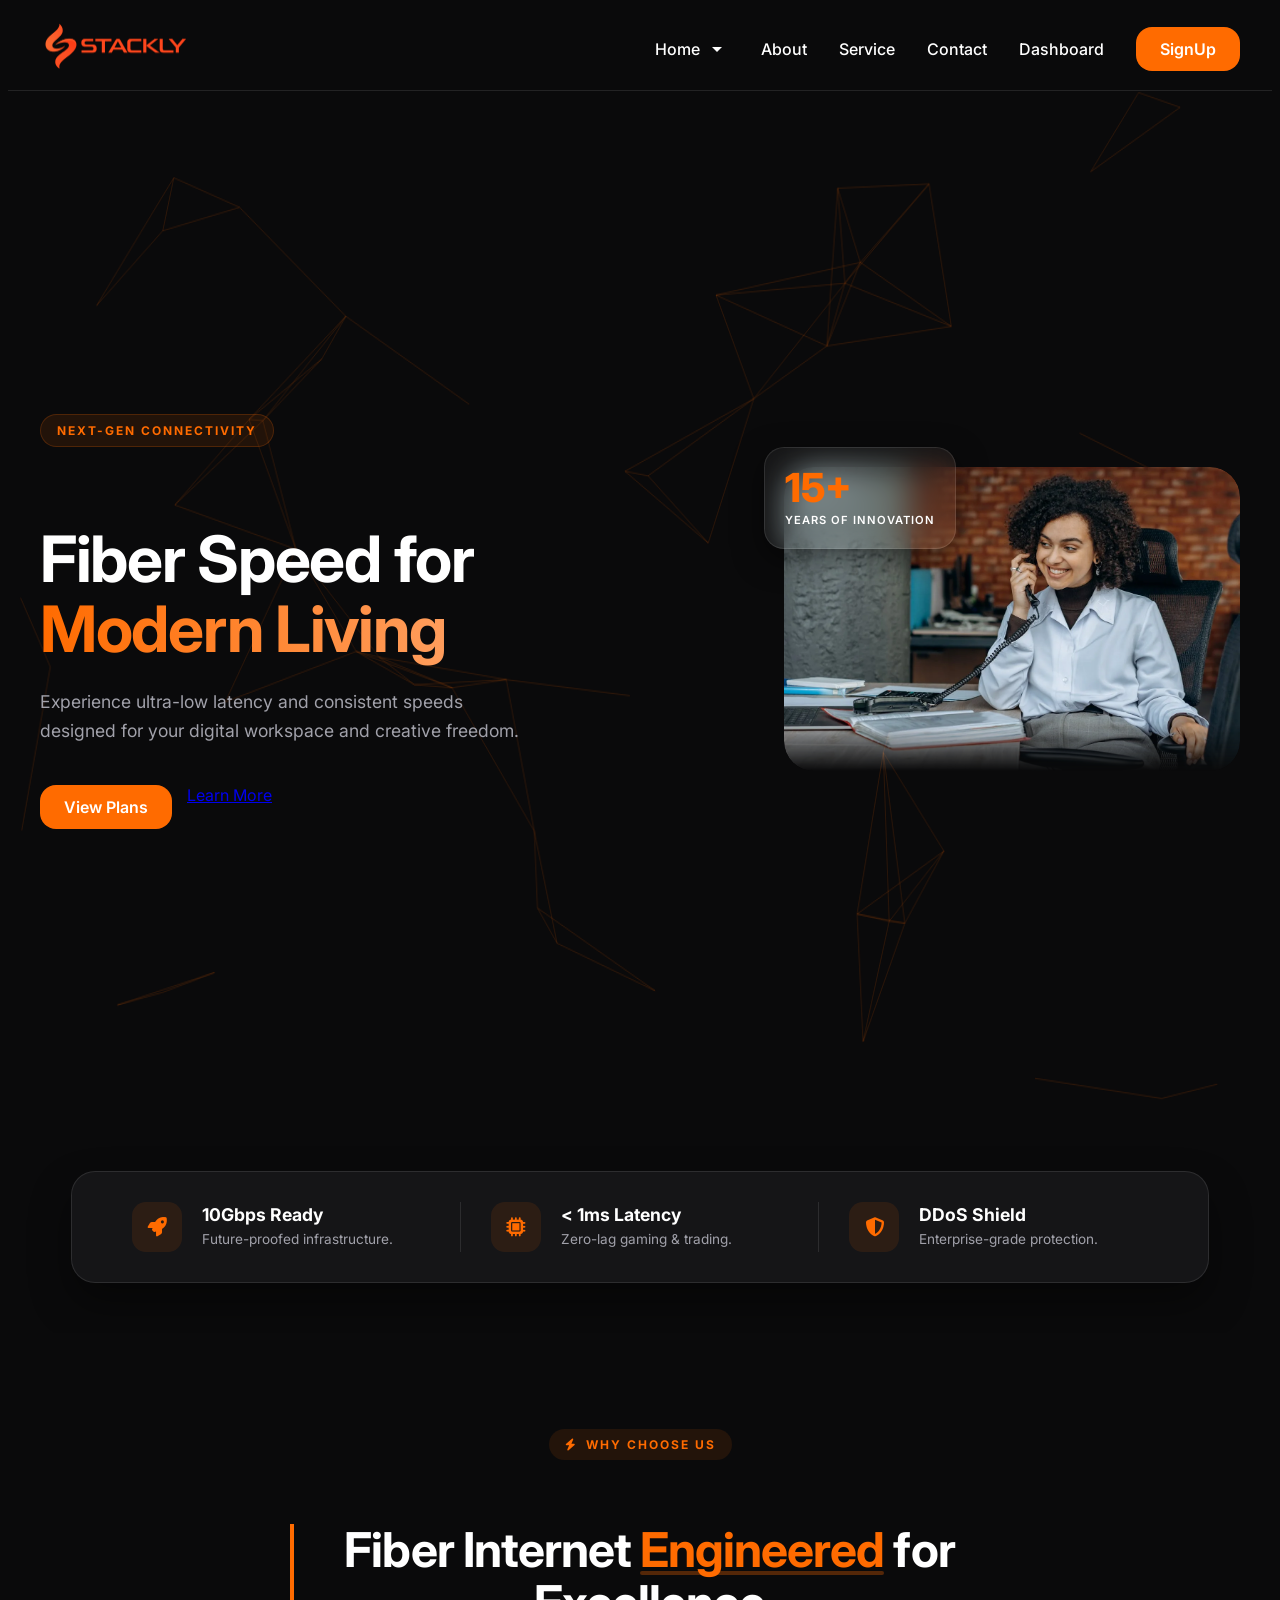
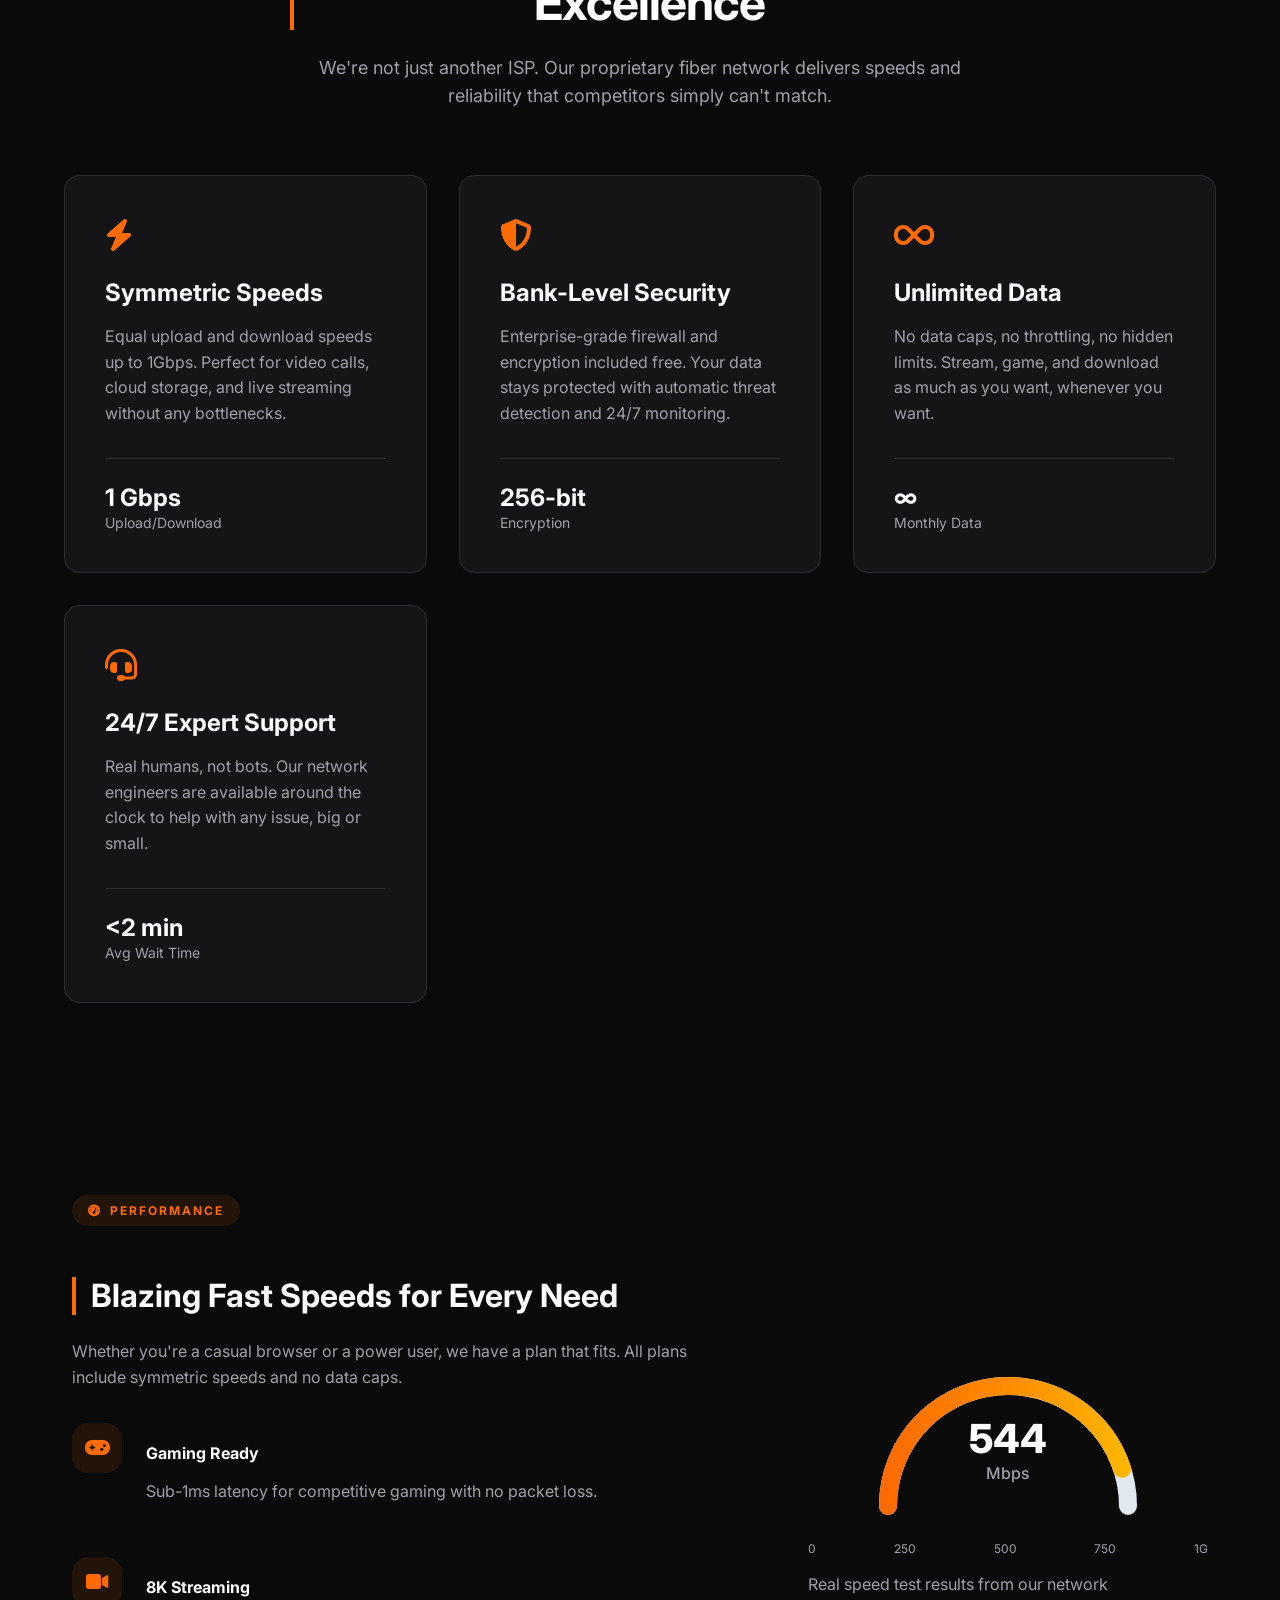
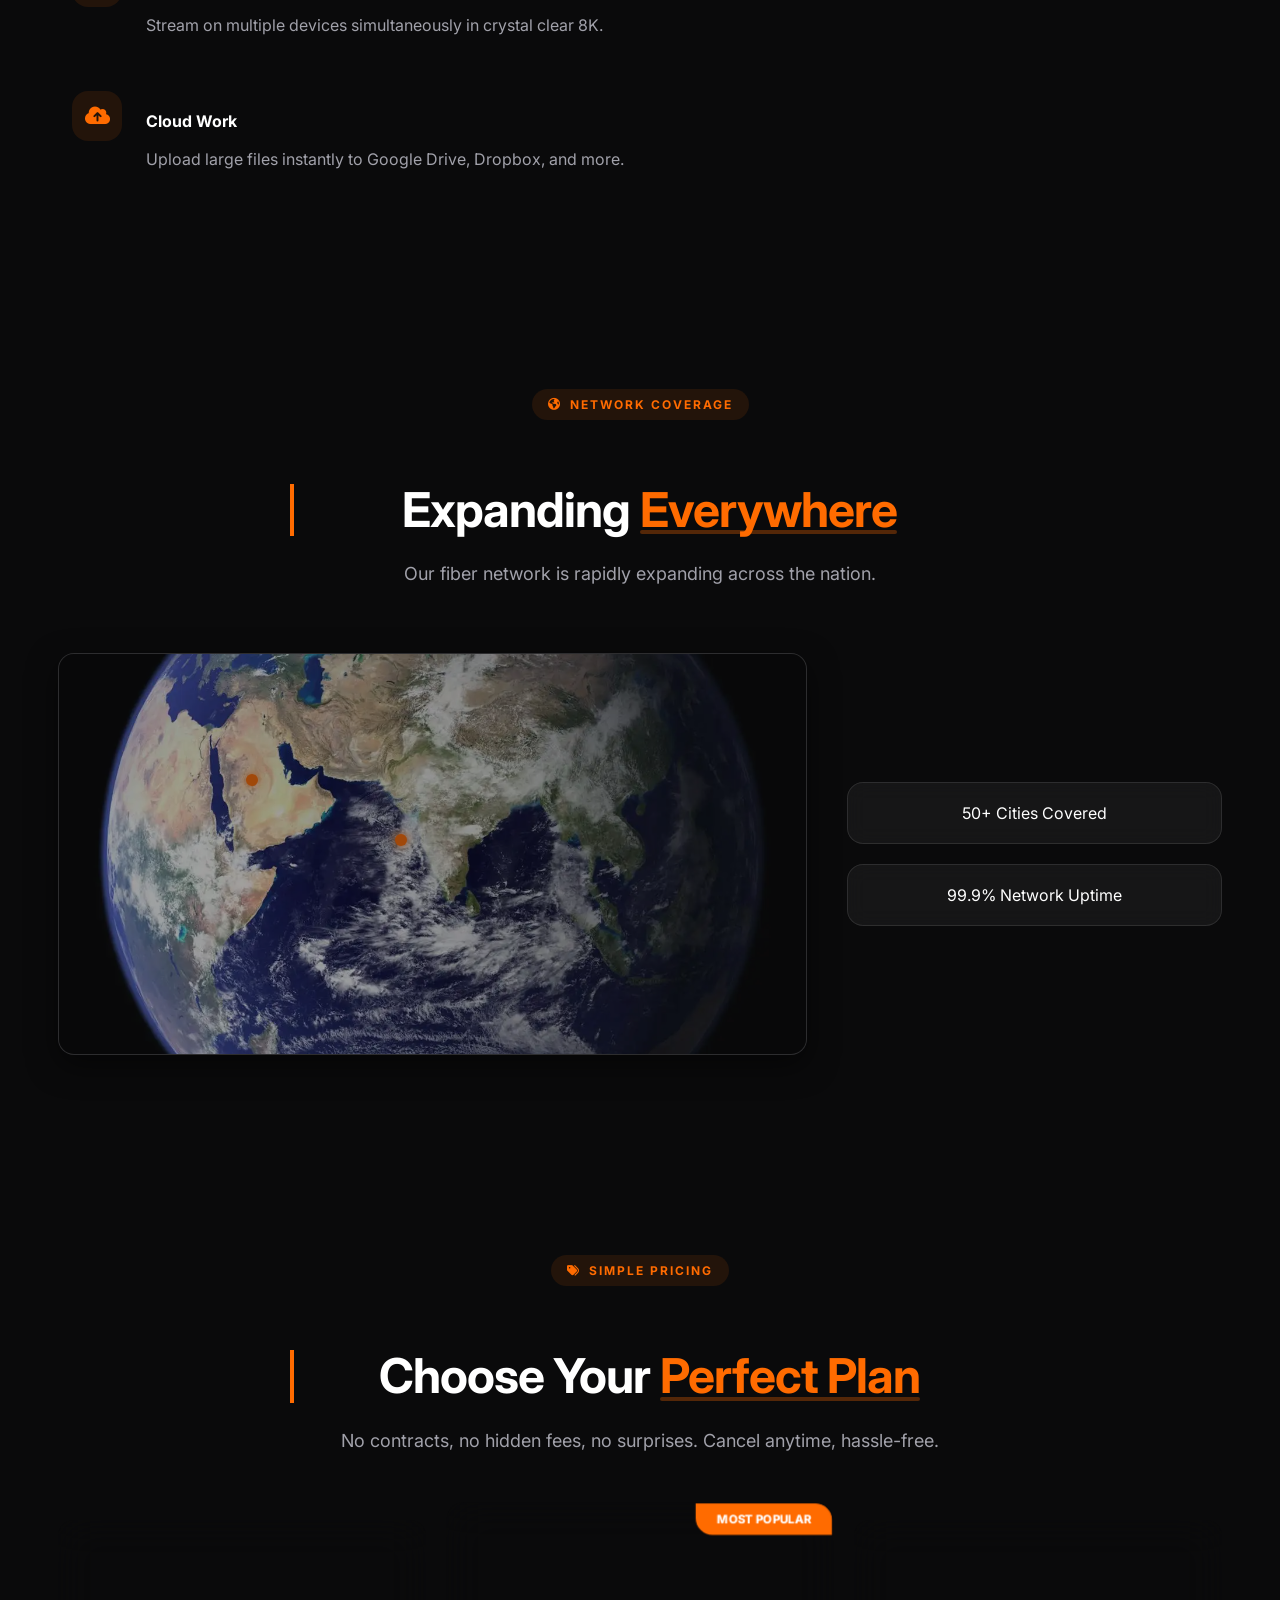
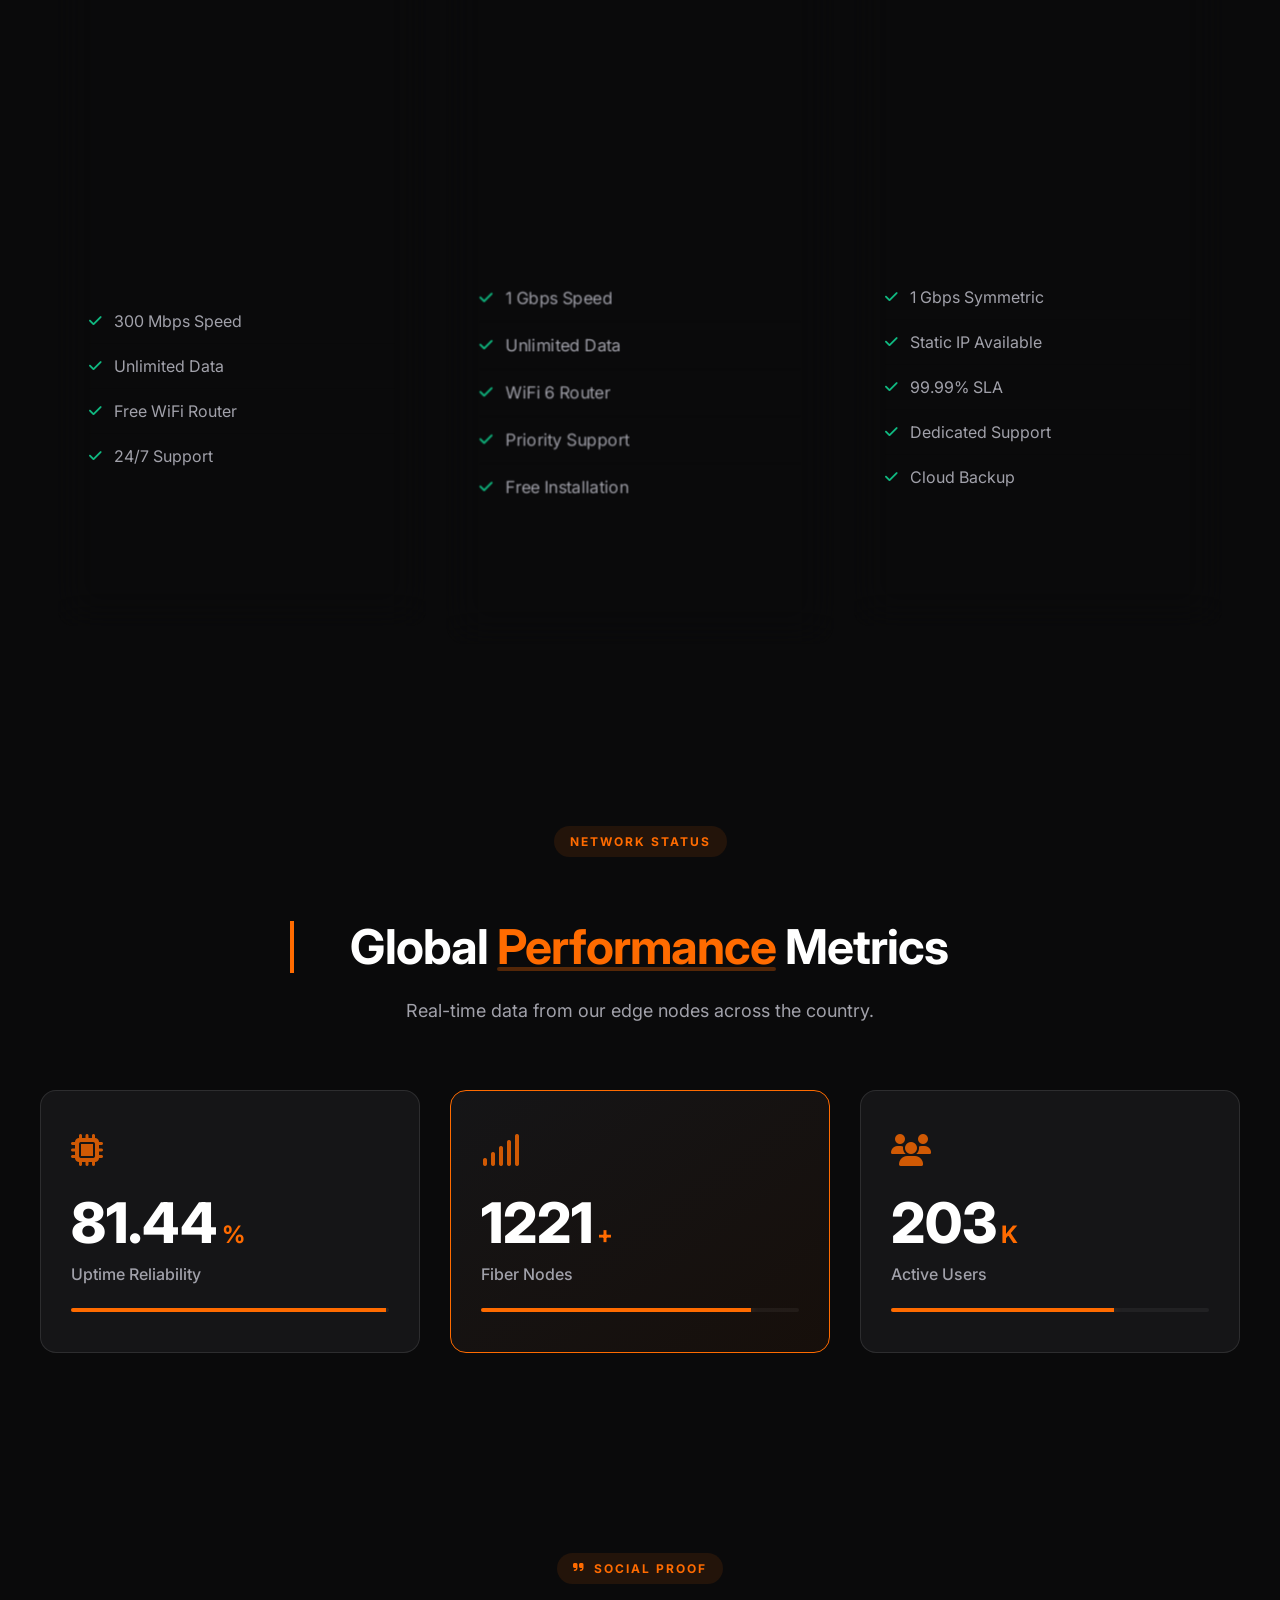
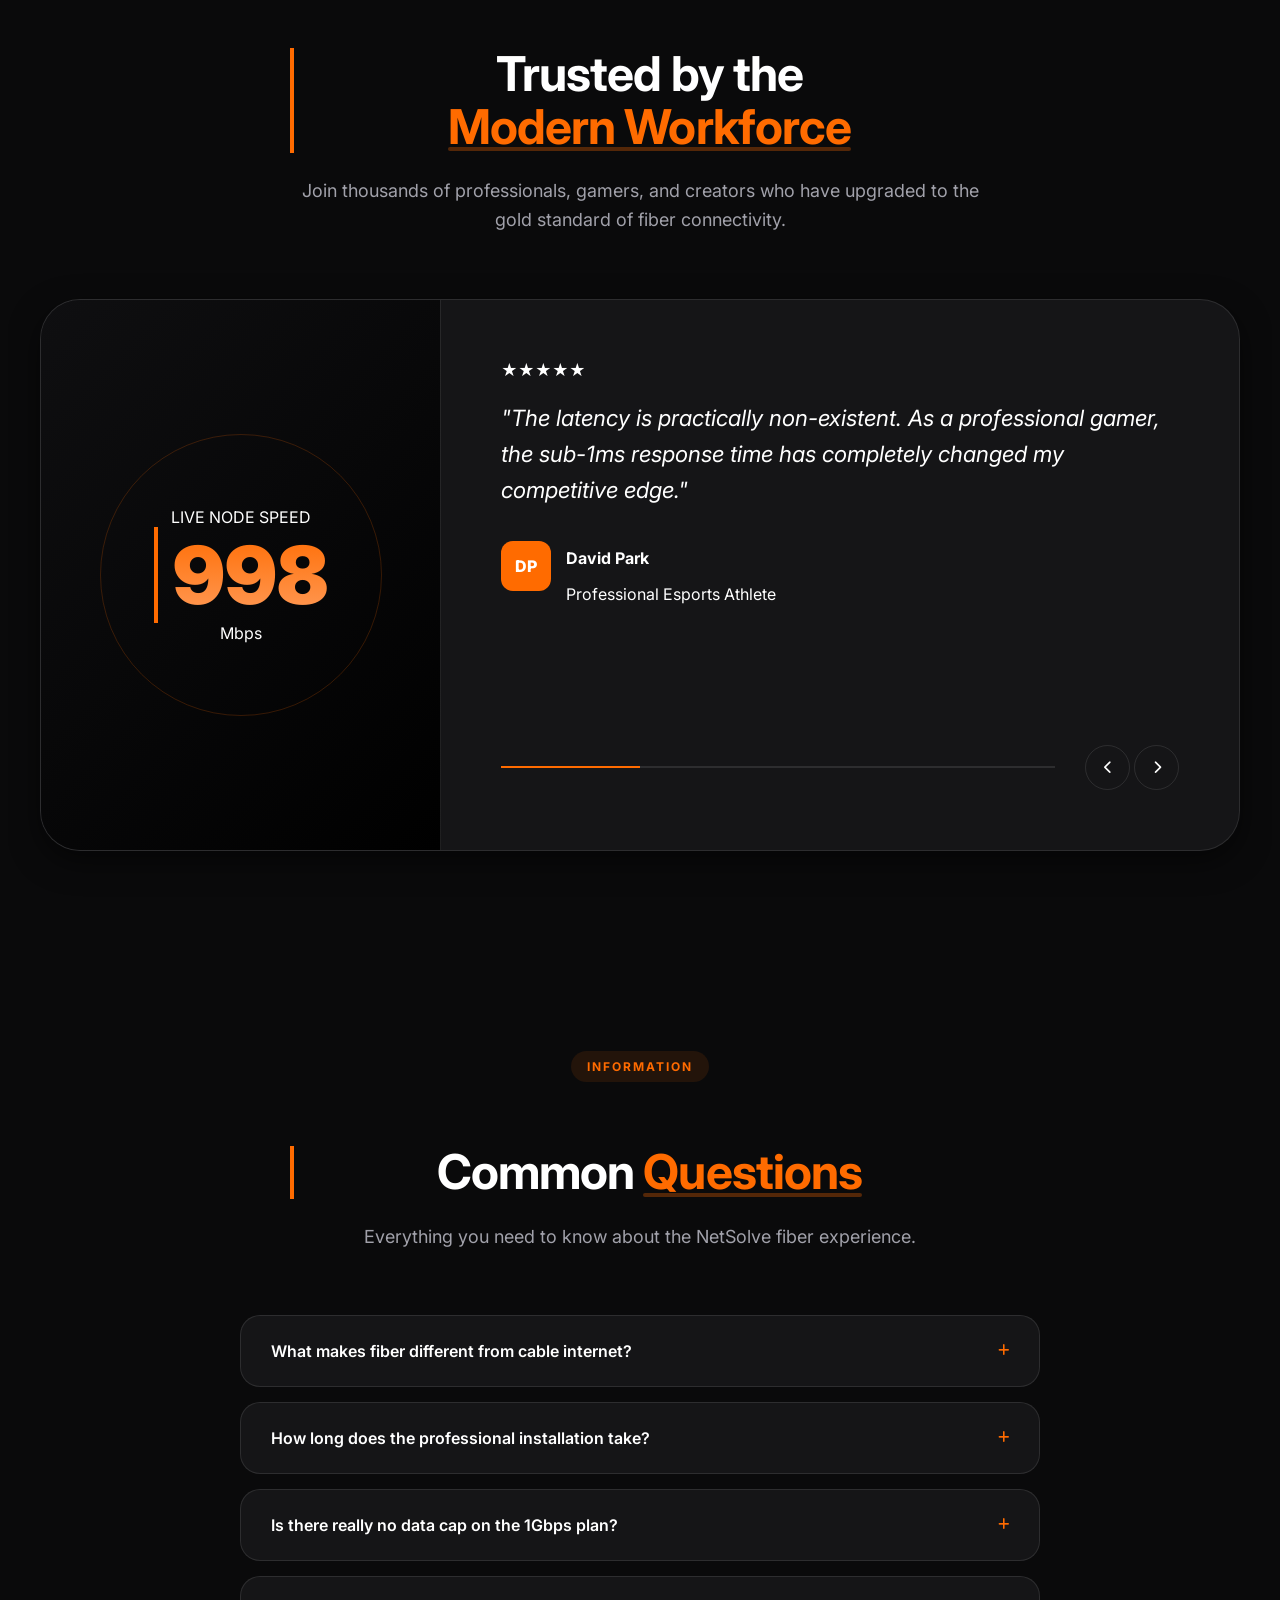
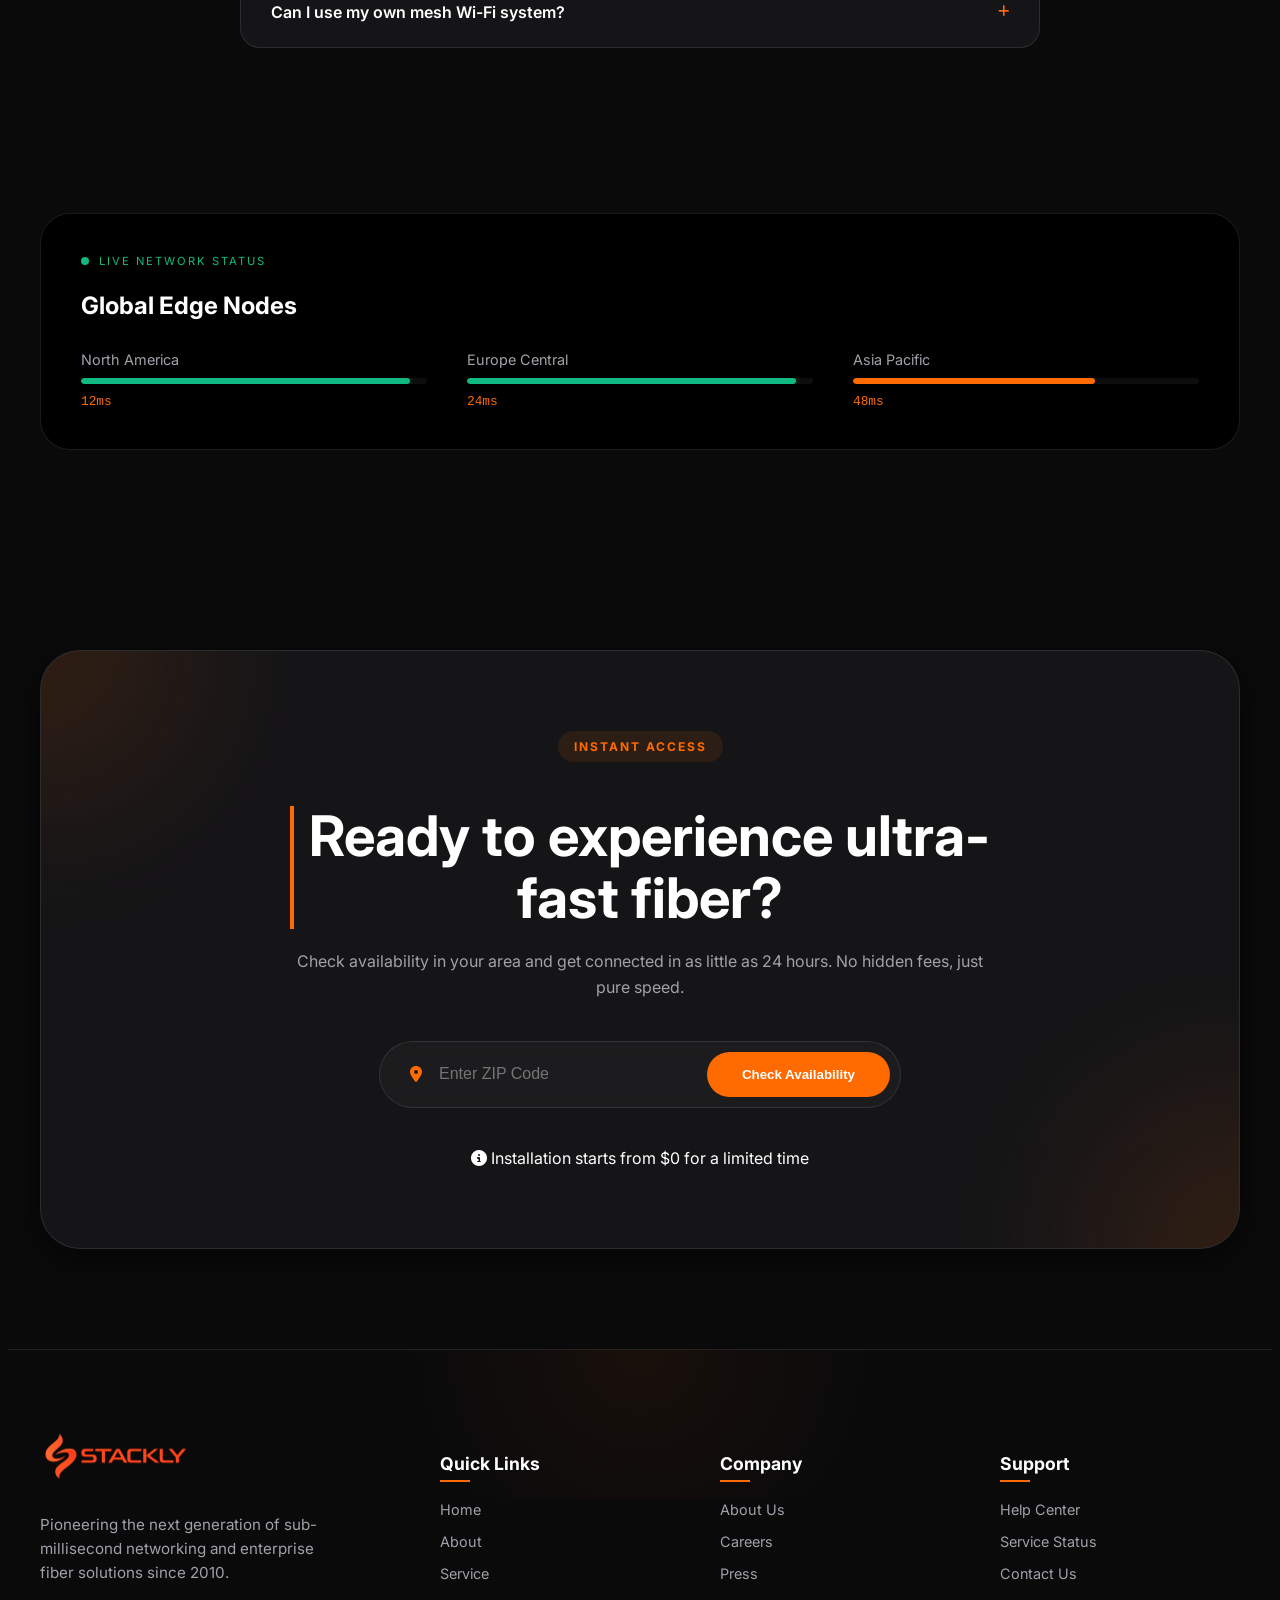
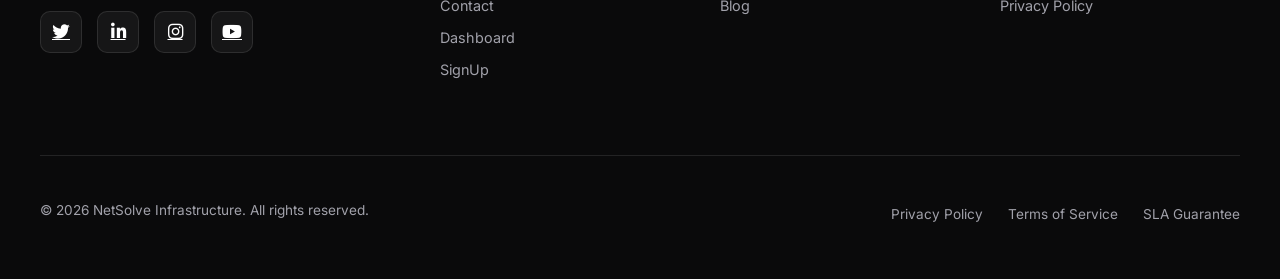
<file: index.html>
<!DOCTYPE html>
<html lang="en">

<head>
    <meta charset="UTF-8">
    <meta name="viewport" content="width=device-width, initial-scale=1.0">
    <title>Network Solution</title>

    <link rel="icon" href="./assets/bg remove.webp">
    <link rel="stylesheet" href="./style.css">
    <link rel="stylesheet" href="./root.css">
    <link href="https://fonts.googleapis.com/icon?family=Material+Icons" rel="stylesheet">
    <link href="https://unpkg.com/aos@2.3.4/dist/aos.css" rel="stylesheet">

    <link rel="stylesheet" href="https://cdnjs.cloudflare.com/ajax/libs/font-awesome/6.5.1/css/all.min.css">
    <link
        href="https://fonts.googleapis.com/css2?family=Inter:wght@300;400;500;600;700;800&family=Space+Grotesk:wght@400;500;600;700&display=swap"
        rel="stylesheet">
</head>

<body>

    <div class="bg-orbs">
        <div class="orb orb-1"></div>
        <div class="orb orb-2"></div>
        <div class="orb orb-3"></div>
    </div>

    <header class="main-header">
        <div class="nav-container">
            <div class="logo">
                <a href="index.html"><img src="./assets/orange.webp" alt="" width="150px"></a>
            </div>

            <button class="menu-toggle" id="mobile-menu-btn" aria-label="Toggle Menu">
                <span class="bar"></span>
                <span class="bar"></span>
                <span class="bar"></span>
            </button>

            <nav class="nav-menu" id="nav-menu">
                <ul class="nav-list">
                    <li class="dropdown">
                        <div class="home-link">
                            <a href="index.html" class="active nav-link">Home</a>
                            <span class="material-icons dropdown-arrow">arrow_drop_down</span>
                        </div>

                        <ul class="dropdown-menu">
                            <li><a href="./home 2/index.html">Home Style 2</a></li>
                        </ul>
                    </li>
                    <li><a href="about.html" class="nav-link">About</a></li>
                    <li><a href="service.html" class="nav-link">Service</a></li>
                    <li><a href="service.html" class="nav-link">Contact</a></li>
                    <li><a href="service.html" class="nav-link">Dashboard</a></li>
                    <li><a href="sign.html" class="btn-primary">SignUp</a></li>
                </ul>
            </nav>
        </div>
    </header>

    <main>
        <section class="hero-premium">
    <!-- Your Original Background Animation -->
    <canvas id="network-canvas"></canvas>

    <div class="container hero-flex-container">
        <!-- Text Side -->
        <div class="hero-content-box">
            <span class="hero-tag">NEXT-GEN CONNECTIVITY</span>
            <h1>Fiber Speed for <br><span class="text-gradient">Modern Living</span></h1>
            <p>Experience ultra-low latency and consistent speeds designed for your digital workspace and creative freedom.</p>
            
            <div class="hero-cta-group">
                <a href="./plans.html" class="btn-primary">View Plans</a>
                <a href="./404.html" class="btn-secondary">Learn More</a>
            </div>
        </div>

        <!-- Visual Side: The New Floating Experience Card -->
        <div class="hero-visual-box">
            <div class="experience-card">
                <div class="card-glow"></div>
                <span class="exp-number">15+</span>
                <span class="exp-text">Years of Innovation</span>
            </div>
            <!-- Sub-illustration or Hero Image -->
            <img src="./assets/w1.webp" alt="Fiber Technology" class="hero-image">
        </div>
    </div>
</section>







        <section class="hero-bridge">
            <div class="container">
                <div class="bridge-grid">
                    <div class="bridge-item" data-aos="fade-up">
                        <div class="bridge-icon">
                            <i class="fas fa-rocket"></i>
                            <div class="icon-pulse"></div>
                        </div>
                        <div class="bridge-text">
                            <h3>10Gbps Ready</h3>
                            <p>Future-proofed infrastructure.</p>
                        </div>
                    </div>

                    <div class="bridge-item" data-aos="fade-up" data-aos-delay="100">
                        <div class="bridge-icon">
                            <i class="fas fa-microchip"></i>
                            <div class="icon-pulse"></div>
                        </div>
                        <div class="bridge-text">
                            <h3>
                                < 1ms Latency</h3>
                                    <p>Zero-lag gaming & trading.</p>
                        </div>
                    </div>

                    <div class="bridge-item" data-aos="fade-up" data-aos-delay="200">
                        <div class="bridge-icon">
                            <i class="fas fa-shield-alt"></i>
                            <div class="icon-pulse"></div>
                        </div>
                        <div class="bridge-text">
                            <h3>DDoS Shield</h3>
                            <p>Enterprise-grade protection.</p>
                        </div>
                    </div>
                </div>
            </div>
        </section>







        <section class="services-section" id="services" data-aos="fade-down">
            <div class="container">
                <div class="section-header">
                    <span class="section-tag"><i class="fas fa-bolt"></i> Why Choose Us</span>
                    <h2>Fiber Internet <span class="accent">Engineered</span> for Excellence</h2>
                    <p>We're not just another ISP. Our proprietary fiber network delivers speeds and reliability that
                        competitors simply can't match.</p>
                </div>

                <div class="services-grid">
                    <div class="service-card" data-aos="fade-up" data-aos-delay="0">
                        <div class="service-icon">
                            <i class="fas fa-bolt"></i>
                        </div>
                        <h3>Symmetric Speeds</h3>
                        <p>Equal upload and download speeds up to 1Gbps. Perfect for video calls, cloud storage, and
                            live streaming without any bottlenecks.</p>
                        <div class="service-stats">
                            <span class="service-stat">1 Gbps</span>
                            <span class="service-label">Upload/Download</span>
                        </div>
                    </div>

                    <div class="service-card" data-aos="fade-up" data-aos-delay="100">
                        <div class="service-icon">
                            <i class="fas fa-shield-alt"></i>
                        </div>
                        <h3>Bank-Level Security</h3>
                        <p>Enterprise-grade firewall and encryption included free. Your data stays protected with
                            automatic threat detection and 24/7 monitoring.</p>
                        <div class="service-stats">
                            <span class="service-stat">256-bit</span>
                            <span class="service-label">Encryption</span>
                        </div>
                    </div>

                    <div class="service-card" data-aos="fade-up" data-aos-delay="200">
                        <div class="service-icon">
                            <i class="fas fa-infinity"></i>
                        </div>
                        <h3>Unlimited Data</h3>
                        <p>No data caps, no throttling, no hidden limits. Stream, game, and download as much as you
                            want, whenever you want.</p>
                        <div class="service-stats">
                            <span class="service-stat">∞</span>
                            <span class="service-label">Monthly Data</span>
                        </div>
                    </div>

                    <div class="service-card" data-aos="fade-up" data-aos-delay="300">
                        <div class="service-icon">
                            <i class="fas fa-headset"></i>
                        </div>
                        <h3>24/7 Expert Support</h3>
                        <p>Real humans, not bots. Our network engineers are available around the clock to help with any
                            issue, big or small.</p>
                        <div class="service-stats">
                            <span class="service-stat">
                                <2 min</span>
                                    <span class="service-label">Avg Wait Time</span>
                        </div>
                    </div>
                </div>
            </div>
        </section>







        <section class="speed-showcase" id="speed-section" data-aos="fade-up">
            <div class="container">
                <div class="speed-grid">
                    <div class="speed-text">
                        <span class="section-tag"><i class="fas fa-tachometer-alt"></i> Performance</span>
                        <h2>Blazing Fast <span class="accent">Speeds</span> for Every Need</h2>
                        <p>Whether you're a casual browser or a power user, we have a plan that fits. All plans include
                            symmetric speeds and no data caps.</p>

                        <div class="speed-features">
                            <div class="s-feature">
                                <div class="s-icon"><i class="fas fa-gamepad"></i></div>
                                <div>
                                    <h4>Gaming Ready</h4>
                                    <p>Sub-1ms latency for competitive gaming with no packet loss.</p>
                                </div>
                            </div>
                            <div class="s-feature">
                                <div class="s-icon"><i class="fas fa-video"></i></div>
                                <div>
                                    <h4>8K Streaming</h4>
                                    <p>Stream on multiple devices simultaneously in crystal clear 8K.</p>
                                </div>
                            </div>
                            <div class="s-feature">
                                <div class="s-icon"><i class="fas fa-cloud-upload-alt"></i></div>
                                <div>
                                    <h4>Cloud Work</h4>
                                    <p>Upload large files instantly to Google Drive, Dropbox, and more.</p>
                                </div>
                            </div>
                        </div>
                    </div>

                    <div class="speed-visual">
                        <div class="gauge-container">
                            <div class="gauge-wrapper">
                                <svg class="gauge-svg" viewBox="0 0 200 100">
                                    <defs>
                                        <linearGradient id="gaugeGradient" x1="0%" y1="0%" x2="100%" y2="0%">
                                            <stop offset="0%" style="stop-color:#FF6B00" />
                                            <stop offset="50%" style="stop-color:#FF8C00" />
                                            <stop offset="100%" style="stop-color:#FFB700" />
                                        </linearGradient>
                                    </defs>
                                    <path class="gauge-bg" d="M20,90 A80,80 0 0,1 180,90" fill="none" stroke="#e2e8f0"
                                        stroke-width="12" stroke-linecap="round" />
                                    <path class="gauge-fill" id="speed-path" d="M20,90 A80,80 0 0,1 180,90" fill="none"
                                        stroke="url(#gaugeGradient)" stroke-width="12" stroke-linecap="round"
                                        stroke-dasharray="251" stroke-dashoffset="251" />
                                </svg>
                                <div class="gauge-center">
                                    <span class="speed-value" id="speed-number">0</span>
                                    <span class="speed-unit">Mbps</span>
                                </div>
                            </div>
                            <div class="gauge-labels">
                                <span>0</span>
                                <span>250</span>
                                <span>500</span>
                                <span>750</span>
                                <span>1G</span>
                            </div>
                        </div>
                        <p class="gauge-caption">Real speed test results from our network</p>
                    </div>
                </div>
            </div>
        </section>








        <section class="coverage-section" id="coverage">
            <div class="container">
                <div class="section-header dark">
                    <span class="section-tag"><i class="fas fa-globe-americas"></i> Network Coverage</span>
                    <h2>Expanding <span class="accent">Everywhere</span></h2>
                    <p>Our fiber network is rapidly expanding across the nation.</p>
                </div>

                <div class="coverage-wrapper">
                    <div class="coverage-map">
                        <div class="map-visual">
                            <div class="pulse-point" style="top: 30%; left: 25%;"></div>
                            <div class="pulse-point active" style="top: 45%; left: 45%;"></div>
                        </div>
                    </div>
                    <div class="coverage-info">
                        <div class="coverage-stat">
                            <span class="coverage-number">50+</span>
                            <span class="coverage-label">Cities Covered</span>
                        </div>
                        <div class="coverage-stat">
                            <span class="coverage-number">99.9%</span>
                            <span class="coverage-label">Network Uptime</span>
                        </div>
                    </div>
                </div>
            </div>
        </section>









        <section class="pricing-section" id="pricing" data-aos="fade-up">
            <div class="container">
                <div class="section-header">
                    <span class="section-tag"><i class="fas fa-tags"></i> Simple Pricing</span>
                    <h2>Choose Your <span class="accent">Perfect Plan</span></h2>
                    <p>No contracts, no hidden fees, no surprises. Cancel anytime, hassle-free.</p>
                </div>

                <div class="pricing-grid">
                    <div class="pricing-card">
                        <div class="pricing-header">
                            <div class="plan-icon"><i class="fas fa-home"></i></div>
                            <h3>Home Basic</h3>
                            <p>Perfect for everyday browsing and streaming</p>
                        </div>
                        <div class="pricing-price">
                            <span class="currency">$</span>
                            <span class="amount">49</span>
                            <span class="period">/month</span>
                        </div>
                        <ul class="pricing-features">
                            <li><i class="fas fa-check"></i> 300 Mbps Speed</li>
                            <li><i class="fas fa-check"></i> Unlimited Data</li>
                            <li><i class="fas fa-check"></i> Free WiFi Router</li>
                            <li><i class="fas fa-check"></i> 24/7 Support</li>
                        </ul>
                        <a href="./404.html" class="btn-pricing">Get Started</a>
                    </div>

                    <div class="pricing-card popular">
                        <div class="popular-badge">Most Popular</div>
                        <div class="pricing-header">
                            <div class="plan-icon"><i class="fas fa-fire"></i></div>
                            <h3>Home Pro</h3>
                            <p>Best for gaming and 4K streaming</p>
                        </div>
                        <div class="pricing-price">
                            <span class="currency">$</span>
                            <span class="amount">79</span>
                            <span class="period">/month</span>
                        </div>
                        <ul class="pricing-features">
                            <li><i class="fas fa-check"></i> 1 Gbps Speed</li>
                            <li><i class="fas fa-check"></i> Unlimited Data</li>
                            <li><i class="fas fa-check"></i> WiFi 6 Router</li>
                            <li><i class="fas fa-check"></i> Priority Support</li>
                            <li><i class="fas fa-check"></i> Free Installation</li>
                        </ul>
                        <a href="./404.html" class="btn-pricing primary">Get Started</a>
                    </div>

                    <div class="pricing-card">
                        <div class="pricing-header">
                            <div class="plan-icon"><i class="fas fa-briefcase"></i></div>
                            <h3>Business</h3>
                            <p>For small businesses and home offices</p>
                        </div>
                        <div class="pricing-price">
                            <span class="currency">$</span>
                            <span class="amount">149</span>
                            <span class="period">/month</span>
                        </div>
                        <ul class="pricing-features">
                            <li><i class="fas fa-check"></i> 1 Gbps Symmetric</li>
                            <li><i class="fas fa-check"></i> Static IP Available</li>
                            <li><i class="fas fa-check"></i> 99.99% SLA</li>
                            <li><i class="fas fa-check"></i> Dedicated Support</li>
                            <li><i class="fas fa-check"></i> Cloud Backup</li>
                        </ul>
                        <a href="./404.html" class="btn-pricing">Get Started</a>
                    </div>
                </div>
            </div>
        </section>





        <section class="stats-section" id="stats-trigger">
            <div class="container">
                <div class="section-header">
                    <span class="section-tag">Network Status</span>
                    <h2>Global <span class="accent">Performance</span> Metrics</h2>
                    <p>Real-time data from our edge nodes across the country.</p>
                </div>

                <div class="stats-grid">
                    <div class="stat-card">
                        <div class="stat-icon"><i class="fas fa-microchip"></i></div>
                        <div class="stat-info">
                            <h3 class="stat-number" data-target="99.99">0</h3>
                            <span class="stat-suffix">%</span>
                            <p>Uptime Reliability</p>
                        </div>
                        <div class="stat-progress">
                            <div class="progress-fill" style="width: 99%"></div>
                        </div>
                    </div>

                    <div class="stat-card featured">
                        <div class="stat-icon"><i class="fas fa-signal"></i></div>
                        <div class="stat-info">
                            <h3 class="stat-number" data-target="1500">0</h3>
                            <span class="stat-suffix">+</span>
                            <p>Fiber Nodes</p>
                        </div>
                        <div class="stat-progress">
                            <div class="progress-fill" style="width: 85%"></div>
                        </div>
                    </div>

                    <div class="stat-card">
                        <div class="stat-icon"><i class="fas fa-users"></i></div>
                        <div class="stat-info">
                            <h3 class="stat-number" data-target="250">0</h3>
                            <span class="stat-suffix">K</span>
                            <p>Active Users</p>
                        </div>
                        <div class="stat-progress">
                            <div class="progress-fill" style="width: 70%"></div>
                        </div>
                    </div>
                </div>
            </div>
        </section>




        <section class="premium-testimonial-section" id="testimonial-area">
            <div class="container">
                <div class="section-header testimonial-header-wrap">
                    <div class="section-tag">
                        <i class="fas fa-quote-right"></i>
                        <span>Social Proof</span>
                    </div>
                    <h2>Trusted by the <span class="accent">Modern Workforce</span></h2>
                    <p>Join thousands of professionals, gamers, and creators who have upgraded to the gold standard of
                        fiber connectivity.</p>
                    <div class="header-line"></div>
                </div>

                <div class="testimonial-ui-wrapper">

                    <div class="visual-side">
                        <div class="speed-monitor">
                            <div class="orbit-ring"></div>
                            <div class="monitor-content">
                                <span class="label">LIVE NODE SPEED</span>
                                <h2 id="live-speed">0</h2>
                                <span class="unit">Mbps</span>
                            </div>
                        </div>
                    </div>

                    <div class="content-side">
                        <div class="testimonial-container">

                            <div class="testimonial-item active" data-speed="998">
                                <div class="stars">★★★★★</div>
                                <p>"The latency is practically non-existent. As a professional gamer, the sub-1ms
                                    response time has completely changed my competitive edge."</p>
                                <div class="user-profile">
                                    <div class="avatar">DP</div>
                                    <div class="details">
                                        <h4>David Park</h4>
                                        <span>Professional Esports Athlete</span>
                                    </div>
                                </div>
                            </div>

                            <div class="testimonial-item" data-speed="1024">
                                <div class="stars">★★★★★</div>
                                <p>"Uploading 4K raw footage used to take my team an entire night. Now, we're done
                                    before the coffee is cold. Simply unmatched."</p>
                                <div class="user-profile">
                                    <div class="avatar">SJ</div>
                                    <div class="details">
                                        <h4>Sarah Johnson</h4>
                                        <span>Creative Director</span>
                                    </div>
                                </div>
                            </div>

                            <div class="testimonial-item" data-speed="850">
                                <div class="stars">★★★★★</div>
                                <p>"Remote server management requires extreme stability. NetSolve is the only ISP I've
                                    used that has zero packet loss during peak hours."</p>
                                <div class="user-profile">
                                    <div class="avatar">MC</div>
                                    <div class="details">
                                        <h4>Michael Chen</h4>
                                        <span>Systems Architect</span>
                                    </div>
                                </div>
                            </div>

                            <div class="testimonial-item" data-speed="940">
                                <div class="stars">★★★★★</div>
                                <p>"Customer service is actually human. When we upgraded our office, their engineers
                                    were on-site the next day. Truly premium service."</p>
                                <div class="user-profile">
                                    <div class="avatar">EL</div>
                                    <div class="details">
                                        <h4>Elena Rodriguez</h4>
                                        <span>Tech Startup Founder</span>
                                    </div>
                                </div>
                            </div>

                        </div>

                        <div class="ui-controls">
                            <div class="progress-bar">
                                <div class="fill" id="ui-progress"></div>
                            </div>
                            <div class="btn-group">
                                <button onclick="prevTestimonial()"><i class="fas fa-chevron-left"></i></button>
                                <button onclick="nextTestimonial()"><i class="fas fa-chevron-right"></i></button>
                            </div>
                        </div>
                    </div>

                </div>
            </div>
        </section>








        <section class="faq-section" id="faq">
            <div class="container">
                <div class="section-header">
                    <span class="section-tag">Information</span>
                    <h2>Common <span class="accent">Questions</span></h2>
                    <p>Everything you need to know about the NetSolve fiber experience.</p>
                </div>

                <div class="faq-container">
                    <div class="faq-item" data-aos="fade-up">
                        <div class="faq-question">
                            <span>What makes fiber different from cable internet?</span>
                            <i class="fas fa-plus"></i>
                        </div>
                        <div class="faq-answer">
                            <p>Fiber uses light pulses through glass strands, offering symmetric speeds (same
                                upload/download) and significantly lower latency compared to traditional copper cable
                                networks.</p>
                        </div>
                    </div>

                    <div class="faq-item" data-aos="fade-up" data-aos-delay="100">
                        <div class="faq-question">
                            <span>How long does the professional installation take?</span>
                            <i class="fas fa-plus"></i>
                        </div>
                        <div class="faq-answer">
                            <p>Our expert engineers typically complete a full residential installation in 60 to 90
                                minutes, including specialized router configuration and signal testing.</p>
                        </div>
                    </div>

                    <div class="faq-item" data-aos="fade-up" data-aos-delay="200">
                        <div class="faq-question">
                            <span>Is there really no data cap on the 1Gbps plan?</span>
                            <i class="fas fa-plus"></i>
                        </div>
                        <div class="faq-answer">
                            <p>Correct. We believe in true connectivity. There are zero data caps, no throttling, and no
                                "fair usage" policies that slow you down.</p>
                        </div>
                    </div>

                    <div class="faq-item" data-aos="fade-up" data-aos-delay="300">
                        <div class="faq-question">
                            <span>Can I use my own mesh Wi-Fi system?</span>
                            <i class="fas fa-plus"></i>
                        </div>
                        <div class="faq-answer">
                            <p>Yes. While we provide a Wi-Fi 6 gateway, our system is fully compatible with popular mesh
                                networks like Eero, Google Nest, and Orbi via bridge mode.</p>
                        </div>
                    </div>
                </div>
            </div>
        </section>





        <section class="node-status-section">
            <div class="container">
                <div class="status-board">
                    <div class="status-header">
                        <div class="live-indicator">
                            <span class="dot-pulse"></span>
                            LIVE NETWORK STATUS
                        </div>
                        <h3>Global Edge Nodes</h3>
                    </div>

                    <div class="node-grid">
                        <div class="node-item">
                            <span class="node-name">North America</span>
                            <div class="status-bar">
                                <div class="fill active"></div>
                            </div>
                            <span class="node-ms">12ms</span>
                        </div>
                        <div class="node-item">
                            <span class="node-name">Europe Central</span>
                            <div class="status-bar">
                                <div class="fill active"></div>
                            </div>
                            <span class="node-ms">24ms</span>
                        </div>
                        <div class="node-item">
                            <span class="node-name">Asia Pacific</span>
                            <div class="status-bar">
                                <div class="fill busy"></div>
                            </div>
                            <span class="node-ms">48ms</span>
                        </div>
                    </div>
                </div>
            </div>
        </section>




        <section class="cta-premium-section">
            <div class="container">
                <div class="cta-glass-wrapper">
                    <div class="glow-orb orb-1"></div>
                    <div class="glow-orb orb-2"></div>

                    <div class="cta-content">
                        <span class="section-tag">Instant Access</span>
                        <h2>Ready to experience <span class="accent">ultra-fast</span> fiber?</h2>
                        <p>Check availability in your area and get connected in as little as 24 hours. No hidden fees,
                            just pure speed.</p>

                        <form class="cta-zip-form" action="404.html" method="GET">
                            <div class="input-group">
                                <i class="fas fa-map-marker-alt"></i>
                                <input type="text" id="cta-zip" placeholder="Enter ZIP Code" required>
                            </div>
                            <button type="submit" class="btn-cta">
                                <span class="btn-text">Check Availability</span>
                                <div class="loading-spinner"></div>
                            </button>
                        </form>

                        <div class="cta-footer-note">
                            <i class="fas fa-info-circle"></i>
                            <span>Installation starts from $0 for a limited time</span>
                        </div>
                    </div>
                </div>
            </div>
        </section>
        
    </main>



    <footer class="main-footer">
        <div class="container">
            <div class="footer-grid">
                <div class="footer-brand">
                    <div class="logo">
                        <a href="./index.html"><img src="./assets/orange.webp" alt="" width="150px"></a>
                    </div>
                    <p>Pioneering the next generation of sub-millisecond networking and enterprise fiber solutions since
                        2010.</p>
                    <div class="social-links">
                        <a href="./404.html"><i class="fab fa-twitter"></i></a>
                        <a href="./404.html"><i class="fab fa-linkedin-in"></i></a>
                        <a href="./404.html"><i class="fab fa-instagram"></i></a>
                        <a href="./404.html"><i class="fab fa-youtube"></i></a>
                    </div>
                </div>

                <div class="footer-links">
                    <h4>Quick Links</h4>
                    <ul>
                        <li><a href="index.html">Home</a></li>
                        <li><a href="about.html">About</a></li>
                        <li><a href="service.html">Service</a></li>
                        <li><a href="contact.html">Contact</a></li>
                        <li><a href="dashboard.html">Dashboard</a></li>
                        <li><a href="sign.html">SignUp</a></li>
                    </ul>
                </div>

                <div class="footer-links">
                    <h4>Company</h4>
                    <ul>
                        <li><a href="./404.html">About Us</a></li>
                        <li><a href="./404.html">Careers</a></li>
                        <li><a href="./404.html">Press</a></li>
                        <li><a href="./404.html">Blog</a></li>
                    </ul>
                </div>

                <div class="footer-links">
                    <h4>Support</h4>
                    <ul>
                        <li><a href="./404.html">Help Center</a></li>
                        <li><a href="./404.html">Service Status</a></li>
                        <li><a href="./404.html">Contact Us</a></li>
                        <li><a href="./404.html">Privacy Policy</a></li>
                    </ul>
                </div>
            </div>

            <div class="footer-bottom">
                <p>&copy; 2026 NetSolve Infrastructure. All rights reserved.</p>
                <div class="legal-links">
                    <a href="./404.html">Privacy Policy</a>
                    <a href="./404.html">Terms of Service</a>
                    <a href="./404.html">SLA Guarantee</a>
                </div>
            </div>
        </div>
    </footer>

    <script src="./script.js"></script>



    <script src="https://unpkg.com/aos@2.3.4/dist/aos.js"></script>

    <script>
        AOS.init({
            duration: 900,
            easing: 'ease-in-out',
            once: true,
        });
    </script>

</body>

</html>
</file>
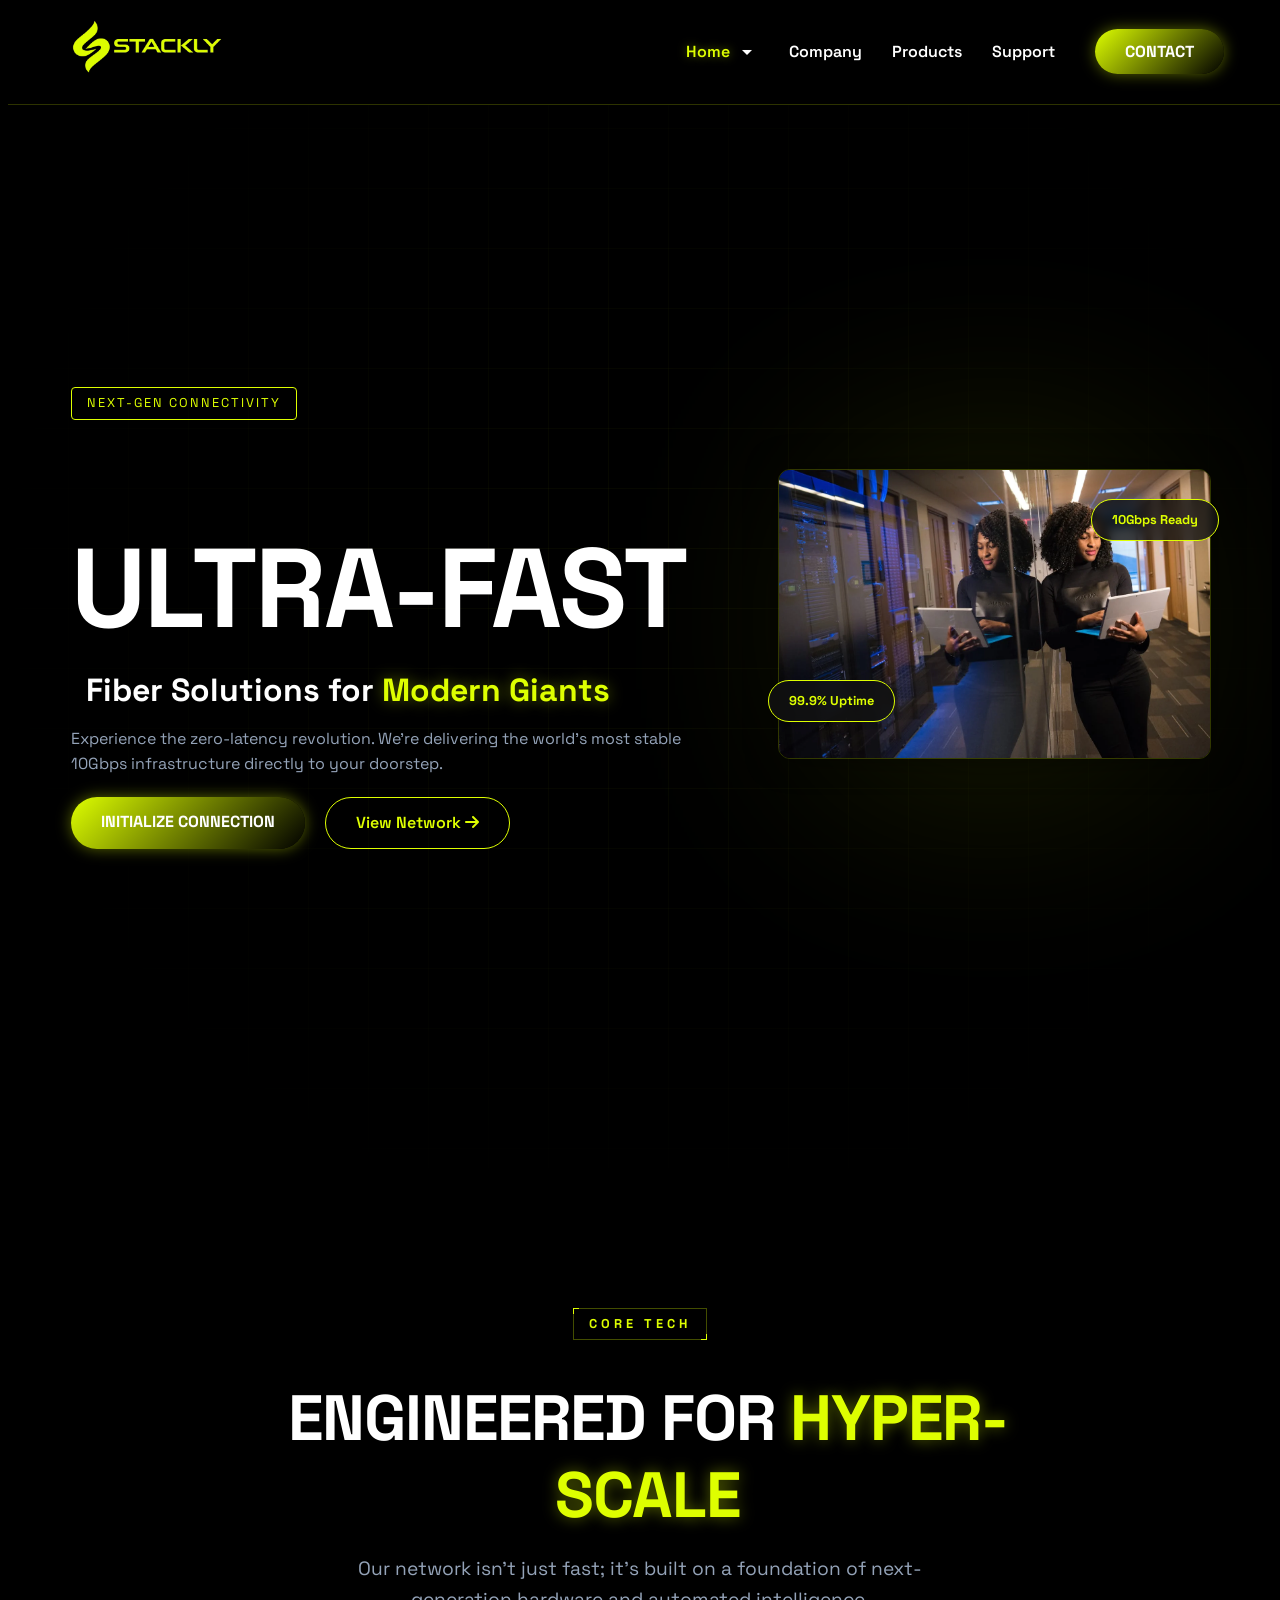
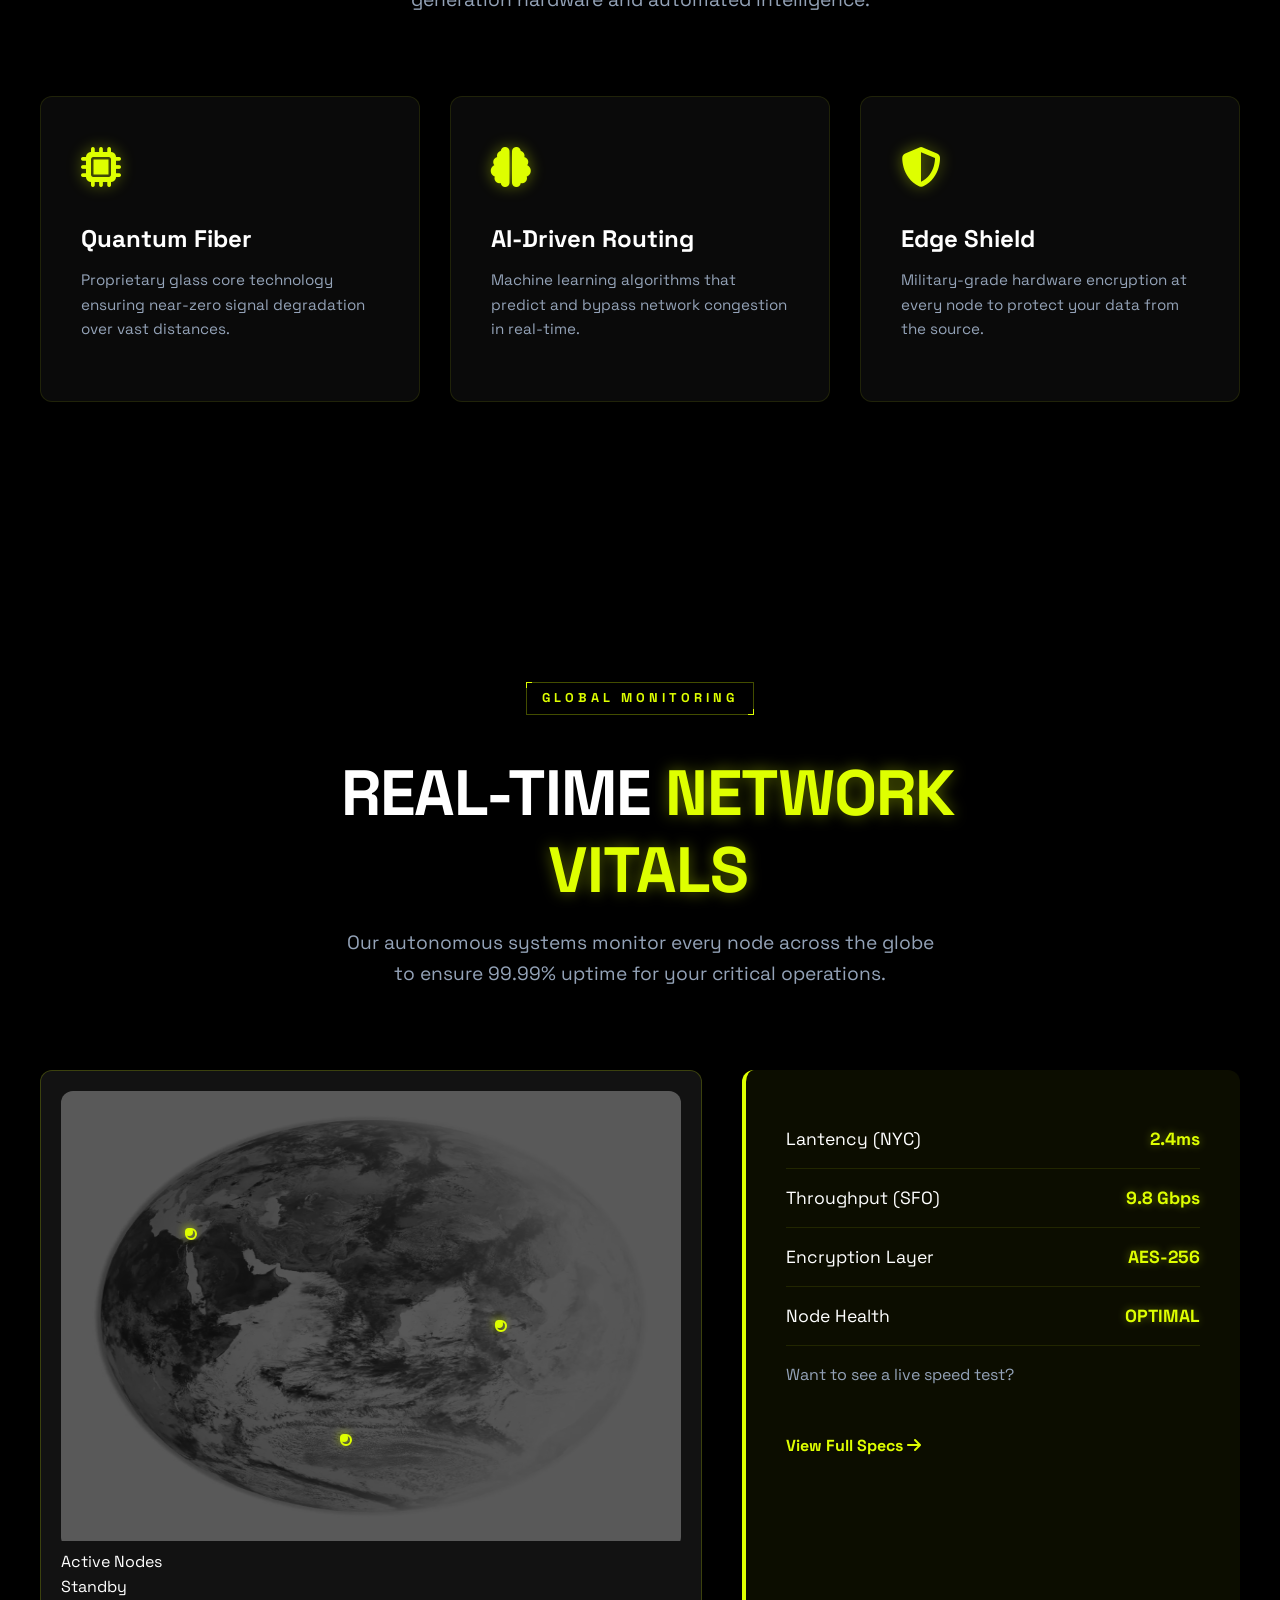
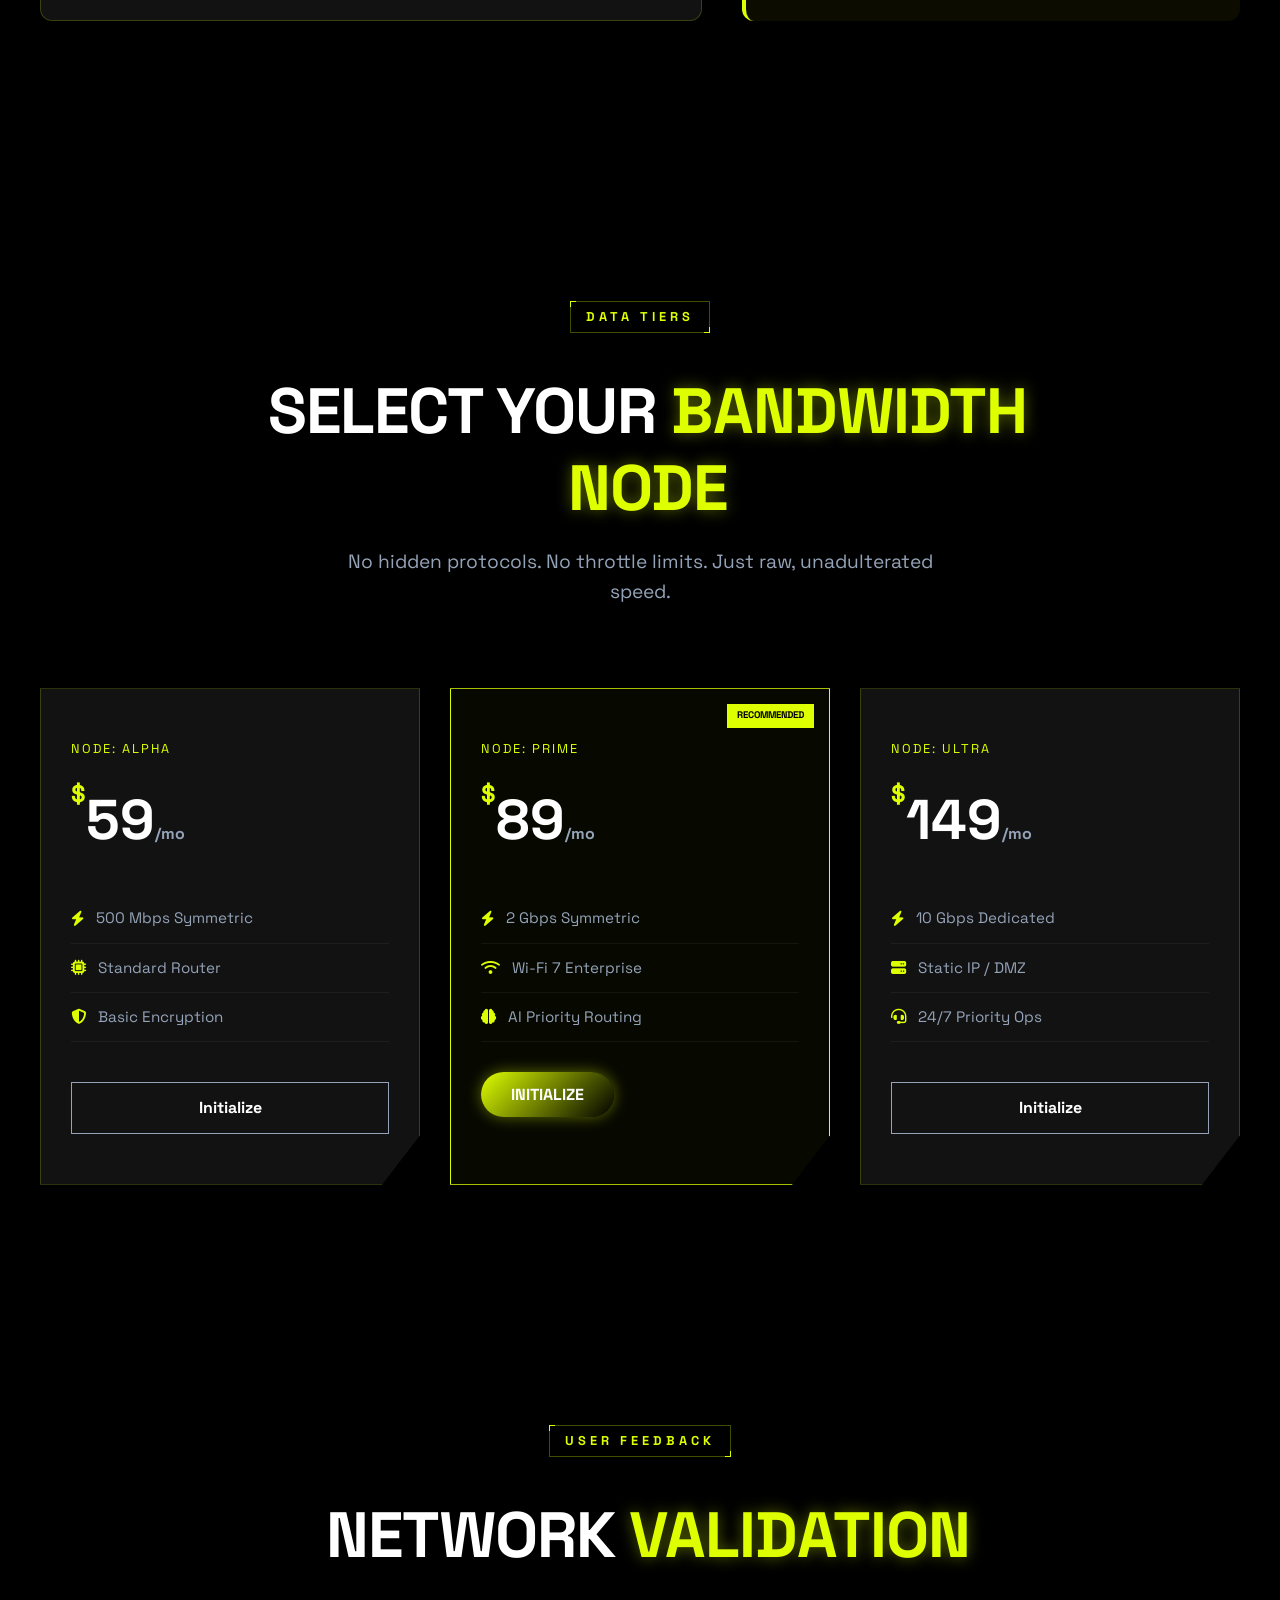
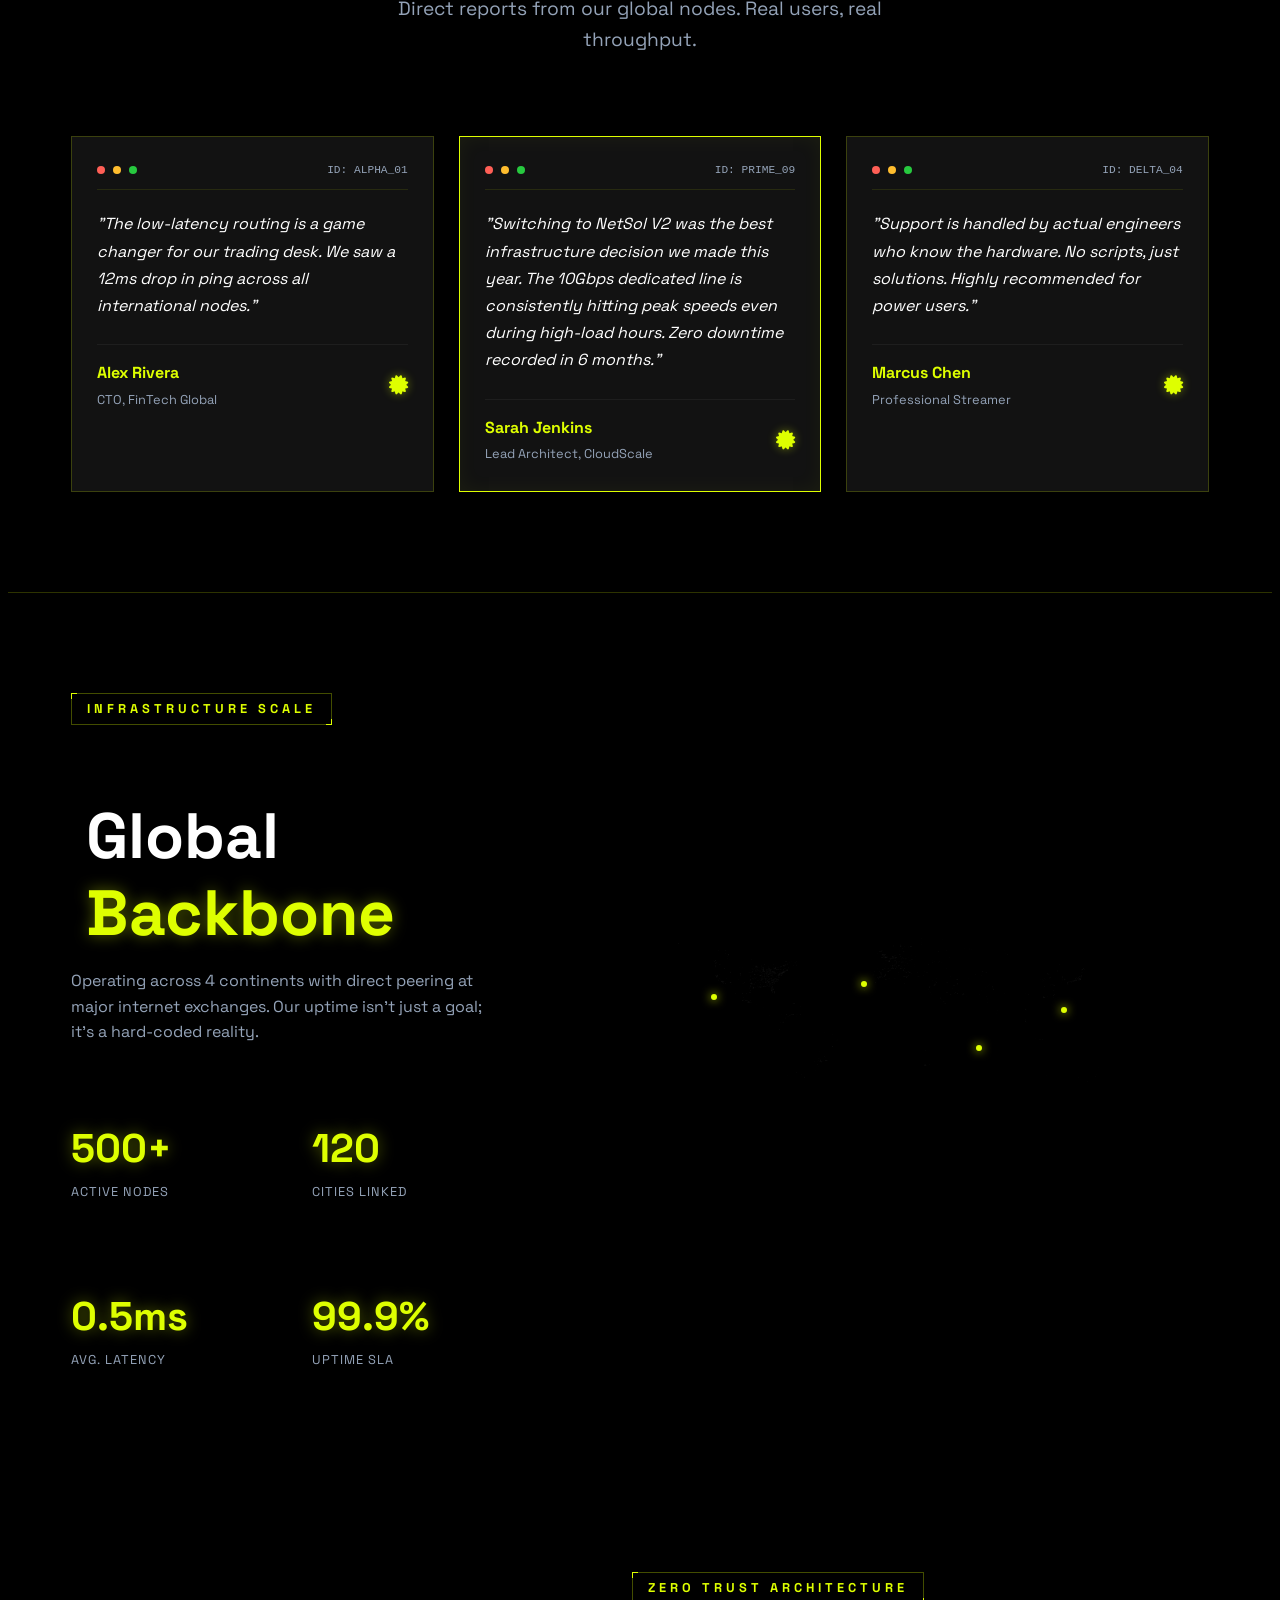
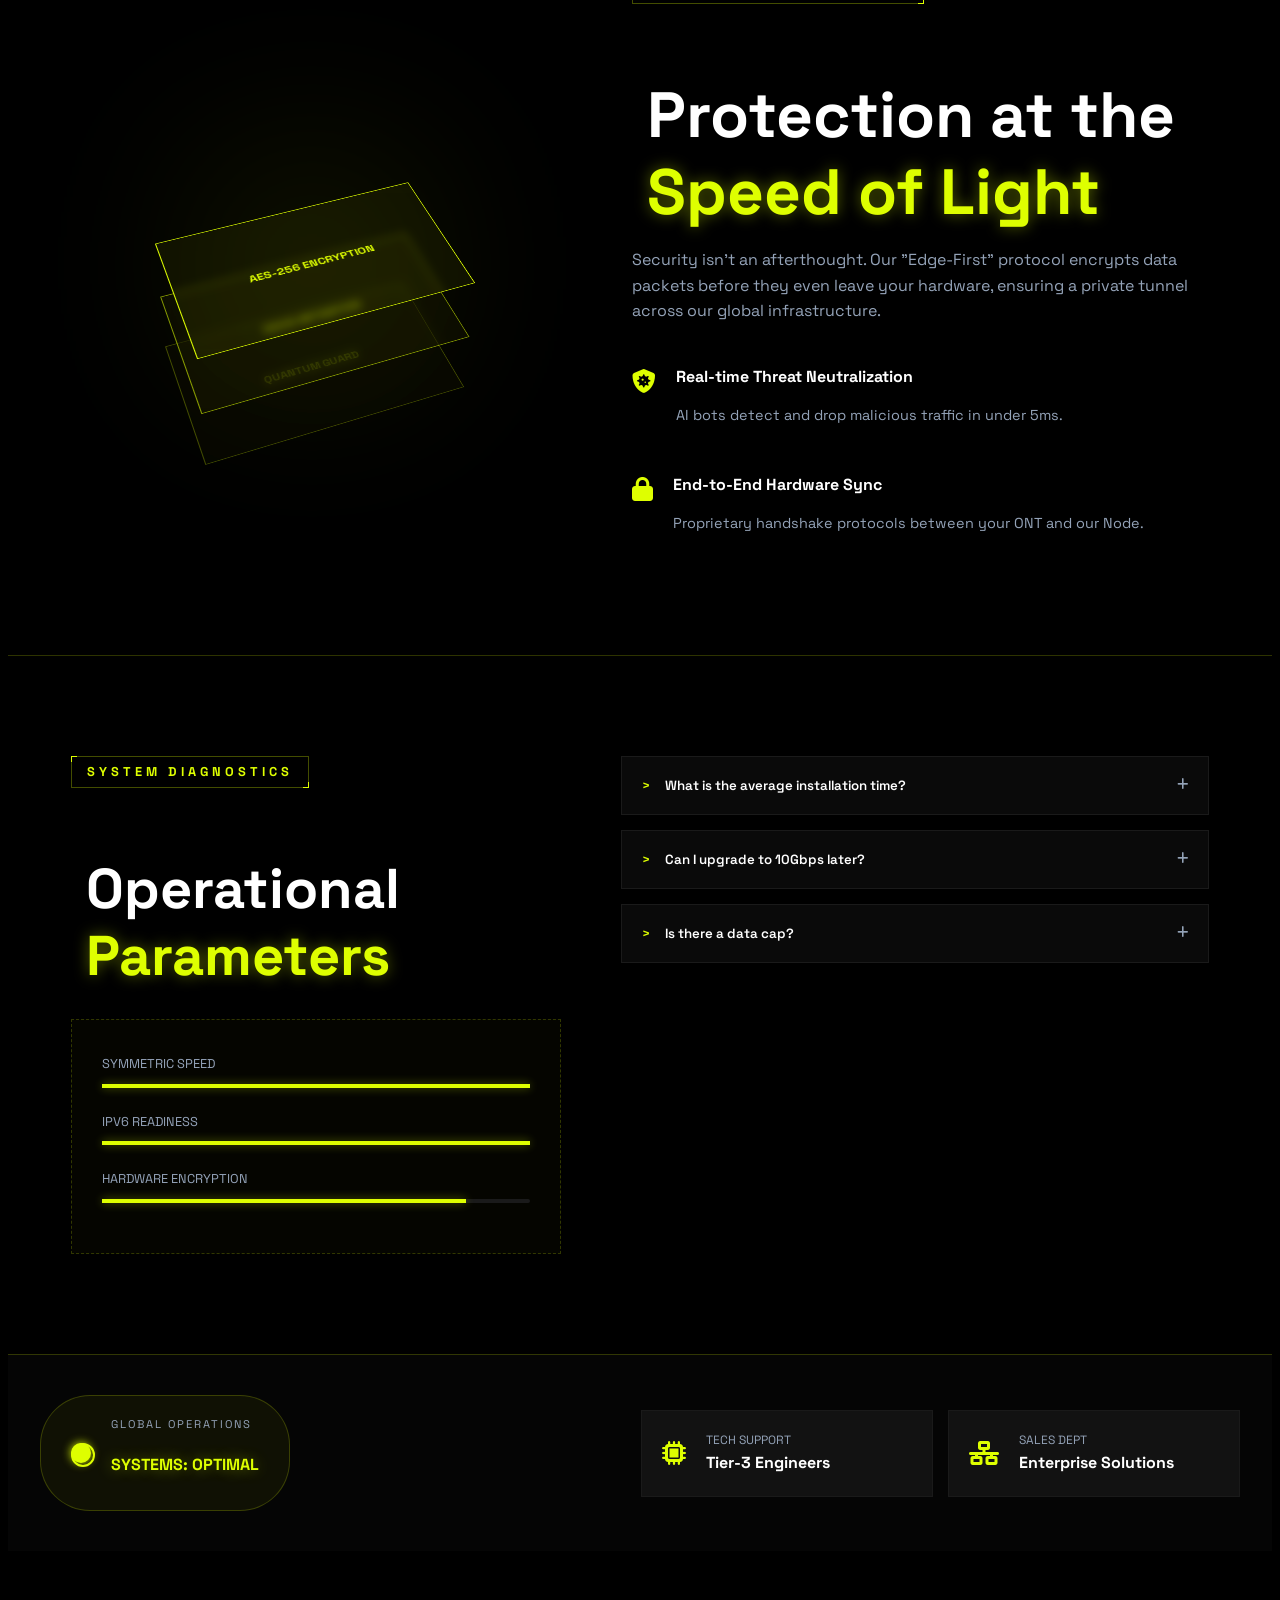
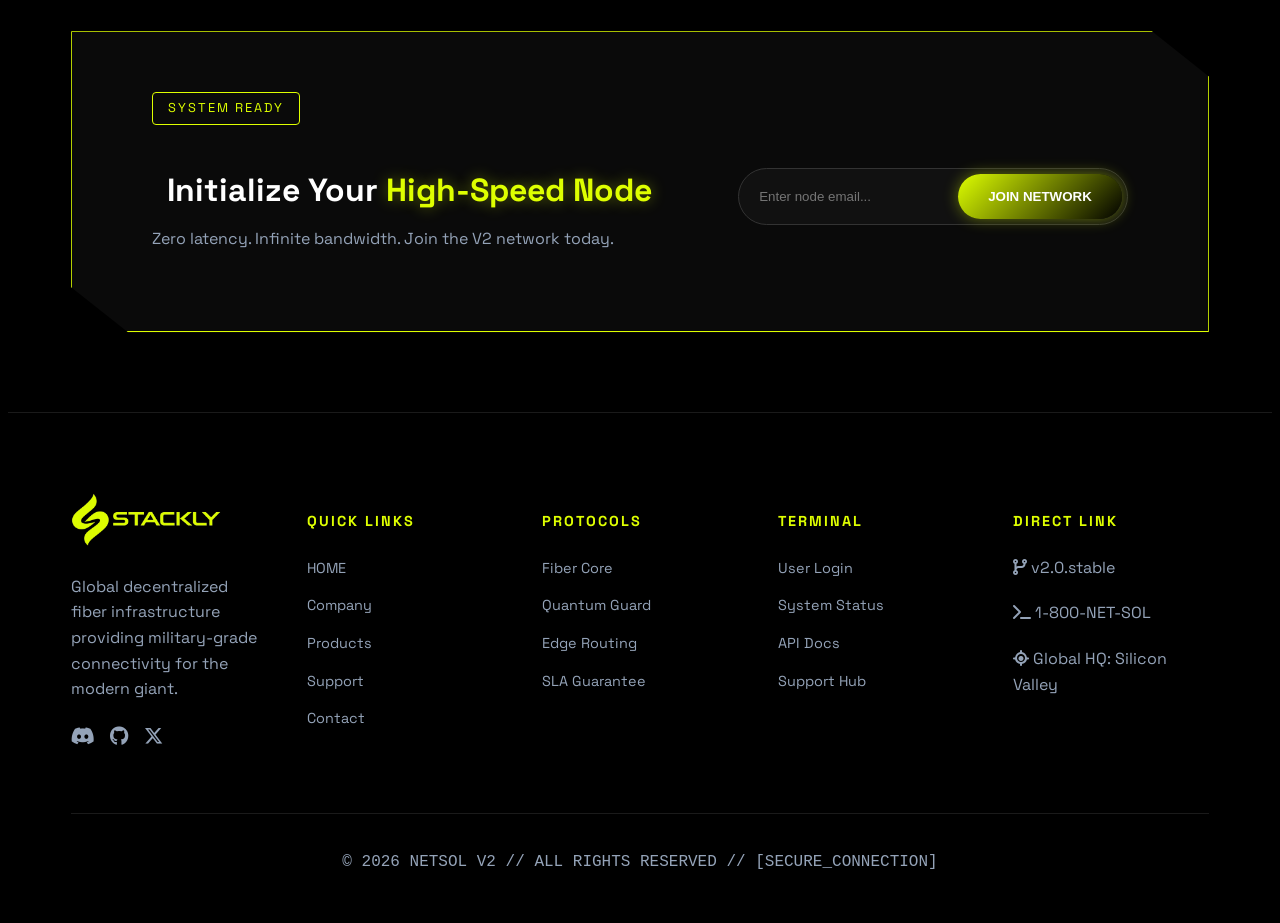
<file: home 2/index.html>
<!DOCTYPE html>
<html lang="en">

<head>
    <meta charset="UTF-8">
    <meta name="viewport" content="width=device-width, initial-scale=1.0">
    <title>Network Solution</title>

    <link rel="icon" href="../assets/bg remove.webp">
    <link rel="stylesheet" href="./style.css">
    <link rel="stylesheet" href="./root.css">
    <link rel="stylesheet" href="https://cdnjs.cloudflare.com/ajax/libs/font-awesome/6.5.1/css/all.min.css">
        <link href="https://unpkg.com/aos@2.3.4/dist/aos.css" rel="stylesheet">

    <link href="https://fonts.googleapis.com/icon?family=Material+Icons" rel="stylesheet">

    <link
        href="https://fonts.googleapis.com/css2?family=Inter:wght@300;400;500;600;700;800&family=Space+Grotesk:wght@400;500;600;700&display=swap"
        rel="stylesheet">
</head>

<body>

    <header class="cyber-header">
        <div class="container nav-flex">
            <a class="logo" href="index.html">
                <img src="../assets/yellow.webp" alt="" width="150px">
            </a>

            <nav class="nav-menu" id="navMenu">
                <ul class="nav-links">
                    <li class="dropdown">
                        <div class="home-link">
                            <a href="index.html" class="active">Home</a>
                            <span class="material-icons dropdown-arrow">arrow_drop_down</span>
                        </div>

                        <ul class="dropdown-menu">
                            <li><a href="../index.html">Home Style 1</a></li>
                        </ul>
                    </li>
                    <li><a href="company.html">Company</a></li>
                    <li><a href="products.html">Products</a></li>
                    <li><a href="support.html">Support</a></li>
                </ul>
                <div class="nav-cta">
                    <a href="contact.html" class="btn-neon">Contact</a>
                </div>
            </nav>

            <div class="hamburger" id="hamburger">
                <span class="bar"></span>
                <span class="bar"></span>
                <span class="bar"></span>
            </div>
        </div>
    </header>






    <main>
        <section class="cyber-hero" data-aos="fade-up">
            <div class="hero-grid-overlay"></div>

            <div class="container hero-flex">
                <div class="hero-content">
                    <span class="cyber-badge reveal-fade">Next-Gen Connectivity</span>
                    <h1 class="glitch-text reveal-up" data-text="ULTRA-FAST">ULTRA-FAST</h1>
                    <h2 class="reveal-up" style="animation-delay: 0.2s;">Fiber Solutions for <span
                            class="lime-text">Modern Giants</span></h2>
                    <p class="reveal-up" style="animation-delay: 0.4s;">Experience the zero-latency revolution. We're
                        delivering the world's most stable 10Gbps infrastructure directly to your doorstep.</p>

                    <div class="hero-btns reveal-up" style="animation-delay: 0.6s;">
                        <a href="./404.html" class="btn-neon">Initialize Connection</a>
                        <a href="./404.html" class="btn-outline-cyber">View Network <i
                                class="fa-solid fa-arrow-right"></i></a>
                    </div>
                </div>

                <div class="hero-visual reveal-scale">
                    <div class="glow-sphere"></div>
                    <img src="../assets/storage.webp" alt="Cyber Infrastructure" class="floating-img">
                    <div class="data-tag tag-1">10Gbps Ready</div>
                    <div class="data-tag tag-2">99.9% Uptime</div>
                </div>
            </div>
        </section>







        <section class="infra-grid-section" data-aos="fade-down">
            <div class="container">
                <div class="section-header-v2 reveal-up">
                    <span class="cyber-tag">Core Tech</span>
                    <h2>Engineered for <span class="lime-text">Hyper-Scale</span></h2>
                    <p>Our network isn't just fast; it's built on a foundation of next-generation hardware and automated
                        intelligence.</p>
                </div>

                <div class="infra-wrapper">
                    <div class="infra-card reveal-up" style="--delay: 0.1s">
                        <div class="card-glow"></div>
                        <div class="infra-icon"><i class="fa-solid fa-microchip"></i></div>
                        <h3>Quantum Fiber</h3>
                        <p>Proprietary glass core technology ensuring near-zero signal degradation over vast distances.
                        </p>
                        <div class="card-line"></div>
                    </div>

                    <div class="infra-card reveal-up" style="--delay: 0.3s">
                        <div class="card-glow"></div>
                        <div class="infra-icon"><i class="fa-solid fa-brain"></i></div>
                        <h3>AI-Driven Routing</h3>
                        <p>Machine learning algorithms that predict and bypass network congestion in real-time.</p>
                        <div class="card-line"></div>
                    </div>

                    <div class="infra-card reveal-up" style="--delay: 0.5s">
                        <div class="card-glow"></div>
                        <div class="infra-icon"><i class="fa-solid fa-shield-halved"></i></div>
                        <h3>Edge Shield</h3>
                        <p>Military-grade hardware encryption at every node to protect your data from the source.</p>
                        <div class="card-line"></div>
                    </div>
                </div>
            </div>
        </section>






        <section class="live-status-section" data-aos="slide-up">
            <div class="container">
                <div class="section-header-v2 reveal-up">
                    <span class="cyber-tag">Global Monitoring</span>
                    <h2>Real-Time <span class="lime-text">Network Vitals</span></h2>
                    <p>Our autonomous systems monitor every node across the globe to ensure 99.99% uptime for your
                        critical operations.</p>
                </div>

                <div class="dashboard-wrapper">
                    <div class="map-panel reveal-left">
                        <div class="map-container">
                            <img src="../assets/world.webp" alt="Cyber Network Map" class="cyber-map">
                            <div class="ping-dot node-1"></div>
                            <div class="ping-dot node-2"></div>
                            <div class="ping-dot node-3"></div>
                        </div>
                        <div class="map-legend">
                            <div class="legend-item"><span class="dot-lime"></span> Active Nodes</div>
                            <div class="legend-item"><span class="dot-dim"></span> Standby</div>
                        </div>
                    </div>

                    <div class="data-panel reveal-right">
                        <div class="data-scroll">
                            <div class="status-row">
                                <span>Lantency (NYC)</span>
                                <span class="value-lime">2.4ms</span>
                            </div>
                            <div class="status-row">
                                <span>Throughput (SFO)</span>
                                <span class="value-lime">9.8 Gbps</span>
                            </div>
                            <div class="status-row">
                                <span>Encryption Layer</span>
                                <span class="value-lime">AES-256</span>
                            </div>
                            <div class="status-row">
                                <span>Node Health</span>
                                <span class="value-lime">OPTIMAL</span>
                            </div>
                        </div>
                        <div class="action-box">
                            <p>Want to see a live speed test?</p>
                            <a href="./404.html" class="btn-text-neon">View Full Specs <i
                                    class="fa-solid fa-arrow-right"></i></a>
                        </div>
                    </div>
                </div>
            </div>
        </section>







        <section class="cyber-pricing" data-aos="slide-down">
            <div class="container">
                <div class="section-header-v2 reveal-up">
                    <span class="cyber-tag">Data Tiers</span>
                    <h2>Select Your <span class="lime-text">Bandwidth Node</span></h2>
                    <p>No hidden protocols. No throttle limits. Just raw, unadulterated speed.</p>
                </div>

                <div class="pricing-wrapper">
                    <div class="price-card reveal-up" style="--delay: 0.1s">
                        <div class="tier-label">Node: Alpha</div>
                        <div class="price-value"><span>$</span>59<small>/mo</small></div>
                        <ul class="tier-features">
                            <li><i class="fa-solid fa-bolt"></i> 500 Mbps Symmetric</li>
                            <li><i class="fa-solid fa-microchip"></i> Standard Router</li>
                            <li><i class="fa-solid fa-shield-halved"></i> Basic Encryption</li>
                        </ul>
                        <a href="./404.html" class="btn-cyber-outline">Initialize</a>
                    </div>

                    <div class="price-card featured reveal-up" style="--delay: 0.3s">
                        <div class="popular-glitch">RECOMMENDED</div>
                        <div class="tier-label">Node: Prime</div>
                        <div class="price-value"><span>$</span>89<small>/mo</small></div>
                        <ul class="tier-features">
                            <li><i class="fa-solid fa-bolt"></i> 2 Gbps Symmetric</li>
                            <li><i class="fa-solid fa-wifi"></i> Wi-Fi 7 Enterprise</li>
                            <li><i class="fa-solid fa-brain"></i> AI Priority Routing</li>
                        </ul>
                        <a href="./404.html" class="btn-neon">Initialize</a>
                    </div>

                    <div class="price-card reveal-up" style="--delay: 0.5s">
                        <div class="tier-label">Node: Ultra</div>
                        <div class="price-value"><span>$</span>149<small>/mo</small></div>
                        <ul class="tier-features">
                            <li><i class="fa-solid fa-bolt"></i> 10 Gbps Dedicated</li>
                            <li><i class="fa-solid fa-server"></i> Static IP / DMZ</li>
                            <li><i class="fa-solid fa-headset"></i> 24/7 Priority Ops</li>
                        </ul>
                        <a href="./404.html" class="btn-cyber-outline">Initialize</a>
                    </div>
                </div>
            </div>
        </section>








        <section class="testimonial-section" data-aos="fade-up">
            <div class="container">
                <div class="section-header-v2 reveal-up">
                    <span class="cyber-tag">User Feedback</span>
                    <h2>Network <span class="lime-text">Validation</span></h2>
                    <p>Direct reports from our global nodes. Real users, real throughput.</p>
                </div>

                <div class="testimonial-grid">
                    <div class="testi-card reveal-up" style="--delay: 0.1s">
                        <div class="card-header">
                            <span class="dot red"></span><span class="dot yellow"></span><span class="dot green"></span>
                            <span class="terminal-id">ID: ALPHA_01</span>
                        </div>
                        <p class="testi-text">"The low-latency routing is a game changer for our trading desk. We saw a
                            12ms drop in ping across all international nodes."</p>
                        <div class="testi-user">
                            <div class="user-info">
                                <strong>Alex Rivera</strong>
                                <span>CTO, FinTech Global</span>
                            </div>
                            <i class="fa-solid fa-certificate node-verified"></i>
                        </div>
                    </div>

                    <div class="testi-card highlight reveal-up" style="--delay: 0.3s">
                        <div class="card-header">
                            <span class="dot red"></span><span class="dot yellow"></span><span class="dot green"></span>
                            <span class="terminal-id">ID: PRIME_09</span>
                        </div>
                        <p class="testi-text">"Switching to NetSol V2 was the best infrastructure decision we made this
                            year. The 10Gbps dedicated line is consistently hitting peak speeds even during high-load
                            hours. Zero downtime recorded in 6 months."</p>
                        <div class="testi-user">
                            <div class="user-info">
                                <strong>Sarah Jenkins</strong>
                                <span>Lead Architect, CloudScale</span>
                            </div>
                            <i class="fa-solid fa-certificate node-verified"></i>
                        </div>
                    </div>

                    <div class="testi-card reveal-up" style="--delay: 0.5s">
                        <div class="card-header">
                            <span class="dot red"></span><span class="dot yellow"></span><span class="dot green"></span>
                            <span class="terminal-id">ID: DELTA_04</span>
                        </div>
                        <p class="testi-text">"Support is handled by actual engineers who know the hardware. No scripts,
                            just solutions. Highly recommended for power users."</p>
                        <div class="testi-user">
                            <div class="user-info">
                                <strong>Marcus Chen</strong>
                                <span>Professional Streamer</span>
                            </div>
                            <i class="fa-solid fa-certificate node-verified"></i>
                        </div>
                    </div>
                </div>
            </div>
        </section>








        <section class="network-map-section" data-aos="fade-down">
            <div class="container">
                <div class="map-flex-layout">
                    <div class="stats-panel reveal-left">
                        <span class="cyber-tag">Infrastructure Scale</span>
                        <h2>Global <span class="lime-text">Backbone</span></h2>
                        <p>Operating across 4 continents with direct peering at major internet exchanges. Our uptime
                            isn't just a goal; it's a hard-coded reality.</p>

                        <div class="counter-grid">
                            <div class="counter-item">
                                <h3 class="lime-text">500+</h3>
                                <span>Active Nodes</span>
                            </div>
                            <div class="counter-item">
                                <h3 class="lime-text">120</h3>
                                <span>Cities Linked</span>
                            </div>
                            <div class="counter-item">
                                <h3 class="lime-text">0.5ms</h3>
                                <span>Avg. Latency</span>
                            </div>
                            <div class="counter-item">
                                <h3 class="lime-text">99.9%</h3>
                                <span>Uptime SLA</span>
                            </div>
                        </div>
                    </div>

                    <div class="visual-panel reveal-right">
                        <div class="radar-container">
                            <div class="radar-circle"></div>
                            <div class="radar-circle" style="animation-delay: 1s;"></div>
                            <div class="map-svg-wrapper">
                                <img src="../assets/world 2.webp" alt="Global Fiber Map" class="dark-map">

                                <div class="pulse-node node-sfo"></div>
                                <div class="pulse-node node-ldn"></div>
                                <div class="pulse-node node-tok"></div>
                                <div class="pulse-node node-mum"></div>
                            </div>
                        </div>
                    </div>
                </div>
            </div>
        </section>








        <section class="security-depth-section" data-aos="slide-up">
            <div class="container">
                <div class="security-flex">
                    <div class="layers-visual reveal-left">
                        <div class="layer-item layer-1">
                            <div class="layer-box"><span>AES-256 Encryption</span></div>
                        </div>
                        <div class="layer-item layer-2">
                            <div class="layer-box"><span>DDoS Mitigation</span></div>
                        </div>
                        <div class="layer-item layer-3">
                            <div class="layer-box"><span>Quantum Guard</span></div>
                        </div>
                        <div class="visual-glow"></div>
                    </div>

                    <div class="security-content reveal-right">
                        <span class="cyber-tag">Zero Trust Architecture</span>
                        <h2>Protection at the <span class="lime-text">Speed of Light</span></h2>
                        <p>Security isn't an afterthought. Our "Edge-First" protocol encrypts data packets before they
                            even leave your hardware, ensuring a private tunnel across our global infrastructure.</p>

                        <div class="feature-checklist">
                            <div class="check-item">
                                <i class="fa-solid fa-shield-virus"></i>
                                <div>
                                    <strong>Real-time Threat Neutralization</strong>
                                    <p>AI bots detect and drop malicious traffic in under 5ms.</p>
                                </div>
                            </div>
                            <div class="check-item">
                                <i class="fa-solid fa-lock"></i>
                                <div>
                                    <strong>End-to-End Hardware Sync</strong>
                                    <p>Proprietary handshake protocols between your ONT and our Node.</p>
                                </div>
                            </div>
                        </div>
                    </div>
                </div>
            </div>
        </section>










        <section class="cyber-faq-section" data-aos="slide-down">
            <div class="container">
                <div class="faq-grid-v2">
                    <div class="system-stats reveal-left">
                        <span class="cyber-tag">System Diagnostics</span>
                        <h2>Operational <span class="lime-text">Parameters</span></h2>
                        <div class="diagnostic-box">
                            <div class="diag-item">
                                <span>Symmetric Speed</span>
                                <div class="diag-bar">
                                    <div class="diag-fill" style="width: 100%;"></div>
                                </div>
                            </div>
                            <div class="diag-item">
                                <span>IPv6 Readiness</span>
                                <div class="diag-bar">
                                    <div class="diag-fill" style="width: 100%;"></div>
                                </div>
                            </div>
                            <div class="diag-item">
                                <span>Hardware Encryption</span>
                                <div class="diag-bar">
                                    <div class="diag-fill" style="width: 85%;"></div>
                                </div>
                            </div>
                        </div>
                    </div>

                    <div class="faq-accordion-v2 reveal-right">
                        <div class="terminal-item">
                            <button class="terminal-header">
                                <span class="prompt">></span> <span>What is the average installation time?</span>
                                <i class="fa-solid fa-plus"></i>
                            </button>
                            <div class="terminal-body">
                                <p>Deployments are finalized within 24 hours of protocol initiation. Our engineers
                                    handle the fiber splicing and ONT configuration on-site.</p>
                            </div>
                        </div>

                        <div class="terminal-item">
                            <button class="terminal-header">
                                <span class="prompt">></span> <span>Can I upgrade to 10Gbps later?</span>
                                <i class="fa-solid fa-plus"></i>
                            </button>
                            <div class="terminal-body">
                                <p>Yes. Our infrastructure is future-proofed. A simple node-switch at the local exchange
                                    is all that's required for a tier upgrade.</p>
                            </div>
                        </div>

                        <div class="terminal-item">
                            <button class="terminal-header">
                                <span class="prompt">></span> <span>Is there a data cap?</span>
                                <i class="fa-solid fa-plus"></i>
                            </button>
                            <div class="terminal-body">
                                <p>Negative. All V2 nodes operate on unmetered bandwidth. No throttling, no soft-caps,
                                    just raw throughput.</p>
                            </div>
                        </div>
                    </div>
                </div>
            </div>
        </section>






        <section class="support-status-bar" data-aos="fade-up">
            <div class="container">
                <div class="status-flex-layout">

                    <div class="status-indicator-box reveal-left">
                        <div class="pulse-wrapper">
                            <span class="pulse-ring"></span>
                            <span class="pulse-core"></span>
                        </div>
                        <div class="status-text">
                            <p class="status-label">Global Operations</p>
                            <h4 class="lime-text">SYSTEMS: OPTIMAL</h4>
                        </div>
                    </div>

                    <div class="quick-contact-grid reveal-right">
                        <a href="./404.html" class="contact-tile">
                            <i class="fa-solid fa-microchip"></i>
                            <div class="tile-content">
                                <span>Tech Support</span>
                                <strong>Tier-3 Engineers</strong>
                            </div>
                        </a>

                        <a href="./404.html" class="contact-tile">
                            <i class="fa-solid fa-network-wired"></i>
                            <div class="tile-content">
                                <span>Sales Dept</span>
                                <strong>Enterprise Solutions</strong>
                            </div>
                        </a>
                    </div>

                </div>
            </div>
        </section>







        <section class="final-conversion" data-aos="fade-down">
            <div class="container">
                <div class="cta-cyber-card reveal-up">
                    <div class="cta-text">
                        <span class="cyber-badge">System Ready</span>
                        <h2>Initialize Your <span class="lime-text">High-Speed Node</span></h2>
                        <p>Zero latency. Infinite bandwidth. Join the V2 network today.</p>
                    </div>
                    <form class="cta-input-group" action="./404.html" method="GET">
                        <input type="email" placeholder="Enter node email..." required>
                        <button class="btn-neon">Join Network</button>
                    </form>
                </div>
            </div>
        </section>




        

        <footer class="cyber-footer">
            <div class="container footer-grid">
                <div class="footer-col brand-col">
                    <a class="logo" href="index.html"><img src="../assets/yellow.webp" alt="" width="150px"></a>
                    <p>Global decentralized fiber infrastructure providing military-grade connectivity for the modern
                        giant.</p>
                    <div class="footer-socials">
                        <a href="./404.html"><i class="fa-brands fa-discord"></i></a>
                        <a href="./404.html"><i class="fa-brands fa-github"></i></a>
                        <a href="./404.html"><i class="fa-brands fa-x-twitter"></i></a>
                    </div>
                </div>

                <div class="footer-col">
                    <h4>Quick Links</h4>
                    <ul>
                        <li><a href="index.html">HOME</a></li>
                        <li><a href="company.html">Company</a></li>
                        <li><a href="products.html">Products</a></li>
                        <li><a href="support.html">Support</a></li>
                        <li><a href="contact.html">Contact</a></li>

                    </ul>
                </div>

                <div class="footer-col">
                    <h4>Protocols</h4>
                    <ul>
                        <li><a href="./404.html">Fiber Core</a></li>
                        <li><a href="./404.html">Quantum Guard</a></li>
                        <li><a href="./404.html">Edge Routing</a></li>
                        <li><a href="./404.html">SLA Guarantee</a></li>
                    </ul>
                </div>

                <div class="footer-col">
                    <h4>Terminal</h4>
                    <ul>
                        <li><a href="./404.html">User Login</a></li>
                        <li><a href="./404.html">System Status</a></li>
                        <li><a href="./404.html">API Docs</a></li>
                        <li><a href="./404.html">Support Hub</a></li>
                    </ul>
                </div>

                <div class="footer-col">
                    <h4>Direct Link</h4>
                    <p><i class="fa-solid fa-code-branch"></i> v2.0.stable</p>
                    <p><i class="fa-solid fa-terminal"></i> 1-800-NET-SOL</p>
                    <p><i class="fa-solid fa-location-crosshairs"></i> Global HQ: Silicon Valley</p>
                </div>
            </div>

            <div class="footer-bottom">
                <p>&copy; 2026 NETSOL V2 // ALL RIGHTS RESERVED // [SECURE_CONNECTION]</p>
            </div>
        </footer>



    </main>

    <script src="script.js"></script>

    <script>

        // FAQ js

        document.querySelectorAll('.terminal-header').forEach(button => {
            button.addEventListener('click', () => {
                const accordionItem = button.parentElement;
                const isOpen = accordionItem.classList.contains('active');

                document.querySelectorAll('.terminal-item').forEach(item => {
                    item.classList.remove('active');
                    item.querySelector('.terminal-body').style.maxHeight = null;
                    item.querySelector('i').classList.replace('fa-minus', 'fa-plus');
                });

                if (!isOpen) {
                    accordionItem.classList.add('active');
                    const body = accordionItem.querySelector('.terminal-body');
                    body.style.maxHeight = body.scrollHeight + "px";
                    button.querySelector('i').classList.replace('fa-plus', 'fa-minus');
                }
            });
        });




        // dropdown js

        document.addEventListener("DOMContentLoaded", function () {

            const arrow = document.querySelector(".dropdown-arrow");
            const dropdown = document.querySelector(".dropdown");

            arrow.addEventListener("click", function (e) {
                e.preventDefault();
                e.stopPropagation();
                dropdown.classList.toggle("show");
            });

        });


        document.addEventListener("click", function () {
            dropdown.classList.remove("show");
        });
    </script>



    <script src="https://unpkg.com/aos@2.3.4/dist/aos.js"></script>
    <script>
        AOS.init({
            duration: 900,
            easing: 'ease-in-out',
            once: true,   // animation runs only once
        });
    </script>

</body>

</html>
</file>
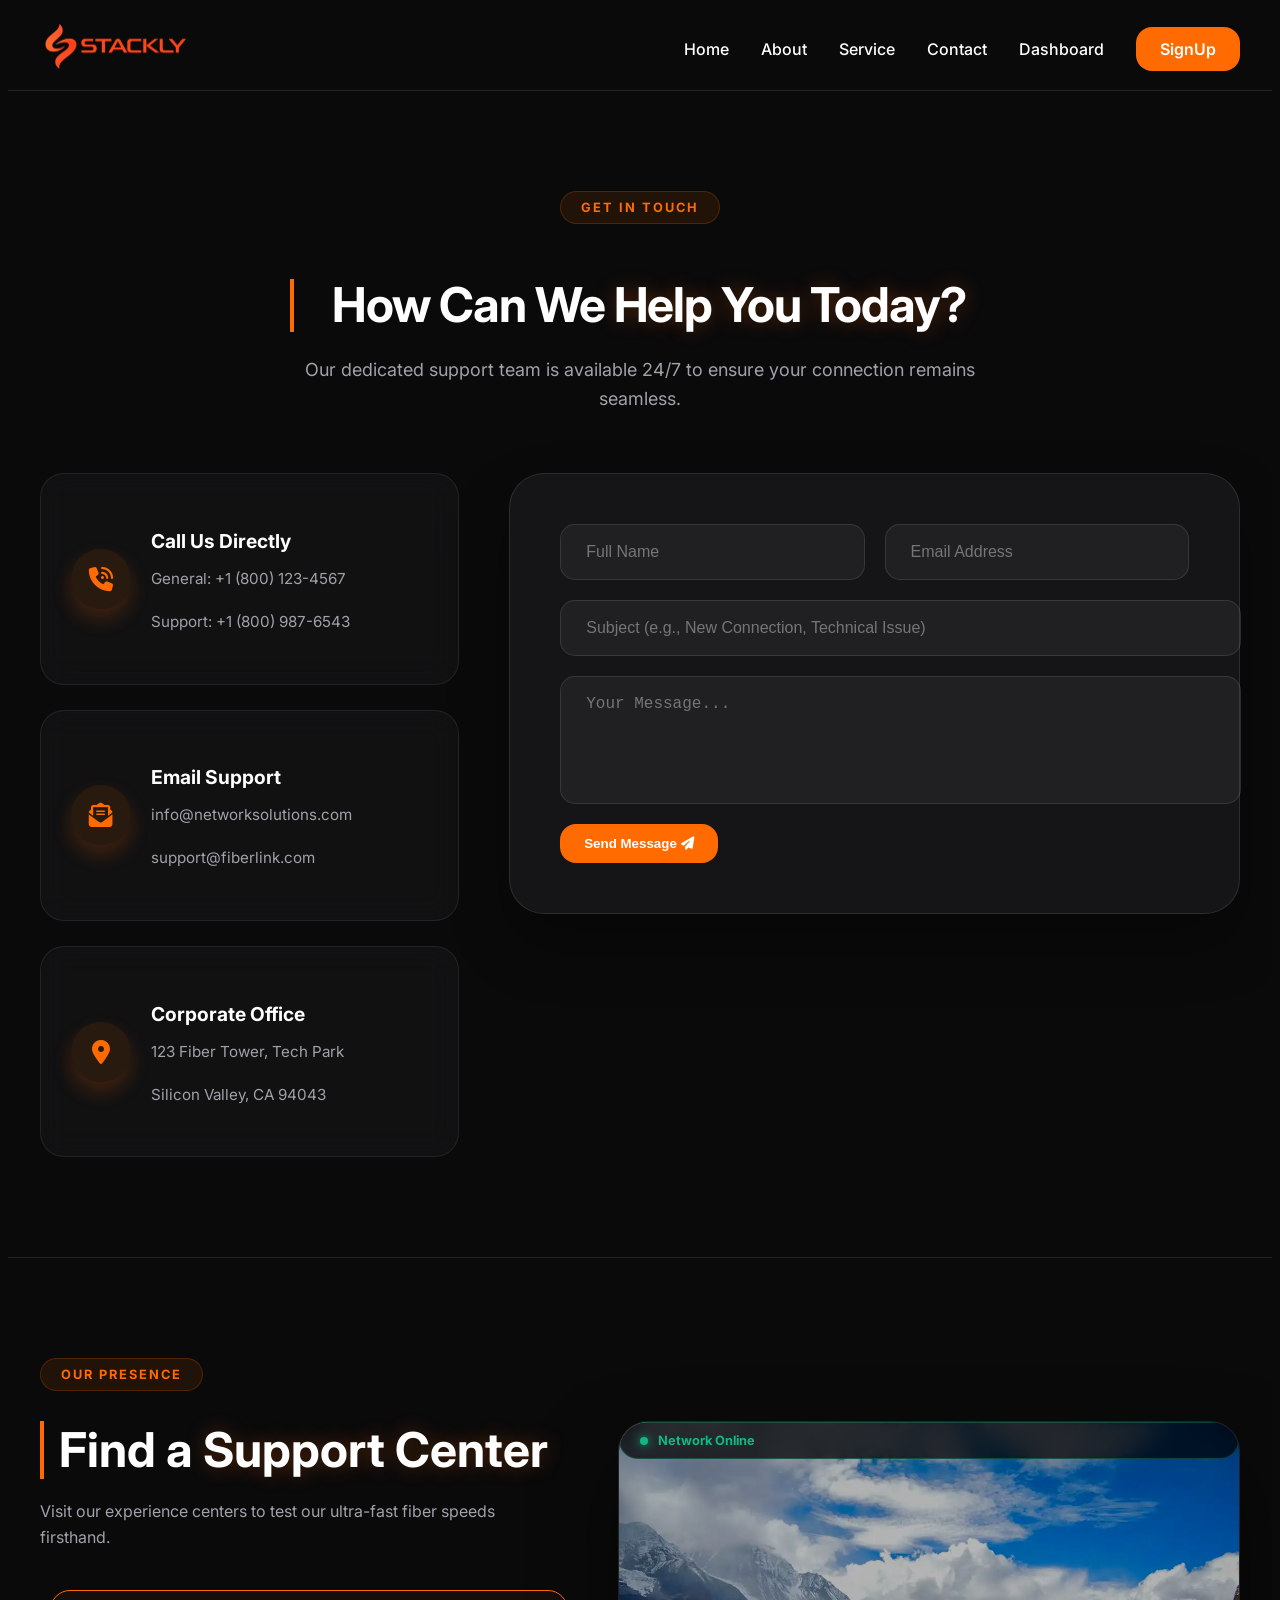
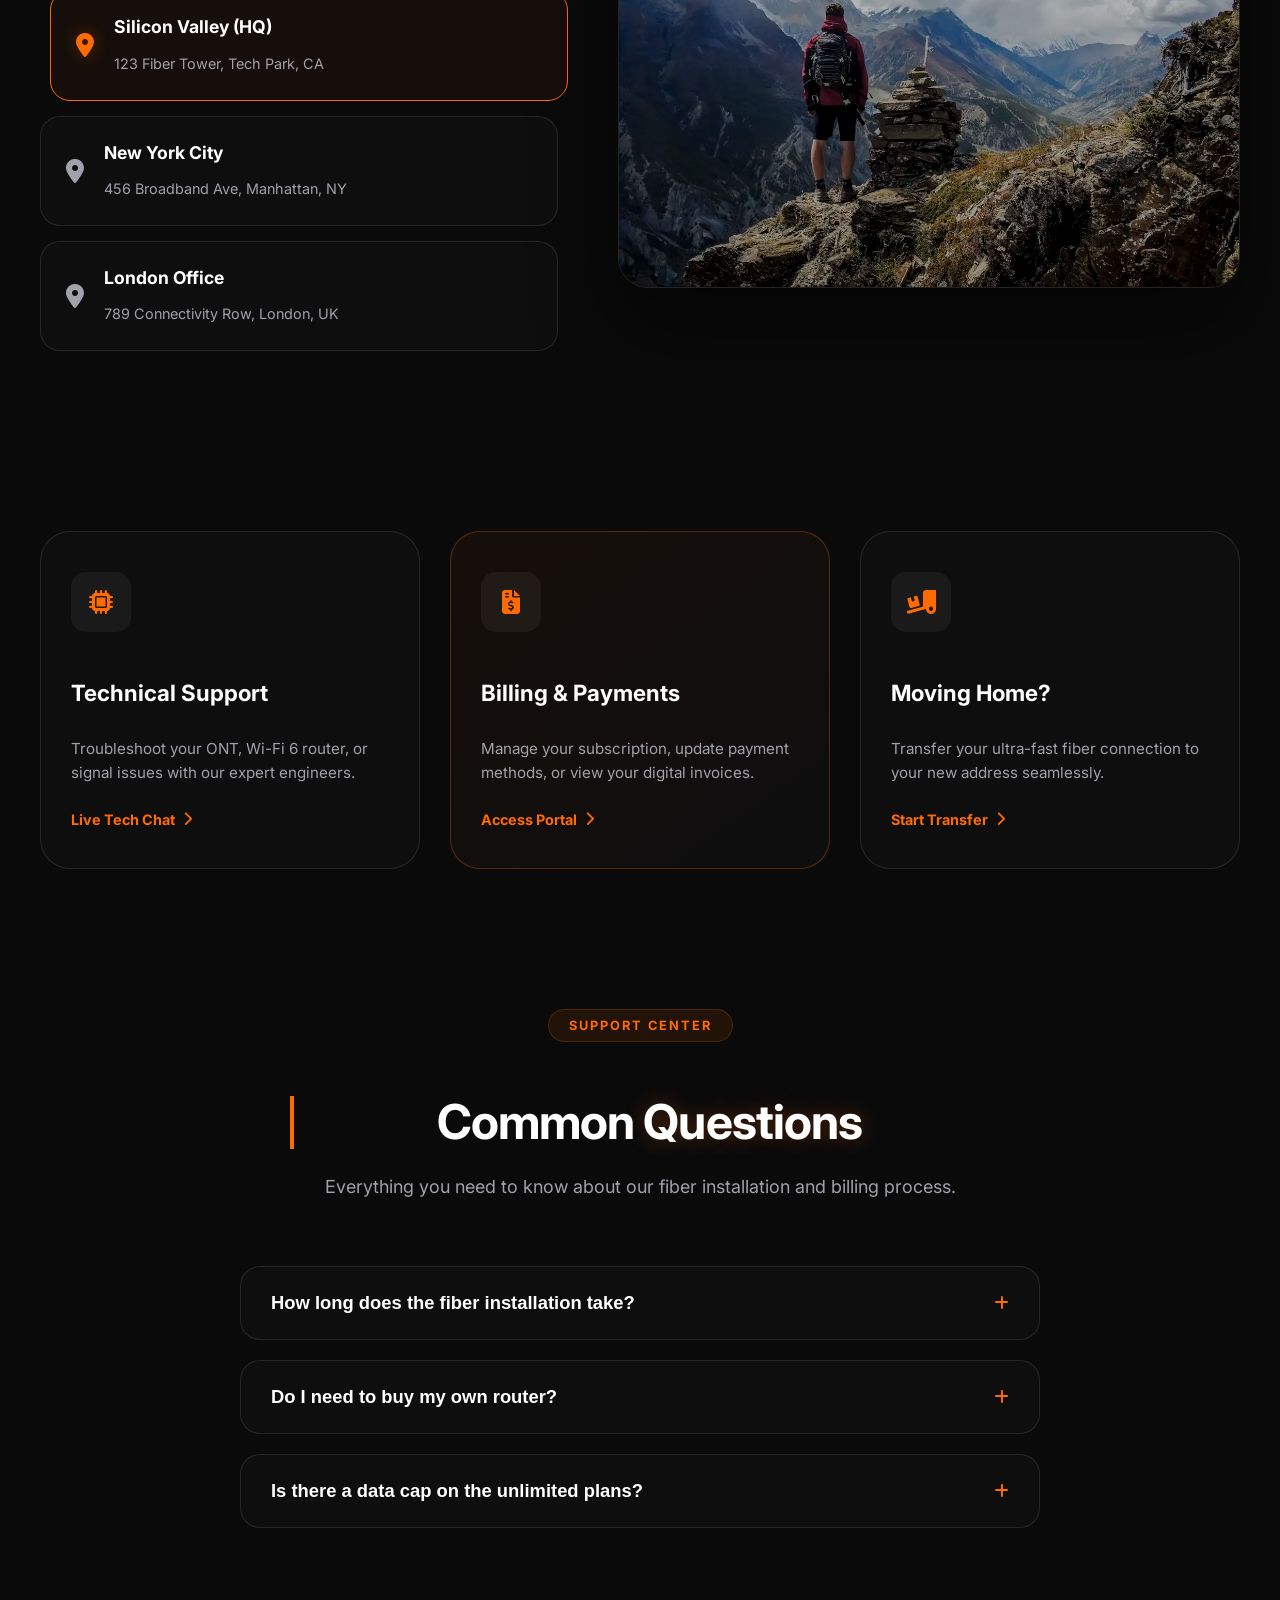
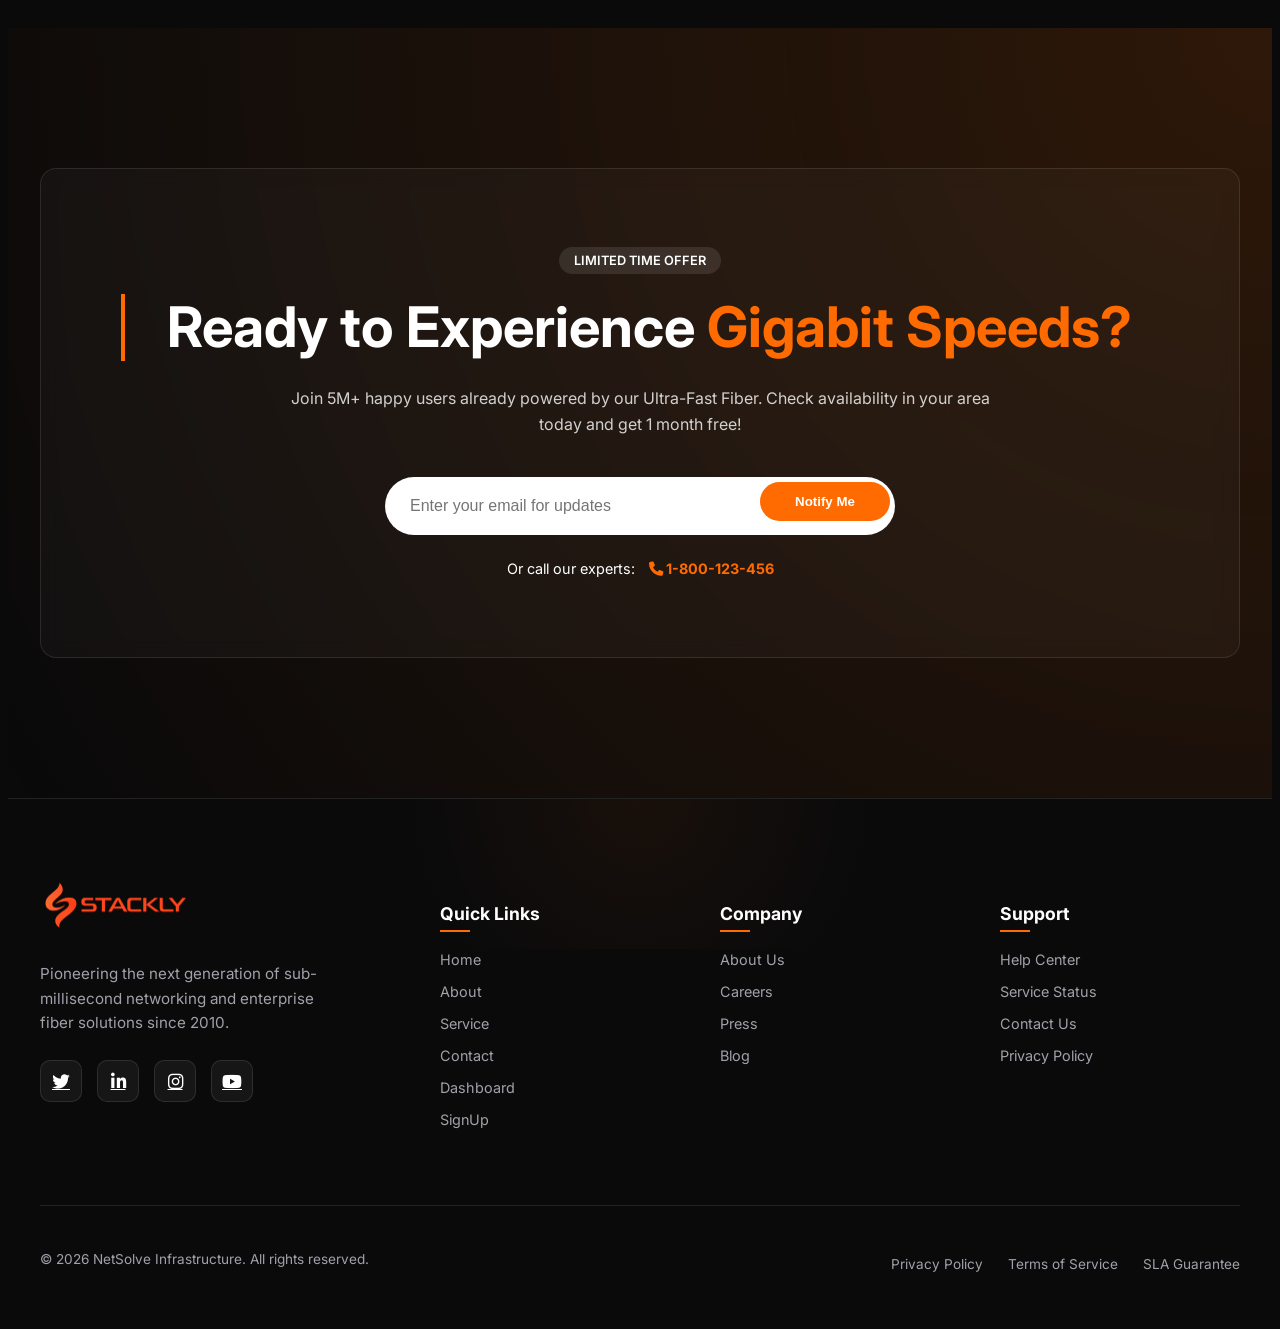
<file: contact.html>
<!DOCTYPE html>
<html lang="en">

<head>
    <meta charset="UTF-8">
    <meta name="viewport" content="width=device-width, initial-scale=1.0">
    <title>Network Solution</title>

    <link rel="icon" href="./assets/bg remove.webp">
    <link rel="stylesheet" href="./contact.css">
    <link rel="stylesheet" href="about.css">
    <link rel="stylesheet" href="./root.css">
    <link href="https://unpkg.com/aos@2.3.4/dist/aos.css" rel="stylesheet">

    <link rel="stylesheet" href="https://cdnjs.cloudflare.com/ajax/libs/font-awesome/6.5.1/css/all.min.css">
    <link
        href="https://fonts.googleapis.com/css2?family=Inter:wght@300;400;500;600;700;800&family=Space+Grotesk:wght@400;500;600;700&display=swap"
        rel="stylesheet">
</head>

<body>
    <header class="main-header">
        <div class="nav-container">
            <div class="logo">
                <a href="./contact.html"><img src="./assets/orange.webp" alt="" width="150px"></a>
            </div>

            <button class="menu-toggle" id="mobile-menu-btn" aria-label="Toggle Menu">
                <span class="bar"></span>
                <span class="bar"></span>
                <span class="bar"></span>
            </button>

            <nav class="nav-menu" id="nav-menu">
                <ul class="nav-list">
                    <li><a href="./index.html" class="nav-link">Home</a></li>
                    <li><a href="about.html" class="nav-link">About</a></li>
                    <li><a href="service.html" class="nav-link">Service</a></li>
                    <li><a href="contact.html" class="nav-link">Contact</a></li>
                    <li><a href="dashboard.html" class="nav-link">Dashboard</a></li>
                    <li><a href="sign.html" class="btn-primary">SignUp</a></li>
                </ul>
            </nav>
        </div>
    </header>



    <main>


        <section class="contact-page" data-aos="fade-up">
            <div class="container">
                <div class="section-header reveal-up">
                    <span class="tag-orange">Get In Touch</span>
                    <h2>How Can We <span class="navy-text">Help You Today?</span></h2>
                    <p>Our dedicated support team is available 24/7 to ensure your connection remains seamless.</p>
                </div>

                <div class="contact-wrapper">
                    <div class="contact-info reveal-left">
                        <div class="info-card">
                            <div class="info-icon"><i class="fa-solid fa-phone-volume"></i></div>
                            <div class="info-details">
                                <h4>Call Us Directly</h4>
                                <p>General: +1 (800) 123-4567</p>
                                <p>Support: +1 (800) 987-6543</p>
                            </div>
                        </div>

                        <div class="info-card">
                            <div class="info-icon"><i class="fa-solid fa-envelope-open-text"></i></div>
                            <div class="info-details">
                                <h4>Email Support</h4>
                                <p>info@networksolutions.com</p>
                                <p>support@fiberlink.com</p>
                            </div>
                        </div>

                        <div class="info-card">
                            <div class="info-icon"><i class="fa-solid fa-location-dot"></i></div>
                            <div class="info-details">
                                <h4>Corporate Office</h4>
                                <p>123 Fiber Tower, Tech Park</p>
                                <p>Silicon Valley, CA 94043</p>
                            </div>
                        </div>
                    </div>

                    <div class="contact-form-container reveal-right">
                        <form class="main-contact-form" action="./404.html" method="GET">
                            <div class="form-row">
                                <input type="text" placeholder="Full Name" pattern="[A-Za-z ]+" maxlength="50"
                                    oninput="this.value=this.value.replace(/[^A-Za-z ]/g,'')"
                                    title="Only alphabets allowed" required> <input type="email"
                                    placeholder="Email Address" required>
                            </div>
                            <input type="text" placeholder="Subject (e.g., New Connection, Technical Issue)">
                            <textarea placeholder="Your Message..." rows="5" required></textarea>
                            <button type="submit" class="btn-primary">Send Message <i
                                    class="fa-solid fa-paper-plane"></i></button>
                        </form>
                    </div>
                </div>
            </div>
        </section>









        <section class="locations-section" data-aos="fade-down">
            <div class="container">
                <div class="locations-grid">

                    <div class="location-list-container reveal-left">
                        <span class="tag-orange">Our Presence</span>
                        <h2>Find a <span class="navy-text">Support Center</span></h2>
                        <p>Visit our experience centers to test our ultra-fast fiber speeds firsthand.</p>

                        <div class="city-selector">
                            <div class="city-card active">
                                <i class="fa-solid fa-location-dot"></i>
                                <div>
                                    <strong>Silicon Valley (HQ)</strong>
                                    <p>123 Fiber Tower, Tech Park, CA</p>
                                </div>
                            </div>
                            <div class="city-card">
                                <i class="fa-solid fa-location-dot"></i>
                                <div>
                                    <strong>New York City</strong>
                                    <p>456 Broadband Ave, Manhattan, NY</p>
                                </div>
                            </div>
                            <div class="city-card">
                                <i class="fa-solid fa-location-dot"></i>
                                <div>
                                    <strong>London Office</strong>
                                    <p>789 Connectivity Row, London, UK</p>
                                </div>
                            </div>
                        </div>
                    </div>

                    <div class="network-map-container reveal-right">
                        <div class="map-overlay">
                            <div class="status-badge">
                                <span class="pulse-dot"></span> Network Online
                            </div>
                        </div>
                        <img src="./assets/contact.webp" alt="Global Network Map">
                    </div>

                </div>
            </div>
        </section>






        <section class="support-hubs" data-aos="fade-up">
    <div class="container">
        <div class="hub-grid">
            <!-- Hub 1: Technical -->
            <div class="hub-card">
                <div class="hub-icon-box">
                    <i class="fa-solid fa-microchip"></i>
                </div>
                <h3>Technical Support</h3>
                <p>Troubleshoot your ONT, Wi-Fi 6 router, or signal issues with our expert engineers.</p>
                <a href="#" class="hub-link">Live Tech Chat <i class="fa-solid fa-chevron-right"></i></a>
            </div>

            <!-- Hub 2: Billing (Featured) -->
            <div class="hub-card featured">
                <div class="hub-icon-box">
                    <i class="fa-solid fa-file-invoice-dollar"></i>
                </div>
                <h3>Billing & Payments</h3>
                <p>Manage your subscription, update payment methods, or view your digital invoices.</p>
                <a href="#" class="hub-link">Access Portal <i class="fa-solid fa-chevron-right"></i></a>
            </div>

            <!-- Hub 3: Moving -->
            <div class="hub-card">
                <div class="hub-icon-box">
                    <i class="fa-solid fa-truck-ramp-box"></i>
                </div>
                <h3>Moving Home?</h3>
                <p>Transfer your ultra-fast fiber connection to your new address seamlessly.</p>
                <a href="#" class="hub-link">Start Transfer <i class="fa-solid fa-chevron-right"></i></a>
            </div>
        </div>
    </div>
</section>







        <section class="faq-section" data-aos="slide-up">
            <div class="container">
                <div class="section-header reveal-up">
                    <span class="tag-orange">Support Center</span>
                    <h2>Common <span class="navy-text">Questions</span></h2>
                    <p>Everything you need to know about our fiber installation and billing process.</p>
                </div>

                <div class="faq-container">
                    <div class="faq-item reveal-up" style="--delay: 0.2s">
                        <button class="faq-question">
                            <span>How long does the fiber installation take?</span>
                            <i class="fa-solid fa-plus"></i>
                        </button>
                        <div class="faq-answer">
                            <p>Standard installation typically takes between 2 to 4 hours. Our engineers will set up the
                                ONT, configure your Wi-Fi 6 router, and ensure all your devices are connected before
                                leaving.</p>
                        </div>
                    </div>

                    <div class="faq-item reveal-up" style="--delay: 0.4s">
                        <button class="faq-question">
                            <span>Do I need to buy my own router?</span>
                            <i class="fa-solid fa-plus"></i>
                        </button>
                        <div class="faq-answer">
                            <p>No, we provide a high-performance Dual-Band Wi-Fi 6 router with all our premium fiber
                                plans to ensure you get the best possible speeds throughout your home.</p>
                        </div>
                    </div>

                    <div class="faq-item reveal-up" style="--delay: 0.6s">
                        <button class="faq-question">
                            <span>Is there a data cap on the unlimited plans?</span>
                            <i class="fa-solid fa-plus"></i>
                        </button>
                        <div class="faq-answer">
                            <p>Our "Unlimited" plans are truly unlimited for standard residential use. We do not
                                throttle your speeds or charge extra for high data consumption.</p>
                        </div>
                    </div>
                </div>
            </div>
        </section>








        <section class="final-cta" data-aos="slide-down">
            <div class="container">
                <div class="cta-glass-card reveal-up">
                    <div class="cta-content">
                        <span class="badge-white">Limited Time Offer</span>
                        <h2>Ready to Experience <span class="highlight-orange">Gigabit Speeds?</span></h2>
                        <p>Join 5M+ happy users already powered by our Ultra-Fast Fiber. Check availability in your area
                            today and get 1 month free!</p>
                    </div>

                    <div class="cta-actions">
                        <form class="newsletter-form" action="./404.html" method="GET">
                            <input type="email" placeholder="Enter your email for updates" required>
                            <button class="btn-primary">Notify Me</button>
                        </form>
                        <div class="cta-support">
                            <span>Or call our experts:</span>
                            <a href="tel:1800123456"><i class="fa-solid fa-phone"></i> 1-800-123-456</a>
                        </div>
                    </div>
                </div>
            </div>
        </section>





    </main>



    <footer class="main-footer">
        <div class="container">
            <div class="footer-grid">
                <div class="footer-brand">
                    <div class="logo">
                        <a href="./contact.html"><img src="./assets/orange.webp" alt="" width="150px"></a>
                    </div>
                    <p>Pioneering the next generation of sub-millisecond networking and enterprise fiber solutions since
                        2010.</p>
                    <div class="social-links">
                        <a href="./404.html"><i class="fab fa-twitter"></i></a>
                        <a href="./404.html"><i class="fab fa-linkedin-in"></i></a>
                        <a href="./404.html"><i class="fab fa-instagram"></i></a>
                        <a href="./404.html"><i class="fab fa-youtube"></i></a>
                    </div>
                </div>

                <div class="footer-links">
                    <h4>Quick Links</h4>
                    <ul>
                        <li><a href="index.html">Home</a></li>
                        <li><a href="about.html">About</a></li>
                        <li><a href="service.html">Service</a></li>
                        <li><a href="contact.html">Contact</a></li>
                        <li><a href="dashboard.html">Dashboard</a></li>
                        <li><a href="sign.html">SignUp</a></li>
                    </ul>
                </div>

                <div class="footer-links">
                    <h4>Company</h4>
                    <ul>
                        <li><a href="./404.html">About Us</a></li>
                        <li><a href="./404.html">Careers</a></li>
                        <li><a href="./404.html">Press</a></li>
                        <li><a href="./404.html">Blog</a></li>
                    </ul>
                </div>

                <div class="footer-links">
                    <h4>Support</h4>
                    <ul>
                        <li><a href="./404.html">Help Center</a></li>
                        <li><a href="./404.html">Service Status</a></li>
                        <li><a href="./404.html">Contact Us</a></li>
                        <li><a href="./404.html">Privacy Policy</a></li>
                    </ul>
                </div>
            </div>

            <div class="footer-bottom">
                <p>&copy; 2026 NetSolve Infrastructure. All rights reserved.</p>
                <div class="legal-links">
                    <a href="./404.html">Privacy Policy</a>
                    <a href="./404.html">Terms of Service</a>
                    <a href="./404.html">SLA Guarantee</a>
                </div>
            </div>
        </div>
    </footer>

    <script src="./script.js"></script>
    <script>




        document.addEventListener("DOMContentLoaded", function () {

            const questions = document.querySelectorAll(".faq-question");

            questions.forEach(function (question) {

                question.addEventListener("click", function () {

                    const faqItem = this.parentElement;
                    const answer = faqItem.querySelector(".faq-answer");
                    const icon = this.querySelector("i");

                    if (faqItem.classList.contains("active")) {

                        faqItem.classList.remove("active");
                        answer.style.maxHeight = null;
                        icon.classList.replace("fa-minus", "fa-plus");

                    } else {

                        faqItem.classList.add("active");
                        answer.style.maxHeight = answer.scrollHeight + "px";
                        icon.classList.replace("fa-plus", "fa-minus");

                    }

                });

            });

        });




    </script>





    <script src="https://unpkg.com/aos@2.3.4/dist/aos.js"></script>
    <script>
        AOS.init({
            duration: 900,
            easing: 'ease-in-out',
            once: true,   // animation runs only once
        });
    </script>



</body>

</html>
</file>
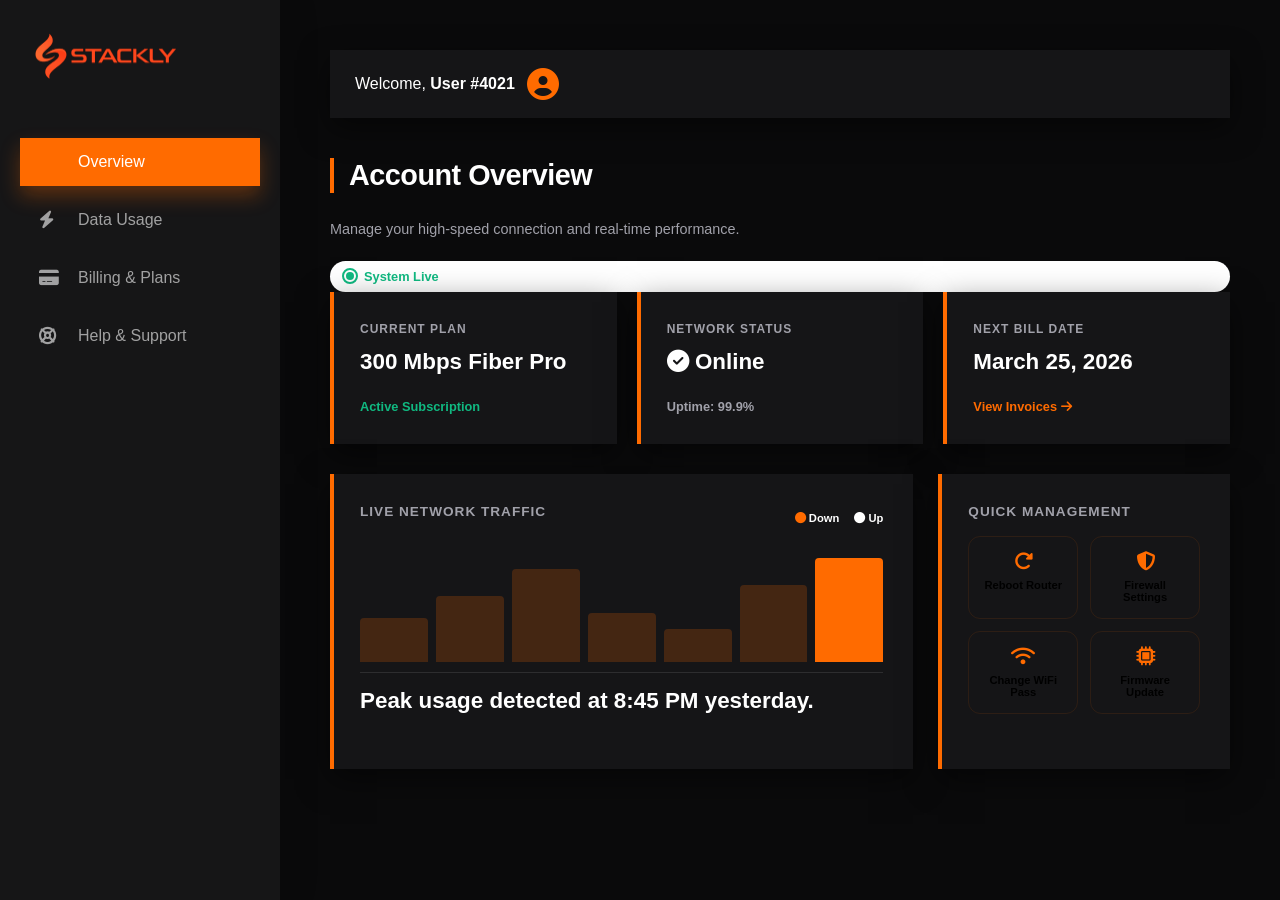
<file: dashboard.html>
<!DOCTYPE html>
<html lang="en">

<head>
    <meta charset="UTF-8">
    <meta name="viewport" content="width=device-width, initial-scale=1.0">
    <title>Dashboard</title>
    <link rel="icon" href="./assets/bg remove.webp">
    <link rel="stylesheet" href="root.css">
    <link rel="stylesheet" href="dashboard.css">
    <link rel="stylesheet" href="https://cdnjs.cloudflare.com/ajax/libs/font-awesome/6.5.1/css/all.min.css">

</head>

<body>

    <div class="dashboard-container">
        <aside class="sidebar" id="sidebar">
            <div class="logo" onclick="window.location.href='index.html'">
                <img src="./assets/orange.webp" alt="" width="150px">
            </div>
            <ul class="nav-links">
                <li class="nav-item active" onclick="showSection('overview')">
                    <i class="fa-solid fa-grid-2"></i> Overview
                </li>
                <li class="nav-item" onclick="showSection('usage')">
                    <i class="fa-solid fa-bolt"></i> Data Usage
                </li>
                <li class="nav-item" onclick="showSection('billing')">
                    <i class="fa-solid fa-credit-card"></i> Billing & Plans
                </li>
                <li class="nav-item" onclick="showSection('support')">
                    <i class="fa-solid fa-life-ring"></i> Help & Support
                </li>
            </ul>
        </aside>

        <main class="main-content">
            <header>
                <div class="hamburger" onclick="toggleMenu()">
                    <i class="fa-solid fa-bars-staggered"></i>
                </div>
                <div class="user-profile">
                    <span>Welcome, <strong>User #4021</strong></span>
                    <i class="fa-solid fa-circle-user"></i>
                </div>
            </header>






            <section id="overview" class="content-section active">
                <div class="overview-header">
                    <div>
                        <h2>Account Overview</h2>
                        <p class="sub-heading">Manage your high-speed connection and real-time performance.</p>
                    </div>
                    <div class="status-indicator">
                        <span class="live-pulse"></span>
                        System Live
                    </div>
                </div>

                <!-- Primary Information Grid -->
                <div class="stats-grid">
                    <div class="stat-card">
                        <div class="card-label">Current Plan</div>
                        <p class="card-value">300 Mbps Fiber Pro</p>
                        <div class="card-footer success">Active Subscription</div>
                    </div>
                    <div class="stat-card">
                        <div class="card-label">Network Status</div>
                        <p class="card-value"><i class="fa-solid fa-circle-check"></i> Online</p>
                        <div class="card-footer">Uptime: 99.9%</div>
                    </div>
                    <div class="stat-card">
                        <div class="card-label">Next Bill Date</div>
                        <p class="card-value">March 25, 2026</p>
                        <div class="card-footer link">View Invoices <i class="fa-solid fa-arrow-right"></i></div>
                    </div>
                </div>

                <!-- New: Detailed Performance & Tools Row -->
                <div class="overview-expanded-grid">
                    <!-- Live Traffic Visualization -->
                    <div class="stat-card large-viz">
                        <div class="viz-header">
                            <h3>Live Network Traffic</h3>
                            <div class="legend">
                                <span><i class="fa-solid fa-circle download"></i> Down</span>
                                <span><i class="fa-solid fa-circle upload"></i> Up</span>
                            </div>
                        </div>
                        <div class="usage-graph-placeholder">
                            <!-- Visualizing 24h peaks -->
                            <div class="bar" style="height: 40%"></div>
                            <div class="bar" style="height: 60%"></div>
                            <div class="bar" style="height: 85%"></div>
                            <div class="bar" style="height: 45%"></div>
                            <div class="bar" style="height: 30%"></div>
                            <div class="bar" style="height: 70%"></div>
                            <div class="bar active" style="height: 95%"></div>
                        </div>
                        <p class="viz-footer">Peak usage detected at 8:45 PM yesterday.</p>
                    </div>

                    <!-- Quick Actions Menu -->
                    <div class="stat-card quick-actions">
                        <h3>Quick Management</h3>
                        <div class="action-buttons">
                            <button class="action-btn">
                                <i class="fa-solid fa-rotate-right"></i>
                                <span>Reboot Router</span>
                            </button>
                            <button class="action-btn">
                                <i class="fa-solid fa-shield-halved"></i>
                                <span>Firewall Settings</span>
                            </button>
                            <button class="action-btn">
                                <i class="fa-solid fa-wifi"></i>
                                <span>Change WiFi Pass</span>
                            </button>
                            <button class="action-btn">
                                <i class="fa-solid fa-microchip"></i>
                                <span>Firmware Update</span>
                            </button>
                        </div>
                    </div>
                </div>
            </section>








            <section id="usage" class="content-section">
                <div class="overview-header">
                    <div>
                        <h2>Data Usage Analytics</h2>
                        <p class="sub-heading">Detailed breakdown of your network consumption for the current billing
                            cycle.</p>
                    </div>
                    <div class="billing-period">
                        <i class="fa-solid fa-calendar-days"></i> May 01 - May 31
                    </div>
                </div>

                <!-- Main Usage Card -->
                <div class="stat-card usage-main">
                    <div class="usage-header">
                        <div class="usage-title">
                            <h3>Total Consumption</h3>
                            <p class="card-value">650.42 GB <span class="total-quota">/ 1000 GB</span></p>
                        </div>
                        <div class="days-remaining">
                            <strong>12 Days</strong>
                            <span>Remaining</span>
                        </div>
                    </div>
                    <div class="data-usage-bar-wrapper">
                        <div class="data-usage-bar">
                            <div class="usage-fill" style="width: 65%;"></div>
                        </div>
                        <div class="usage-markers">
                            <span>0 GB</span>
                            <span>250</span>
                            <span>500</span>
                            <span>750</span>
                            <span>1 TB</span>
                        </div>
                    </div>
                    <p class="usage-alert-text">
                        <i class="fa-solid fa-circle-exclamation"></i>
                        You are on track to exceed your limit in <strong>18 days</strong>. Consider optimizing 4K
                        streaming.
                    </p>
                </div>

                <!-- Usage Breakdown Grid -->
                <div class="usage-grid">
                    <!-- Device Consumption List -->
                    <div class="stat-card device-list">
                        <h3>Top Devices</h3>
                        <div class="device-item">
                            <div class="dev-icon"><i class="fa-solid fa-tv"></i></div>
                            <div class="dev-info">
                                <strong>Living Room TV</strong>
                                <span>4K Streaming • 240 GB</span>
                            </div>
                            <div class="dev-percent">37%</div>
                        </div>
                        <div class="device-item">
                            <div class="dev-icon"><i class="fa-solid fa-laptop"></i></div>
                            <div class="dev-info">
                                <strong>Work Station</strong>
                                <span>Cloud Sync • 180 GB</span>
                            </div>
                            <div class="dev-percent">28%</div>
                        </div>
                        <div class="device-item">
                            <div class="dev-icon"><i class="fa-solid fa-gamepad"></i></div>
                            <div class="dev-info">
                                <strong>Gaming Console</strong>
                                <span>Downloads • 120 GB</span>
                            </div>
                            <div class="dev-percent">18%</div>
                        </div>
                    </div>

                    <!-- Weekly Trend Mini Chart -->
                    <div class="stat-card usage-trend">
                        <h3>Usage Trend (Last 7 Days)</h3>
                        <div class="trend-bars">
                            <div class="t-bar" style="height: 40%;" data-day="Mon"></div>
                            <div class="t-bar" style="height: 55%;" data-day="Tue"></div>
                            <div class="t-bar" style="height: 85%;" data-day="Wed"></div>
                            <div class="t-bar active" style="height: 95%;" data-day="Thu"></div>
                            <div class="t-bar" style="height: 60%;" data-day="Fri"></div>
                            <div class="t-bar" style="height: 75%;" data-day="Sat"></div>
                            <div class="t-bar" style="height: 45%;" data-day="Sun"></div>
                        </div>
                    </div>
                </div>
            </section>









            <section id="billing" class="content-section">
                <div class="overview-header">
                    <div>
                        <h2>Billing & Subscription</h2>
                        <p class="sub-heading">Manage your payment methods and review your transaction history.</p>
                    </div>
                    <button class="btn-download-all">
                        <i class="fa-solid fa-file-pdf"></i> Download All
                    </button>
                </div>

                <div class="billing-grid">
                    <!-- Left Column: Subscription & Payment -->
                    <div class="billing-left">
                        <!-- Current Plan Card -->
                        <div class="stat-card plan-management">
                            <div class="plan-info">
                                <span class="tag-orange">Current Plan</span>
                                <h3>300 Mbps Fiber Pro</h3>
                                <p class="plan-price">$79.00<span>/month</span></p>
                            </div>
                            <div class="plan-actions">
                                <button class="btn-action outline">Change Plan</button>
                                <button class="btn-action">Add-ons</button>
                            </div>
                        </div>

                        <!-- Payment Method Card -->
                        <div class="stat-card payment-method">
                            <h3>Payment Method</h3>
                            <div class="card-display">
                                <i class="fa-brands fa-cc-visa"></i>
                                <div class="card-meta">
                                    <strong>Visa Ending in 4242</strong>
                                    <span>Expires 12/28</span>
                                </div>
                                <button class="edit-btn">Edit</button>
                            </div>
                        </div>
                    </div>

                    <!-- Right Column: Billing History Table -->
                    <div class="billing-right">
                        <div class="stat-card history-card">
                            <div class="card-header">
                                <h3>Invoice History</h3>
                                <a href="#" class="view-all">View All</a>
                            </div>
                            <div class="invoice-table">
                                <!-- Invoice Row 1 -->
                                <div class="invoice-row">
                                    <div class="inv-date">Feb 25, 2026</div>
                                    <div class="inv-id">#NS-99821</div>
                                    <div class="inv-amount">$79.00</div>
                                    <div class="inv-status paid">Paid</div>
                                    <div class="inv-download"><i class="fa-solid fa-download"></i></div>
                                </div>
                                <!-- Invoice Row 2 -->
                                <div class="invoice-row">
                                    <div class="inv-date">Jan 25, 2026</div>
                                    <div class="inv-id">#NS-99410</div>
                                    <div class="inv-amount">$79.00</div>
                                    <div class="inv-status paid">Paid</div>
                                    <div class="inv-download"><i class="fa-solid fa-download"></i></div>
                                </div>
                                <!-- Invoice Row 3 -->
                                <div class="invoice-row">
                                    <div class="inv-date">Dec 25, 2025</div>
                                    <div class="inv-id">#NS-98122</div>
                                    <div class="inv-amount">$84.50</div>
                                    <div class="inv-status paid">Paid</div>
                                    <div class="inv-download"><i class="fa-solid fa-download"></i></div>
                                </div>
                            </div>
                        </div>
                    </div>
                </div>
            </section>






            <section id="support" class="content-section">
                <div class="overview-header">
                    <div>
                        <h2>Help & Support Hub</h2>
                        <p class="sub-heading">Get expert assistance or browse our technical documentation.</p>
                    </div>
                    <div class="support-status-chip">
                        <span class="live-dot"></span> Avg. Response: 12 Mins
                    </div>
                </div>

                <!-- Support Overview Stats -->
                <div class="stats-grid">
                    <div class="stat-card">
                        <h3>Active Tickets</h3>
                        <p>0</p>
                        <span class="sub-text">All systems nominal</span>
                    </div>
                    <div class="stat-card">
                        <h3>Resolved Tickets</h3>
                        <p>14</p>
                        <span class="sub-text">In the last 6 months</span>
                    </div>
                    <div class="stat-card">
                        <h3>Last Interaction</h3>
                        <p>Feb 12, 2026</p>
                        <span class="sub-text">Technical Support</span>
                    </div>
                </div>

                <div class="support-split-grid">
                    <!-- Ticket Management -->
                    <div class="stat-card ticket-manager">
                        <div class="card-header-flex">
                            <h3>Support Tickets</h3>
                            <button class="btn-action-small" onclick="window.location.href='./404.html'">
                                <i class="fa-solid fa-plus"></i> New Ticket
                            </button>
                        </div>

                        <div class="empty-tickets-state">
                            <div class="empty-icon"><i class="fa-solid fa-envelope-open-text"></i></div>
                            <p>No active tickets found.</p>
                            <span>If you're experiencing issues, our engineers are ready to help.</span>
                        </div>

                        <div class="recent-tickets-list">
                            <h4>Recently Closed</h4>
                            <div class="ticket-row">
                                <div class="t-info">
                                    <strong>#TK-8821: Slow Speed at Night</strong>
                                    <span>Resolved Feb 12</span>
                                </div>
                                <div class="t-status">Closed</div>
                            </div>
                        </div>
                    </div>

                    <!-- Knowledge Base Quick Links -->
                    <div class="stat-card knowledge-base">
                        <h3>Knowledge Base</h3>
                        <div class="kb-grid">
                            <a href="#" class="kb-item">
                                <i class="fa-solid fa-wifi"></i>
                                <span>WiFi Setup</span>
                            </a>
                            <a href="#" class="kb-item">
                                <i class="fa-solid fa-shield-halved"></i>
                                <span>Security</span>
                            </a>
                            <a href="#" class="kb-item">
                                <i class="fa-solid fa-router"></i>
                                <span>Hardware</span>
                            </a>
                            <a href="#" class="kb-item">
                                <i class="fa-solid fa-credit-card"></i>
                                <span>Payment Help</span>
                            </a>
                        </div>
                        <button class="btn-full-width">Browse All Documentation</button>
                    </div>
                </div>
            </section>


        </main>
    </div>

    <script>
        // Toggle Hamburger Menu (Mobile)
        function toggleMenu() {
            document.getElementById('sidebar').classList.toggle('active');
        }

        // Show Section Logic
        function showSection(sectionId) {
            const sections = document.querySelectorAll('.content-section');
            sections.forEach(sec => sec.classList.remove('active'));

            const navItems = document.querySelectorAll('.nav-item');
            navItems.forEach(item => item.classList.remove('active'));

            document.getElementById(sectionId).classList.add('active');

            // Logic to find the nav item based on text
            const activeItem = Array.from(navItems).find(item =>
                item.innerText.toLowerCase().includes(sectionId.replace('-', ''))
            );
            if (activeItem) activeItem.classList.add('active');

            // Close menu if on mobile
            if (window.innerWidth < 768) {
                toggleMenu();
            }
        }
    </script>
</body>

</html>
</file>
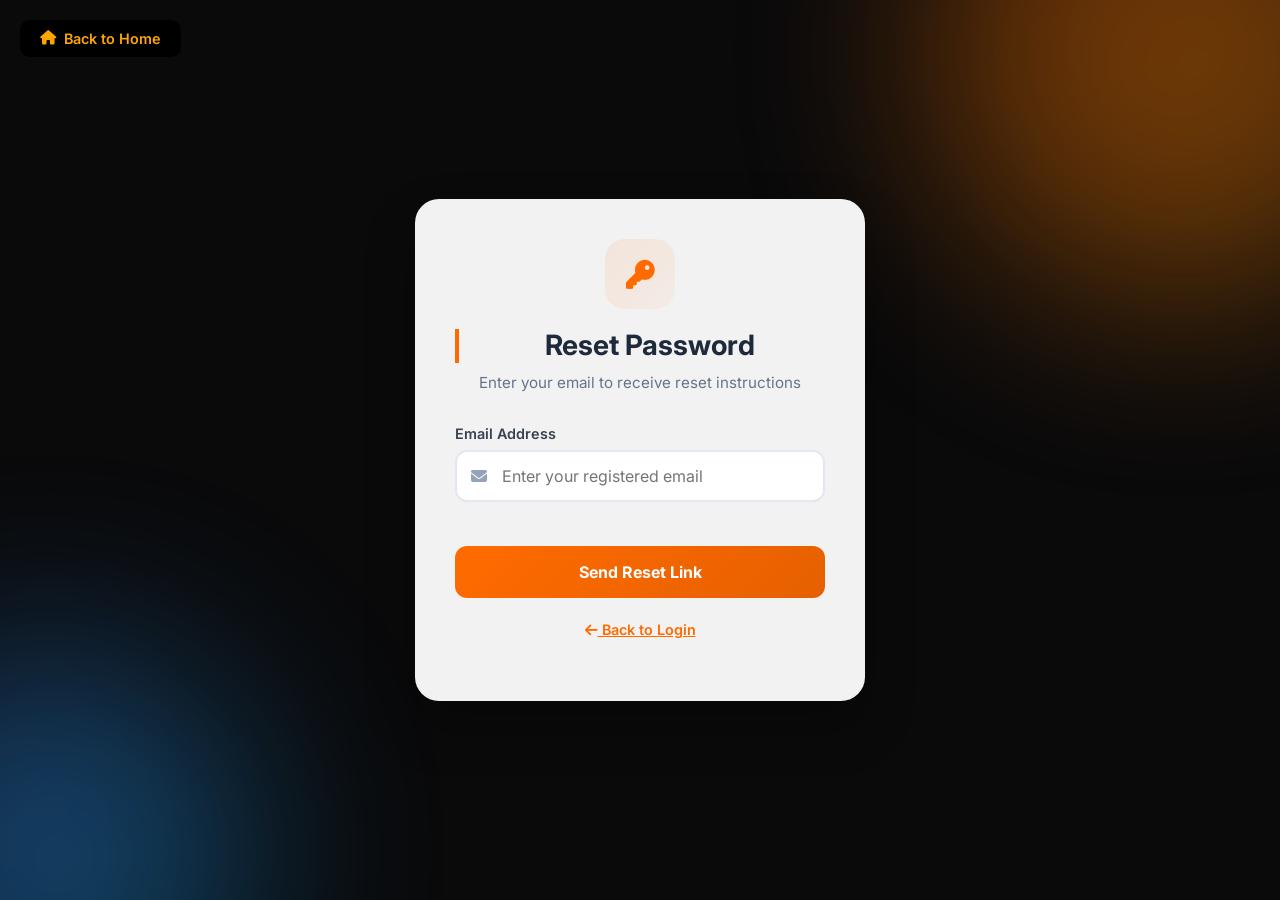
<file: forgot.html>
<!DOCTYPE html>
<html lang="en">
<head>
    <meta charset="UTF-8">
    <meta name="viewport" content="width=device-width, initial-scale=1.0">
    <title>Forgot Password - NetSolve</title>
    <link rel="icon" href="./assets/bg remove.webp">
    <link rel="stylesheet" href="./sign.css">
    <link rel="stylesheet" href="./root.css">
    <link rel="stylesheet" href="https://cdnjs.cloudflare.com/ajax/libs/font-awesome/6.5.1/css/all.min.css">
    <link href="https://fonts.googleapis.com/css2?family=Inter:wght@300;400;500;600;700;800&display=swap" rel="stylesheet">
</head>
<body>

    <div class="auth-container">
        <!-- Background Effects -->
        <div class="bg-effects">
            <div class="effect-orb orb-1"></div>
            <div class="effect-orb orb-2"></div>
        </div>

        <!-- Auth Card -->
        <div class="auth-card">
            <!-- Forgot Password Form -->
            <form class="auth-form active" id="forgotForm">
                <div class="form-header">
                    <div class="forgot-icon">
                        <i class="fas fa-key"></i>
                    </div>
                    <h2>Reset Password</h2>
                    <p>Enter your email to receive reset instructions</p>
                </div>

                <div class="input-group">
                    <label for="forgotEmail">Email Address</label>
                    <div class="input-wrapper">
                        <i class="fas fa-envelope"></i>
                        <input type="email" id="forgotEmail" placeholder="Enter your registered email" required>
                    </div>
                    <span class="error-message" id="forgotEmailError"></span>
                </div>

                <button type="submit" class="btn-submit">Send Reset Link</button>

                <div class="form-footer">
                    <p><a href="sign.html" class="link-btn"><i class="fas fa-arrow-left"></i> Back to Login</a></p>
                </div>
            </form>
        </div>

        <!-- Back to Home -->
        <a href="index.html" class="back-home">
            <i class="fas fa-home"></i> Back to Home
        </a>
    </div>

    <script src="./script.js"></script>
    <script>
        // Validation Functions
        function validateEmail(email) {
            const re = /^[^\s@]+@[^\s@]+\.[^\s@]+$/;
            return re.test(email);
        }

        function showError(inputId, message) {
            const inputGroup = document.getElementById(inputId).closest('.input-group');
            const errorSpan = document.getElementById(inputId + 'Error');
            inputGroup.classList.add('error');
            errorSpan.textContent = message;
        }

        function clearError(inputId) {
            const inputGroup = document.getElementById(inputId).closest('.input-group');
            const errorSpan = document.getElementById(inputId + 'Error');
            inputGroup.classList.remove('error');
            errorSpan.textContent = '';
        }

        // Forgot Password Form
        document.getElementById('forgotForm').addEventListener('submit', function(e) {
            e.preventDefault();
            let isValid = true;

            const email = document.getElementById('forgotEmail').value;

            if (!email) {
                showError('forgotEmail', 'Email is required');
                isValid = false;
            } else if (!validateEmail(email)) {
                showError('forgotEmail', 'Please enter a valid email');
                isValid = false;
            } else {
                clearError('forgotEmail');
            }

            if (isValid) {
                alert('Password reset link has been sent to your email!');
                window.location.href = 'sign.html';
            }
        });

        // Input focus effects
        document.querySelectorAll('.input-wrapper input').forEach(input => {
            input.addEventListener('focus', function() {
                this.closest('.input-wrapper').classList.add('focused');
            });
            
            input.addEventListener('blur', function() {
                this.closest('.input-wrapper').classList.remove('focused');
            });
        });
    </script>
</body>
</html>
</file>
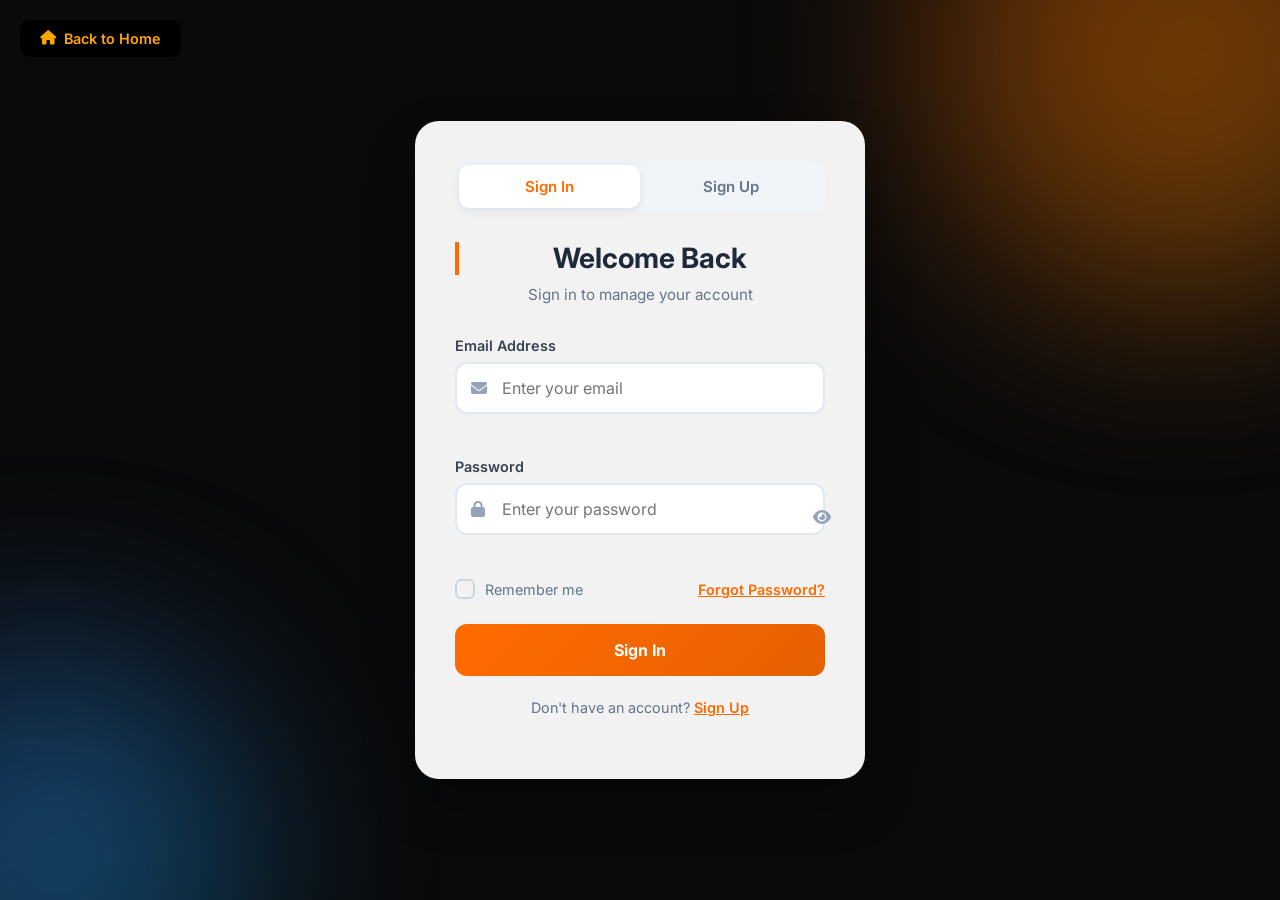
<file: sign.html>
<!DOCTYPE html>
<html lang="en">

<head>
    <meta charset="UTF-8">
    <meta name="viewport" content="width=device-width, initial-scale=1.0">
    <title>Login - NetSolve</title>
    <link rel="icon" href="./assets/bg remove.webp">
    <link rel="stylesheet" href="./sign.css">
    <link rel="stylesheet" href="./root.css">
    <link rel="stylesheet" href="https://cdnjs.cloudflare.com/ajax/libs/font-awesome/6.5.1/css/all.min.css">
    <link href="https://fonts.googleapis.com/css2?family=Inter:wght@300;400;500;600;700;800&display=swap"
        rel="stylesheet">
</head>

<body>

    <div class="auth-container">
        <div class="bg-effects">
            <div class="effect-orb orb-1"></div>
            <div class="effect-orb orb-2"></div>
        </div>

        <div class="auth-card">
            <div class="auth-tabs" data-aos="fade-up">
                <button class="tab-btn active" onclick="switchTab('login')">Sign In</button>
                <button class="tab-btn" onclick="switchTab('signup')">Sign Up</button>
            </div>

            <form class="auth-form active" id="loginForm" data-aos="fade-down">
                <div class="form-header">
                    <h2>Welcome Back</h2>
                    <p>Sign in to manage your account</p>
                </div>

                <div class="input-group">
                    <label for="loginEmail">Email Address</label>
                    <div class="input-wrapper">
                        <i class="fas fa-envelope"></i>
                        <input type="email" id="loginEmail" placeholder="Enter your email" required>
                    </div>
                    <span class="error-message" id="loginEmailError"></span>
                </div>

                <div class="input-group">
                    <label for="loginPassword">Password</label>
                    <div class="input-wrapper password-wrapper">
                        <i class="fas fa-lock"></i>
                        <input type="password" id="loginPassword" placeholder="Enter your password" required>
                        <button type="button" class="toggle-password" onclick="togglePassword('loginPassword', this)">
                            <i class="fas fa-eye"></i>
                        </button>
                    </div>
                    <span class="error-message" id="loginPasswordError"></span>
                </div>

                <div class="form-options">
                    <label class="checkbox-wrapper"><input type="checkbox" id="rememberMe"><span
                            class="checkmark"></span>Remember me</label>
                    <a href="#" class="link-btn" onclick="switchTab('forgot'); return false;">Forgot Password?</a>
                </div>

                <button type="submit" class="btn-submit">Sign In</button>

                <div class="form-footer">
                    <p>Don't have an account? <a href="#" class="link-btn"
                            onclick="switchTab('signup'); return false;">Sign Up</a></p>
                </div>
            </form>

            <!-- Signup Form -->
            <form class="auth-form" id="signupForm" data-aos="slide-up">
                <div class="form-header">
                    <h2>Create Account</h2>
                    <p>Join millions of users worldwide</p>
                </div>

                <div class="input-group">
                    <label for="signupName">Full Name</label>
                    <div class="input-wrapper">
                        <i class="fas fa-user"></i>
                        <input type="text" placeholder="Full Name" pattern="[A-Za-z ]+" maxlength="50"
                            oninput="this.value=this.value.replace(/[^A-Za-z ]/g,'')" title="Only alphabets allowed"
                            required>
                    </div>
                    <span class="error-message" id="signupNameError"></span>
                </div>

                <div class="input-group">
                    <label for="signupEmail">Email Address</label>
                    <div class="input-wrapper">
                        <i class="fas fa-envelope"></i>
                        <input type="email" id="signupEmail" placeholder="Enter your email" required>
                    </div>
                    <span class="error-message" id="signupEmailError"></span>
                </div>

                <div class="input-group">
                    <label for="signupPhone">Phone Number</label>
                    <div class="input-wrapper">
                        <!-- <i class="fas fa-phone"></i> -->
                        <div class="input-group icons">
                            <i class="fa-solid fa-phone"></i>

                            <input type="tel" placeholder="Mobile Number" maxlength="10" pattern="[0-9]{10}"
                                inputmode="numeric" oninput="this.value=this.value.replace(/[^0-9]/g,'')" required>

                        </div>
                    </div>
                    <span class="error-message" id="signupPhoneError"></span>
                </div>

                <div class="input-group">
                    <label for="signupPassword">Password</label>
                    <div class="input-wrapper password-wrapper">
                        <i class="fas fa-lock"></i>
                        <input type="password" id="signupPassword" placeholder="Create a password" required>
                        <button type="button" class="toggle-password" onclick="togglePassword('signupPassword', this)">
                            <i class="fas fa-eye"></i>
                        </button>
                    </div>
                    <span class="error-message" id="signupPasswordError"></span>
                    <div class="password-strength" id="passwordStrength">
                        <div class="strength-bar">
                            <div class="strength-fill"></div>
                        </div>
                        <span class="strength-text"></span>
                    </div>
                </div>

                <div class="input-group">
                    <label for="signupConfirmPassword">Confirm Password</label>
                    <div class="input-wrapper password-wrapper">
                        <i class="fas fa-lock"></i>
                        <input type="password" id="signupConfirmPassword" placeholder="Confirm your password" required>
                        <button type="button" class="toggle-password"
                            onclick="togglePassword('signupConfirmPassword', this)">
                            <i class="fas fa-eye"></i>
                        </button>
                    </div>
                    <span class="error-message" id="signupConfirmPasswordError"></span>
                </div>

                <div class="form-options">
                    <label class="checkbox-wrapper">
                        <input type="checkbox" id="agreeTerms" required>
                        <span class="checkmark"></span>
                        I agree to the <a href="#" class="link-text">Terms</a> and <a href="#" class="link-text">Privacy
                            Policy</a>
                    </label>
                </div>

                <button type="submit" class="btn-submit">Create Account</button>

                <div class="form-footer">
                    <p>Already have an account? <a href="#" class="link-btn"
                            onclick="switchTab('login'); return false;">Sign In</a></p>
                </div>
            </form>

            <!-- Forgot Password Form -->
            <form class="auth-form" id="forgotForm" data-aos="slide-down">
                <div class="form-header">
                    <div class="forgot-icon">
                        <i class="fas fa-key"></i>
                    </div>
                    <h2>Reset Password</h2>
                    <p>Enter your email to receive reset instructions</p>
                </div>

                <div class="input-group">
                    <label for="forgotEmail">Email Address</label>
                    <div class="input-wrapper">
                        <i class="fas fa-envelope"></i>
                        <input type="email" id="forgotEmail" placeholder="Enter your registered email" required>
                    </div>
                    <span class="error-message" id="forgotEmailError"></span>
                </div>

                <button type="submit" class="btn-submit">Send Reset Link</button>

                <div class="form-footer">
                    <p><a href="#" class="link-btn" onclick="switchTab('login'); return false;"><i
                                class="fas fa-arrow-left"></i> Back to Login</a></p>
                </div>
            </form>
        </div>

        <!-- Back to Home -->
        <a href="index.html" class="back-home">
            <i class="fas fa-home"></i> Back to Home
        </a>
    </div>

    <script>
        // Tab Switching Function
        function switchTab(tab) {
            // Hide all forms
            document.querySelectorAll('.auth-form').forEach(form => {
                form.classList.remove('active');
            });

            // Remove active class from all tabs
            document.querySelectorAll('.tab-btn').forEach(btn => {
                btn.classList.remove('active');
            });

            // Show selected form
            document.getElementById(tab + 'Form').classList.add('active');

            // Add active class to clicked tab (for login and signup)
            if (tab === 'login' || tab === 'signup') {
                const tabIndex = tab === 'login' ? 0 : 1;
                document.querySelectorAll('.tab-btn')[tabIndex].classList.add('active');
            }

            // Clear any validation errors
            document.querySelectorAll('.error-message').forEach(el => el.textContent = '');
            document.querySelectorAll('.input-group').forEach(el => el.classList.remove('error'));
        }

        // Password Toggle
        function togglePassword(inputId, btn) {
            const input = document.getElementById(inputId);
            const icon = btn.querySelector('i');

            if (input.type === 'password') {
                input.type = 'text';
                icon.classList.remove('fa-eye');
                icon.classList.add('fa-eye-slash');
            } else {
                input.type = 'password';
                icon.classList.remove('fa-eye-slash');
                icon.classList.add('fa-eye');
            }
        }

        // Validation Functions
        function validateEmail(email) {
            const re = /^[^\s@]+@[^\s@]+\.[^\s@]+$/;
            return re.test(email);
        }

        function validatePhone(phone) {
            const re = /^[0-9]{10,15}$/;
            return re.test(phone.replace(/\D/g, ''));
        }

        function showError(inputId, message) {
            const inputGroup = document.getElementById(inputId).closest('.input-group');
            const errorSpan = document.getElementById(inputId + 'Error');
            inputGroup.classList.add('error');
            errorSpan.textContent = message;
        }

        function clearError(inputId) {
            const inputGroup = document.getElementById(inputId).closest('.input-group');
            const errorSpan = document.getElementById(inputId + 'Error');
            inputGroup.classList.remove('error');
            errorSpan.textContent = '';
        }

        // ==================== LOGIN FORM ====================
        document.getElementById('loginForm').addEventListener('submit', function (e) {
            e.preventDefault();
            let isValid = true;

            const email = document.getElementById('loginEmail').value;
            const password = document.getElementById('loginPassword').value;

            if (!email) {
                showError('loginEmail', 'Email is required');
                isValid = false;
            } else if (!validateEmail(email)) {
                showError('loginEmail', 'Please enter a valid email');
                isValid = false;
            } else {
                clearError('loginEmail');
            }

            if (!password) {
                showError('loginPassword', 'Password is required');
                isValid = false;
            } else if (password.length < 6) {
                showError('loginPassword', 'Password must be at least 6 characters');
                isValid = false;
            } else {
                clearError('loginPassword');
            }

            if (isValid) {
                window.location.href = '404.html';
            }
        });

        // ==================== SIGNUP FORM ====================
        // Password Strength Indicator
        const signupPassword = document.getElementById('signupPassword');
        const strengthBar = document.querySelector('.strength-fill');
        const strengthText = document.querySelector('.strength-text');

        if (signupPassword) {
            signupPassword.addEventListener('input', function () {
                const password = this.value;
                const strength = calculatePasswordStrength(password);
                updateStrengthIndicator(strength);
            });
        }

        function calculatePasswordStrength(password) {
            let strength = 0;
            if (password.length >= 8) strength += 25;
            if (password.match(/[a-z]/)) strength += 25;
            if (password.match(/[A-Z]/)) strength += 25;
            if (password.match(/[0-9]/) || password.match(/[^a-zA-Z0-9]/)) strength += 25;
            return strength;
        }

        function updateStrengthIndicator(strength) {
            strengthBar.style.width = strength + '%';

            if (strength <= 25) {
                strengthBar.style.backgroundColor = '#EF4444';
                strengthText.textContent = 'Weak';
                strengthText.style.color = '#EF4444';
            } else if (strength <= 50) {
                strengthBar.style.backgroundColor = '#F59E0B';
                strengthText.textContent = 'Fair';
                strengthText.style.color = '#F59E0B';
            } else if (strength <= 75) {
                strengthBar.style.backgroundColor = '#3B82F6';
                strengthText.textContent = 'Good';
                strengthText.style.color = '#3B82F6';
            } else {
                strengthBar.style.backgroundColor = '#10B981';
                strengthText.textContent = 'Strong';
                strengthText.style.color = '#10B981';
            }

            if (signupPassword.value.length === 0) {
                strengthBar.style.width = '0';
                strengthText.textContent = '';
            }
        }

        document.getElementById('signupForm').addEventListener('submit', function (e) {
            e.preventDefault();
            let isValid = true;

            const name = document.getElementById('signupName').value;
            const email = document.getElementById('signupEmail').value;
            const phone = document.getElementById('signupPhone').value;
            const password = document.getElementById('signupPassword').value;
            const confirmPassword = document.getElementById('signupConfirmPassword').value;
            const agreeTerms = document.getElementById('agreeTerms').checked;

            if (!name.trim()) {
                showError('signupName', 'Name is required');
                isValid = false;
            } else if (name.trim().length < 2) {
                showError('signupName', 'Name must be at least 2 characters');
                isValid = false;
            } else {
                clearError('signupName');
            }

            if (!email) {
                showError('signupEmail', 'Email is required');
                isValid = false;
            } else if (!validateEmail(email)) {
                showError('signupEmail', 'Please enter a valid email');
                isValid = false;
            } else {
                clearError('signupEmail');
            }

            if (!phone) {
                showError('signupPhone', 'Phone number is required');
                isValid = false;
            } else if (!validatePhone(phone)) {
                showError('signupPhone', 'Please enter a valid phone number');
                isValid = false;
            } else {
                clearError('signupPhone');
            }

            if (!password) {
                showError('signupPassword', 'Password is required');
                isValid = false;
            } else if (password.length < 8) {
                showError('signupPassword', 'Password must be at least 8 characters');
                isValid = false;
            } else {
                clearError('signupPassword');
            }

            if (!confirmPassword) {
                showError('signupConfirmPassword', 'Please confirm your password');
                isValid = false;
            } else if (password !== confirmPassword) {
                showError('signupConfirmPassword', 'Passwords do not match');
                isValid = false;
            } else {
                clearError('signupConfirmPassword');
            }

            if (!agreeTerms) {
                alert('Please agree to the Terms and Privacy Policy');
                isValid = false;
            }

            if (isValid) {
                window.location.href = '404.html';
            }
        });

        // ==================== FORGOT PASSWORD FORM ====================
        document.getElementById('forgotForm').addEventListener('submit', function (e) {
            e.preventDefault();
            let isValid = true;

            const email = document.getElementById('forgotEmail').value;

            if (!email) {
                showError('forgotEmail', 'Email is required');
                isValid = false;
            } else if (!validateEmail(email)) {
                showError('forgotEmail', 'Please enter a valid email');
                isValid = false;
            } else {
                clearError('forgotEmail');
            }

            if (isValid) {
                // Show success message and redirect to 404 page
                alert('Password reset link has been sent to your email!');

                // Clear the forgot password form
                document.getElementById('forgotEmail').value = '';

                // Redirect to 404.html
                window.location.href = '404.html';
            }
        });

        // ==================== INPUT FOCUS EFFECTS ====================
        document.querySelectorAll('.input-wrapper input').forEach(input => {
            input.addEventListener('focus', function () {
                this.closest('.input-wrapper').classList.add('focused');
            });

            input.addEventListener('blur', function () {
                this.closest('.input-wrapper').classList.remove('focused');
            });
        });
    </script>
</body>

</html>
</file>
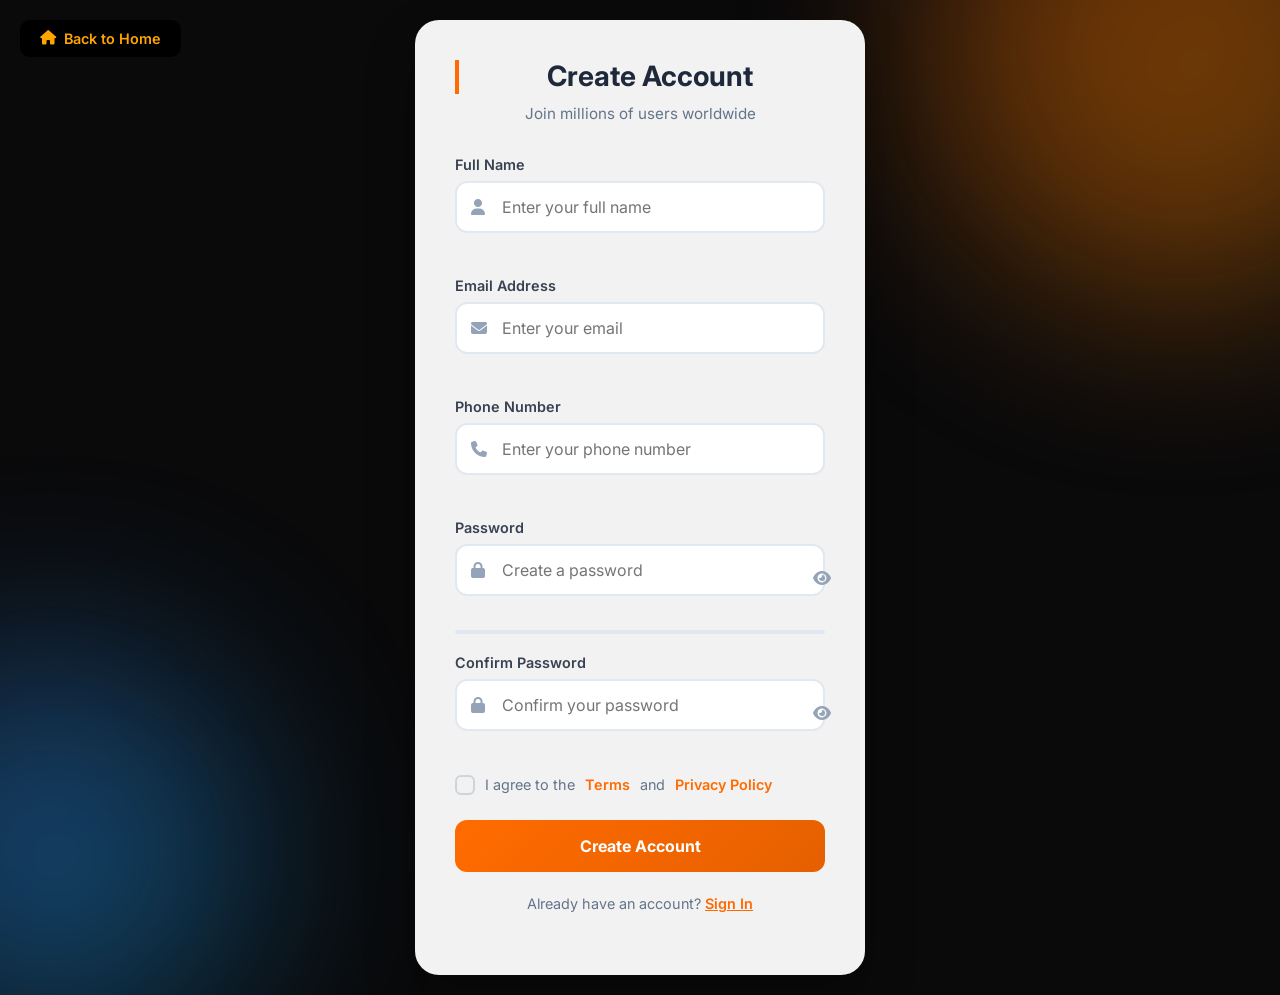
<file: signup.html>
<!DOCTYPE html>
<html lang="en">
<head>
    <meta charset="UTF-8">
    <meta name="viewport" content="width=device-width, initial-scale=1.0">
    <title>Sign Up - NetSolve</title>
    <link rel="icon" href="./assets/bg remove.webp">
    <link rel="stylesheet" href="./sign.css">
    <link rel="stylesheet" href="./root.css">
    <link rel="stylesheet" href="https://cdnjs.cloudflare.com/ajax/libs/font-awesome/6.5.1/css/all.min.css">
    <link href="https://fonts.googleapis.com/css2?family=Inter:wght@300;400;500;600;700;800&display=swap" rel="stylesheet">
</head>
<body>

    <div class="auth-container">
        <!-- Background Effects -->
        <div class="bg-effects">
            <div class="effect-orb orb-1"></div>
            <div class="effect-orb orb-2"></div>
        </div>

        <!-- Auth Card -->
        <div class="auth-card">
            <!-- Signup Form -->
            <form class="auth-form active" id="signupForm">
                <div class="form-header">
                    <h2>Create Account</h2>
                    <p>Join millions of users worldwide</p>
                </div>

                <div class="input-group">
                    <label for="signupName">Full Name</label>
                    <div class="input-wrapper">
                        <i class="fas fa-user"></i>
                        <input type="text" id="signupName" placeholder="Enter your full name" required>
                    </div>
                    <span class="error-message" id="signupNameError"></span>
                </div>

                <div class="input-group">
                    <label for="signupEmail">Email Address</label>
                    <div class="input-wrapper">
                        <i class="fas fa-envelope"></i>
                        <input type="email" id="signupEmail" placeholder="Enter your email" required>
                    </div>
                    <span class="error-message" id="signupEmailError"></span>
                </div>

                <div class="input-group">
                    <label for="signupPhone">Phone Number</label>
                    <div class="input-wrapper">
                        <i class="fas fa-phone"></i>
                        <input type="tel" id="signupPhone" placeholder="Enter your phone number" required>
                    </div>
                    <span class="error-message" id="signupPhoneError"></span>
                </div>

                <div class="input-group">
                    <label for="signupPassword">Password</label>
                    <div class="input-wrapper password-wrapper">
                        <i class="fas fa-lock"></i>
                        <input type="password" id="signupPassword" placeholder="Create a password" required>
                        <button type="button" class="toggle-password" onclick="togglePassword('signupPassword', this)">
                            <i class="fas fa-eye"></i>
                        </button>
                    </div>
                    <span class="error-message" id="signupPasswordError"></span>
                    <div class="password-strength" id="passwordStrength">
                        <div class="strength-bar"><div class="strength-fill"></div></div>
                        <span class="strength-text"></span>
                    </div>
                </div>

                <div class="input-group">
                    <label for="signupConfirmPassword">Confirm Password</label>
                    <div class="input-wrapper password-wrapper">
                        <i class="fas fa-lock"></i>
                        <input type="password" id="signupConfirmPassword" placeholder="Confirm your password" required>
                        <button type="button" class="toggle-password" onclick="togglePassword('signupConfirmPassword', this)">
                            <i class="fas fa-eye"></i>
                        </button>
                    </div>
                    <span class="error-message" id="signupConfirmPasswordError"></span>
                </div>

                <div class="form-options">
                    <label class="checkbox-wrapper">
                        <input type="checkbox" id="agreeTerms" required>
                        <span class="checkmark"></span>
                        I agree to the <a href="#" class="link-text">Terms</a> and <a href="#" class="link-text">Privacy Policy</a>
                    </label>
                </div>

                <button type="submit" class="btn-submit">Create Account</button>

                <div class="form-footer">
                    <p>Already have an account? <a href="sign.html" class="link-btn">Sign In</a></p>
                </div>
            </form>
        </div>

        <!-- Back to Home -->
        <a href="index.html" class="back-home">
            <i class="fas fa-home"></i> Back to Home
        </a>
    </div>

    <script src="./script.js"></script>
    <script>
        // Password Toggle
        function togglePassword(inputId, btn) {
            const input = document.getElementById(inputId);
            const icon = btn.querySelector('i');
            
            if (input.type === 'password') {
                input.type = 'text';
                icon.classList.remove('fa-eye');
                icon.classList.add('fa-eye-slash');
            } else {
                input.type = 'password';
                icon.classList.remove('fa-eye-slash');
                icon.classList.add('fa-eye');
            }
        }

        // Password Strength Indicator
        const signupPassword = document.getElementById('signupPassword');
        const strengthBar = document.querySelector('.strength-fill');
        const strengthText = document.querySelector('.strength-text');

        signupPassword.addEventListener('input', function() {
            const password = this.value;
            const strength = calculatePasswordStrength(password);
            updateStrengthIndicator(strength);
        });

        function calculatePasswordStrength(password) {
            let strength = 0;
            if (password.length >= 8) strength += 25;
            if (password.match(/[a-z]/)) strength += 25;
            if (password.match(/[A-Z]/)) strength += 25;
            if (password.match(/[0-9]/) || password.match(/[^a-zA-Z0-9]/)) strength += 25;
            return strength;
        }

        function updateStrengthIndicator(strength) {
            strengthBar.style.width = strength + '%';
            
            if (strength <= 25) {
                strengthBar.style.backgroundColor = '#EF4444';
                strengthText.textContent = 'Weak';
                strengthText.style.color = '#EF4444';
            } else if (strength <= 50) {
                strengthBar.style.backgroundColor = '#F59E0B';
                strengthText.textContent = 'Fair';
                strengthText.style.color = '#F59E0B';
            } else if (strength <= 75) {
                strengthBar.style.backgroundColor = '#3B82F6';
                strengthText.textContent = 'Good';
                strengthText.style.color = '#3B82F6';
            } else {
                strengthBar.style.backgroundColor = '#10B981';
                strengthText.textContent = 'Strong';
                strengthText.style.color = '#10B981';
            }

            if (signupPassword.value.length === 0) {
                strengthBar.style.width = '0';
                strengthText.textContent = '';
            }
        }

        // Validation Functions
        function validateEmail(email) {
            const re = /^[^\s@]+@[^\s@]+\.[^\s@]+$/;
            return re.test(email);
        }

        function validatePhone(phone) {
            const re = /^[0-9]{10,15}$/;
            return re.test(phone.replace(/\D/g, ''));
        }

        function showError(inputId, message) {
            const inputGroup = document.getElementById(inputId).closest('.input-group');
            const errorSpan = document.getElementById(inputId + 'Error');
            inputGroup.classList.add('error');
            errorSpan.textContent = message;
        }

        function clearError(inputId) {
            const inputGroup = document.getElementById(inputId).closest('.input-group');
            const errorSpan = document.getElementById(inputId + 'Error');
            inputGroup.classList.remove('error');
            errorSpan.textContent = '';
        }

        // Signup Form
        document.getElementById('signupForm').addEventListener('submit', function(e) {
            e.preventDefault();
            let isValid = true;

            const name = document.getElementById('signupName').value;
            const email = document.getElementById('signupEmail').value;
            const phone = document.getElementById('signupPhone').value;
            const password = document.getElementById('signupPassword').value;
            const confirmPassword = document.getElementById('signupConfirmPassword').value;
            const agreeTerms = document.getElementById('agreeTerms').checked;

            if (!name.trim()) {
                showError('signupName', 'Name is required');
                isValid = false;
            } else if (name.trim().length < 2) {
                showError('signupName', 'Name must be at least 2 characters');
                isValid = false;
            } else {
                clearError('signupName');
            }

            if (!email) {
                showError('signupEmail', 'Email is required');
                isValid = false;
            } else if (!validateEmail(email)) {
                showError('signupEmail', 'Please enter a valid email');
                isValid = false;
            } else {
                clearError('signupEmail');
            }

            if (!phone) {
                showError('signupPhone', 'Phone number is required');
                isValid = false;
            } else if (!validatePhone(phone)) {
                showError('signupPhone', 'Please enter a valid phone number');
                isValid = false;
            } else {
                clearError('signupPhone');
            }

            if (!password) {
                showError('signupPassword', 'Password is required');
                isValid = false;
            } else if (password.length < 8) {
                showError('signupPassword', 'Password must be at least 8 characters');
                isValid = false;
            } else {
                clearError('signupPassword');
            }

            if (!confirmPassword) {
                showError('signupConfirmPassword', 'Please confirm your password');
                isValid = false;
            } else if (password !== confirmPassword) {
                showError('signupConfirmPassword', 'Passwords do not match');
                isValid = false;
            } else {
                clearError('signupConfirmPassword');
            }

            if (!agreeTerms) {
                alert('Please agree to the Terms and Privacy Policy');
                isValid = false;
            }

            if (isValid) {
                window.location.href = '404.html';
            }
        });

        // Input focus effects
        document.querySelectorAll('.input-wrapper input').forEach(input => {
            input.addEventListener('focus', function() {
                this.closest('.input-wrapper').classList.add('focused');
            });
            
            input.addEventListener('blur', function() {
                this.closest('.input-wrapper').classList.remove('focused');
            });
        });
    </script>
</body>
</html>
</file>
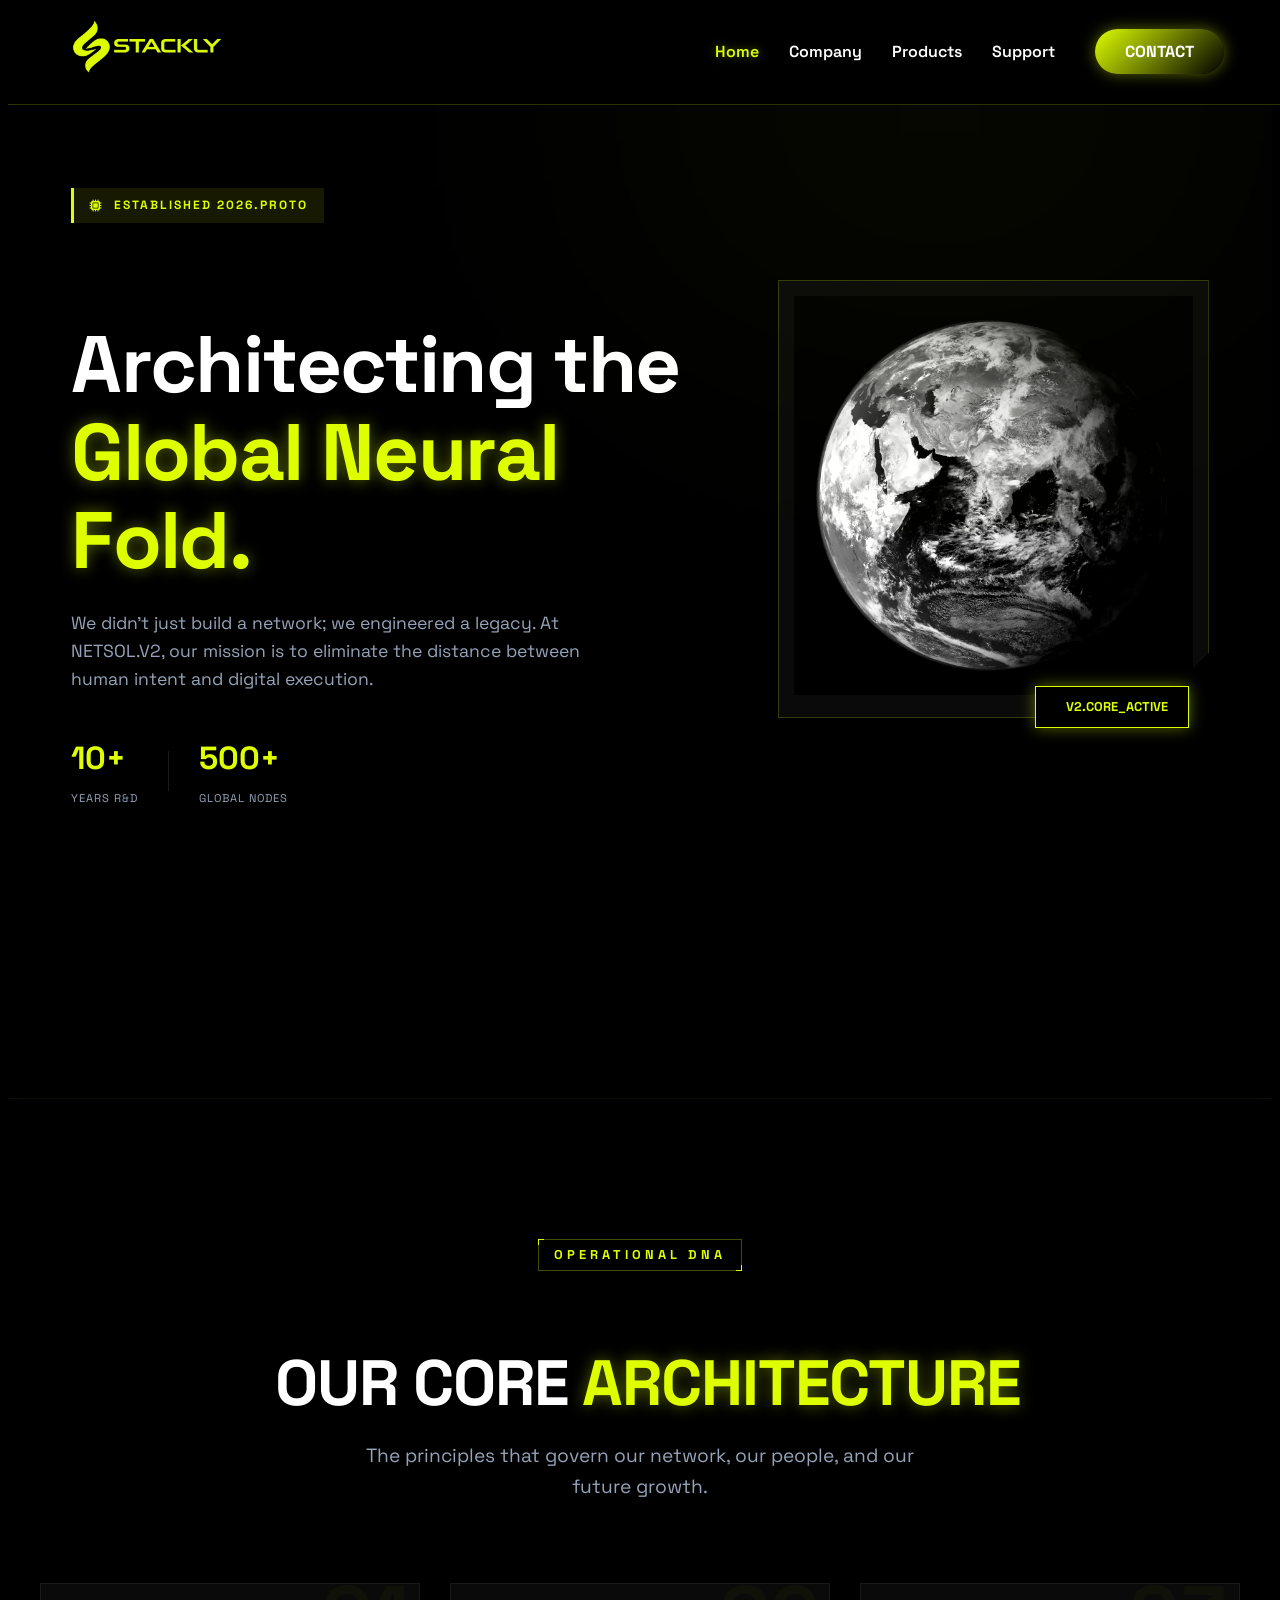
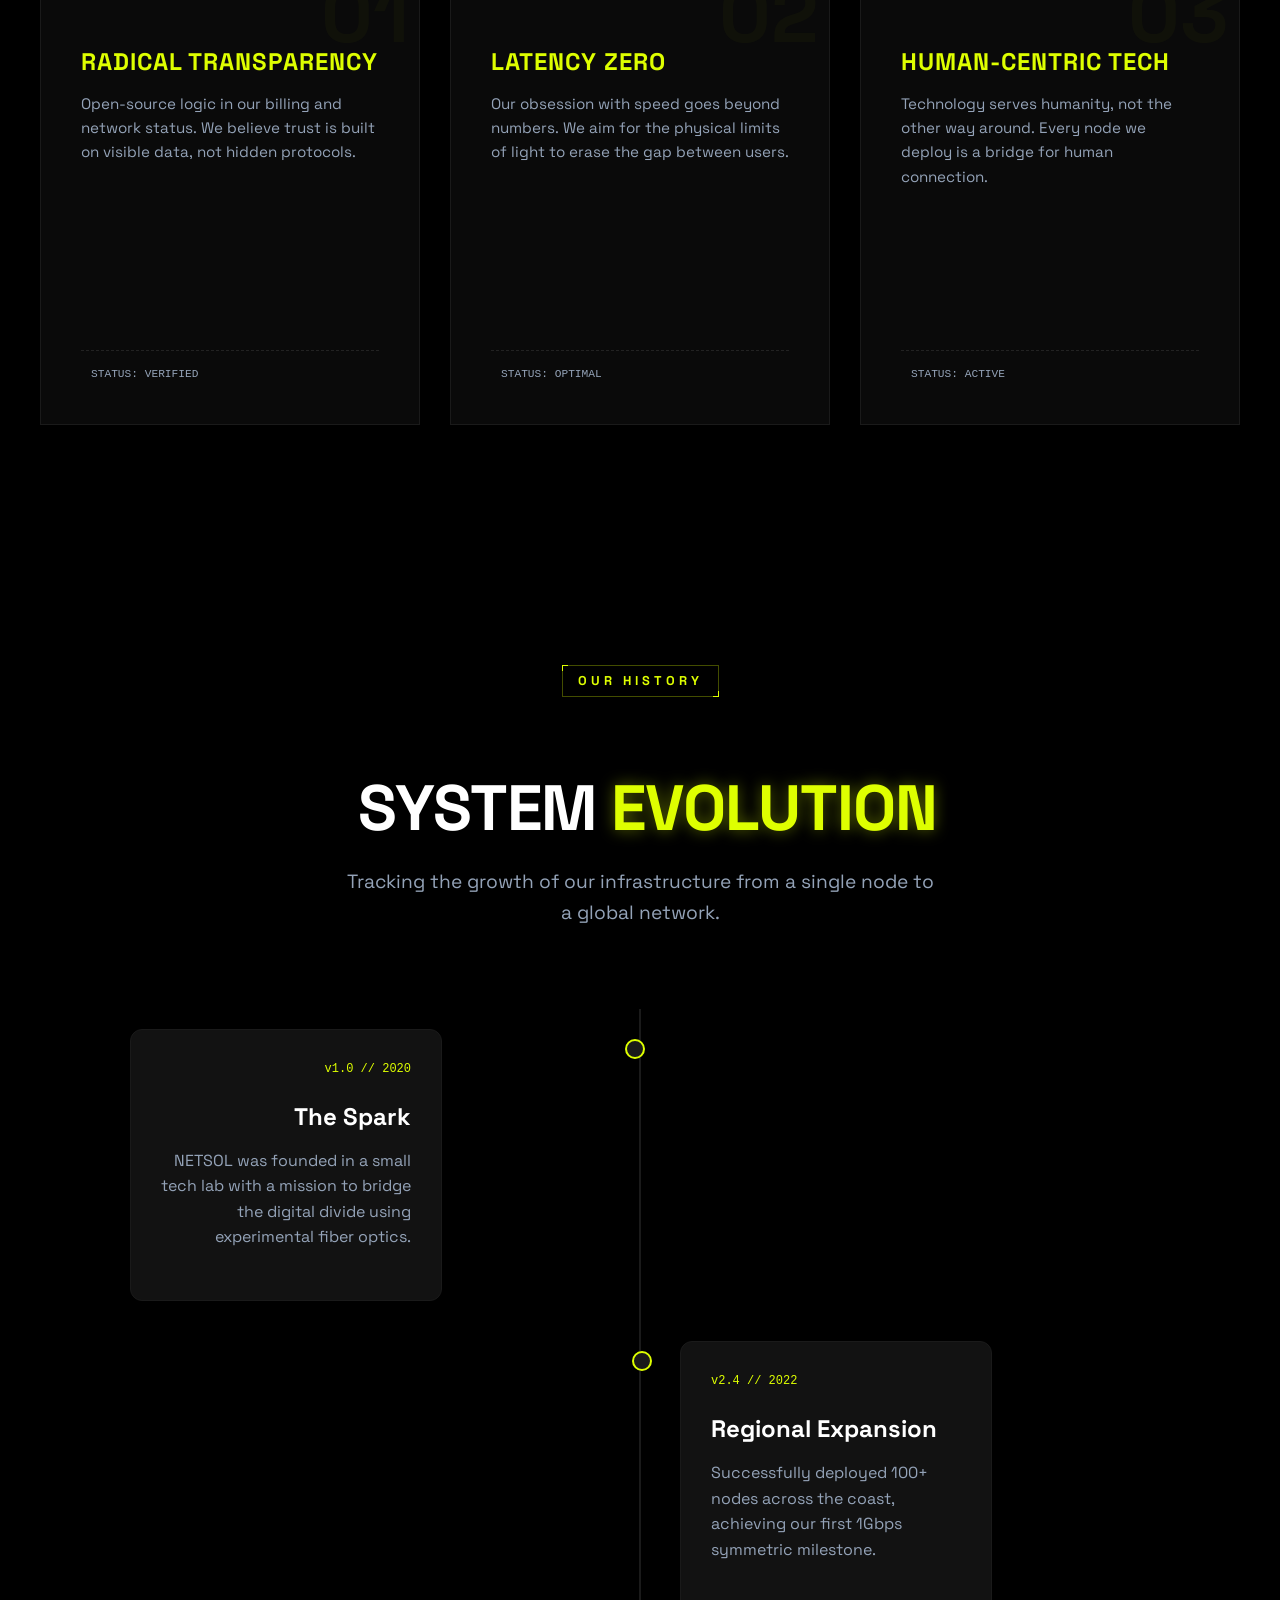
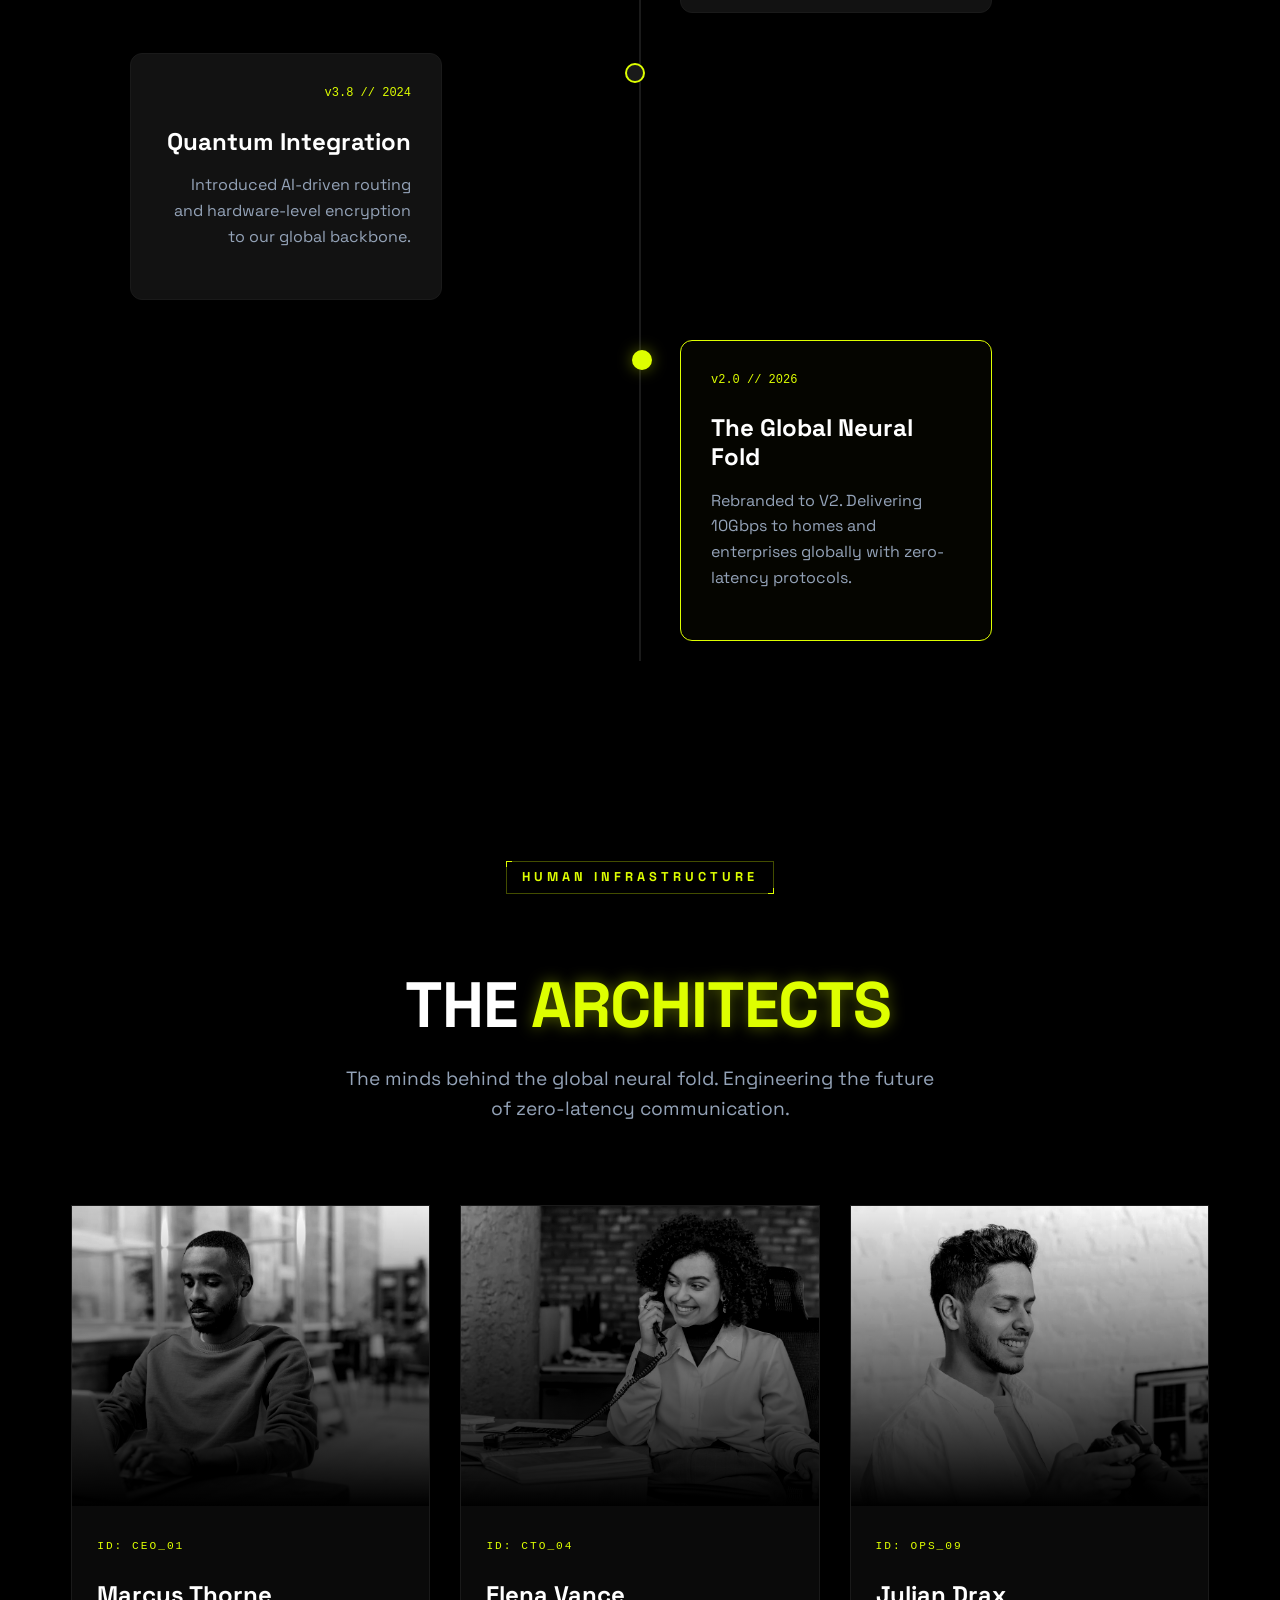
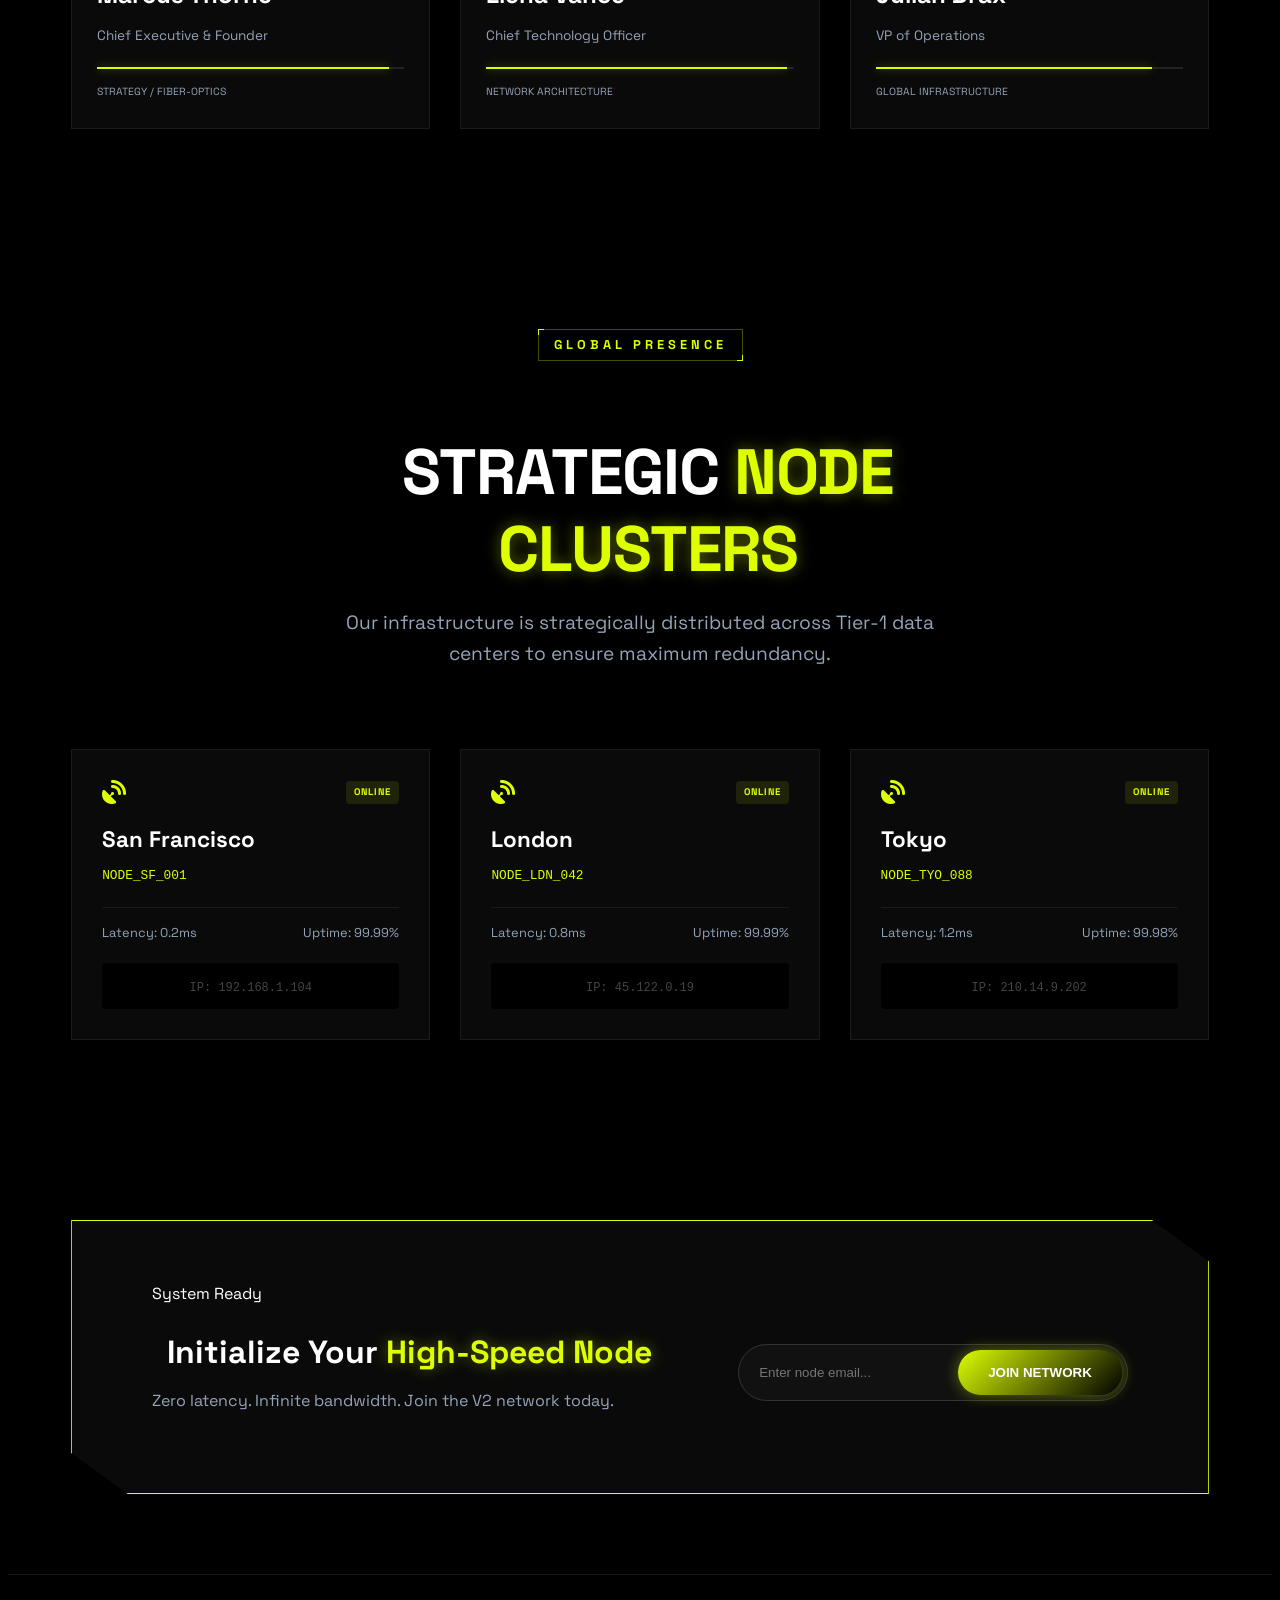
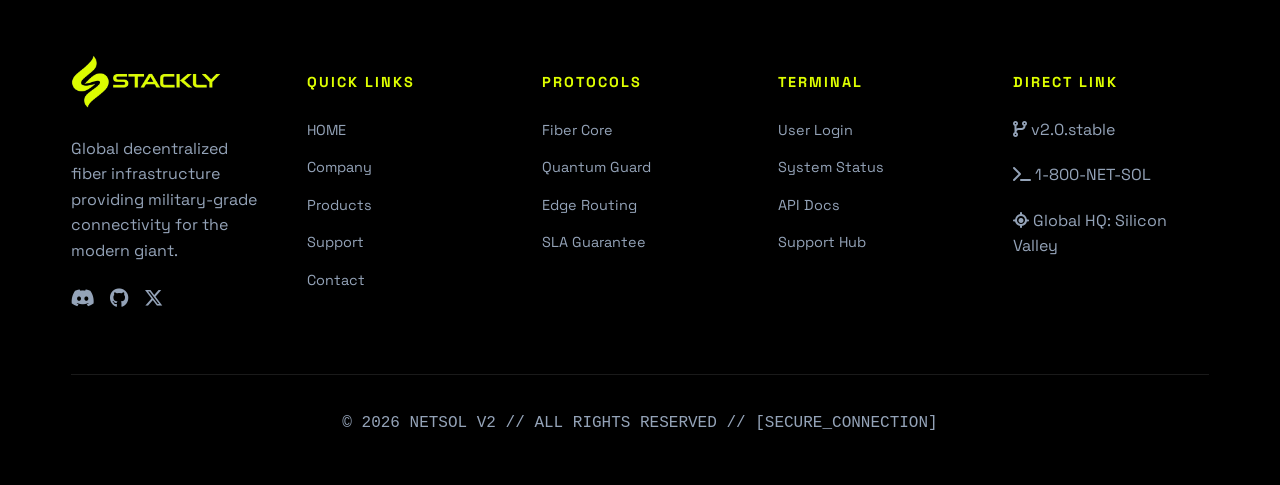
<file: home 2/company.html>
<!DOCTYPE html>
<html lang="en">

<head>
    <meta charset="UTF-8">
    <meta name="viewport" content="width=device-width, initial-scale=1.0">
    <title>Network Solution</title>

    <link rel="icon" href="../assets/bg remove.webp">
    <link rel="stylesheet" href="./company.css">
    <link rel="stylesheet" href="./root.css">
    <link rel="stylesheet" href="https://cdnjs.cloudflare.com/ajax/libs/font-awesome/6.5.1/css/all.min.css">
    <link href="https://unpkg.com/aos@2.3.4/dist/aos.css" rel="stylesheet">

    <link
        href="https://fonts.googleapis.com/css2?family=Inter:wght@300;400;500;600;700;800&family=Space+Grotesk:wght@400;500;600;700&display=swap"
        rel="stylesheet">
</head>

<body>

    <header class="cyber-header">
        <div class="container nav-flex">
            <a class="logo" href="contact.html">
                <img src="../assets/yellow.webp" alt="" width="150px">
            </a>

            <nav class="nav-menu" id="navMenu">
                <ul class="nav-links">
                    <li><a href="index.html" class="active">Home</a></li>
                    <li><a href="company.html">Company</a></li>
                    <li><a href="products.html">Products</a></li>
                    <li><a href="support.html">Support</a></li>
                </ul>
                <div class="nav-cta">
                    <a href="contact.html" class="btn-neon">Contact</a>
                </div>
            </nav>

            <div class="hamburger" id="hamburger">
                <span class="bar"></span>
                <span class="bar"></span>
                <span class="bar"></span>
            </div>
        </div>
    </header>



    <main>
        <section class="company-hero" data-aos="fade-up">
            <div class="glow-blur-top"></div>

            <div class="container hero-flex">
                <div class="company-content">
                    <div class="mission-badge reveal-fade">
                        <i class="fa-solid fa-microchip"></i> <span>ESTABLISHED 2026.PROTO</span>
                    </div>
                    <h1 class="reveal-up">Architecting the <br><span class="lime-text">Global Neural Fold.</span></h1>
                    <p class="reveal-up" style="animation-delay: 0.2s;">
                        We didn't just build a network; we engineered a legacy. At NETSOL.V2, our mission is to
                        eliminate the distance between human intent and digital execution.
                    </p>

                    <div class="company-stats reveal-up" style="animation-delay: 0.4s;">
                        <div class="mini-stat">
                            <span class="stat-num">10+</span>
                            <span class="stat-lab">Years R&D</span>
                        </div>
                        <div class="divider-line"></div>
                        <div class="mini-stat">
                            <span class="stat-num">500+</span>
                            <span class="stat-lab">Global Nodes</span>
                        </div>
                    </div>
                </div>

                <div class="company-visual reveal-scale">
                    <div class="visual-frame">
                        <div class="circuit-overlay"></div>
                        <img src="../assets/world.webp" alt="Digital Vision" class="vision-img">
                    </div>
                    <div class="floating-badge">
                        <span class="pulse-dot"></span> V2.CORE_ACTIVE
                    </div>
                </div>
            </div>
        </section>









        <section class="company-pillars" data-aos="fade-down">
            <div class="container">
                <div class="section-header-v2 reveal-up">
                    <span class="cyber-tag">Operational DNA</span>
                    <h2>Our Core <span class="lime-text">Architecture</span></h2>
                    <p>The principles that govern our network, our people, and our future growth.</p>
                </div>

                <div class="pillars-grid">
                    <div class="pillar-card reveal-up" style="--delay: 0.1s">
                        <div class="pillar-num">01</div>
                        <div class="pillar-info">
                            <h3>Radical Transparency</h3>
                            <p>Open-source logic in our billing and network status. We believe trust is built on visible
                                data, not hidden protocols.</p>
                        </div>
                        <div class="pillar-status">
                            <span class="pulse-dot"></span> STATUS: VERIFIED
                        </div>
                    </div>

                    <div class="pillar-card reveal-up" style="--delay: 0.3s">
                        <div class="pillar-num">02</div>
                        <div class="pillar-info">
                            <h3>Latency Zero</h3>
                            <p>Our obsession with speed goes beyond numbers. We aim for the physical limits of light to
                                erase the gap between users.</p>
                        </div>
                        <div class="pillar-status">
                            <span class="pulse-dot"></span> STATUS: OPTIMAL
                        </div>
                    </div>

                    <div class="pillar-card reveal-up" style="--delay: 0.5s">
                        <div class="pillar-num">03</div>
                        <div class="pillar-info">
                            <h3>Human-Centric Tech</h3>
                            <p>Technology serves humanity, not the other way around. Every node we deploy is a bridge
                                for human connection.</p>
                        </div>
                        <div class="pillar-status">
                            <span class="pulse-dot"></span> STATUS: ACTIVE
                        </div>
                    </div>
                </div>
            </div>
        </section>










        <section class="company-timeline" data-aos="fade-up">
            <div class="container">
                <div class="section-header-v2 reveal-up">
                    <span class="cyber-tag">Our History</span>
                    <h2>System <span class="lime-text">Evolution</span></h2>
                    <p>Tracking the growth of our infrastructure from a single node to a global network.</p>
                </div>

                <div class="timeline-container">
                    <div class="timeline-item left reveal-left">
                        <div class="timeline-content">
                            <span class="version-tag">v1.0 // 2020</span>
                            <h3>The Spark</h3>
                            <p>NETSOL was founded in a small tech lab with a mission to bridge the digital divide using
                                experimental fiber optics.</p>
                        </div>
                        <div class="timeline-dot"></div>
                    </div>

                    <div class="timeline-item right reveal-right">
                        <div class="timeline-content">
                            <span class="version-tag">v2.4 // 2022</span>
                            <h3>Regional Expansion</h3>
                            <p>Successfully deployed 100+ nodes across the coast, achieving our first 1Gbps symmetric
                                milestone.</p>
                        </div>
                        <div class="timeline-dot"></div>
                    </div>

                    <div class="timeline-item left reveal-left">
                        <div class="timeline-content">
                            <span class="version-tag">v3.8 // 2024</span>
                            <h3>Quantum Integration</h3>
                            <p>Introduced AI-driven routing and hardware-level encryption to our global backbone.</p>
                        </div>
                        <div class="timeline-dot"></div>
                    </div>

                    <div class="timeline-item right reveal-right">
                        <div class="timeline-content highlight-active">
                            <span class="version-tag">v2.0 // 2026</span>
                            <h3>The Global Neural Fold</h3>
                            <p>Rebranded to V2. Delivering 10Gbps to homes and enterprises globally with zero-latency
                                protocols.</p>
                        </div>
                        <div class="timeline-dot active"></div>
                    </div>
                </div>
            </div>
        </section>






        <section class="team-section" data-aos="fade-down">
            <div class="container">
                <div class="section-header-v2 reveal-up">
                    <span class="cyber-tag">Human Infrastructure</span>
                    <h2>The <span class="lime-text">Architects</span></h2>
                    <p>The minds behind the global neural fold. Engineering the future of zero-latency communication.
                    </p>
                </div>

                <div class="team-grid">
                    <div class="member-card reveal-up" style="--delay: 0.1s">
                        <div class="member-image">
                            <img src="../assets/m1.webp" alt="CEO">
                            <div class="image-overlay"></div>
                            <div class="member-socials">
                                <a href="./404.html"><i class="fa-brands fa-linkedin"></i></a>
                                <a href="./404.html"><i class="fa-brands fa-github"></i></a>
                            </div>
                        </div>
                        <div class="member-info">
                            <span class="role-code">ID: CEO_01</span>
                            <h3>Marcus Thorne</h3>
                            <p class="role-title">Chief Executive & Founder</p>
                            <div class="skill-bars">
                                <div class="skill">
                                    <div class="fill" style="width: 95%;"></div>
                                </div>
                                <span class="skill-name">Strategy / Fiber-Optics</span>
                            </div>
                        </div>
                    </div>

                    <div class="member-card reveal-up" style="--delay: 0.3s">
                        <div class="member-image">
                            <img src="../assets/w1.webp" alt="CTO">
                            <div class="image-overlay"></div>
                            <div class="member-socials">
                                <a href="./404.html"><i class="fa-brands fa-linkedin"></i></a>
                                <a href="./404.html"><i class="fa-brands fa-github"></i></a>
                            </div>
                        </div>
                        <div class="member-info">
                            <span class="role-code">ID: CTO_04</span>
                            <h3>Elena Vance</h3>
                            <p class="role-title">Chief Technology Officer</p>
                            <div class="skill-bars">
                                <div class="skill">
                                    <div class="fill" style="width: 98%;"></div>
                                </div>
                                <span class="skill-name">Network Architecture</span>
                            </div>
                        </div>
                    </div>

                    <div class="member-card reveal-up" style="--delay: 0.5s">
                        <div class="member-image">
                            <img src="../assets/m2-testi.webp" alt="Ops">
                            <div class="image-overlay"></div>
                            <div class="member-socials">
                                <a href="./404.html"><i class="fa-brands fa-linkedin"></i></a>
                                <a href="./404.html"><i class="fa-brands fa-github"></i></a>
                            </div>
                        </div>
                        <div class="member-info">
                            <span class="role-code">ID: OPS_09</span>
                            <h3>Julian Drax</h3>
                            <p class="role-title">VP of Operations</p>
                            <div class="skill-bars">
                                <div class="skill">
                                    <div class="fill" style="width: 90%;"></div>
                                </div>
                                <span class="skill-name">Global Infrastructure</span>
                            </div>
                        </div>
                    </div>
                </div>
            </div>
        </section>






        <section class="global-nodes-section" data-aos="fade-up">
            <div class="container">
                <div class="section-header-v2 reveal-up">
                    <span class="cyber-tag">Global Presence</span>
                    <h2>Strategic <span class="lime-text">Node Clusters</span></h2>
                    <p>Our infrastructure is strategically distributed across Tier-1 data centers to ensure maximum
                        redundancy.</p>
                </div>

                <div class="nodes-grid">
                    <div class="node-card reveal-up" style="--delay: 0.1s">
                        <div class="node-header">
                            <i class="fa-solid fa-satellite-dish"></i>
                            <span class="node-status">ONLINE</span>
                        </div>
                        <div class="node-body">
                            <h3>San Francisco</h3>
                            <p class="node-id">NODE_SF_001</p>
                            <div class="node-meta">
                                <span>Latency: 0.2ms</span>
                                <span>Uptime: 99.99%</span>
                            </div>
                        </div>
                        <div class="node-footer">
                            <code>IP: 192.168.1.104</code>
                        </div>
                    </div>

                    <div class="node-card reveal-up" style="--delay: 0.3s">
                        <div class="node-header">
                            <i class="fa-solid fa-satellite-dish"></i>
                            <span class="node-status">ONLINE</span>
                        </div>
                        <div class="node-body">
                            <h3>London</h3>
                            <p class="node-id">NODE_LDN_042</p>
                            <div class="node-meta">
                                <span>Latency: 0.8ms</span>
                                <span>Uptime: 99.99%</span>
                            </div>
                        </div>
                        <div class="node-footer">
                            <code>IP: 45.122.0.19</code>
                        </div>
                    </div>

                    <div class="node-card reveal-up" style="--delay: 0.5s">
                        <div class="node-header">
                            <i class="fa-solid fa-satellite-dish"></i>
                            <span class="node-status">ONLINE</span>
                        </div>
                        <div class="node-body">
                            <h3>Tokyo</h3>
                            <p class="node-id">NODE_TYO_088</p>
                            <div class="node-meta">
                                <span>Latency: 1.2ms</span>
                                <span>Uptime: 99.98%</span>
                            </div>
                        </div>
                        <div class="node-footer">
                            <code>IP: 210.14.9.202</code>
                        </div>
                    </div>
                </div>
            </div>
        </section>






        <section class="final-conversion" data-aos="fade-down">
            <div class="container">
                <div class="cta-cyber-card reveal-up">
                    <div class="cta-text">
                        <span class="cyber-badge">System Ready</span>
                        <h2>Initialize Your <span class="lime-text">High-Speed Node</span></h2>
                        <p>Zero latency. Infinite bandwidth. Join the V2 network today.</p>
                    </div>
                    <form class="cta-input-group" action="./404.html" method="GET">
                        <input type="email" placeholder="Enter node email..." required>
                        <button class="btn-neon">Join Network</button>
                    </form>
                </div>
            </div>
        </section>

        <footer class="cyber-footer">
            <div class="container footer-grid">
                <div class="footer-col brand-col">
                    <a class="logo" href="./company.html"><img src="../assets/yellow.webp" alt="" width="150px"></a>
                    <p>Global decentralized fiber infrastructure providing military-grade connectivity for the modern
                        giant.</p>
                    <div class="footer-socials">
                        <a href="./404.html"><i class="fa-brands fa-discord"></i></a>
                        <a href="./404.html"><i class="fa-brands fa-github"></i></a>
                        <a href="./404.html"><i class="fa-brands fa-x-twitter"></i></a>
                    </div>
                </div>

                <div class="footer-col">
                    <h4>Quick Links</h4>
                    <ul>
                        <li><a href="index.html">HOME</a></li>
                        <li><a href="company.html">Company</a></li>
                        <li><a href="products.html">Products</a></li>
                        <li><a href="support.html">Support</a></li>
                        <li><a href="contact.html">Contact</a></li>

                    </ul>
                </div>

                <div class="footer-col">
                    <h4>Protocols</h4>
                    <ul>
                        <li><a href="./404.html">Fiber Core</a></li>
                        <li><a href="./404.html">Quantum Guard</a></li>
                        <li><a href="./404.html">Edge Routing</a></li>
                        <li><a href="./404.html">SLA Guarantee</a></li>
                    </ul>
                </div>

                <div class="footer-col">
                    <h4>Terminal</h4>
                    <ul>
                        <li><a href="./404.html">User Login</a></li>
                        <li><a href="./404.html">System Status</a></li>
                        <li><a href="./404.html">API Docs</a></li>
                        <li><a href="./404.html">Support Hub</a></li>
                    </ul>
                </div>

                <div class="footer-col">
                    <h4>Direct Link</h4>
                    <p><i class="fa-solid fa-code-branch"></i> v2.0.stable</p>
                    <p><i class="fa-solid fa-terminal"></i> 1-800-NET-SOL</p>
                    <p><i class="fa-solid fa-location-crosshairs"></i> Global HQ: Silicon Valley</p>
                </div>
            </div>

            <div class="footer-bottom">
                <p>&copy; 2026 NETSOL V2 // ALL RIGHTS RESERVED // [SECURE_CONNECTION]</p>
            </div>
        </footer>
    </main>



    <script src="script.js"></script>

    <script src="https://unpkg.com/aos@2.3.4/dist/aos.js"></script>
    <script>
        AOS.init({
            duration: 900,
            easing: 'ease-in-out',
            once: true,   // animation runs only once
        });
    </script>
</body>

</html>
</file>
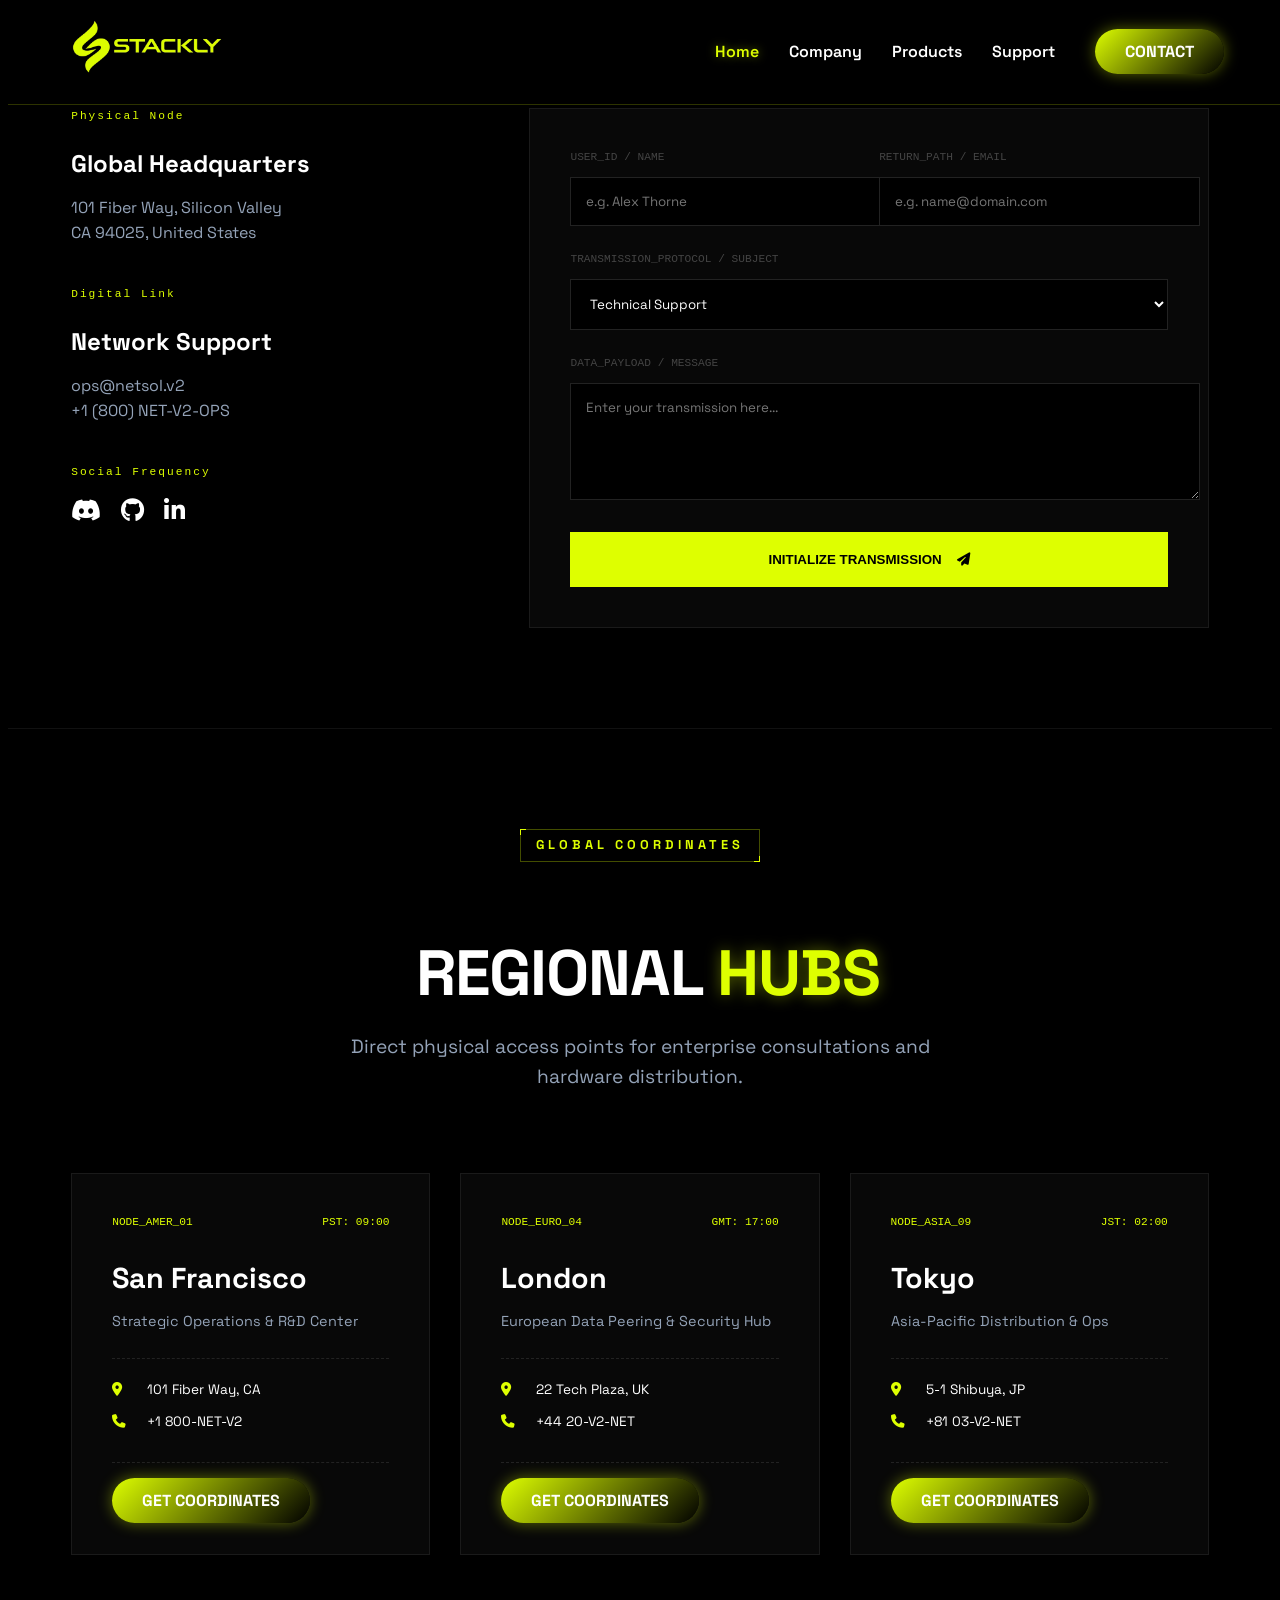
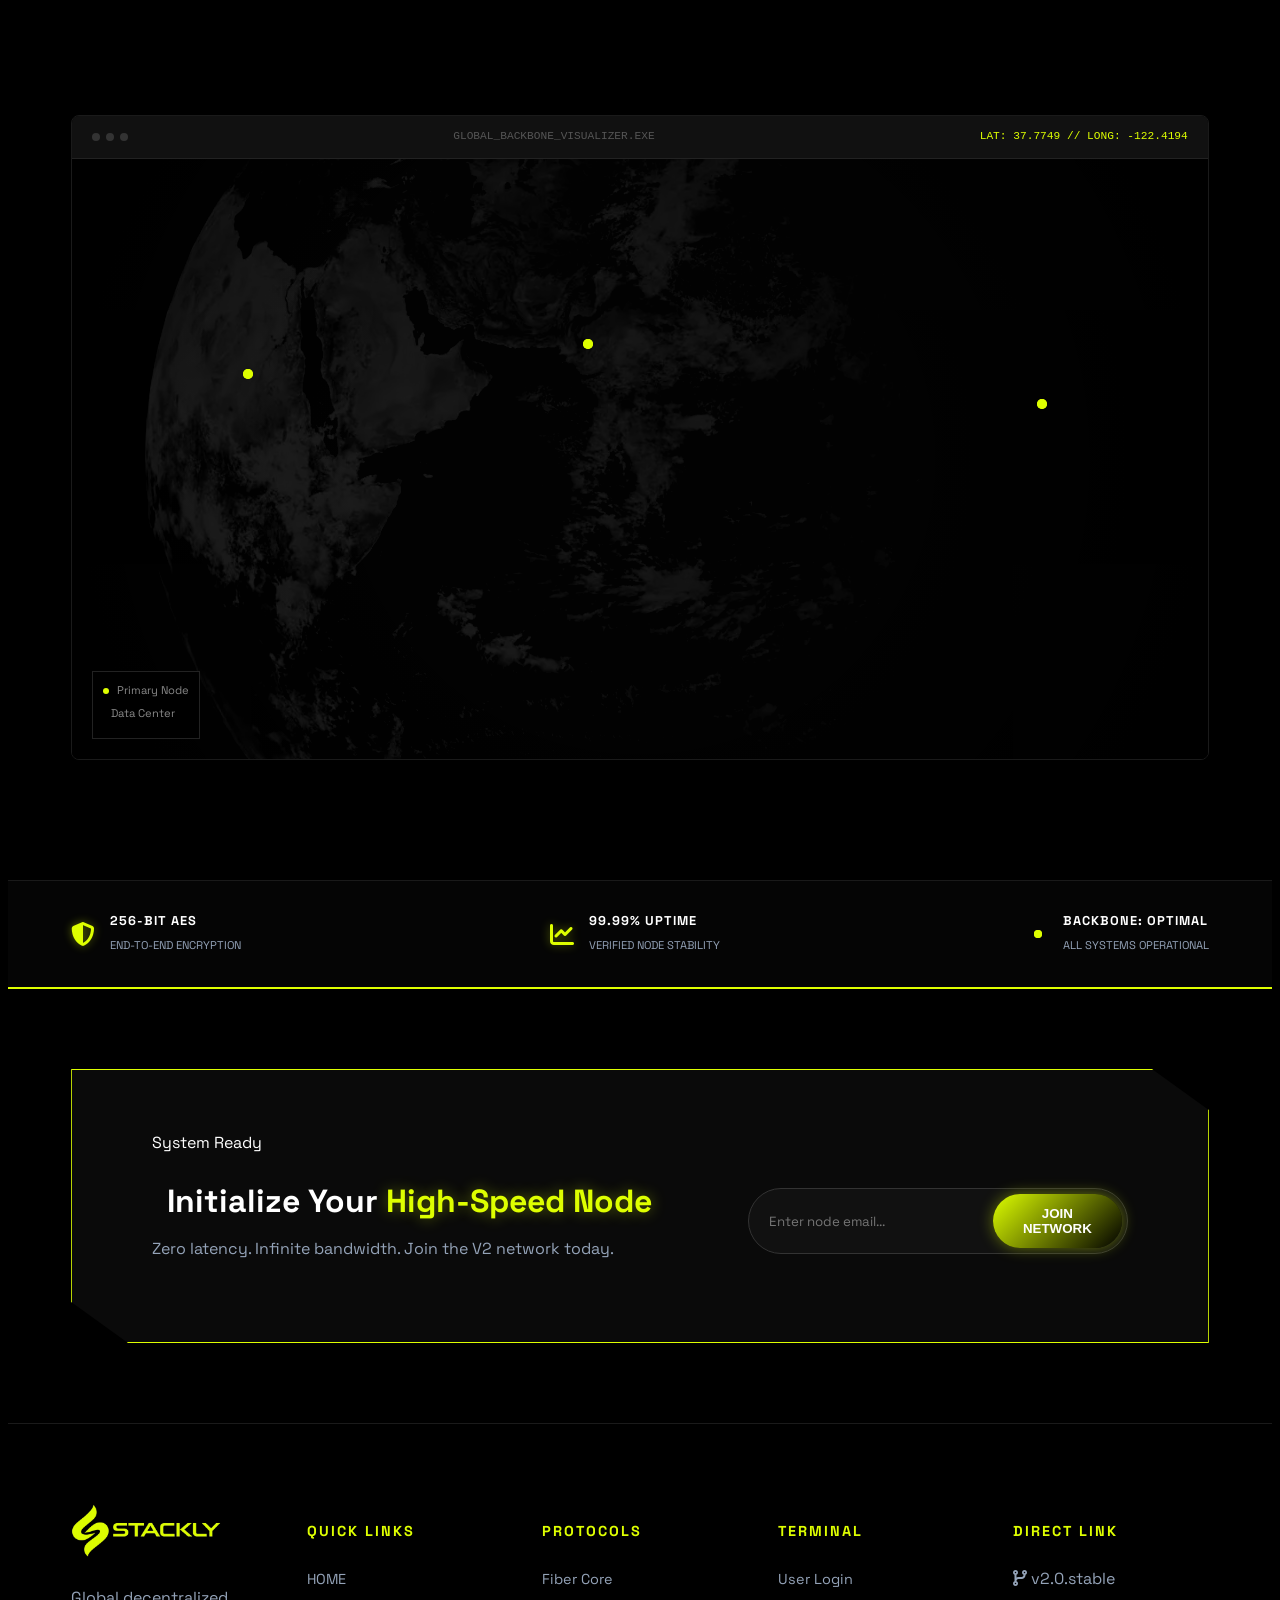
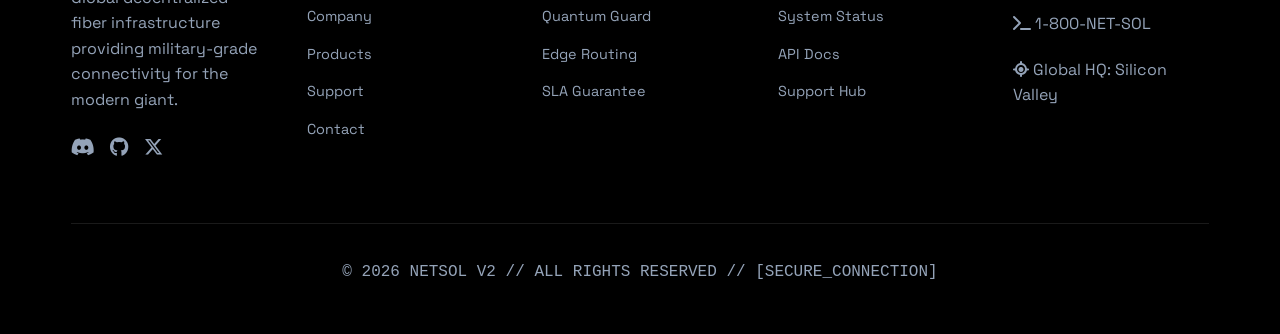
<file: home 2/contact.html>
<!DOCTYPE html>
<html lang="en">

<head>
    <meta charset="UTF-8">
    <meta name="viewport" content="width=device-width, initial-scale=1.0">
    <title>Network Solution</title>

    <link rel="icon" href="../assets/bg remove.webp">
    <link rel="stylesheet" href="./contact.css">
    <link rel="stylesheet" href="./root.css">
    <link rel="stylesheet" href="https://cdnjs.cloudflare.com/ajax/libs/font-awesome/6.5.1/css/all.min.css">
    <link href="https://unpkg.com/aos@2.3.4/dist/aos.css" rel="stylesheet">

    <link
        href="https://fonts.googleapis.com/css2?family=Inter:wght@300;400;500;600;700;800&family=Space+Grotesk:wght@400;500;600;700&display=swap"
        rel="stylesheet">
</head>

<body>

    <header class="cyber-header">
        <div class="container nav-flex">
            <a class="logo">
                <img src="../assets/yellow.webp" alt="" width="150px">
            </a>

            <nav class="nav-menu" id="navMenu">
                <ul class="nav-links">
                    <li><a href="index.html" class="active">Home</a></li>
                    <li><a href="company.html">Company</a></li>
                    <li><a href="products.html">Products</a></li>
                    <li><a href="support.html">Support</a></li>
                </ul>
                <div class="nav-cta">
                    <a href="contact.html" class="btn-neon">Contact</a>
                </div>
            </nav>

            <div class="hamburger" id="hamburger">
                <span class="bar"></span>
                <span class="bar"></span>
                <span class="bar"></span>
            </div>
        </div>
    </header>



    <main>
        <section class="contact-form-section" data-aos="fade-up">
            <div class="container">
                <div class="contact-grid">

                    <div class="contact-info reveal-left">
                        <div class="info-group">
                            <span class="cyber-label">Physical Node</span>
                            <h3>Global Headquarters</h3>
                            <p>101 Fiber Way, Silicon Valley<br>CA 94025, United States</p>
                        </div>

                        <div class="info-group">
                            <span class="cyber-label">Digital Link</span>
                            <h3>Network Support</h3>
                            <p>ops@netsol.v2<br>+1 (800) NET-V2-OPS</p>
                        </div>

                        <div class="info-group">
                            <span class="cyber-label">Social Frequency</span>
                            <div class="social-links">
                                <a href="./404.html"><i class="fa-brands fa-discord"></i></a>
                                <a href="./404.html"><i class="fa-brands fa-github"></i></a>
                                <a href="./404.html"><i class="fa-brands fa-linkedin-in"></i></a>
                            </div>
                        </div>
                    </div>

                    <form class="contact-form-wrapper reveal-right" action="./404.html" method="GET">
                        <form id="contact-terminal">
                            <div class="input-row">
                                <div class="form-group">
                                    <label>USER_ID / NAME</label>
                                    <input type="text" placeholder="e.g. Alex Thorne" required>
                                </div>
                                <div class="form-group">
                                    <label>RETURN_PATH / EMAIL</label>
                                    <input type="email" placeholder="e.g. name@domain.com" required>
                                </div>
                            </div>

                            <div class="form-group">
                                <label>TRANSMISSION_PROTOCOL / SUBJECT</label>
                                <select>
                                    <option>Technical Support</option>
                                    <option>Enterprise Sales</option>
                                    <option>Partnership Inquiry</option>
                                </select>
                            </div>

                            <div class="form-group">
                                <label>DATA_PAYLOAD / MESSAGE</label>
                                <textarea rows="5" placeholder="Enter your transmission here..."></textarea>
                            </div>

                            <button type="submit" class="btn-neon-full">
                                <span class="btn-text">INITIALIZE TRANSMISSION</span>
                                <i class="fa-solid fa-paper-plane"></i>
                            </button>
                        </form>
                    </form>

                </div>
            </div>
        </section>









        <section class="location-nodes" data-aos="fade-down">
            <div class="container">
                <div class="section-header-v2 reveal-up">
                    <span class="cyber-tag">Global Coordinates</span>
                    <h2>Regional <span class="lime-text">Hubs</span></h2>
                    <p>Direct physical access points for enterprise consultations and hardware distribution.</p>
                </div>

                <div class="location-grid">
                    <div class="loc-card reveal-up" style="--delay: 0.1s">
                        <div class="loc-header">
                            <span class="loc-id">NODE_AMER_01</span>
                            <span class="loc-time">PST: 09:00</span>
                        </div>
                        <h3>San Francisco</h3>
                        <p>Strategic Operations & R&D Center</p>
                        <div class="loc-meta">
                            <div class="meta-item"><i class="fa-solid fa-location-dot"></i> 101 Fiber Way, CA</div>
                            <div class="meta-item"><i class="fa-solid fa-phone"></i> +1 800-NET-V2</div>
                        </div>
                        <a href="./404.html" class="btn-outline-cyber btn-neon">Get Coordinates</a>
                    </div>

                    <div class="loc-card reveal-up" style="--delay: 0.3s">
                        <div class="loc-header">
                            <span class="loc-id">NODE_EURO_04</span>
                            <span class="loc-time">GMT: 17:00</span>
                        </div>
                        <h3>London</h3>
                        <p>European Data Peering & Security Hub</p>
                        <div class="loc-meta">
                            <div class="meta-item"><i class="fa-solid fa-location-dot"></i> 22 Tech Plaza, UK</div>
                            <div class="meta-item"><i class="fa-solid fa-phone"></i> +44 20-V2-NET</div>
                        </div>
                        <a href="./404.html" class="btn-outline-cyber btn-neon">Get Coordinates</a>
                    </div>

                    <div class="loc-card reveal-up" style="--delay: 0.5s">
                        <div class="loc-header">
                            <span class="loc-id">NODE_ASIA_09</span>
                            <span class="loc-time">JST: 02:00</span>
                        </div>
                        <h3>Tokyo</h3>
                        <p>Asia-Pacific Distribution & Ops</p>
                        <div class="loc-meta">
                            <div class="meta-item"><i class="fa-solid fa-location-dot"></i> 5-1 Shibuya, JP</div>
                            <div class="meta-item"><i class="fa-solid fa-phone"></i> +81 03-V2-NET</div>
                        </div>
                        <a href="./404.html" class="btn-outline-cyber btn-neon">Get Coordinates</a>
                    </div>
                </div>
            </div>
        </section>







        <section class="global-trace-map" data-aos="fade-up">
            <div class="container">
                <div class="map-interface-wrapper reveal-up">
                    <div class="map-ui-bar">
                        <div class="ui-dots"><span></span><span></span><span></span></div>
                        <div class="ui-title">GLOBAL_BACKBONE_VISUALIZER.EXE</div>
                        <div class="ui-coord">LAT: 37.7749 // LONG: -122.4194</div>
                    </div>

                    <div class="map-container">
                        <div class="map-overlay-glow"></div>
                        <img src="../assets/world.webp" alt="World Connectivity Map" class="base-map">

                        <div class="map-ping ping-sf"><span></span></div>
                        <div class="map-ping ping-ldn"><span></span></div>
                        <div class="map-ping ping-tokyo"><span></span></div>

                        <div class="map-legend">
                            <div class="legend-item"><span class="dot active"></span> Primary Node</div>
                            <div class="legend-item"><span class="dot archive"></span> Data Center</div>
                        </div>
                    </div>
                </div>
            </div>
        </section>









        <section class="pre-footer-status" data-aos="fade-down">
            <div class="container">
                <div class="status-seal-wrapper reveal-up">
                    <div class="seal-item">
                        <i class="fa-solid fa-shield-halved"></i>
                        <div class="seal-text">
                            <strong>256-BIT AES</strong>
                            <span>End-to-End Encryption</span>
                        </div>
                    </div>

                    <div class="seal-item">
                        <i class="fa-solid fa-chart-line"></i>
                        <div class="seal-text">
                            <strong>99.99% UPTIME</strong>
                            <span>Verified Node Stability</span>
                        </div>
                    </div>

                    <div class="seal-item">
                        <div class="live-pulse">
                            <span class="ping-circle"></span>
                        </div>
                        <div class="seal-text">
                            <strong>BACKBONE: OPTIMAL</strong>
                            <span>All Systems Operational</span>
                        </div>
                    </div>
                </div>
            </div>
        </section>







        <section class="final-conversion" data-aos="fade-up">
            <div class="container">
                <div class="cta-cyber-card reveal-up">
                    <div class="cta-text">
                        <span class="cyber-badge">System Ready</span>
                        <h2>Initialize Your <span class="lime-text">High-Speed Node</span></h2>
                        <p>Zero latency. Infinite bandwidth. Join the V2 network today.</p>
                    </div>
                    <form class="cta-input-group" action="./404.html" method="GET">
                        <input type="email" placeholder="Enter node email..." required>
                        <button class="btn-neon">Join Network</button>
                    </form>
                </div>
            </div>
        </section>







        

        <footer class="cyber-footer">
            <div class="container footer-grid">
                <div class="footer-col brand-col">
                    <a class="logo"><img src="../assets/yellow.webp" alt="" width="150px"></a>
                    <p>Global decentralized fiber infrastructure providing military-grade connectivity for the modern
                        giant.</p>
                    <div class="footer-socials">
                        <a href="./404.html"><i class="fa-brands fa-discord"></i></a>
                        <a href="./404.html"><i class="fa-brands fa-github"></i></a>
                        <a href="./404.html"><i class="fa-brands fa-x-twitter"></i></a>
                    </div>
                </div>

                <div class="footer-col">
                    <h4>Quick Links</h4>
                    <ul>
                        <li><a href="index.html">HOME</a></li>
                        <li><a href="company.html">Company</a></li>
                        <li><a href="products.html">Products</a></li>
                        <li><a href="support.html">Support</a></li>
                        <li><a href="contact.html">Contact</a></li>

                    </ul>
                </div>

                <div class="footer-col">
                    <h4>Protocols</h4>
                    <ul>
                        <li><a href="./404.html">Fiber Core</a></li>
                        <li><a href="./404.html">Quantum Guard</a></li>
                        <li><a href="./404.html">Edge Routing</a></li>
                        <li><a href="./404.html">SLA Guarantee</a></li>
                    </ul>
                </div>

                <div class="footer-col">
                    <h4>Terminal</h4>
                    <ul>
                        <li><a href="./404.html">User Login</a></li>
                        <li><a href="./404.html">System Status</a></li>
                        <li><a href="./404.html">API Docs</a></li>
                        <li><a href="./404.html">Support Hub</a></li>
                    </ul>
                </div>

                <div class="footer-col">
                    <h4>Direct Link</h4>
                    <p><i class="fa-solid fa-code-branch"></i> v2.0.stable</p>
                    <p><i class="fa-solid fa-terminal"></i> 1-800-NET-SOL</p>
                    <p><i class="fa-solid fa-location-crosshairs"></i> Global HQ: Silicon Valley</p>
                </div>
            </div>

            <div class="footer-bottom">
                <p>&copy; 2026 NETSOL V2 // ALL RIGHTS RESERVED // [SECURE_CONNECTION]</p>
            </div>
        </footer>
    </main>



    <script src="script.js"></script>
    <script src="https://unpkg.com/aos@2.3.4/dist/aos.js"></script>
    <script>
        AOS.init({
            duration: 900,
            easing: 'ease-in-out',
            once: true,   // animation runs only once
        });
    </script>
</body>

</html>
</file>
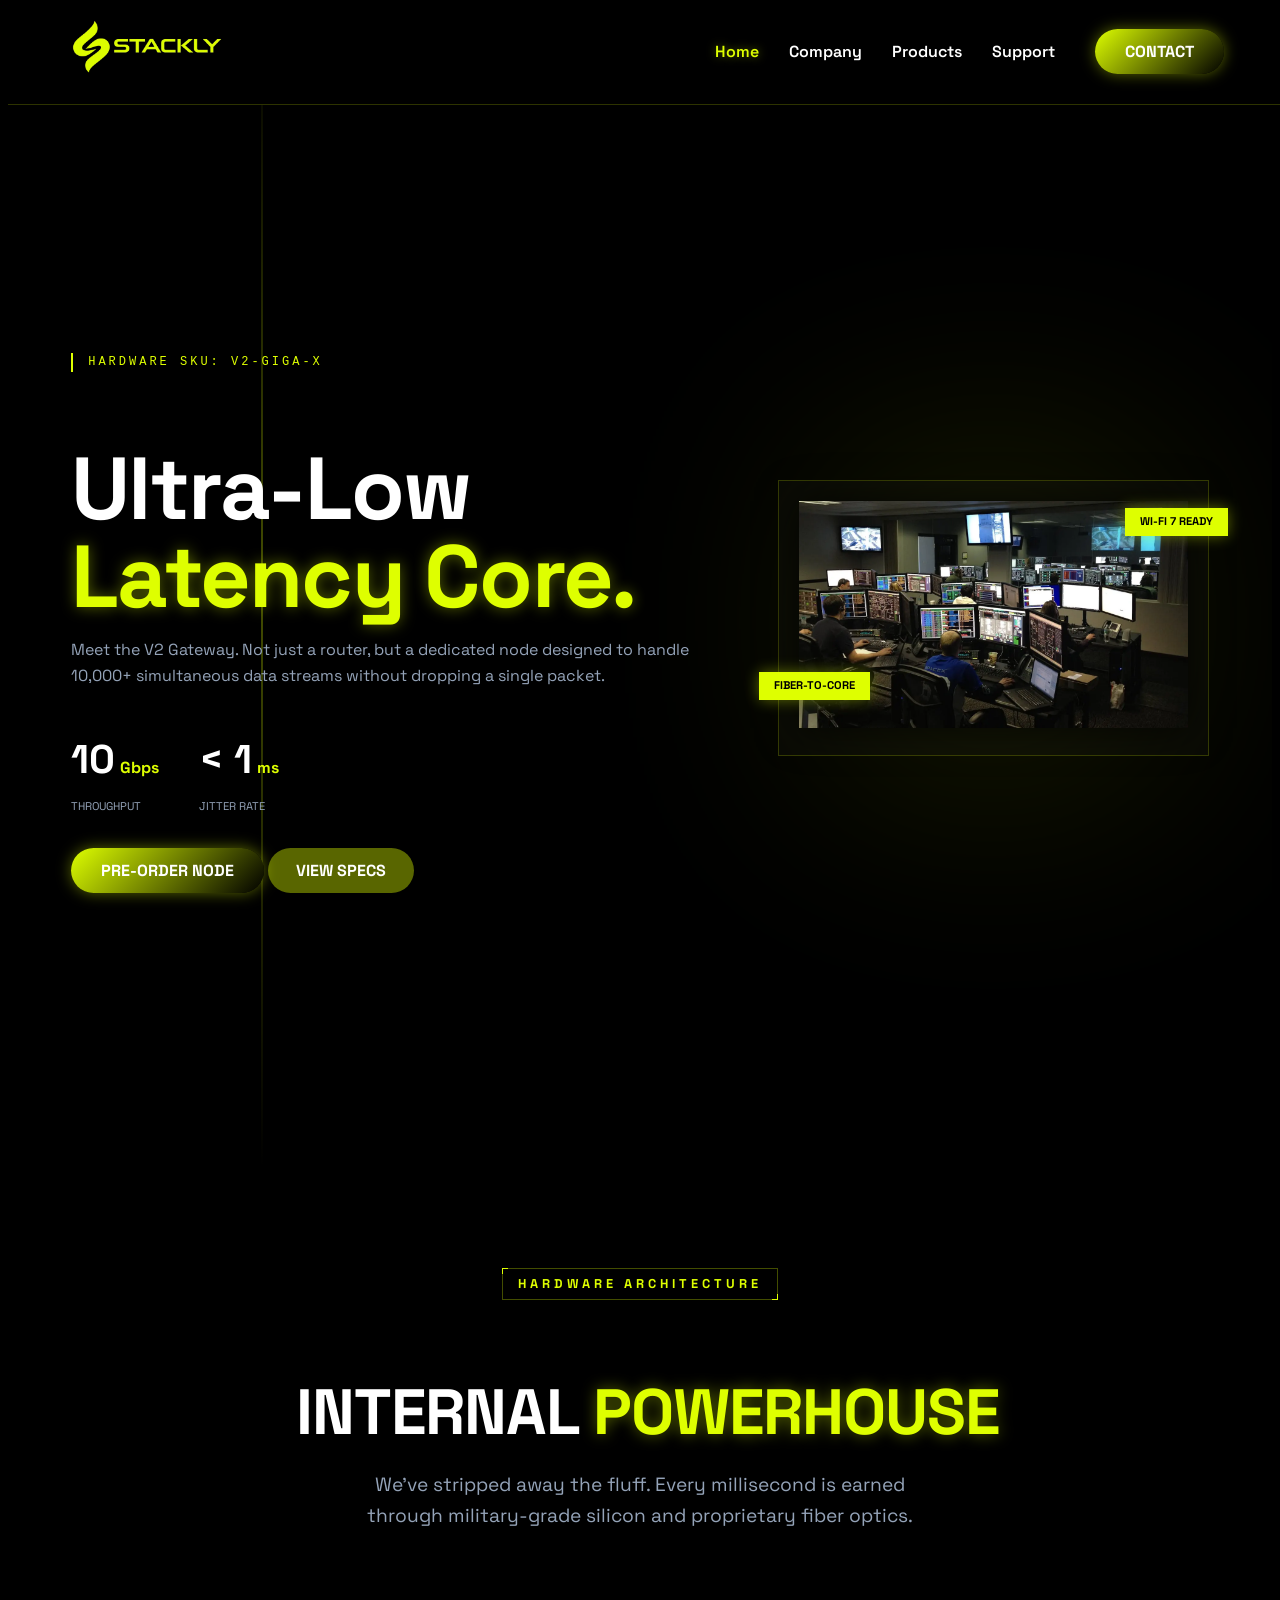
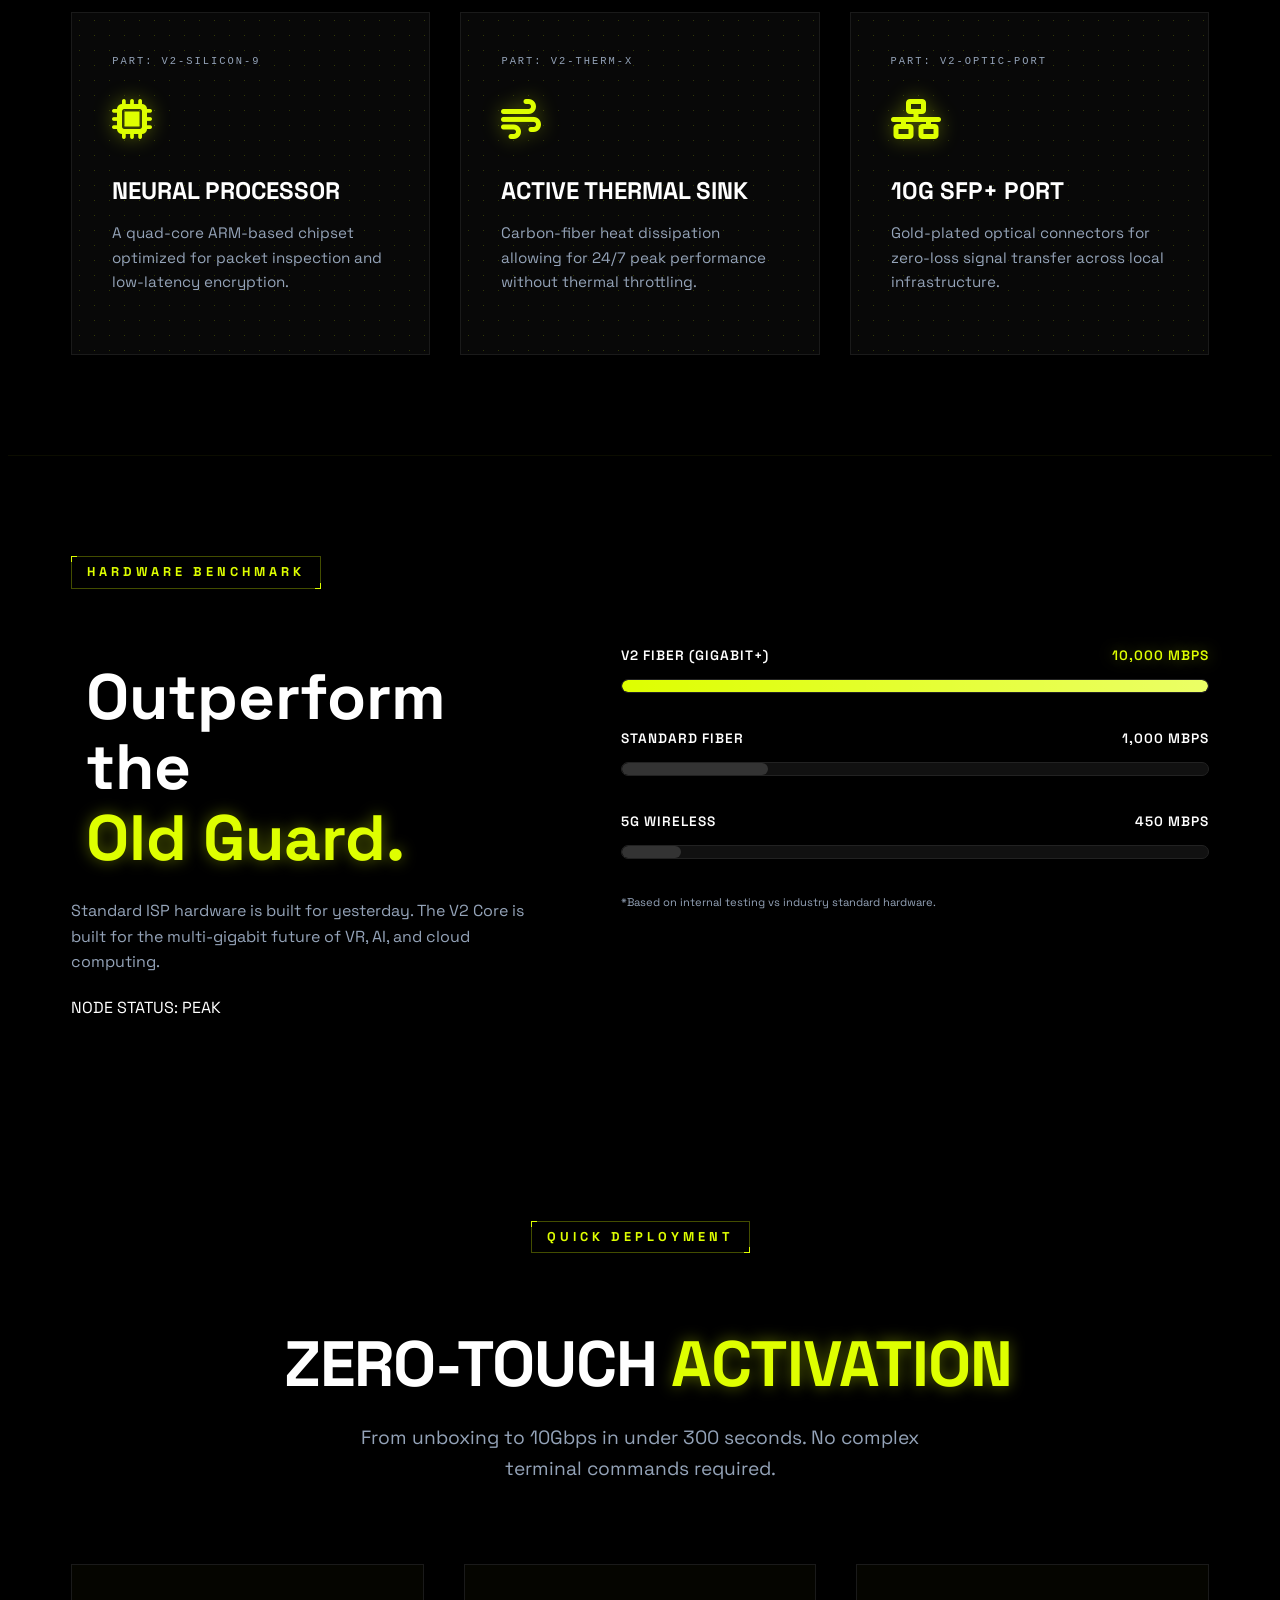
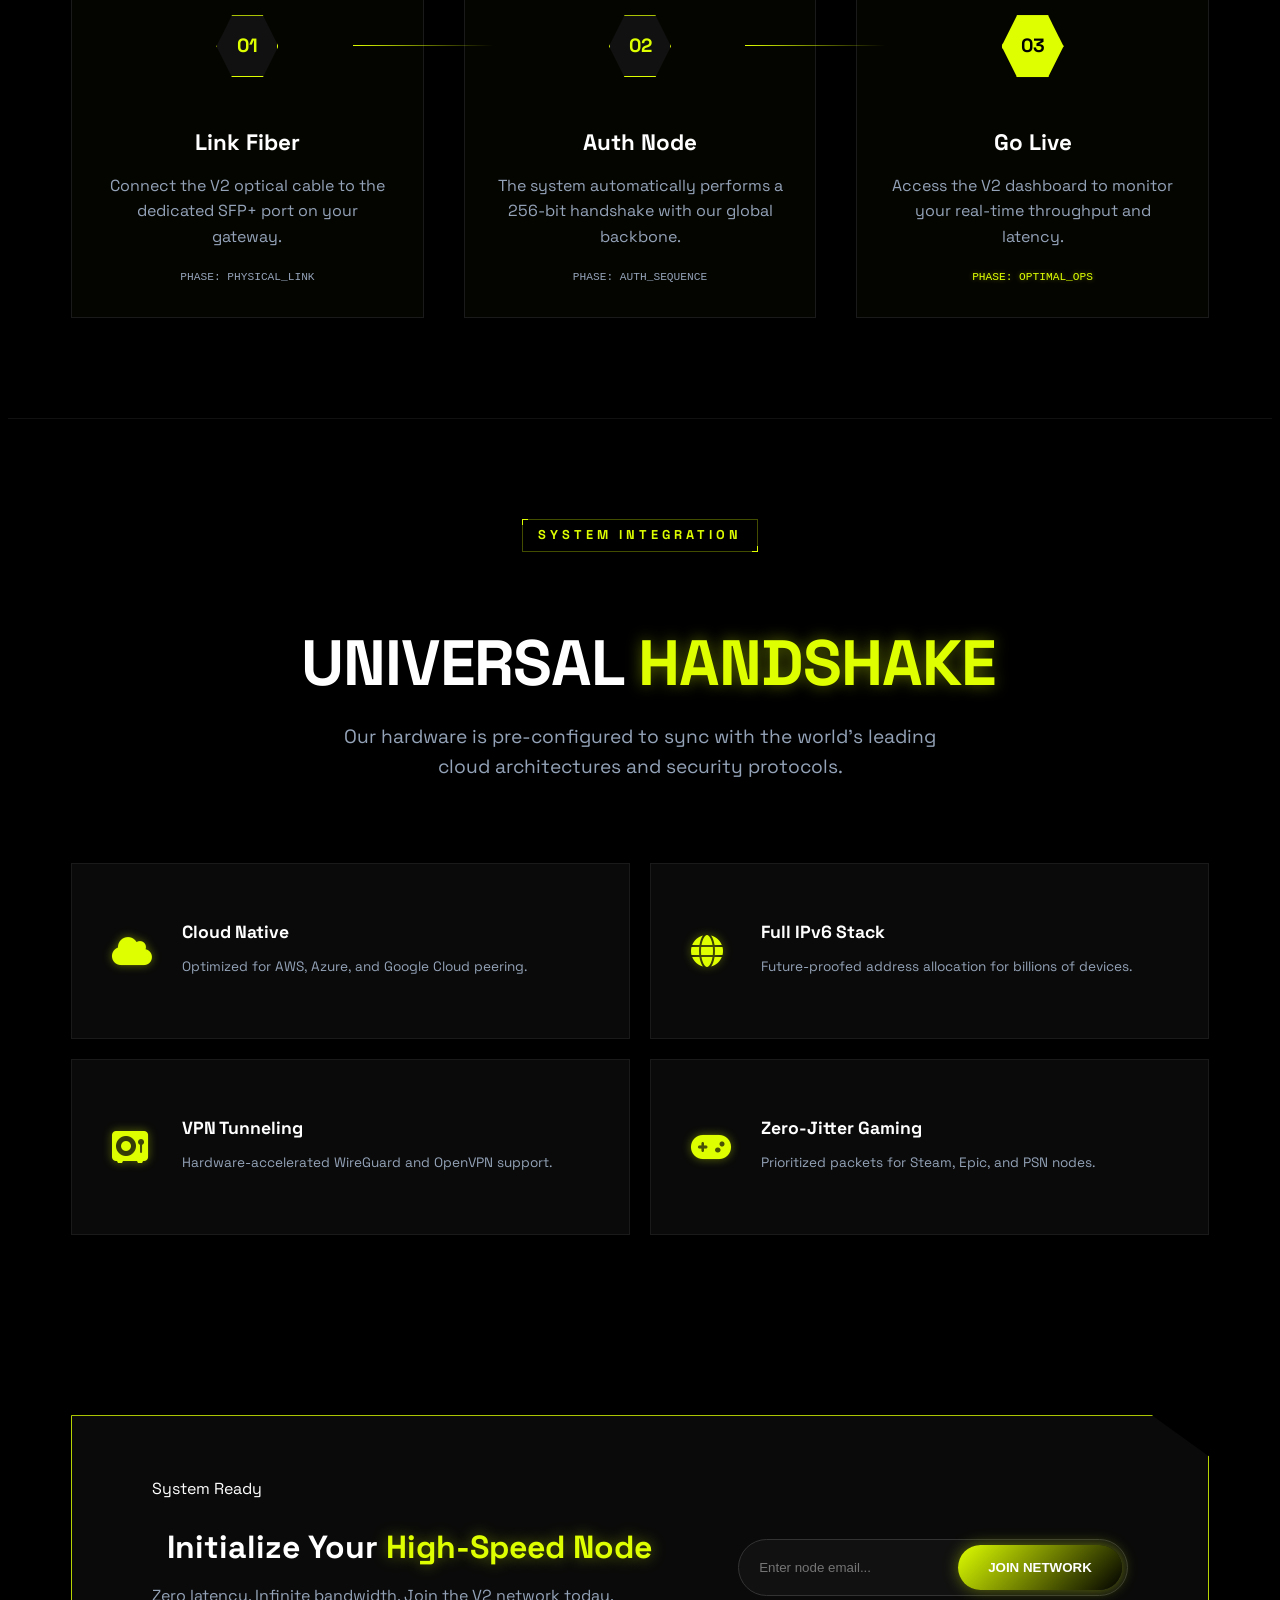
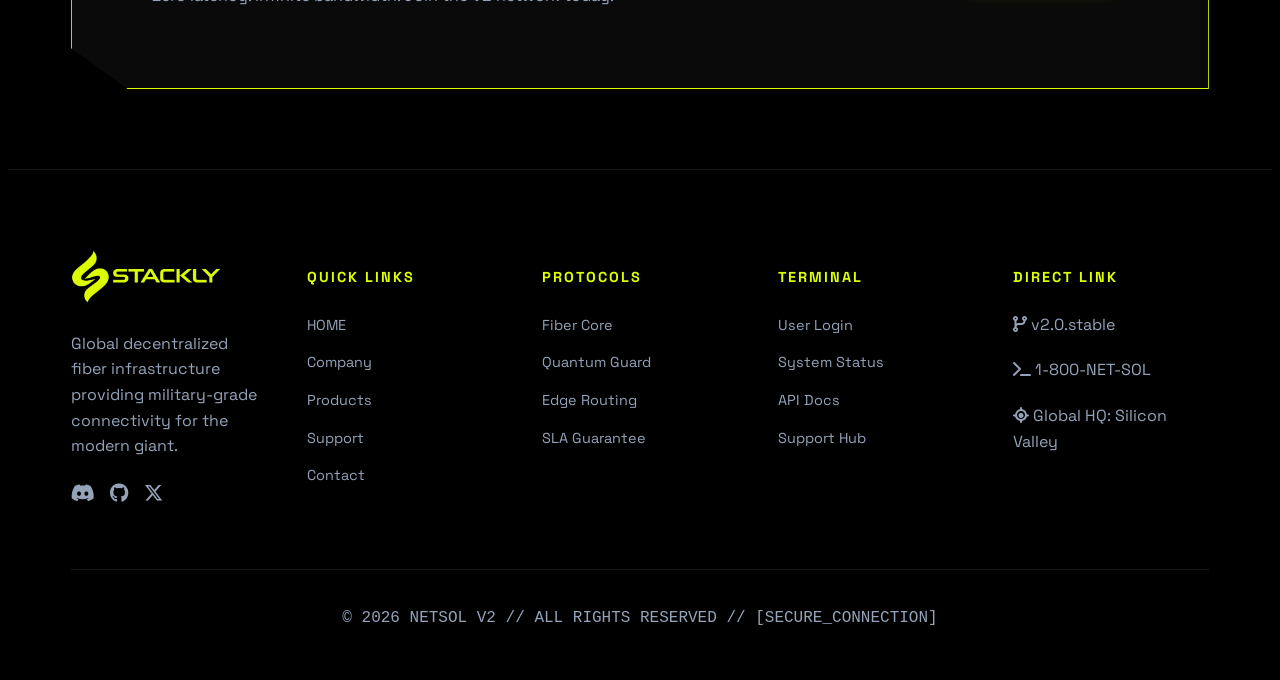
<file: home 2/products.html>
<!DOCTYPE html>
<html lang="en">

<head>
    <meta charset="UTF-8">
    <meta name="viewport" content="width=device-width, initial-scale=1.0">
    <title>Network Solution</title>

    <link rel="icon" href="../assets/bg remove.webp">
    <link rel="stylesheet" href="./product.css">
    <link rel="stylesheet" href="./root.css">
    <link rel="stylesheet" href="https://cdnjs.cloudflare.com/ajax/libs/font-awesome/6.5.1/css/all.min.css">
    <link href="https://unpkg.com/aos@2.3.4/dist/aos.css" rel="stylesheet">

    <link
        href="https://fonts.googleapis.com/css2?family=Inter:wght@300;400;500;600;700;800&family=Space+Grotesk:wght@400;500;600;700&display=swap"
        rel="stylesheet">
</head>

<body>

    <header class="cyber-header">
        <div class="container nav-flex">
            <a class="logo" href="products.html">
                <img src="../assets/yellow.webp" alt="" width="150px">
            </a>

            <nav class="nav-menu" id="navMenu">
                <ul class="nav-links">
                    <li><a href="index.html" class="active">Home</a></li>
                    <li><a href="company.html">Company</a></li>
                    <li><a href="products.html">Products</a></li>
                    <li><a href="support.html">Support</a></li>
                </ul>
                <div class="nav-cta">
                    <a href="contact.html" class="btn-neon">Contact</a>
                </div>
            </nav>

            <div class="hamburger" id="hamburger">
                <span class="bar"></span>
                <span class="bar"></span>
                <span class="bar"></span>
            </div>
        </div>
    </header>



    <main>
        <section class="product-hero" data-aos="fade-up">
            <div class="energy-beam"></div>

            <div class="container product-flex">
                <div class="product-content">
                    <div class="serial-tag reveal-fade">
                        <span>HARDWARE SKU: V2-GIGA-X</span>
                    </div>
                    <h1 class="reveal-up">Ultra-Low <br><span class="lime-text">Latency Core.</span></h1>
                    <p class="reveal-up" style="animation-delay: 0.2s;">
                        Meet the V2 Gateway. Not just a router, but a dedicated node designed to handle 10,000+
                        simultaneous data streams without dropping a single packet.
                    </p>

                    <div class="product-stats-row reveal-up" style="animation-delay: 0.4s;">
                        <div class="p-stat">
                            <strong>10<small>Gbps</small></strong>
                            <span>Throughput</span>
                        </div>
                        <div class="p-stat">
                            <strong>
                                < 1<small>ms</small>
                            </strong>
                            <span>Jitter Rate</span>
                        </div>
                    </div>

                    <div class="hero-btns reveal-up" style="animation-delay: 0.6s;">
                        <a href="./404.html" class="btn-neon">Pre-Order Node</a>
                        <a href="./404.html" class="btn-outline-cyber">View Specs</a>
                    </div>
                </div>

                <div class="product-visual reveal-scale">
                    <div class="hardware-halo"></div>
                    <div class="hardware-frame">
                        <img src="../assets/product.webp" alt="V2 High-Speed Router" class="product-img">
                        <div class="spec-label label-top">Wi-Fi 7 Ready</div>
                        <div class="spec-label label-bottom">Fiber-to-Core</div>
                    </div>
                </div>
            </div>
        </section>










        <section class="component-grid-section" data-aos="fade-down">
            <div class="container">
                <div class="section-header-v2 reveal-up">
                    <span class="cyber-tag">Hardware Architecture</span>
                    <h2>Internal <span class="lime-text">Powerhouse</span></h2>
                    <p>We’ve stripped away the fluff. Every millisecond is earned through military-grade silicon and
                        proprietary fiber optics.</p>
                </div>

                <div class="component-wrapper">
                    <div class="comp-card reveal-up" style="--delay: 0.1s">
                        <div class="comp-serial">PART: V2-SILICON-9</div>
                        <div class="comp-icon"><i class="fa-solid fa-microchip"></i></div>
                        <h3>Neural Processor</h3>
                        <p>A quad-core ARM-based chipset optimized for packet inspection and low-latency encryption.</p>
                        <div class="comp-line"></div>
                    </div>

                    <div class="comp-card reveal-up" style="--delay: 0.3s">
                        <div class="comp-serial">PART: V2-THERM-X</div>
                        <div class="comp-icon"><i class="fa-solid fa-wind"></i></div>
                        <h3>Active Thermal Sink</h3>
                        <p>Carbon-fiber heat dissipation allowing for 24/7 peak performance without thermal throttling.
                        </p>
                        <div class="comp-line"></div>
                    </div>

                    <div class="comp-card reveal-up" style="--delay: 0.5s">
                        <div class="comp-serial">PART: V2-OPTIC-PORT</div>
                        <div class="comp-icon"><i class="fa-solid fa-network-wired"></i></div>
                        <h3>10G SFP+ Port</h3>
                        <p>Gold-plated optical connectors for zero-loss signal transfer across local infrastructure.</p>
                        <div class="comp-line"></div>
                    </div>
                </div>
            </div>
        </section>










        <section class="benchmark-section" data-aos="fade-up">
            <div class="container">
                <div class="benchmark-flex">
                    <div class="bench-content reveal-left">
                        <span class="cyber-tag">Hardware Benchmark</span>
                        <h2>Outperform the <br><span class="lime-text">Old Guard.</span></h2>
                        <p>Standard ISP hardware is built for yesterday. The V2 Core is built for the multi-gigabit
                            future of VR, AI, and cloud computing.</p>

                        <div class="bench-cta">
                            <div class="active-node-badge">
                                <span class="pulse-dot"></span> NODE STATUS: PEAK
                            </div>
                        </div>
                    </div>

                    <div class="bench-visual reveal-right">
                        <div class="data-group">
                            <div class="label-row">
                                <span>V2 Fiber (Gigabit+)</span>
                                <span class="lime-text">10,000 Mbps</span>
                            </div>
                            <div class="bar-container v2-bar">
                                <div class="bar-fill" style="width: 100%;"></div>
                            </div>
                        </div>

                        <div class="data-group">
                            <div class="label-row">
                                <span>Standard Fiber</span>
                                <span>1,000 Mbps</span>
                            </div>
                            <div class="bar-container">
                                <div class="bar-fill" style="width: 25%;"></div>
                            </div>
                        </div>

                        <div class="data-group">
                            <div class="label-row">
                                <span>5G Wireless</span>
                                <span>450 Mbps</span>
                            </div>
                            <div class="bar-container">
                                <div class="bar-fill" style="width: 10%;"></div>
                            </div>
                        </div>
                        <p class="disclaimer">*Based on internal testing vs industry standard hardware.</p>
                    </div>
                </div>
            </div>
        </section>








        <section class="product-setup-section" data-aos="fade-down">
            <div class="container">
                <div class="section-header-v2 reveal-up">
                    <span class="cyber-tag">Quick Deployment</span>
                    <h2>Zero-Touch <span class="lime-text">Activation</span></h2>
                    <p>From unboxing to 10Gbps in under 300 seconds. No complex terminal commands required.</p>
                </div>

                <div class="setup-grid">
                    <div class="setup-step reveal-up" style="--delay: 0.1s">
                        <div class="step-num-hex">
                            <span class="hex-content">01</span>
                        </div>
                        <div class="step-content">
                            <h3>Link Fiber</h3>
                            <p>Connect the V2 optical cable to the dedicated SFP+ port on your gateway.</p>
                            <div class="step-status">PHASE: PHYSICAL_LINK</div>
                        </div>
                        <div class="connecting-line"></div>
                    </div>

                    <div class="setup-step reveal-up" style="--delay: 0.3s">
                        <div class="step-num-hex">
                            <span class="hex-content">02</span>
                        </div>
                        <div class="step-content">
                            <h3>Auth Node</h3>
                            <p>The system automatically performs a 256-bit handshake with our global backbone.</p>
                            <div class="step-status">PHASE: AUTH_SEQUENCE</div>
                        </div>
                        <div class="connecting-line"></div>
                    </div>

                    <div class="setup-step reveal-up" style="--delay: 0.5s">
                        <div class="step-num-hex active-hex">
                            <span class="hex-content">03</span>
                        </div>
                        <div class="step-content">
                            <h3>Go Live</h3>
                            <p>Access the V2 dashboard to monitor your real-time throughput and latency.</p>
                            <div class="step-status active-status">PHASE: OPTIMAL_OPS</div>
                        </div>
                    </div>
                </div>
            </div>
        </section>










        <section class="compatibility-section" data-aos="fade-up">
            <div class="container">
                <div class="section-header-v2 reveal-up">
                    <span class="cyber-tag">System Integration</span>
                    <h2>Universal <span class="lime-text">Handshake</span></h2>
                    <p>Our hardware is pre-configured to sync with the world's leading cloud architectures and security
                        protocols.</p>
                </div>

                <div class="compat-grid">
                    <div class="compat-box reveal-up" style="--delay: 0.1s">
                        <i class="fa-solid fa-cloud"></i>
                        <div class="compat-info">
                            <h3>Cloud Native</h3>
                            <p>Optimized for AWS, Azure, and Google Cloud peering.</p>
                        </div>
                        <div class="active-status-bar"></div>
                    </div>

                    <div class="compat-box reveal-up" style="--delay: 0.2s">
                        <i class="fa-solid fa-globe"></i>
                        <div class="compat-info">
                            <h3>Full IPv6 Stack</h3>
                            <p>Future-proofed address allocation for billions of devices.</p>
                        </div>
                        <div class="active-status-bar"></div>
                    </div>

                    <div class="compat-box reveal-up" style="--delay: 0.3s">
                        <i class="fa-solid fa-vault"></i>
                        <div class="compat-info">
                            <h3>VPN Tunneling</h3>
                            <p>Hardware-accelerated WireGuard and OpenVPN support.</p>
                        </div>
                        <div class="active-status-bar"></div>
                    </div>

                    <div class="compat-box reveal-up" style="--delay: 0.4s">
                        <i class="fa-solid fa-gamepad"></i>
                        <div class="compat-info">
                            <h3>Zero-Jitter Gaming</h3>
                            <p>Prioritized packets for Steam, Epic, and PSN nodes.</p>
                        </div>
                        <div class="active-status-bar"></div>
                    </div>
                </div>
            </div>
        </section>






        <section class="final-conversion" data-aos="fade-down">
            <div class="container">
                <div class="cta-cyber-card reveal-up">
                    <div class="cta-text">
                        <span class="cyber-badge">System Ready</span>
                        <h2>Initialize Your <span class="lime-text">High-Speed Node</span></h2>
                        <p>Zero latency. Infinite bandwidth. Join the V2 network today.</p>
                    </div>
                    <form class="cta-input-group" action="./404.html" method="GET">
                        <input type="email" placeholder="Enter node email..." required>
                        <button class="btn-neon">Join Network</button>
                    </form>
                </div>
            </div>
        </section>








        

        <footer class="cyber-footer">
            <div class="container footer-grid">
                <div class="footer-col brand-col">
                    <a class="logo" href="products.html"><img src="../assets/yellow.webp" alt="" width="150px"></a>
                    <p>Global decentralized fiber infrastructure providing military-grade connectivity for the modern
                        giant.</p>
                    <div class="footer-socials">
                        <a href="./404.html"><i class="fa-brands fa-discord"></i></a>
                        <a href="./404.html"><i class="fa-brands fa-github"></i></a>
                        <a href="./404.html"><i class="fa-brands fa-x-twitter"></i></a>
                    </div>
                </div>

                <div class="footer-col">
                    <h4>Quick Links</h4>
                    <ul>
                        <li><a href="index.html">HOME</a></li>
                        <li><a href="company.html">Company</a></li>
                        <li><a href="products.html">Products</a></li>
                        <li><a href="support.html">Support</a></li>
                        <li><a href="contact.html">Contact</a></li>

                    </ul>
                </div>

                <div class="footer-col">
                    <h4>Protocols</h4>
                    <ul>
                        <li><a href="./404.html">Fiber Core</a></li>
                        <li><a href="./404.html">Quantum Guard</a></li>
                        <li><a href="./404.html">Edge Routing</a></li>
                        <li><a href="./404.html">SLA Guarantee</a></li>
                    </ul>
                </div>

                <div class="footer-col">
                    <h4>Terminal</h4>
                    <ul>
                        <li><a href="./404.html">User Login</a></li>
                        <li><a href="./404.html">System Status</a></li>
                        <li><a href="./404.html">API Docs</a></li>
                        <li><a href="./404.html">Support Hub</a></li>
                    </ul>
                </div>

                <div class="footer-col">
                    <h4>Direct Link</h4>
                    <p><i class="fa-solid fa-code-branch"></i> v2.0.stable</p>
                    <p><i class="fa-solid fa-terminal"></i> 1-800-NET-SOL</p>
                    <p><i class="fa-solid fa-location-crosshairs"></i> Global HQ: Silicon Valley</p>
                </div>
            </div>

            <div class="footer-bottom">
                <p>&copy; 2026 NETSOL V2 // ALL RIGHTS RESERVED // [SECURE_CONNECTION]</p>
            </div>
        </footer>
    </main>



    <script src="script.js"></script>

    <script src="https://unpkg.com/aos@2.3.4/dist/aos.js"></script>
    <script>
        AOS.init({
            duration: 900,
            easing: 'ease-in-out',
            once: true,   // animation runs only once
        });
    </script>
</body>

</html>
</file>
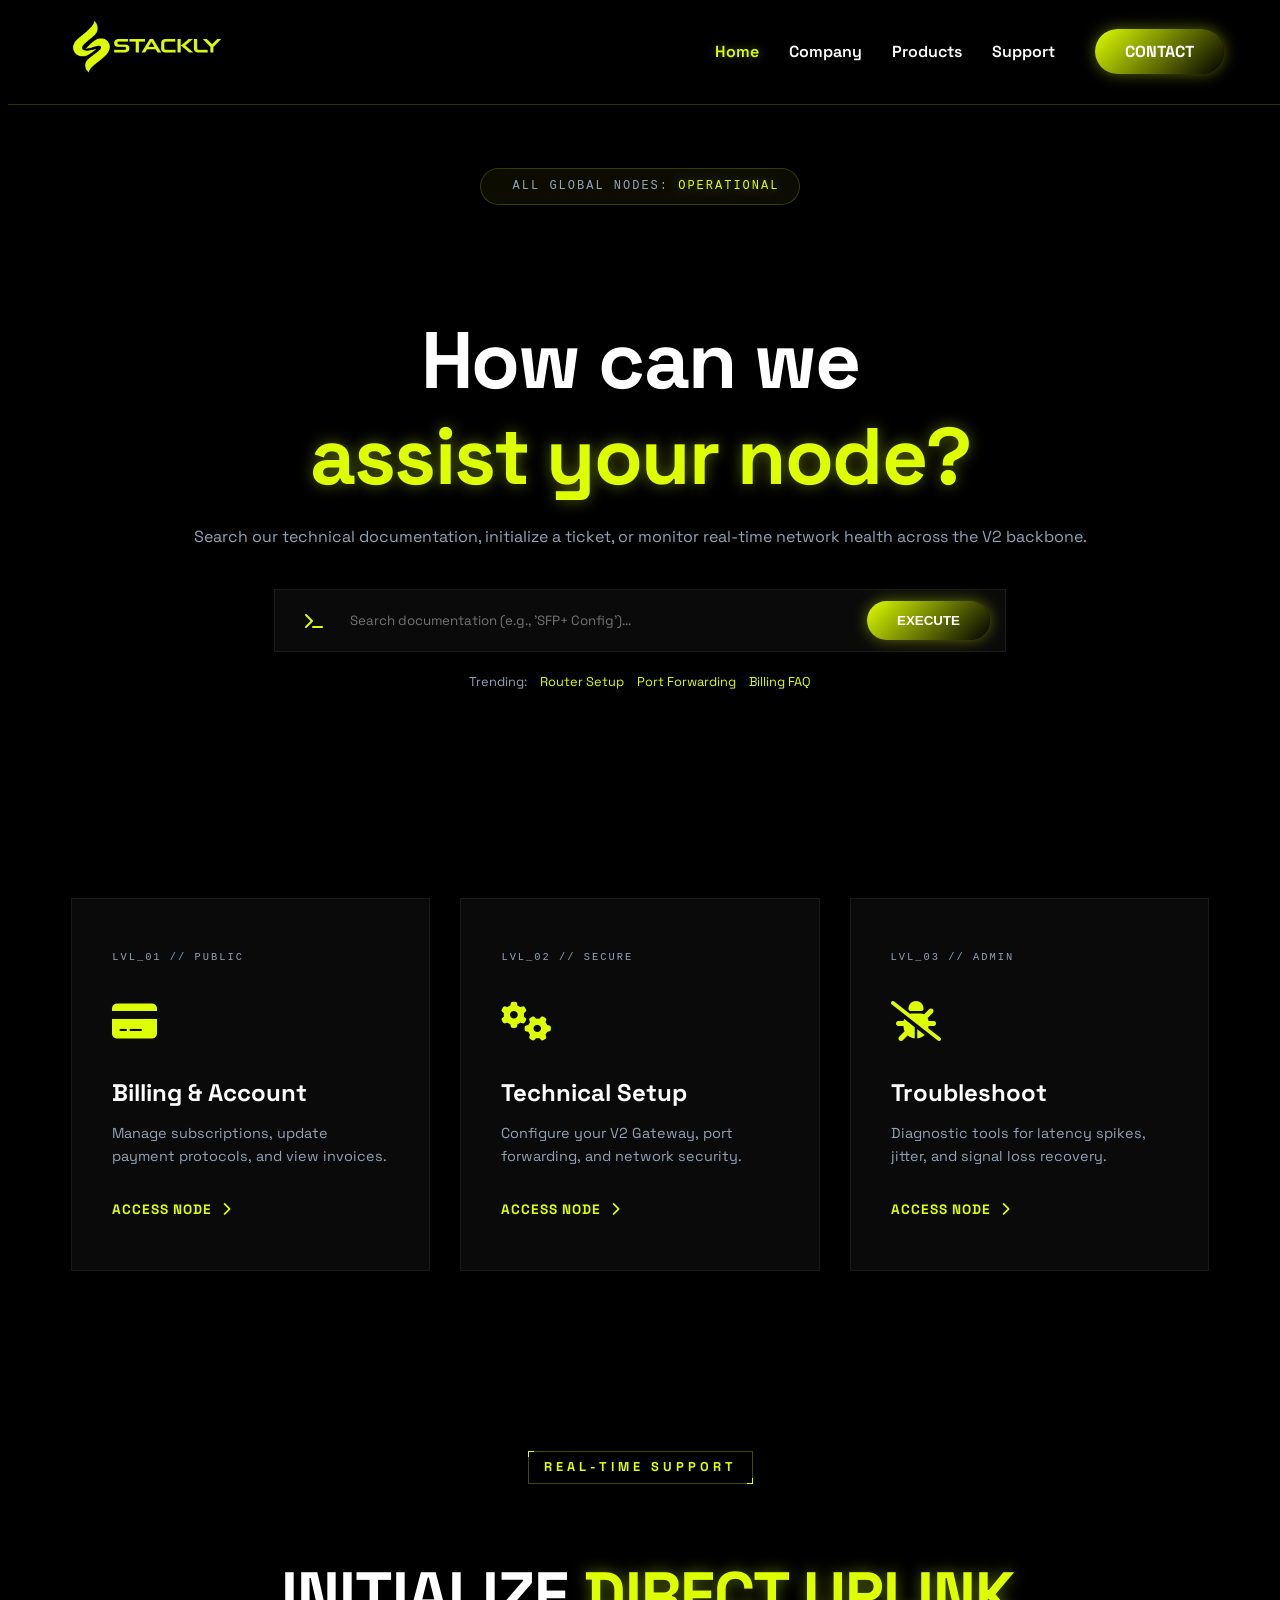
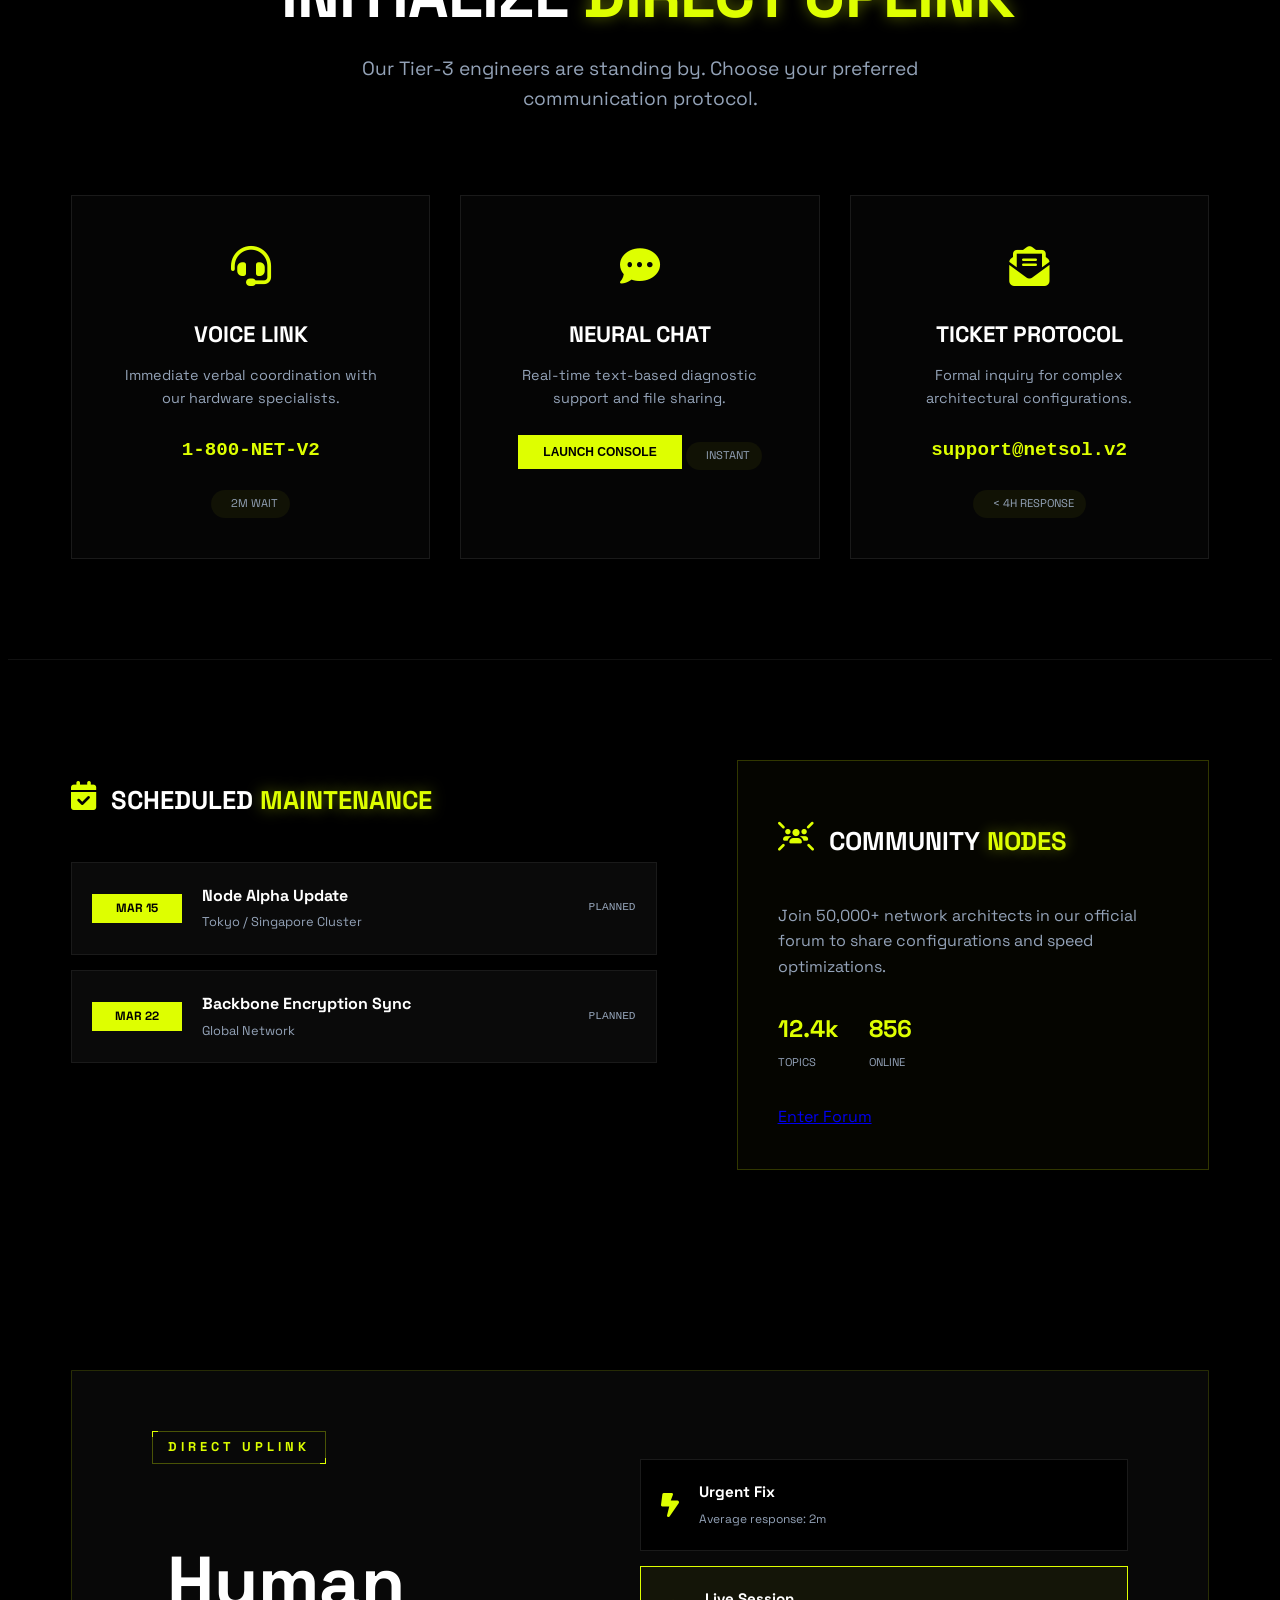
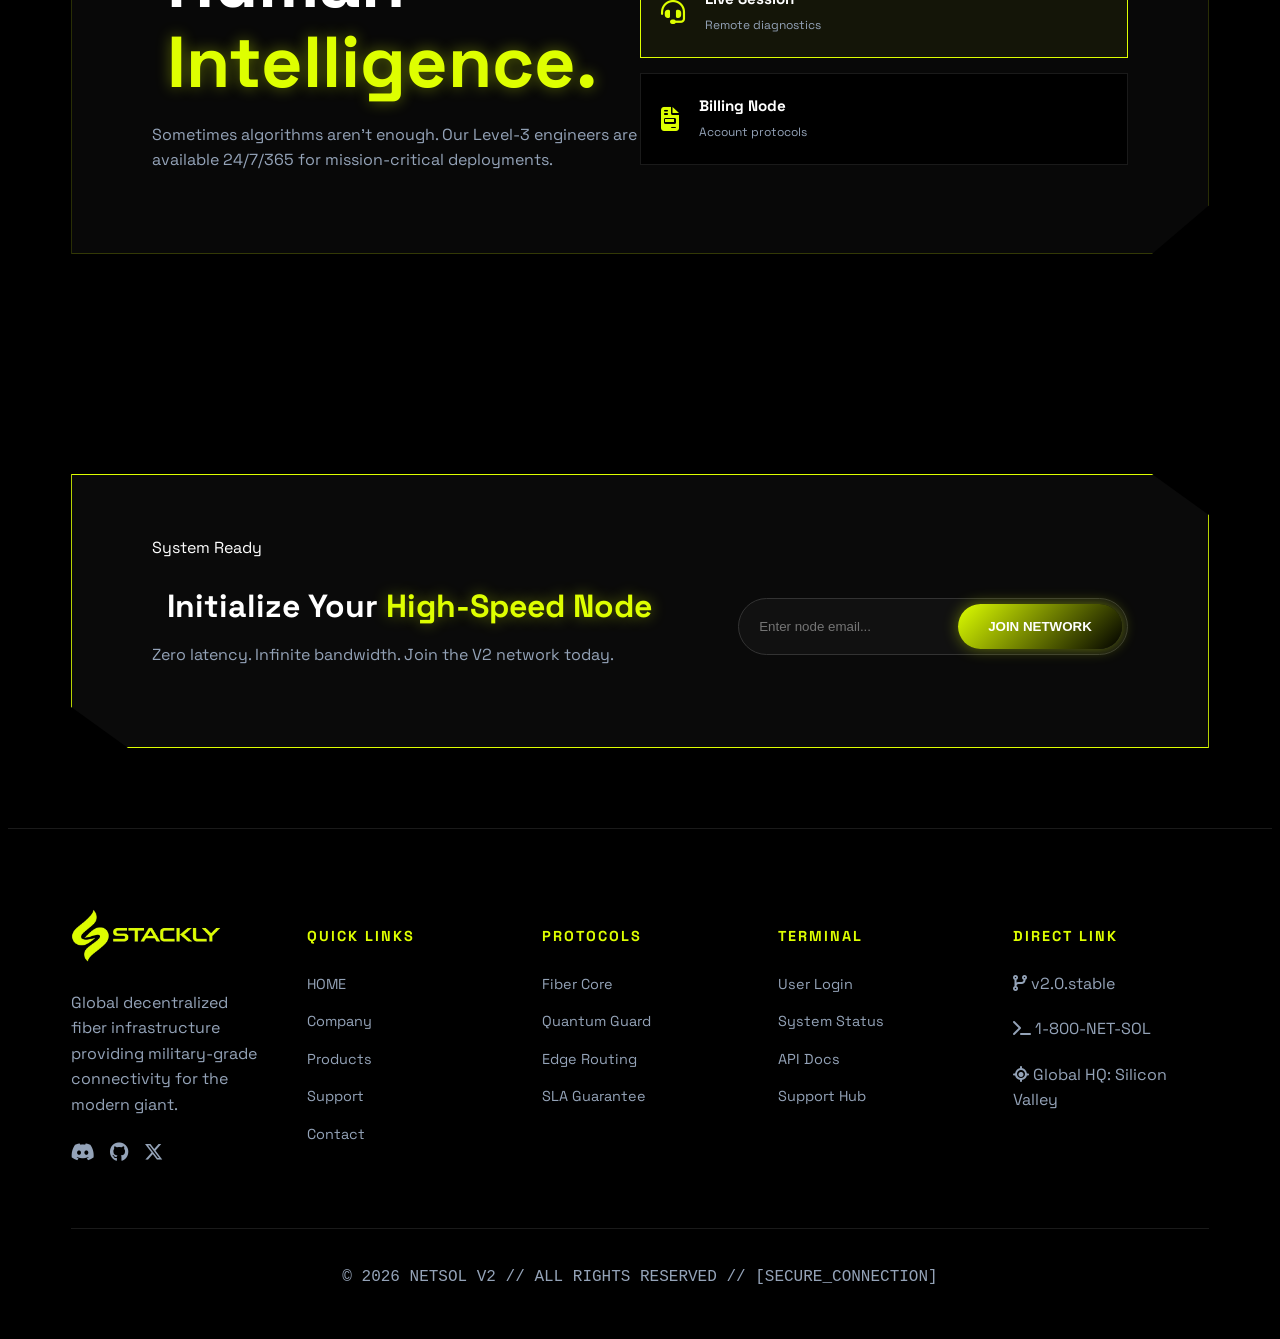
<file: home 2/support.html>
<!DOCTYPE html>
<html lang="en">

<head>
    <meta charset="UTF-8">
    <meta name="viewport" content="width=device-width, initial-scale=1.0">
    <title>Network Solution</title>

    <link rel="icon" href="../assets/bg remove.webp">
    <link rel="stylesheet" href="./support.css">
    <link rel="stylesheet" href="./root.css">
    <link rel="stylesheet" href="https://cdnjs.cloudflare.com/ajax/libs/font-awesome/6.5.1/css/all.min.css">
    <link href="https://unpkg.com/aos@2.3.4/dist/aos.css" rel="stylesheet">

    <link
        href="https://fonts.googleapis.com/css2?family=Inter:wght@300;400;500;600;700;800&family=Space+Grotesk:wght@400;500;600;700&display=swap"
        rel="stylesheet">
</head>

<body>

    <header class="cyber-header">
        <div class="container nav-flex">
            <a class="logo" href="support.html">
                <img src="../assets/yellow.webp" alt="" width="150px">
            </a>

            <nav class="nav-menu" id="navMenu">
                <ul class="nav-links">
                    <li><a href="index.html" class="active">Home</a></li>
                    <li><a href="company.html">Company</a></li>
                    <li><a href="products.html">Products</a></li>
                    <li><a href="support.html">Support</a></li>
                </ul>
                <div class="nav-cta">
                    <a href="contact.html" class="btn-neon">Contact</a>
                </div>
            </nav>

            <div class="hamburger" id="hamburger">
                <span class="bar"></span>
                <span class="bar"></span>
                <span class="bar"></span>
            </div>
        </div>
    </header>



    <main>
        <section class="support-hero" data-aos="fade-up">
            <div class="container">
                <div class="status-ticker reveal-fade">
                    <span class="pulse-dot"></span>
                    <span class="ticker-text">ALL GLOBAL NODES: <span class="lime-text">OPERATIONAL</span></span>
                </div>

                <div class="support-hero-content">
                    <h1 class="reveal-up">How can we <br><span class="lime-text">assist your node?</span></h1>
                    <p class="reveal-up" style="animation-delay: 0.2s;">
                        Search our technical documentation, initialize a ticket, or monitor real-time network health
                        across the V2 backbone.
                    </p>

                    <form class="command-search reveal-up" style="animation-delay: 0.4s;" action="./404.html"
                        method="GET">
                        <i class="fa-solid fa-terminal prompt-icon"></i>
                        <input type="text" placeholder="Search documentation (e.g., 'SFP+ Config')..." required>
                        <button class="btn-neon">Execute</button>
                    </form>

                    <div class="quick-tags reveal-up" style="animation-delay: 0.6s;">
                        <span>Trending:</span>
                        <a href="./404.html">Router Setup</a>
                        <a href="./404.html">Port Forwarding</a>
                        <a href="./404.html">Billing FAQ</a>
                    </div>
                </div>
            </div>
        </section>










        <section class="support-nodes-section" data-aos="fade-down">
            <div class="container">
                <div class="nodes-wrapper">
                    <div class="support-card reveal-up" style="--delay: 0.1s">
                        <div class="card-access">LVL_01 // PUBLIC</div>
                        <div class="card-icon"><i class="fa-solid fa-credit-card"></i></div>
                        <h3>Billing & Account</h3>
                        <p>Manage subscriptions, update payment protocols, and view invoices.</p>
                        <a href="./404.html" class="btn-text-lime">Access Node <i
                                class="fa-solid fa-chevron-right"></i></a>
                    </div>

                    <div class="support-card reveal-up" style="--delay: 0.3s">
                        <div class="card-access">LVL_02 // SECURE</div>
                        <div class="card-icon"><i class="fa-solid fa-gears"></i></div>
                        <h3>Technical Setup</h3>
                        <p>Configure your V2 Gateway, port forwarding, and network security.</p>
                        <a href="./404.html" class="btn-text-lime">Access Node <i
                                class="fa-solid fa-chevron-right"></i></a>
                    </div>

                    <div class="support-card reveal-up" style="--delay: 0.5s">
                        <div class="card-access">LVL_03 // ADMIN</div>
                        <div class="card-icon"><i class="fa-solid fa-bug-slash"></i></div>
                        <h3>Troubleshoot</h3>
                        <p>Diagnostic tools for latency spikes, jitter, and signal loss recovery.</p>
                        <a href="./404.html" class="btn-text-lime">Access Node <i
                                class="fa-solid fa-chevron-right"></i></a>
                    </div>
                </div>
            </div>
        </section>










        <section class="support-uplink-section" data-aos="fade-up">
            <div class="container">
                <div class="section-header-v2 reveal-up">
                    <span class="cyber-tag">Real-Time Support</span>
                    <h2>Initialize <span class="lime-text">Direct Uplink</span></h2>
                    <p>Our Tier-3 engineers are standing by. Choose your preferred communication protocol.</p>
                </div>

                <div class="uplink-grid">
                    <div class="uplink-card reveal-up" style="--delay: 0.1s">
                        <div class="card-glow"></div>
                        <div class="uplink-icon"><i class="fa-solid fa-headset"></i></div>
                        <h3>Voice Link</h3>
                        <p>Immediate verbal coordination with our hardware specialists.</p>
                        <span class="uplink-value">1-800-NET-V2</span>
                        <div class="status-badge"><span class="pulse-dot"></span> 2m Wait</div>
                    </div>

                    <div class="uplink-card reveal-up" style="--delay: 0.3s">
                        <div class="card-glow"></div>
                        <div class="uplink-icon"><i class="fa-solid fa-comment-dots"></i></div>
                        <h3>Neural Chat</h3>
                        <p>Real-time text-based diagnostic support and file sharing.</p>
                        <button class="btn-neon-small" onclick="window.location.href='./404.html'">Launch
                            Console</button>
                        <div class="status-badge"><span class="pulse-dot"></span> Instant</div>
                    </div>

                    <div class="uplink-card reveal-up" style="--delay: 0.5s">
                        <div class="card-glow"></div>
                        <div class="uplink-icon"><i class="fa-solid fa-envelope-open-text"></i></div>
                        <h3>Ticket Protocol</h3>
                        <p>Formal inquiry for complex architectural configurations.</p>
                        <span class="uplink-value">support@netsol.v2</span>
                        <div class="status-badge"><span class="pulse-dot"></span>
                            < 4h Response</div>
                        </div>
                    </div>
                </div>
        </section>








        <section class="support-info-grid" data-aos="fade-down">
            <div class="container">
                <div class="info-flex">

                    <div class="maintenance-box reveal-left">
                        <div class="box-header">
                            <i class="fa-solid fa-calendar-check"></i>
                            <h3>Scheduled <span class="lime-text">Maintenance</span></h3>
                        </div>
                        <div class="schedule-list">
                            <div class="schedule-item">
                                <div class="date-tag">MAR 15</div>
                                <div class="event-details">
                                    <strong>Node Alpha Update</strong>
                                    <span>Tokyo / Singapore Cluster</span>
                                </div>
                                <div class="event-status">PLANNED</div>
                            </div>
                            <div class="schedule-item">
                                <div class="date-tag">MAR 22</div>
                                <div class="event-details">
                                    <strong>Backbone Encryption Sync</strong>
                                    <span>Global Network</span>
                                </div>
                                <div class="event-status">PLANNED</div>
                            </div>
                        </div>
                    </div>

                    <div class="community-box reveal-right">
                        <div class="box-header">
                            <i class="fa-solid fa-users-rays"></i>
                            <h3>Community <span class="lime-text">Nodes</span></h3>
                        </div>
                        <p>Join 50,000+ network architects in our official forum to share configurations and speed
                            optimizations.</p>
                        <div class="forum-stats">
                            <div class="f-stat"><strong>12.4k</strong><span>Topics</span></div>
                            <div class="f-stat"><strong>856</strong><span>Online</span></div>
                        </div>
                        <a href="./404.html" class="btn-outline-cyber">Enter Forum</a>
                    </div>

                </div>
            </div>
        </section>









        <section class="final-support-cta" data-aos="fade-up">
            <div class="container">
                <div class="cta-matrix-wrapper reveal-up">
                    <div class="cta-info">
                        <span class="cyber-tag">Direct Uplink</span>
                        <h2>Human <br><span class="lime-text">Intelligence.</span></h2>
                        <p>Sometimes algorithms aren't enough. Our Level-3 engineers are available 24/7/365 for
                            mission-critical deployments.</p>
                    </div>

                    <div class="cta-tiles">
                        <a href="./404.html" class="mini-tile">
                            <i class="fa-solid fa-bolt-lightning"></i>
                            <div class="tile-meta">
                                <strong>Urgent Fix</strong>
                                <span>Average response: 2m</span>
                            </div>
                        </a>

                        <a href="./404.html" class="mini-tile highlight-tile">
                            <i class="fa-solid fa-headset"></i>
                            <div class="tile-meta">
                                <strong>Live Session</strong>
                                <span>Remote diagnostics</span>
                            </div>
                        </a>

                        <a href="./404.html" class="mini-tile">
                            <i class="fa-solid fa-file-invoice"></i>
                            <div class="tile-meta">
                                <strong>Billing Node</strong>
                                <span>Account protocols</span>
                            </div>
                        </a>
                    </div>
                </div>
            </div>
        </section>









        <section class="final-conversion" data-aos="fade-down">
            <div class="container">
                <div class="cta-cyber-card reveal-up">
                    <div class="cta-text">
                        <span class="cyber-badge">System Ready</span>
                        <h2>Initialize Your <span class="lime-text">High-Speed Node</span></h2>
                        <p>Zero latency. Infinite bandwidth. Join the V2 network today.</p>
                    </div>
                    <form class="cta-input-group" action="./404.html" method="GET">
                        <input type="email" placeholder="Enter node email..." required>
                        <button class="btn-neon">Join Network</button>
                    </form>
                </div>
            </div>
        </section>






        

        <footer class="cyber-footer">
            <div class="container footer-grid">
                <div class="footer-col brand-col">
                    <a class="logo" href="support.html"><img src="../assets/yellow.webp" alt="" width="150px"></a>
                    <p>Global decentralized fiber infrastructure providing military-grade connectivity for the modern
                        giant.</p>
                    <div class="footer-socials">
                        <a href="./404.html"><i class="fa-brands fa-discord"></i></a>
                        <a href="./404.html"><i class="fa-brands fa-github"></i></a>
                        <a href="./404.html"><i class="fa-brands fa-x-twitter"></i></a>
                    </div>
                </div>

                <div class="footer-col">
                    <h4>Quick Links</h4>
                    <ul>
                        <li><a href="index.html">HOME</a></li>
                        <li><a href="company.html">Company</a></li>
                        <li><a href="products.html">Products</a></li>
                        <li><a href="support.html">Support</a></li>
                        <li><a href="contact.html">Contact</a></li>

                    </ul>
                </div>

                <div class="footer-col">
                    <h4>Protocols</h4>
                    <ul>
                        <li><a href="./404.html">Fiber Core</a></li>
                        <li><a href="./404.html">Quantum Guard</a></li>
                        <li><a href="./404.html">Edge Routing</a></li>
                        <li><a href="./404.html">SLA Guarantee</a></li>
                    </ul>
                </div>

                <div class="footer-col">
                    <h4>Terminal</h4>
                    <ul>
                        <li><a href="./404.html">User Login</a></li>
                        <li><a href="./404.html">System Status</a></li>
                        <li><a href="./404.html">API Docs</a></li>
                        <li><a href="./404.html">Support Hub</a></li>
                    </ul>
                </div>

                <div class="footer-col">
                    <h4>Direct Link</h4>
                    <p><i class="fa-solid fa-code-branch"></i> v2.0.stable</p>
                    <p><i class="fa-solid fa-terminal"></i> 1-800-NET-SOL</p>
                    <p><i class="fa-solid fa-location-crosshairs"></i> Global HQ: Silicon Valley</p>
                </div>
            </div>

            <div class="footer-bottom">
                <p>&copy; 2026 NETSOL V2 // ALL RIGHTS RESERVED // [SECURE_CONNECTION]</p>
            </div>
        </footer>
    </main>



    <script src="script.js"></script>

    <script src="https://unpkg.com/aos@2.3.4/dist/aos.js"></script>
    <script>
        AOS.init({
            duration: 900,
            easing: 'ease-in-out',
            once: true,   // animation runs only once
        });
    </script>
</body>

</html>
</file>
<file: style.css>
section {
     padding: 80px 5%;
     overflow: hidden;
 }

 .container {
     max-width: 1200px;
     margin: 0 auto;
 }




.dropdown {
    position: relative;
}

.home-link {
    display: flex;
    align-items: center;
    gap: 5px;
}

.dropdown-arrow {
    cursor: pointer;
    font-size: 12px;
}

.dropdown-menu {
    position: absolute;
    top: 100%;
    left: 0;
    background-color: white;
    list-style: none;
    min-width: 180px;
    display: none;
}

.dropdown-menu li a {
    display: block;
    padding: 10px 20px;
    text-decoration: none;
    color: black;
}

.dropdown-menu li a:hover {
    background-color: var(--bg-dark);
}

.dropdown.show .dropdown-menu {
    display: block;
}

@media screen and (max-width:768px) {

    .dropdown {
        width: 100%;
    }

    .home-link {
        justify-content: space-between;
        width: 100%;
    }

    .dropdown-menu {
        position: static;
        width: 100%;
        background-color: #111;
    }

    .dropdown-menu li a {
        color: white;
        padding: 12px 15px;
    }

}





.hero-premium {
    position: relative;
    min-height: 100vh;
    display: flex;
    align-items: center;
    background: var(--bg-main);
    overflow: hidden;
    padding: 80px 0;
}

#network-canvas {
    position: absolute;
    top: 0;
    left: 0;
    width: 100%;
    height: 100%;
    z-index: 0;
}

.hero-flex-container {
    position: relative;
    z-index: 1;
    display: grid;
    grid-template-columns: 1.2fr 0.8fr;
    gap: 60px;
    align-items: center;
}

/* --- Text Styling --- */
.hero-content-box {
    text-align: left;
}

.hero-tag {
    display: inline-block;
    background: rgba(255, 107, 0, 0.1);
    color: var(--primary-orange);
    padding: 8px 16px;
    border-radius: 50px;
    font-size: 0.75rem;
    font-weight: 700;
    letter-spacing: 2px;
    margin-bottom: 1.5rem;
    border: 1px solid rgba(255, 107, 0, 0.2);
}

.hero-content-box h1 {
    font-size: clamp(2.5rem, 5vw, 4rem);
    line-height: 1.1;
    margin-bottom: 1.5rem;
    color: #fff;
}

.text-gradient {
    background: linear-gradient(to right, var(--primary-orange), #ff9d5c);
    -webkit-background-clip: text;
    -webkit-text-fill-color: transparent;
}

.hero-content-box p {
    font-size: 1.1rem;
    color: var(--text-muted);
    max-width: 500px;
    margin-bottom: 2.5rem;
}

.hero-cta-group {
    display: flex;
    gap: 15px;
}

/* --- Visual Styling & Floating Card --- */
.hero-visual-box {
    position: relative;
}

.hero-image {
    width: 100%;
    border-radius: 30px;
    box-shadow: 0 30px 60px rgba(0,0,0,0.4);
    mask-image: linear-gradient(to bottom, black 85%, transparent 100%);
}

.experience-card {
    position: absolute;
    top: -20px;
    left: -20px;
    background: var(--bg-glass);
    backdrop-filter: blur(15px);
    border: 1px solid var(--border-color);
    padding: 20px;
    border-radius: 20px;
    z-index: 5;
    animation: floatUI 6s ease-in-out infinite;
    box-shadow: var(--shadow-premium);
}

.exp-number {
    display: block;
    font-size: 2.5rem;
    font-weight: 800;
    color: var(--primary-orange);
    line-height: 1;
}

.exp-text {
    font-size: 0.7rem;
    color: #fff;
    text-transform: uppercase;
    letter-spacing: 1px;
    font-weight: 600;
}

@keyframes floatUI {
    0%, 100% { transform: translateY(0); }
    50% { transform: translateY(-15px); }
}

/* --- 768px Media Query --- */
@media (max-width: 768px) {
    .hero-premium {
        padding: 120px 20px 60px;
        text-align: center;
    }

    .hero-flex-container {
        grid-template-columns: 1fr;
        gap: 80px;
    }

    .hero-content-box {
        text-align: center;
    }

    .hero-content-box p {
        margin: 0 auto 2.5rem;
    }

    .hero-cta-group {
        justify-content: center;
        flex-direction: column;
    }

    .btn-primary, .btn-secondary {
        width: 100%;
    }

    .hero-image {
        max-width: 450px;
        margin: 0 auto;
    }

    .experience-card {
        top: -10px;
        left: 20px;
    }
}




.hero-bridge {
    position: relative;
    z-index: 10;
    margin-top: -60px;
    padding-bottom: 50px;
}

.bridge-grid {
    display: grid;
    grid-template-columns: repeat(3, 1fr);
    background: var(--bg-card);
    backdrop-filter: blur(20px);
    border: 1px solid var(--border-color);
    border-radius: 24px;
    padding: 30px;
    box-shadow: 0 20px 40px rgba(0, 0, 0, 0.4);
}

.bridge-item {
    display: flex;
    align-items: center;
    gap: 20px;
    padding: 0 30px;
    border-right: 1px solid var(--border-color);
}

.bridge-item:last-child {
    border-right: none;
}

.bridge-icon {
    position: relative;
    width: 50px;
    height: 50px;
    background: rgba(255, 107, 0, 0.1);
    border-radius: 14px;
    display: flex;
    align-items: center;
    justify-content: center;
    color: var(--primary-orange);
    font-size: 1.2rem;
    flex-shrink: 0;
}

.icon-pulse {
    position: absolute;
    width: 100%;
    height: 100%;
    border: 2px solid var(--primary-orange);
    border-radius: 14px;
    opacity: 0;
    animation: bridgePulse 2s infinite;
}

@keyframes bridgePulse {
    0% {
        transform: scale(1);
        opacity: 0.5;
    }

    100% {
        transform: scale(1.5);
        opacity: 0;
    }
}

.bridge-text h3 {
    font-size: 1.1rem;
    margin: 0;
    color: var(--text-main);
    font-weight: 700;
}

.bridge-text p {
    font-size: 0.85rem;
    margin: 4px 0 0;
    color: var(--text-muted);
}

@media (max-width: 768px) {
    .hero-bridge {
        margin-top: -30px;
        padding: 0 20px 40px;
    }

    .bridge-grid {
        grid-template-columns: 1fr;
        padding: 20px;
        gap: 25px;
    }

    .bridge-item {
        border-right: none;
        border-bottom: 1px solid var(--border-color);
        padding: 0 0 20px 0;
    }

    .bridge-item:last-child {
        border-bottom: none;
        padding-bottom: 0;
    }

    .bridge-text h3 {
        font-size: 1.2rem;
    }
}






.services-section {
    padding: 6rem 0;
    background: var(--bg-main);
    position: relative;
}

.services-grid {
    display: grid;
    grid-template-columns: repeat(auto-fit, minmax(280px, 1fr));
    gap: 2rem;
    padding: 0 1.5rem;
}

.service-card {
    background: var(--bg-card);
    border: 1px solid var(--border-color);
    padding: 2.5rem;
    border-radius: var(--radius);
    transition: all 0.4s cubic-bezier(0.175, 0.885, 0.32, 1.275);
    position: relative;
    overflow: hidden;
}

.service-card:hover {
    transform: translateY(-10px);
    border-color: var(--primary-orange);
    box-shadow: 0 20px 40px rgba(0, 0, 0, 0.5);
}

.service-icon {
    font-size: 2rem;
    color: var(--primary-orange);
    margin-bottom: 1.5rem;
}

.service-stats {
    margin-top: 2rem;
    padding-top: 1.5rem;
    border-top: 1px solid var(--border-color);
}

.service-stat {
    display: block;
    font-size: 1.5rem;
    font-weight: 700;
    color: var(--text-main);
}

.service-label {
    color: var(--text-muted);
    font-size: 0.875rem;
}

.service-card::after {
    content: '';
    position: absolute;
    top: 0;
    left: 0;
    right: 0;
    bottom: 0;
    border-radius: var(--radius);
    opacity: 0;
    background: radial-gradient(circle at center, var(--primary-glow), transparent 70%);
    transition: opacity 0.4s ease;
    z-index: 0;
}

.service-card:hover::after {
    opacity: 1;
}

@media (max-width: 768px) {
    .services-grid {
        grid-template-columns: 1fr;
    }

    .section-header h2 {
        font-size: 1.75rem;
    }
}







.speed-showcase {
    padding: 6rem 4rem;
    background: var(--bg-main);
    position: relative;
}

.speed-grid {
    display: grid;
    grid-template-columns: 1fr 400px;
    gap: 4rem;
    align-items: center;
}

.speed-features {
    display: flex;
    flex-direction: column;
    gap: 2rem;
    margin-top: 2rem;
}

.s-feature {
    display: flex;
    gap: 1.5rem;
    align-items: flex-start;
}

.s-icon {
    width: 50px;
    height: 50px;
    background: rgba(255, 107, 0, 0.1);
    border-radius: var(--radius);
    display: flex;
    align-items: center;
    justify-content: center;
    color: var(--primary-orange);
    font-size: 1.25rem;
    flex-shrink: 0;
}

.gauge-wrapper {
    position: relative;
    width: 100%;
    max-width: 300px;
    margin: 0 auto;
}

.gauge-center {
    position: absolute;
    top: 50%;
    left: 50%;
    transform: translate(-50%, -50%);
    text-align: center;
}

.speed-value {
    display: block;
    font-size: 2.5rem;
    font-weight: 800;
    color: var(--text-main);
}

.speed-unit {
    color: var(--text-muted);
    font-weight: 500;
}

.gauge-labels {
    display: flex;
    justify-content: space-between;
    color: var(--text-muted);
    font-size: 0.75rem;
    margin-top: 1rem;
}

 @media (max-width: 768px) {
    .speed-grid {
        grid-template-columns: 1fr;
        gap: 3rem;
    }

    .speed-visual {
        order: -1;
     }
}









.coverage-section {
    padding: 100px 50px;
    background: var(--bg-main);
    position: relative;
}

.coverage-wrapper {
    display: grid;
    grid-template-columns: 2fr 1fr;
    gap: 40px;
    align-items: center;
}

 .coverage-map {
    background: var(--bg-card);
    border: 1px solid var(--border-color);
    border-radius: var(--radius);
    height: 400px;
    position: relative;
    overflow: hidden;
    box-shadow: var(--shadow-premium);
}

.map-visual {
    width: 100%;
    height: 100%;
    background-image: url('./assets/world.webp');
    background-size: cover;
    background-position: center;
    opacity: 0.6;
    transition: opacity 0.5s ease;
}

.coverage-map:hover .map-visual {
    opacity: 1;
}

 .pulse-point {
    position: absolute;
    width: 12px;
    height: 12px;
    background: var(--primary-orange);
    border-radius: 50%;
    box-shadow: 0 0 10px var(--primary-orange);
    animation: pulse-glow 2s infinite;
}

@keyframes pulse-glow {
    0% {
        transform: scale(1);
        box-shadow: 0 0 0 0 rgba(255, 107, 0, 0.7);
    }

    70% {
        transform: scale(1.5);
        box-shadow: 0 0 0 15px rgba(255, 107, 0, 0);
    }

    100% {
        transform: scale(1);
        box-shadow: 0 0 0 0 rgba(255, 107, 0, 0);
    }
}

 .coverage-info {
    display: grid;
    grid-template-columns: 1fr;
    gap: 20px;
}

.coverage-stat {
    background: var(--bg-glass);
    backdrop-filter: blur(10px);
    border: 1px solid var(--border-color);
    padding: 20px;
    border-radius: var(--radius);
    text-align: center;
}

 @media (max-width: 768px) {
    .coverage-wrapper {
        grid-template-columns: 1fr;
        gap: 30px;
    }

    .coverage-map {
        height: 250px;
    }

    .coverage-info {
        grid-template-columns: 1fr 1fr;
    }

    .coverage-number {
        font-size: 1.8rem;
    }
}









.pricing-section {
    padding: 100px 50px;
    background: var(--bg-main);
    position: relative;
}

.pricing-grid {
    display: grid;
    grid-template-columns: repeat(3, 1fr);
    gap: 30px;
     max-width: 1200px;
    margin: 0 auto;
}

.pricing-card {
    background: var(--bg-subtle);
    border: 1px solid var(--border-color);
    border-radius: 30px;
    padding: 40px 30px;
    transition: all 0.4s ease;
    position: relative;
}

CSS .pricing-section {
    padding: 100px 20px;
    background: var(--bg-main);
    position: relative;
}

.pricing-card {
    background: var(--bg-card);
     backdrop-filter: blur(20px);
    border: 1px solid var(--border-color);
    border-radius: var(--radius);
    padding: 40px 30px;
    transition: all 0.5s cubic-bezier(0.19, 1, 0.22, 1);
    position: relative;
    overflow: hidden;
}

 .pricing-card:hover {
    transform: translateY(-15px);
    border-color: var(--primary-orange);
    box-shadow: 0 20px 40px rgba(0, 0, 0, 0.5);
}

.pricing-card.popular {
    border-color: #FF6B00;
    box-shadow: 0 20px 50px rgba(255, 107, 0, 0.15);
    transform: scale(1.05);
}

.pricing-card.popular:hover {
    transform: scale(1.05) translateY(-10px);
}

.popular-badge {
    position: absolute;
    top: 0;
    right: 0;
    background: var(--primary-orange);
    color: white;
    padding: 8px 20px;
    font-size: 0.7rem;
    font-weight: 800;
    text-transform: uppercase;
    border-radius: 0 16px 0 16px;
}

.pricing-header {
    text-align: center;
    margin-bottom: 30px;
}

.plan-icon {
    width: 70px;
    height: 70px;
    background: var(--bg-main);
    border-radius: 20px;
    display: flex;
    align-items: center;
    justify-content: center;
    margin: 0 auto 20px;
    font-size: 1.8rem;
    color: #FF6B00;
}

.pricing-card h3 {
    font-size: 1.5rem;
    color: var(--text-main);
    margin-bottom: 8px;
}

.pricing-header p {
    color: var(--text-muted);
    font-size: 0.95rem;
    margin: 0;
}

.pricing-price {
    text-align: center;
    margin-bottom: 30px;
    padding-bottom: 30px;
    border-bottom: 1px solid var(--border-color);
}

.pricing-price .currency {
    font-size: 1.5rem;
    color: var(--text-muted);
    vertical-align: top;
}

.pricing-price .amount {
    font-size: 3.5rem;
    font-weight: 800;
    background: linear-gradient(to bottom, #FFFFFF, var(--text-muted));
    -webkit-background-clip: text;
    -webkit-text-fill-color: transparent;
}

.pricing-price .period {
    font-size: 1rem;
    color: var(--text-muted);
}

.pricing-features {
    list-style: none;
    padding: 0;
    margin-bottom: 30px;
}

.pricing-features li {
    display: flex;
    align-items: center;
    gap: 12px;
    padding: 12px 0;
    color: var(--text-muted);
    border-bottom: 1px solid rgba(0, 0, 0, 0.05);
}

.pricing-features li:last-child {
    border-bottom: none;
}

.pricing-features li i {
    color: #10B981;
    font-size: 0.9rem;
}

.btn-pricing {
    display: block;
    text-align: center;
    padding: 16px;
    border-radius: 12px;
    text-decoration: none;
    font-weight: 600;
    transition: all 0.3s ease;
    border: 2px solid #FF6B00;
    color: #FF6B00;
    background: transparent;
}

.btn-pricing:hover {
    background: #FF6B00;
    color: white;
}

.btn-pricing.primary {
    background: linear-gradient(135deg, #FF6B00, #E66000);
    border: none;
    color: white;
}

.btn-pricing.primary:hover {
    box-shadow: 0 10px 30px rgba(255, 107, 0, 0.4);
}

 @media (max-width: 768px) {
    .pricing-grid {
        grid-template-columns: 1fr;
    }

    .pricing-card.popular {
        transform: scale(1);
    }

    .pricing-card.popular:hover {
        transform: translateY(-10px);
    }
}

.pricing-features li {
    opacity: 0;
    animation: fadeIn 0.5s forwards;
}

 .pricing-features li:nth-child(1) {
    animation-delay: 0.2s;
}

.pricing-features li:nth-child(2) {
    animation-delay: 0.4s;
}

@keyframes fadeIn {
    from {
        opacity: 0;
        transform: translateY(10px);
    }

    to {
        opacity: 1;
        transform: translateY(0);
    }
}








.stats-section {
    padding: 100px 0;
    background: var(--bg-main);
}

.stats-grid {
    display: grid;
    grid-template-columns: repeat(3, 1fr);
    gap: 30px;
    margin-top: 2rem;
}

.stat-card {
    background: var(--bg-card);
    border: 1px solid var(--border-color);
    border-radius: var(--radius);
    padding: 40px 30px;
    position: relative;
    transition: all 0.4s cubic-bezier(0.175, 0.885, 0.32, 1.275);
    overflow: hidden;
}

.stat-card.featured {
    border-color: var(--primary-orange);
    background: linear-gradient(145deg, var(--bg-card) 0%, rgba(255, 107, 0, 0.05) 100%);
}

.stat-card:hover {
    transform: translateY(-10px);
    box-shadow: 0 20px 40px rgba(0, 0, 0, 0.4);
    border-color: var(--primary-orange);
}

.stat-icon {
    font-size: 2rem;
    color: var(--primary-orange);
    margin-bottom: 20px;
    opacity: 0.8;
}

.stat-info {
    margin-bottom: 20px;
}

.stat-number {
    display: inline-block;
    font-size: 3.5rem;
    font-weight: 800;
    margin: 0;
    color: var(--text-main);
}

.stat-suffix {
    font-size: 1.5rem;
    color: var(--primary-orange);
    font-weight: 700;
}

.stat-card p {
    margin: 5px 0 0;
    color: var(--text-muted);
    font-weight: 500;
}

 .stat-progress {
    height: 4px;
    background: rgba(255, 255, 255, 0.05);
    border-radius: 10px;
    overflow: hidden;
}

.progress-fill {
    height: 100%;
    background: var(--primary-orange);
    box-shadow: 0 0 10px var(--primary-glow);
    transform: translateX(-100%);
    transition: transform 1.5s cubic-bezier(0.4, 0, 0.2, 1);
}

 @media (max-width: 768px) {
    .stats-grid {
        grid-template-columns: 1fr;
        gap: 20px;
    }

    .stat-card {
        padding: 30px 20px;
    }

    .stat-number {
        font-size: 2.8rem;
    }
}






.premium-testimonial-section {
    padding: 100px 0;
    background: var(--bg-main);
    overflow: hidden;
}

.testimonial-ui-wrapper {
    display: grid;
    grid-template-columns: 400px 1fr;
    background: var(--bg-card);
    border: 1px solid var(--border-color);
    border-radius: 40px;
    min-height: 550px;
    overflow: hidden;
    box-shadow: var(--shadow-premium);
}

 .visual-side {
    background: linear-gradient(135deg, #0f0f11 0%, #000000 100%);
    display: flex;
    align-items: center;
    justify-content: center;
    border-right: 1px solid var(--border-color);
    position: relative;
}

.speed-monitor {
    text-align: center;
    position: relative;
    z-index: 2;
}

#live-speed {
    font-size: 5rem;
    font-weight: 900;
    margin: 0;
    background: linear-gradient(to bottom, var(--primary-orange), #ff9d5c);
    -webkit-background-clip: text;
    -webkit-text-fill-color: transparent;
}

.orbit-ring {
    position: absolute;
    top: 50%;
    left: 50%;
    transform: translate(-50%, -50%);
    width: 280px;
    height: 280px;
    border: 1px solid rgba(255, 107, 0, 0.2);
    border-radius: 50%;
    animation: rotate 10s linear infinite;
}

 .content-side {
    padding: 60px;
    display: flex;
    flex-direction: column;
    justify-content: space-between;
}

.testimonial-container {
    position: relative;
    height: 250px;
}

.testimonial-item {
    position: absolute;
    top: 0;
    left: 0;
    opacity: 0;
    transform: translateY(30px);
    transition: all 0.6s cubic-bezier(0.4, 0, 0.2, 1);
    pointer-events: none;
}

.testimonial-item.active {
    opacity: 1;
    transform: translateY(0);
    pointer-events: all;
}

.testimonial-item p {
    font-size: 1.4rem;
    line-height: 1.6;
    color: var(--text-main);
    font-style: italic;
    margin: 20px 0;
}

.user-profile {
    display: flex;
    align-items: center;
    gap: 15px;
}

.avatar {
    width: 50px;
    height: 50px;
    background: var(--primary-orange);
    border-radius: 12px;
    display: flex;
    align-items: center;
    justify-content: center;
    font-weight: 800;
}

 .ui-controls {
    display: flex;
    align-items: center;
    gap: 30px;
}

.progress-bar {
    flex: 1;
    height: 2px;
    background: rgba(255, 255, 255, 0.1);
}

.progress-bar .fill {
    height: 100%;
    background: var(--primary-orange);
    width: 25%;
    transition: width 0.4s ease;
}

.btn-group button {
    background: transparent;
    border: 1px solid var(--border-color);
    color: white;
    width: 45px;
    height: 45px;
    border-radius: 50%;
    cursor: pointer;
    transition: 0.3s;
}

.btn-group button:hover {
    border-color: var(--primary-orange);
    color: var(--primary-orange);
}

 @media (max-width: 768px) {
    .testimonial-ui-wrapper {
        grid-template-columns: 1fr;
        border-radius: 20px;
    }

    .visual-side {
        padding: 40px 0;
        border-right: none;
        border-bottom: 1px solid var(--border-color);
    }

    .content-side {
        padding: 30px;
    }

    .testimonial-item p {
        font-size: 1.1rem;
    }

    #live-speed {
        font-size: 3.5rem;
    }
}

@keyframes rotate {
    from {
        transform: translate(-50%, -50%) rotate(0deg);
    }

    to {
        transform: translate(-50%, -50%) rotate(360deg);
    }
}







.faq-section {
    padding: 100px 0;
    background: var(--bg-main);
}

.faq-container {
    max-width: 800px;
    margin: 0 auto;
}

.faq-item {
    background: var(--bg-card);
    border: 1px solid var(--border-color);
    border-radius: 20px;
    margin-bottom: 15px;
    overflow: hidden;
    transition: all 0.3s ease;
}

.faq-question {
    padding: 25px 30px;
    display: flex;
    justify-content: space-between;
    align-items: center;
    cursor: pointer;
    font-weight: 600;
    color: var(--text-main);
    transition: background 0.3s ease;
}

.faq-question i {
    font-size: 0.8rem;
    color: var(--primary-orange);
    transition: transform 0.4s cubic-bezier(0.4, 0, 0.2, 1);
}

.faq-answer {
    max-height: 0;
    overflow: hidden;
    transition: max-height 0.5s cubic-bezier(0, 1, 0, 1);
    background: rgba(255, 255, 255, 0.02);
}

.faq-answer p {
    padding: 0 30px 25px;
    color: var(--text-muted);
    line-height: 1.6;
    margin: 0;
}

 .faq-item.active {
    border-color: var(--primary-orange);
    box-shadow: 0 10px 30px rgba(0, 0, 0, 0.3);
}

.faq-item.active .faq-question i {
    transform: rotate(45deg);
}

.faq-item.active .faq-answer {
    max-height: 1000px;
    transition: max-height 1s ease-in;
}

 @media (max-width: 768px) {
    .faq-question {
        padding: 20px;
        font-size: 0.95rem;
    }

    .faq-answer p {
        padding: 0 20px 20px;
    }
}








.node-status-section {
    padding: 50px 0 100px;
    background: var(--bg-main);
}

.status-board {
    background: #000;
    border: 1px solid var(--border-color);
    border-radius: 30px;
    padding: 40px;
    position: relative;
}

.live-indicator {
    display: flex;
    align-items: center;
    gap: 10px;
    font-size: 0.7rem;
    letter-spacing: 2px;
    color: #10B981;
    margin-bottom: 10px;
}

.dot-pulse {
    width: 8px;
    height: 8px;
    background: #10B981;
    border-radius: 50%;
    animation: livePulse 1.5s infinite;
}

.node-grid {
    display: grid;
    grid-template-columns: repeat(3, 1fr);
    gap: 40px;
    margin-top: 30px;
}

.node-item {
    display: flex;
    flex-direction: column;
    gap: 10px;
}

.status-bar {
    height: 6px;
    background: rgba(255, 255, 255, 0.05);
    border-radius: 10px;
    overflow: hidden;
}

.status-bar .fill {
    height: 100%;
    border-radius: 10px;
}

.status-bar .fill.active {
    background: #10B981;
    width: 95%;
    box-shadow: 0 0 10px rgba(16, 185, 129, 0.4);
}

.status-bar .fill.busy {
    background: var(--primary-orange);
    width: 70%;
}

.node-name {
    font-size: 0.9rem;
    color: var(--text-muted);
}

.node-ms {
    font-size: 0.8rem;
    font-family: monospace;
    color: var(--primary-orange);
}

@keyframes livePulse {
    0% {
        transform: scale(1);
        opacity: 1;
    }

    100% {
        transform: scale(2.5);
        opacity: 0;
    }
}

 @media (max-width: 768px) {
    .node-grid {
        grid-template-columns: 1fr;
        gap: 20px;
    }

    .status-board {
        padding: 30px 20px;
    }
}






.cta-premium-section {
    padding: 100px 0;
    background: var(--bg-main);
    position: relative;
    overflow: hidden;
}

.cta-glass-wrapper {
    position: relative;
    background: var(--bg-card);
    border: 1px solid var(--border-color);
    border-radius: 40px;
    padding: 80px 40px;
    text-align: center;
    overflow: hidden;
    box-shadow: var(--shadow-premium);
}

 .glow-orb {
    position: absolute;
    width: 300px;
    height: 300px;
    background: var(--primary-glow);
    filter: blur(80px);
    border-radius: 50%;
    z-index: 0;
    opacity: 0.4;
}

.orb-1 {
    top: -150px;
    left: -150px;
    animation: orbFloat 10s infinite alternate;
}

.orb-2 {
    bottom: -150px;
    right: -150px;
    animation: orbFloat 8s infinite alternate-reverse;
}

@keyframes orbFloat {
    from {
        transform: translate(0, 0);
    }

    to {
        transform: translate(50px, 50px);
    }
}

.cta-content {
    position: relative;
    z-index: 1;
    max-width: 700px;
    margin: 0 auto;
}

.cta-content h2 {
    font-size: 3.5rem;
    margin: 20px 0;
    line-height: 1.1;
}

 .cta-zip-form {
    display: flex;
    background: rgba(255, 255, 255, 0.03);
    border: 1px solid var(--border-color);
    padding: 10px;
    border-radius: 60px;
    margin: 40px auto;
    max-width: 500px;
    backdrop-filter: blur(10px);
    transition: all 0.3s ease;
}

.cta-zip-form:focus-within {
    border-color: var(--primary-orange);
    box-shadow: 0 0 20px var(--primary-glow);
}

.input-group {
    flex: 1;
    display: flex;
    align-items: center;
    padding: 0 20px;
}

.input-group i {
    color: var(--primary-orange);
    margin-right: 15px;
}

.input-group input {
    background: transparent;
    border: none;
    color: white;
    width: 100%;
    outline: none;
    font-size: 1rem;
}

.btn-cta {
    background: var(--primary-orange);
    color: white;
    border: none;
    padding: 15px 35px;
    border-radius: 50px;
    font-weight: 700;
    cursor: pointer;
    transition: all 0.3s ease;
    position: relative;
}

.btn-cta:hover {
    background: var(--primary-hover);
    transform: scale(1.05);
}

 @media (max-width: 768px) {
    .cta-glass-wrapper {
        padding: 50px 20px;
        border-radius: 24px;
    }

    .cta-content h2 {
        font-size: 2.2rem;
    }

    .cta-zip-form {
        flex-direction: column;
        background: transparent;
        border: none;
        padding: 0;
        gap: 15px;
    }

    .input-group {
        background: rgba(255, 255, 255, 0.03);
        border: 1px solid var(--border-color);
        padding: 18px 25px;
        border-radius: 50px;
    }

    .btn-cta {
        width: 100%;
        padding: 18px;
    }
}
</file>
<file: root.css>
@import url('https://fonts.googleapis.com/css2?family=Inter:wght@300;400;500;600;700&display=swap');

:root {
    /* Updated Palette: Midnight Sophistication */
    --bg-main: #0A0A0B;          /* Almost black */
    --bg-card: #151517;          /* Slightly lighter for depth */
    --bg-glass: rgba(255, 255, 255, 0.05); /* For glassmorphism */
    
    --primary-orange: #FF6B00;
    --primary-hover: #E66000;
    --primary-glow: rgba(255, 107, 0, 0.3); /* For shadow effects */
    
    --text-main: #FFFFFF;
    --text-muted: #A1A1AA;

    --success: #10B981;
    --border-color: rgba(255, 255, 255, 0.1); /* Subtle borders */
    
    --radius: 16px;              /* Softer, modern rounded corners */
    --shadow-premium: 0 10px 30px rgba(0, 0, 0, 0.5);
}




body {
    background-color: var(--bg-main);
    color: var(--text-main);
    font-family: 'Inter', sans-serif;
    overflow-x: hidden;
}

.card {
    background: var(--bg-card); /* Using --bg-card for more depth than glass */
    border: 1px solid var(--border-color);
    border-radius: var(--radius);
    padding: 24px;
    transition: transform 0.3s ease, border-color 0.3s ease;
}

.card:hover {
    transform: translateY(-5px);
    border-color: var(--primary-orange);
}






.btn-primary {
    background-color: var(--primary-orange);
    color: var(--text-main);
    padding: 12px 24px;
    border-radius: var(--radius);
    border: none;
    font-weight: 600;
    cursor: pointer;
    transition: background 0.3s ease, box-shadow 0.3s ease;
    text-decoration: none;
    display: inline-block;
}

.btn-primary:hover {
    background-color: var(--primary-hover);
    box-shadow: 0 4px 15px var(--primary-glow);
}

.btn{
    background-color: var(--primary-orange);
    color: var(--primary-light);
    text-decoration: none;
    padding: 10px 20px;
    border-radius: var(--radius);
    text-align: center;
    transition: background 0.3s ease;
    font-weight: bold;
}

.btn:hover{
    background-color:var(--success);
    color: var(--primary-light);
}





:root {
     --fs-h1: 2.5rem;
    --fs-h2: 2rem;
    --fs-h3: 1.5rem;
    --fs-h4: 1.25rem;
    --fs-h5: 1.125rem;
    --fs-h6: 1rem;

    --fs-p: 1rem;
    --fs-p-sm: 0.875rem;

    --lh-heading: 1.2;
    --lh-body: 1.6;
}



h1,
h2,
h3,
h4,
h5,
h6 {
    color: var(--text-main);
    line-height: var(--lh-heading);
    margin-bottom: 1rem;
    font-weight: 700;
}

h1 {
    font-size: var(--fs-h1);
    letter-spacing: -0.02em;
}

h2 {
    font-size: var(--fs-h2);
    border-left: 4px solid var(--primary-orange);
    padding-left: 15px;
    margin-bottom: 1.5rem;
}

h3 {
    font-size: var(--fs-h3);
}

p {
    font-size: var(--fs-p);
    line-height: var(--lh-body);
    color: var(--text-muted);
    margin-bottom: 1.25rem;
    max-width: 100%;
}








.section-header {
    text-align: center;
    max-width: 700px;
    margin: 0 auto 4rem;
}

.section-tag {
    display: inline-flex;
    align-items: center;
    gap: 8px;
    color: var(--primary-orange);
    font-weight: 700;
    text-transform: uppercase;
    letter-spacing: 2px;
    font-size: 0.75rem;
    padding: 8px 16px;
    background: rgba(255, 107, 0, 0.1); /* Subtle badge background */
    border-radius: 50px;
    margin-bottom: 1.5rem;
}

.section-header h2 {
    font-size: 3rem;
    line-height: 1.1;
    margin-bottom: 1.5rem;
    color: var(--text-main);
    letter-spacing: -0.02em;
}

.section-header .accent {
    color: var(--primary-orange);
    position: relative;
    display: inline-block;
}

/* Add a subtle underline to the accent word */
.section-header .accent::after {
    content: '';
    position: absolute;
    bottom: 2px;
    left: 0;
    width: 100%;
    height: 4px;
    background: var(--primary-orange);
    opacity: 0.3;
    border-radius: 2px;
}

.section-header p {
    font-size: 1.125rem;
    color: var(--text-muted);
    line-height: 1.6;
}

/* 768px Media Query */
@media (max-width: 768px) {
    .section-header h2 {
        font-size: 2rem;
    }
    .section-header {
        margin-bottom: 2.5rem;
    }
}







/* header section */ 

.main-header {
    background-color: var(--bg-main);
    border-bottom: 1px solid var(--border-color);
    position: sticky;
    top: 0;
    z-index: 1000;
    padding: 0.75rem 0;
    box-shadow: var(--shadow-sm);
}

.nav-container {
    max-width: 1200px;
    margin: 0 auto;
    padding: 0 1.5rem;
    display: flex;
    justify-content: space-between;
    align-items: center;
}

.logo a {
    font-size: 1.5rem;
    font-weight: 800;
    color: var(--text-main);
    text-decoration: none;
    letter-spacing: -0.5px;
}

.logo span {
    color: var(--primary-orange);
}

.nav-list {
    display: flex;
    align-items: center;
    gap: 2rem;
    list-style: none;
    margin: 0;
    padding: 0;
}

.nav-link {
    text-decoration: none;
    color: var(--text-main);
    font-weight: 500;
    font-size: var(--fs-p);
    transition: color 0.3s ease;
}

.nav-link:hover {
    color: var(--primary-orange);
}

.menu-toggle {
    display: none;
    flex-direction: column;
    justify-content: space-between;
    width: 30px;
    height: 21px;
    background: transparent;
    border: none;
    cursor: pointer;
    padding: 0;
    z-index: 1001;
}

.bar {
    width: 100%;
    height: 3px;
    background-color: var(--text-main);
    border-radius: 10px;
    transition: all 0.3s ease;
}

@media (max-width: 768px) {
    .menu-toggle {
        display: flex;
    }

    .nav-menu {
        position: absolute;
        top: 100%;
        left: 0;
        width: 100%;
        background-color: var(--bg-main);
        border-top: 1px solid var(--border-color);
        max-height: 0;
        overflow: hidden;
        transition: max-height 0.4s ease-in-out;
    }

    .nav-menu.active {
        max-height: 500px;
        box-shadow: var(--shadow-md);
    }

    .nav-list {
        flex-direction: column;
        padding: 2rem 0;
        gap: 1.5rem;
    }

    .btn-primary {
        width: 80%;
        text-align: center;
    }
}











/* footer section */

/* --- Main Footer Styles --- */
.main-footer {
    background-color: var(--bg-main);
    padding: 80px 0 30px;
    border-top: 1px solid var(--border-color);
    position: relative;
    overflow: hidden;
}

/* Subtle background glow for the footer */
.main-footer::before {
    content: '';
    position: absolute;
    top: -150px;
    left: 50%;
    transform: translateX(-50%);
    width: 600px;
    height: 300px;
    background: radial-gradient(circle, var(--primary-glow) 0%, transparent 70%);
    opacity: 0.2;
    pointer-events: none;
}

.footer-grid {
    display: grid;
    grid-template-columns: 1.5fr repeat(3, 1fr);
    gap: 40px;
    margin-bottom: 60px;
}

/* Brand Section */
.footer-brand .logo {
    margin-bottom: 25px;
    transition: transform 0.3s ease;
}

.footer-brand .logo:hover {
    transform: scale(1.05);
}

.footer-brand p {
    color: var(--text-muted);
    line-height: 1.6;
    margin-bottom: 25px;
    font-size: 0.95rem;
    max-width: 300px;
}

/* Social Links with Premium Hover */
.social-links {
    display: flex;
    gap: 15px;
}

.social-links a {
    width: 40px;
    height: 40px;
    background: var(--bg-glass);
    border: 1px solid var(--border-color);
    border-radius: 10px;
    display: flex;
    align-items: center;
    justify-content: center;
    color: var(--text-main);
    font-size: 1.1rem;
    transition: all 0.3s cubic-bezier(0.4, 0, 0.2, 1);
}

.social-links a:hover {
    background: var(--primary-orange);
    color: white;
    transform: translateY(-5px);
    box-shadow: 0 5px 15px var(--primary-glow);
    border-color: var(--primary-orange);
}

/* Footer Navigation Links */
.footer-links h4 {
    color: var(--text-main);
    font-size: 1.1rem;
    font-weight: 700;
    margin-bottom: 25px;
    position: relative;
}

.footer-links h4::after {
    content: '';
    position: absolute;
    left: 0;
    bottom: -8px;
    width: 30px;
    height: 2px;
    background: var(--primary-orange);
}

.footer-links ul {
    list-style: none;
    padding: 0;
}

.footer-links ul li {
    margin-bottom: 12px;
}

.footer-links ul li a {
    color: var(--text-muted);
    text-decoration: none;
    font-size: 0.9rem;
    transition: all 0.3s ease;
    display: inline-block;
}

.footer-links ul li a:hover {
    color: var(--primary-orange);
    transform: translateX(8px);
}

/* Footer Bottom Area */
.footer-bottom {
    padding-top: 30px;
    border-top: 1px solid var(--border-color);
    display: flex;
    justify-content: space-between;
    align-items: center;
    flex-wrap: wrap;
    gap: 20px;
}

.footer-bottom p {
    color: var(--text-muted);
    font-size: 0.85rem;
}

.legal-links {
    display: flex;
    gap: 25px;
}

.legal-links a {
    color: var(--text-muted);
    text-decoration: none;
    font-size: 0.85rem;
    transition: color 0.3s ease;
}

.legal-links a:hover {
    color: var(--primary-orange);
}

/* --- 768px Media Query --- */
@media (max-width: 768px) {
    .main-footer {
        padding: 60px 0 30px;
    }

    .footer-grid {
        grid-template-columns: 1fr 1fr; /* 2x2 layout for tablet */
        gap: 30px;
    }

    .footer-brand {
        grid-column: span 2; /* Brand takes full width on top */
        margin-bottom: 20px;
    }

    .footer-brand p {
        max-width: 100%;
    }

    .footer-bottom {
        flex-direction: column;
        text-align: center;
    }

    .legal-links {
        justify-content: center;
        flex-wrap: wrap;
        gap: 15px;
    }
}

@media (max-width: 480px) {
    .footer-grid {
        grid-template-columns: 1fr; /* Single column for mobile */
    }
    
    .footer-brand {
        grid-column: span 1;
    }
}
</file>
<file: home 2/style.css>
.dropdown{
    position: relative;
}

.home-link {
    display: flex;
    align-items: center;
    gap: 5px;
}

.dropdown-arrow {
    cursor: pointer;
    font-size: 12px;
}

.dropdown-menu{
    position: absolute;
    top: 100%;
    left: 0;
    background-color: white;
    list-style: none;
     min-width: 180px;
    display: none;
}

.dropdown-menu li a{
    display: block;
    padding: 10px 20px;
    text-decoration: none;
    color: black;
}

.dropdown-menu li a:hover{
    background-color: var(--bg-dark);
}

.dropdown.show .dropdown-menu{
    display: block;
}

@media screen and (max-width:768px){

.dropdown{
    width: 100%;
}

.home-link{
    justify-content: space-between;
    width: 100%;
}

.dropdown-menu{
    position: static;
    width: 100%;
    background-color: #111;
}

.dropdown-menu li a{
    color: white;
    padding: 12px 15px;
}

}







.cyber-hero {
    position: relative;
    padding: 160px 5% 100px;
    background-color: var(--bg-dark);
    min-height: 100vh;
    display: flex;
    align-items: center;
    overflow: hidden;
}

.hero-grid-overlay {
    position: absolute;
    top: 0;
    left: 0;
    width: 100%;
    height: 100%;
    background-image: linear-gradient(var(--border-neon) 1px, transparent 1px),
        linear-gradient(90deg, var(--border-neon) 1px, transparent 1px);
    background-size: 60px 60px;
    mask-image: radial-gradient(circle at center, black, transparent 80%);
    opacity: 0.2;
    z-index: 1;
}

.hero-flex {
    display: flex;
    flex-direction: column;
    gap: 60px;
    z-index: 10;
    max-width: 1200px;
    margin: 0 auto;
}

.lime-text {
    color: var(--primary);
    text-shadow: 0 0 10px var(--primary-glow);
}

.cyber-badge {
    color: var(--primary);
    border: 1px solid var(--primary);
    padding: 5px 15px;
    font-size: 0.8rem;
    text-transform: uppercase;
    letter-spacing: 2px;
    border-radius: 4px;
    display: inline-block;
    margin-bottom: 20px;
}

.glitch-text {
    font-size: 4rem;
    font-weight: 900;
    line-height: 1;
    margin-bottom: 10px;
}

 .hero-visual {
    position: relative;
}

.floating-img {
    width: 100%;
    border-radius: var(--radius);
    border: 1px solid var(--border-neon);
    box-shadow: 0 0 30px rgba(0, 0, 0, 0.5);
    animation: float 5s ease-in-out infinite;
}

.glow-sphere {
    position: absolute;
    top: 50%;
    left: 50%;
    transform: translate(-50%, -50%);
    width: 300px;
    height: 300px;
    background: var(--primary);
    filter: blur(120px);
    opacity: 0.15;
    z-index: -1;
}

.data-tag {
    position: absolute;
    background: rgba(18, 18, 18, 0.8);
    backdrop-filter: blur(5px);
    padding: 10px 20px;
    border: 1px solid var(--primary);
    border-radius: 50px;
    font-size: 0.8rem;
    font-weight: 700;
    color: var(--primary);
}

.tag-1 {
    top: 10%;
    right: -10px;
    animation: float 4s ease-in-out infinite;
}

.tag-2 {
    bottom: 15%;
    left: -10px;
    animation: float 6s ease-in-out infinite 1s;
}

 .hero-btns {
    display: flex;
    gap: 20px;
    flex-wrap: wrap;
}

.btn-outline-cyber {
    padding: 12px 30px;
    border: 1px solid var(--primary);
    color: var(--primary);
    text-decoration: none;
    border-radius: 50px;
    font-weight: 600;
    transition: var(--transition);
}

.btn-outline-cyber:hover {
    background: var(--primary);
    color: #000;
    box-shadow: 0 0 20px var(--primary-glow);
}

 @keyframes float {

    0%,
    100% {
        transform: translateY(0);
    }

    50% {
        transform: translateY(-20px);
    }
}

@keyframes revealUp {
    from {
        opacity: 0;
        transform: translateY(40px);
    }

    to {
        opacity: 1;
        transform: translateY(0);
    }
}

.reveal-up {
    opacity: 0;
    animation: revealUp 1s cubic-bezier(0.2, 1, 0.3, 1) forwards;
}

@media screen and (min-width: 768px) {
    .hero-flex {
        flex-direction: row;
        align-items: center;
        text-align: left;
    }

    .hero-content {
        flex: 1.2;
    }

    .hero-visual {
        flex: 0.8;
    }

    .glitch-text {
        font-size: 7rem;
    }
}












 .infra-grid-section {
    padding: 100px 5%;
    background-color: var(--bg-dark);
    position: relative;
}

.section-header-v2 {
    text-align: center;
    margin-bottom: 60px;
}

.cyber-tag {
    color: var(--primary);
    font-size: 0.75rem;
    letter-spacing: 3px;
    text-transform: uppercase;
    border-bottom: 2px solid var(--primary);
    padding-bottom: 5px;
}

.section-header-v2 h2 {
    font-size: 2.5rem;
    margin-top: 20px;
}

 .infra-wrapper {
    display: flex;
    flex-direction: column;
    gap: 25px;
}

.infra-card {
    background: rgba(18, 18, 18, 0.6);
    backdrop-filter: blur(10px);
    border: 1px solid rgba(222, 255, 0, 0.1);
    padding: 40px;
    border-radius: var(--radius);
    position: relative;
    overflow: hidden;
    transition: var(--transition);
}

.infra-icon {
    font-size: 2.5rem;
    color: var(--primary);
    margin-bottom: 20px;
    text-shadow: 0 0 15px var(--primary-glow);
}

.infra-card h3 {
    font-size: 1.5rem;
    margin-bottom: 15px;
}

.infra-card p {
    color: var(--text-muted);
    font-size: 0.95rem;
}

.card-line {
    position: absolute;
    bottom: 0;
    left: 0;
    width: 0;
    height: 3px;
    background: var(--primary);
    transition: 0.5s ease;
}

 .infra-card:hover {
    transform: translateY(-10px);
    border-color: var(--primary);
    box-shadow: 0 10px 30px rgba(0, 0, 0, 0.5);
}

.infra-card:hover .card-line {
    width: 100%;
}

@media screen and (min-width: 768px) {
    .infra-grid-section {
        padding: 140px 0;
    }

    .section-header-v2 h2 {
        font-size: 3.5rem;
    }

    .infra-wrapper {
        display: grid;
        grid-template-columns: repeat(3, 1fr);
        gap: 30px;
        max-width: 1200px;
        margin: 0 auto;
    }

     .infra-card {
        animation: revealUp 0.8s cubic-bezier(0.2, 1, 0.3, 1) both;
        animation-delay: var(--delay);
    }
}









 .live-status-section {
    padding: 100px 5%;
    background-color: var(--bg-dark);
}

.dashboard-wrapper {
    display: flex;
    flex-direction: column;
    gap: 40px;
    margin-top: 50px;
}

.map-panel {
    background: var(--bg-card);
    padding: 20px;
    border-radius: var(--radius);
    border: 1px solid var(--border-neon);
    position: relative;
}

.map-container {
    position: relative;
    overflow: hidden;
    border-radius: var(--radius);
}

.map-container img{
    height: 50vh;
 }

.cyber-map {
    width: 100%;
    filter: grayscale(100%) invert(100%) opacity(0.3);
    transition: 0.5s;
}

 .ping-dot {
    position: absolute;
    width: 8px;
    height: 8px;
    background: var(--primary);
    border-radius: 50%;
    box-shadow: 0 0 10px var(--primary);
}

.ping-dot::after {
    content: '';
    position: absolute;
    width: 100%;
    height: 100%;
    border: 2px solid var(--primary);
    border-radius: 50%;
    animation: radar 2s infinite;
}

.node-1 {
    top: 30%;
    left: 20%;
}

.node-2 {
    top: 50%;
    left: 70%;
}

.node-3 {
    top: 75%;
    left: 45%;
}

@keyframes radar {
    from {
        transform: scale(1);
        opacity: 1;
    }

    to {
        transform: scale(4);
        opacity: 0;
    }
}

 .data-panel {
    background: rgba(222, 255, 0, 0.05);
    padding: 40px;
    border-radius: var(--radius);
    border-left: 4px solid var(--primary);
}

.status-row {
    display: flex;
    justify-content: space-between;
    padding: 15px 0;
    border-bottom: 1px solid rgba(222, 255, 0, 0.1);
    font-size: 0.9rem;
}

.value-lime {
    color: var(--primary);
    font-weight: 700;
    text-shadow: 0 0 10px var(--primary-glow);
}

.btn-text-neon {
    color: var(--primary);
    text-decoration: none;
    font-weight: 700;
    display: inline-block;
    margin-top: 25px;
}

@media screen and (min-width: 768px) {
    .live-status-section {
        padding: 140px 0;
    }

    .dashboard-wrapper {
        flex-direction: row;
        align-items: stretch;
        max-width: 1200px;
        margin: 60px auto 0;
    }

    .map-panel {
        flex: 1.5;
    }

    .data-panel {
        flex: 1;
    }

    .status-row {
        font-size: 1.1rem;
    }
}







 .cyber-pricing {
    padding: 100px 5%;
    background-color: var(--bg-dark);
}

.pricing-wrapper {
    display: flex;
    flex-direction: column;
    gap: 30px;
    margin-top: 60px;
}

.price-card {
    background: var(--bg-card);
    padding: 50px 30px;
    border: 1px solid var(--border-neon);
    position: relative;
    transition: var(--transition);
     clip-path: polygon(0 0, 100% 0, 100% 90%, 90% 100%, 0 100%);
}

.tier-label {
    font-size: 0.8rem;
    color: var(--primary);
    text-transform: uppercase;
    letter-spacing: 2px;
    margin-bottom: 15px;
}

.price-value {
    font-size: 3.5rem;
    font-weight: 800;
    color: var(--text-main);
    margin-bottom: 30px;
}

.price-value span {
    font-size: 1.5rem;
    vertical-align: top;
    color: var(--primary);
}

.price-value small {
    font-size: 1rem;
    color: var(--text-muted);
}

.tier-features {
    list-style: none;
    padding: 0;
    margin-bottom: 40px;
}

.tier-features li {
    padding: 12px 0;
    border-bottom: 1px solid rgba(255, 255, 255, 0.05);
    color: var(--text-muted);
    font-size: 0.95rem;
    display: flex;
    align-items: center;
    gap: 12px;
}

.tier-features i {
    color: var(--primary);
}

 .price-card.featured {
    border: 1px solid var(--primary);
    background: rgba(222, 255, 0, 0.03);
    box-shadow: 0 0 30px rgba(222, 255, 0, 0.1);
}

.popular-glitch {
    position: absolute;
    top: 15px;
    right: 15px;
    background: var(--primary);
    color: #000;
    font-size: 0.6rem;
    font-weight: 900;
    padding: 4px 10px;
}

.btn-cyber-outline {
    display: block;
    text-align: center;
    padding: 12px;
    border: 1px solid var(--text-muted);
    color: var(--text-white);
    text-decoration: none;
    font-weight: 700;
    transition: 0.3s;
}

.btn-cyber-outline:hover {
    border-color: var(--primary);
    color: var(--primary);
    box-shadow: 0 0 15px var(--primary-glow);
}

@media screen and (min-width: 768px) {
    .cyber-pricing {
        padding: 140px 0;
    }

    .pricing-wrapper {
        flex-direction: row;
        align-items: stretch;
        max-width: 1200px;
        margin: 80px auto 0;
    }

    .price-card {
        flex: 1;
    }

    .price-card.featured {
        transform: scale(1.05);
        z-index: 5;
    }
}









 .testimonial-section {
    padding: 100px 5%;
    background-color: var(--bg-dark);
}

.testimonial-grid {
    display: grid;
    grid-template-columns: 1fr;
     gap: 25px;
    margin-top: 50px;
}

.testi-card {
    background: var(--bg-card);
    border: 1px solid var(--border-neon);
    padding: 25px;
    position: relative;
    transition: var(--transition);
}

 .card-header {
    display: flex;
    align-items: center;
    gap: 8px;
    margin-bottom: 20px;
    border-bottom: 1px solid rgba(222, 255, 0, 0.1);
    padding-bottom: 10px;
}

.dot {
    width: 8px;
    height: 8px;
    border-radius: 50%;
}

.red {
    background: #ff5f56;
}

.yellow {
    background: #ffbd2e;
}

.green {
    background: #27c93f;
}

.terminal-id {
    font-family: monospace;
    font-size: 0.7rem;
    color: var(--text-muted);
    margin-left: auto;
}

.testi-text {
    font-style: italic;
    color: var(--text-main);
    margin-bottom: 25px;
    line-height: 1.7;
}

.testi-user {
    display: flex;
    justify-content: space-between;
    align-items: center;
    border-top: 1px solid rgba(255, 255, 255, 0.05);
    padding-top: 15px;
}

.user-info strong {
    color: var(--primary);
    display: block;
    font-size: 1rem;
}

.user-info span {
    color: var(--text-muted);
    font-size: 0.8rem;
}

.node-verified {
    color: var(--primary);
    filter: drop-shadow(0 0 5px var(--primary-glow));
    font-size: 1.2rem;
}

@media screen and (min-width: 768px) {
    .testimonial-grid {
        grid-template-columns: repeat(3, 1fr);
        max-width: 1200px;
        margin: 60px auto 0;
    }

     .testi-card.highlight {
        grid-column: span 1;
        border: 1px solid var(--primary);
        box-shadow: inset 0 0 20px rgba(222, 255, 0, 0.05);
    }

    .testi-card:hover {
        transform: translateY(-5px);
        background: rgba(222, 255, 0, 0.02);
    }
}










 .network-map-section {
    padding: 100px 5%;
    background-color: var(--bg-dark);
    border-top: 1px solid var(--border-neon);
}

.map-flex-layout {
    display: flex;
    flex-direction: column;
    gap: 60px;
}

 .counter-grid {
    display: grid;
    grid-template-columns: repeat(2, 1fr);
    gap: 30px;
    margin-top: 40px;
}

.counter-item h3 {
    font-size: 2.5rem;
    font-weight: 800;
    margin-bottom: 5px;
}

.counter-item span {
    color: var(--text-muted);
    font-size: 0.8rem;
    text-transform: uppercase;
    letter-spacing: 1px;
}

 .visual-panel {
    position: relative;
    display: flex;
    justify-content: center;
    align-items: center;
}

.radar-container {
    position: relative;
    width: 100%;
    max-width: 500px;
}

.dark-map {
    width: 100%;
    filter: grayscale(100%) brightness(0.2) contrast(1.2);
    opacity: 0.5;
    border-radius: var(--radius);
}

 .radar-circle {
    position: absolute;
    top: 50%;
    left: 50%;
    transform: translate(-50%, -50%);
    width: 100px;
    height: 100px;
    border: 1px solid var(--primary);
    border-radius: 50%;
    opacity: 0;
    animation: radarExpand 4s infinite;
}

 .pulse-node {
    position: absolute;
    width: 6px;
    height: 6px;
    background: var(--primary);
    border-radius: 50%;
    box-shadow: 0 0 10px var(--primary);
}

.node-sfo {
    top: 35%;
    left: 15%;
}

.node-ldn {
    top: 30%;
    left: 45%;
}

.node-tok {
    top: 40%;
    left: 85%;
}

.node-mum {
    top: 55%;
    left: 68%;
}

@keyframes radarExpand {
    0% {
        width: 0;
        height: 0;
        opacity: 0.5;
    }

    100% {
        width: 400px;
        height: 400px;
        opacity: 0;
    }
}

@media screen and (min-width: 768px) {
    .map-flex-layout {
        flex-direction: row;
        align-items: center;
        max-width: 1200px;
        margin: 0 auto;
    }

    .stats-panel {
        flex: 1;
    }

    .visual-panel {
        flex: 1.5;
    }

    .counter-grid {
        grid-template-columns: repeat(2, 1fr);
        gap: 50px;
    }

    .stats-panel h2 {
        font-size: 4rem;
    }
}










 .security-depth-section {
    padding: 100px 5%;
    background-color: var(--bg-dark);
    position: relative;
    overflow: hidden;
}

.security-flex {
    display: flex;
    flex-direction: column;
    gap: 80px;
}

 .layers-visual {
    position: relative;
    height: 350px;
    display: flex;
    justify-content: center;
    align-items: center;
}

.layer-item {
    position: absolute;
    width: 280px;
    height: 160px;
    background: rgba(222, 255, 0, 0.05);
    border: 1px solid var(--primary);
    backdrop-filter: blur(5px);
    display: flex;
    align-items: center;
    justify-content: center;
    transition: var(--transition);
}

.layer-box span {
    font-weight: 800;
    font-size: 0.8rem;
    color: var(--primary);
    text-transform: uppercase;
}

 .layer-1 {
    transform: rotateX(45deg) rotateZ(-20deg) translateZ(0);
    z-index: 3;
}

.layer-2 {
    transform: rotateX(45deg) rotateZ(-20deg) translateZ(-50px);
    opacity: 0.6;
    z-index: 2;
    margin-top: 40px;
}

.layer-3 {
    transform: rotateX(45deg) rotateZ(-20deg) translateZ(-100px);
    opacity: 0.3;
    z-index: 1;
    margin-top: 80px;
}

.visual-glow {
    position: absolute;
    width: 200px;
    height: 200px;
    background: var(--primary);
    filter: blur(100px);
    opacity: 0.1;
}

 .feature-checklist {
    margin-top: 40px;
    display: flex;
    flex-direction: column;
    gap: 25px;
}

.check-item {
    display: flex;
    gap: 20px;
}

.check-item i {
    font-size: 1.5rem;
    color: var(--primary);
    margin-top: 5px;
}

.check-item strong {
    display: block;
    margin-bottom: 5px;
}

.check-item p {
    font-size: 0.9rem;
    color: var(--text-muted);
}

@media screen and (min-width: 768px) {
    .security-flex {
        flex-direction: row;
        align-items: center;
        max-width: 1200px;
        margin: 0 auto;
    }

    .layers-visual {
        flex: 1;
        height: 500px;
        perspective: 1000px;
    }

    .security-content {
        flex: 1.2;
    }

    .layer-item:hover {
        transform: rotateX(45deg) rotateZ(-20deg) translateZ(30px);
        background: rgba(222, 255, 0, 0.2);
        opacity: 1;
        cursor: pointer;
    }

    .security-content h2 {
        font-size: 4rem;
    }
}









 .cyber-faq-section {
    padding: 100px 5%;
    background-color: var(--bg-dark);
    border-top: 1px solid var(--border-neon);
}

.faq-grid-v2 {
    display: flex;
    flex-direction: column;
    gap: 60px;
}

 .diagnostic-box {
    margin-top: 30px;
    background: rgba(222, 255, 0, 0.02);
    padding: 30px;
    border: 1px dashed var(--border-neon);
}

.diag-item {
    margin-bottom: 20px;
}

.diag-item span {
    font-size: 0.8rem;
    color: var(--text-muted);
    text-transform: uppercase;
}

.diag-bar {
    height: 4px;
    background: #1a1a1a;
    margin-top: 8px;
    border-radius: 2px;
}

.diag-fill {
    height: 100%;
    background: var(--primary);
    box-shadow: 0 0 10px var(--primary-glow);
}

 .terminal-item {
    background: #0a0a0a;
    border: 1px solid #1a1a1a;
    margin-bottom: 15px;
    transition: var(--transition);
}

 .terminal-item.active {
    border-color: var(--primary);
    box-shadow: 0 0 15px var(--primary-glow);
}

 .terminal-item.active .terminal-header i {
    color: var(--primary);
    transform: rotate(180deg);
}

.terminal-header {
    width: 100%;
    padding: 20px;
    background: none;
    border: none;
    display: flex;
    align-items: center;
    gap: 15px;
    color: var(--text-main);
    font-family: var(--font-main);
    font-weight: 600;
    cursor: pointer;
}

.prompt {
    color: var(--primary);
}

.terminal-header i {
    margin-left: auto;
    font-size: 0.8rem;
    color: var(--text-muted);
}

.terminal-body {
    max-height: 0;
    overflow: hidden;
    transition: max-height 0.4s cubic-bezier(0.4, 0, 0.2, 1);
}

.terminal-body p {
    padding: 0 20px 20px 45px;
    color: var(--text-muted);
    font-size: 0.9rem;
    line-height: 1.6;
}

.terminal-item:hover {
    border-color: var(--primary);
}

@media screen and (min-width: 768px) {
    .faq-grid-v2 {
        flex-direction: row;
        align-items: flex-start;
        max-width: 1200px;
        margin: 0 auto;
    }

    .system-stats {
        flex: 1;
    }

    .faq-accordion-v2 {
        flex: 1.2;
    }

    .system-stats h2 {
        font-size: 3.5rem;
    }
}








 .support-status-bar {
    padding: 60px 5%;
    background-color: #050505;
     border-top: 1px solid var(--border-neon);
}

.status-flex-layout {
    display: flex;
    flex-direction: column;
    gap: 40px;
    align-items: center;
}

 .pulse-wrapper {
    position: relative;
    width: 20px;
    height: 20px;
    margin-right: 20px;
}

.pulse-core {
    position: absolute;
    width: 100%;
    height: 100%;
    background: var(--primary);
    border-radius: 50%;
    box-shadow: 0 0 10px var(--primary);
}

.pulse-ring {
    position: absolute;
    width: 100%;
    height: 100%;
    border: 2px solid var(--primary);
    border-radius: 50%;
    animation: statusPulse 2s infinite;
}

@keyframes statusPulse {
    0% {
        transform: scale(1);
        opacity: 1;
    }

    100% {
        transform: scale(3);
        opacity: 0;
    }
}

.status-indicator-box {
    display: flex;
    align-items: center;
    background: rgba(222, 255, 0, 0.05);
    padding: 20px 30px;
    border-radius: 50px;
    border: 1px solid rgba(222, 255, 0, 0.2);
}

.status-label {
    font-size: 0.7rem;
    text-transform: uppercase;
    letter-spacing: 2px;
    margin: 0;
    color: var(--text-muted);
}

 .quick-contact-grid {
    display: flex;
    flex-direction: column;
    gap: 15px;
    width: 100%;
}

.contact-tile {
    display: flex;
    align-items: center;
    gap: 20px;
    padding: 20px;
    background: var(--bg-card);
    border: 1px solid #1a1a1a;
    text-decoration: none;
    transition: var(--transition);
}

.contact-tile i {
    font-size: 1.5rem;
    color: var(--primary);
}

.tile-content span {
    display: block;
    font-size: 0.75rem;
    color: var(--text-muted);
    text-transform: uppercase;
}

.tile-content strong {
    color: #fff;
    font-size: 1rem;
}

.contact-tile:hover {
    border-color: var(--primary);
    background: rgba(222, 255, 0, 0.02);
    transform: translateY(-3px);
}

@media screen and (min-width: 768px) {
    .support-status-bar {
        padding: 40px 0;
    }

    .status-flex-layout {
        flex-direction: row;
        justify-content: space-between;
        max-width: 1200px;
        margin: 0 auto;
    }

    .quick-contact-grid {
        flex-direction: row;
        width: auto;
    }

    .contact-tile {
        min-width: 250px;
    }
}
</file>
<file: home 2/root.css>
@import url('https://fonts.googleapis.com/css2?family=Space+Grotesk:wght@300;400;500;600;700&display=swap');


:root {
    --primary: #DEFF00;
    --primary-dim: #b8d400;
    --primary-glow: rgba(222, 255, 0, 0.4);

    --grad-linear: linear-gradient(135deg, var(--primary) 0%, #000000 100%);
    --grad-surface: linear-gradient(180deg, rgba(222, 255, 0, 0.1) 0%, rgba(0, 0, 0, 0) 100%);
    --grad-text: linear-gradient(to right, #DEFF00, #ffffff);

    --bg-dark: #000000;
    --bg-card: #121212;
    --border-neon: rgba(222, 255, 0, 0.2);

    --text-main: #FFFFFF;
    --text-muted: #94A3B8;

    --radius: 12px;
    --font-main: 'Space Grotesk', sans-serif;
    --transition: all 0.3s cubic-bezier(0.4, 0, 0.2, 1);
}

body {
    background-color: var(--bg-dark);
    color: var(--text-main);
    font-family: var(--font-main);
    line-height: 1.6;
}





.btn-neon {
    background: var(--primary);
    color: var(--black);
    padding: 12px 28px;
    border-radius: var(--radius);
    font-weight: 700;
    text-transform: uppercase;
    border: none;
    box-shadow: var(--neon-glow);
    transition: 0.3s;
}

.btn-neon:hover {
    background: white;
    transform: scale(1.05);
    color: var(--bg-dark);
}







:root {
    --fs-h1: 2.5rem;
    --fs-h2: 2rem;
    --fs-h3: 1.5rem;
    --fs-h4: 1.25rem;
    --fs-h5: 1.125rem;
    --fs-h6: 1rem;

    --fs-p: 1rem;
    --fs-p-sm: 0.875rem;

    --lh-heading: 1.2;
    --lh-body: 1.6;
}



h1,
h2,
h3,
h4,
h5,
h6 {
    color: var(--text-main);
    line-height: var(--lh-heading);
    margin-bottom: 1rem;
    font-weight: 700;
}

h1 {
    font-size: var(--fs-h1);
    letter-spacing: -0.02em;
}

h2 {
    font-size: var(--fs-h2);
    border-left: 4px solid var(--primary-orange);
    padding-left: 15px;
}

h3 {
    font-size: var(--fs-h3);
}

p {
    font-size: var(--fs-p);
    line-height: var(--lh-body);
    color: var(--text-muted);
    margin-bottom: 1.25rem;
    max-width: 100%;
}













.cyber-header {
    position: fixed;
    top: 0;
    width: 100%;
    padding: 20px 0;
    background: rgba(0, 0, 0, 0.9);
    backdrop-filter: blur(12px);
    border-bottom: 1px solid var(--border-neon);
    z-index: 1000;
}

.nav-flex {
    display: flex;
    justify-content: space-between;
    align-items: center;
    max-width: 1200px;
    margin: 0 auto;
    padding: 0 5%;
}

.logo {
    font-size: 1.5rem;
    font-weight: 800;
    color: var(--text-white);
    letter-spacing: -1px;
}

.logo span {
    color: var(--primary);
}

.hamburger {
    display: block;
    cursor: pointer;
}

.bar {
    display: block;
    width: 25px;
    height: 3px;
    margin: 5px auto;
    background-color: var(--primary);
    transition: var(--transition);
}

.nav-menu {
    position: fixed;
    left: -100%;
    top: 0;
    flex-direction: column;
    background: var(--bg-dark);
    width: 100%;
    height: 100vh;
    display: flex;
    justify-content: center;
    align-items: center;
    gap: 30px;
    transition: 0.5s ease;
}

.nav-menu.active {
    left: 0;
}

.nav-links {
    list-style: none;
    text-align: center;
}

.nav-links li {
    margin: 20px 0;
}

.nav-links a {
    color: var(--text-main);
    text-decoration: none;
    font-size: 1.5rem;
    font-weight: 600;
}

.nav-links a:hover,
.nav-links a.active {
    color: var(--primary);
    text-shadow: 0 0 10px var(--primary-glow);
}

.btn-neon {
    background: var(--grad-linear);
    color: #fff;
    padding: 12px 30px;
    border-radius: 50px;
    text-decoration: none;
    font-weight: 700;
    box-shadow: 0 0 15px var(--primary-glow);
}

@media screen and (min-width: 768px) {
    .hamburger {
        display: none;
    }

    .nav-menu {
        position: static;
        flex-direction: row;
        width: auto;
        height: auto;
        background: transparent;
        gap: 40px;
    }

    .nav-links {
        display: flex;
        gap: 30px;
    }

    .nav-links li {
        margin: 0;
    }

    .nav-links a {
        font-size: 1rem;
    }
}

.hamburger.active .bar:nth-child(2) {
    opacity: 0;
}

.hamburger.active .bar:nth-child(1) {
    transform: translateY(8px) rotate(45deg);
}

.hamburger.active .bar:nth-child(3) {
    transform: translateY(-8px) rotate(-45deg);
}












.section-header-v2 {
    text-align: center;
    max-width: 800px;
    margin: 0 auto 60px;
    padding: 0 20px;
}

.cyber-tag {
    display: inline-block;
    color: var(--primary);
    font-size: 0.8rem;
    font-weight: 700;
    text-transform: uppercase;
    letter-spacing: 4px;
    margin-bottom: 20px;
    padding: 5px 15px;
    border: 1px solid rgba(222, 255, 0, 0.3);
    position: relative;
}

.cyber-tag::before,
.cyber-tag::after {
    content: '';
    position: absolute;
    width: 5px;
    height: 5px;
    border: 1px solid var(--primary);
}

.cyber-tag::before {
    top: -1px;
    left: -1px;
    border-right: 0;
    border-bottom: 0;
}

.cyber-tag::after {
    bottom: -1px;
    right: -1px;
    border-left: 0;
    border-top: 0;
}

 .section-header-v2 h2 {
    font-size: 2.8rem;
    font-weight: 800;
    color: var(--text-main);
    line-height: 1.2;
    margin-bottom: 20px;
    text-transform: uppercase;
}

.lime-text {
    color: var(--primary);
    text-shadow: 0 0 15px var(--primary-glow);
}

 .section-header-v2 p {
    color: var(--text-muted);
    font-size: 1.1rem;
    line-height: 1.6;
    max-width: 600px;
    margin: 0 auto;
}

@media screen and (min-width: 768px) {
    .section-header-v2 {
        margin-bottom: 80px;
    }

    .section-header-v2 h2 {
        font-size: 4rem;
        letter-spacing: -1px;
    }

    .section-header-v2 p {
        font-size: 1.2rem;
    }
}














 .final-conversion {
    padding: 80px 5%;
    background-color: var(--bg-dark);
    position: relative;
}

.cta-cyber-card {
    background: #0a0a0a;
    border: 1px solid var(--primary);
    padding: 50px 30px;
    text-align: center;
    box-shadow: 0 0 30px var(--primary-glow);
    clip-path: polygon(0 0, 95% 0, 100% 15%, 100% 100%, 5% 100%, 0 85%);
}

.cta-input-group {
    margin-top: 30px;
    display: flex;
    flex-direction: column;
    gap: 15px;
}

.cta-input-group input {
    background: #111;
    border: 1px solid #333;
    padding: 15px;
    color: white;
    border-radius: 4px;
    outline: none;
}

.cta-input-group input:focus {
    border-color: var(--primary);
}

 .cyber-footer {
    background: #000;
    padding: 80px 5% 20px;
    border-top: 1px solid #1a1a1a;
}

.footer-grid {
    display: grid;
    grid-template-columns: repeat(1, 1fr);
    gap: 40px;
}

.footer-col h4 {
    color: var(--primary);
    text-transform: uppercase;
    letter-spacing: 2px;
    font-size: 0.9rem;
    margin-bottom: 25px;
}

.footer-col ul {
    list-style: none;
    padding: 0;
}

.footer-col ul li {
    margin-bottom: 12px;
}

.footer-col ul li a {
    color: var(--text-muted);
    text-decoration: none;
    font-size: 0.9rem;
    transition: 0.3s;
}

.footer-col ul li a:hover {
    color: var(--primary);
    padding-left: 5px;
}

.footer-socials {
    display: flex;
    gap: 15px;
    margin-top: 20px;
}

.footer-socials a {
    color: var(--text-muted);
    font-size: 1.2rem;
    transition: 0.3s;
}

.footer-socials a:hover {
    color: var(--primary);
}

.footer-bottom {
    margin-top: 60px;
    padding-top: 20px;
    border-top: 1px solid #1a1a1a;
    text-align: center;
    font-family: monospace;
    font-size: 0.7rem;
    color: #444;
}

@media screen and (min-width: 768px) {
    .cta-cyber-card {
        display: flex;
        justify-content: space-between;
        align-items: center;
        text-align: left;
        padding: 60px 80px;
    }

    .cta-input-group {
        flex-direction: row;
        background: #111;
        padding: 5px;
        border: 1px solid #333;
        border-radius: 50px;
    }

    .cta-input-group input {
        border: none;
        background: transparent;
    }

    .footer-grid {
        grid-template-columns: repeat(5, 1fr);
        max-width: 1200px;
        margin: 0 auto;
    }
}
</file>
<file: contact.css>
/* --- Contact Page Styles --- */
.contact-page {
    padding: 100px 0;
    background: var(--bg-main);
    position: relative;
    overflow: hidden;
}

/* Section Header Polish */
.contact-page .section-header {
    text-align: center;
    margin-bottom: 60px;
}

.tag-orange {
    display: inline-block;
    background: rgba(255, 107, 0, 0.1);
    color: var(--primary-orange);
    padding: 8px 20px;
    border-radius: 50px;
    font-size: 0.8rem;
    font-weight: 700;
    letter-spacing: 2px;
    text-transform: uppercase;
    margin-bottom: 15px;
    border: 1px solid rgba(255, 107, 0, 0.2);
}

.contact-page h2 {
    font-size: clamp(2rem, 5vw, 3.5rem);
    color: #fff;
    margin-bottom: 20px;
}

.navy-text {
    color: var(--primary-orange); /* Matching your brand highlight */
    text-shadow: 0 0 20px rgba(255, 107, 0, 0.3);
}

/* --- Contact Wrapper Layout --- */
.contact-wrapper {
    display: flex;
    gap: 50px;
    align-items: flex-start;
}

/* Info Cards (Left Side) */
.contact-info {
    flex: 1;
    display: flex;
    flex-direction: column;
    gap: 25px;
}

.info-card {
    display: flex;
    align-items: center;
    gap: 20px;
    background: rgba(255, 255, 255, 0.03);
    backdrop-filter: blur(15px);
    padding: 30px;
    border-radius: 24px;
    border: 1px solid rgba(255, 255, 255, 0.08);
    transition: all 0.4s ease;
}

.info-card:hover {
    transform: translateX(10px);
    background: rgba(255, 255, 255, 0.05);
    border-color: var(--primary-orange);
}

.info-icon {
    width: 60px;
    height: 60px;
    background: var(--primary-orange);
    color: #fff;
    border-radius: 18px;
    display: flex;
    align-items: center;
    justify-content: center;
    font-size: 1.5rem;
    box-shadow: 0 10px 20px rgba(255, 107, 0, 0.2);
}

.info-details h4 {
    color: #fff;
    font-size: 1.2rem;
    margin-bottom: 8px;
}

.info-details p {
    color: var(--text-muted);
    font-size: 0.95rem;
    line-height: 1.5;
}

/* --- Contact Form (Right Side) --- */
.contact-form-container {
    flex: 1.5;
    background: var(--bg-card);
    padding: 50px;
    border-radius: 35px;
    border: 1px solid var(--border-color);
    box-shadow: 0 30px 60px rgba(0, 0, 0, 0.3);
}

.main-contact-form {
    display: flex;
    flex-direction: column;
    gap: 20px;
}

.form-row {
    display: flex;
    gap: 20px;
}

.main-contact-form input, 
.main-contact-form textarea {
    width: 100%;
    padding: 18px 25px;
    background: rgba(255, 255, 255, 0.05);
    border: 1px solid rgba(255, 255, 255, 0.1);
    border-radius: 15px;
    color: #fff;
    font-size: 1rem;
    transition: all 0.3s ease;
}

.main-contact-form input:focus, 
.main-contact-form textarea:focus {
    outline: none;
    border-color: var(--primary-orange);
    background: rgba(255, 255, 255, 0.08);
    box-shadow: 0 0 15px rgba(255, 107, 0, 0.1);
}

.main-contact-form textarea {
    resize: none;
}

.btn-primary {
    align-self: flex-start;
    padding: 18px 40px;
    background: var(--primary-orange);
    color: #fff;
    border: none;
    border-radius: 15px;
    font-weight: 700;
    cursor: pointer;
    display: flex;
    align-items: center;
    gap: 12px;
    transition: all 0.3s ease;
}

.btn-primary:hover {
    transform: translateY(-5px);
    box-shadow: 0 15px 30px rgba(255, 107, 0, 0.3);
    background: var(--primary-hover);
}

/* --- 768px Media Query --- */
@media (max-width: 768px) {
    .contact-page {
        padding: 60px 0;
    }

    .contact-wrapper {
        flex-direction: column;
        gap: 40px;
    }

    .contact-info {
        width: 100%;
    }

    .info-card {
        padding: 20px;
    }

    .info-card:hover {
        transform: translateY(-5px); /* Up instead of Right for mobile */
    }

    .contact-form-container {
        padding: 30px;
        width: 100%;
    }

    .form-row {
        flex-direction: column;
        gap: 20px;
    }

    .btn-primary {
        width: 100%;
        justify-content: center;
    }
}









/* --- Locations Section Styles --- */
.locations-section {
    padding: 100px 0;
    background: var(--bg-main);
    border-top: 1px solid var(--border-color);
}

.locations-grid {
    display: grid;
    grid-template-columns: 1fr 1.2fr;
    gap: 60px;
    align-items: center;
}

/* --- City Selector (Left Side) --- */
.location-list-container h2 {
    font-size: clamp(2rem, 4vw, 3rem);
    color: #fff;
    margin: 15px 0 20px;
}

.location-list-container p {
    color: var(--text-muted);
    margin-bottom: 40px;
}

.city-selector {
    display: flex;
    flex-direction: column;
    gap: 15px;
}

.city-card {
    display: flex;
    align-items: center;
    gap: 20px;
    padding: 25px;
    background: rgba(255, 255, 255, 0.02);
    border: 1px solid var(--border-color);
    border-radius: 20px;
    cursor: pointer;
    transition: all 0.4s cubic-bezier(0.4, 0, 0.2, 1);
}

.city-card i {
    font-size: 1.5rem;
    color: var(--text-muted);
    transition: color 0.3s ease;
}

.city-card strong {
    display: block;
    color: #fff;
    font-size: 1.1rem;
    margin-bottom: 4px;
}

.city-card p {
    margin-bottom: 0;
    font-size: 0.9rem;
    color: var(--text-muted);
}

/* Active & Hover States */
.city-card:hover, 
.city-card.active {
    background: rgba(255, 107, 0, 0.05);
    border-color: var(--primary-orange);
    transform: translateX(10px);
}

.city-card.active i,
.city-card:hover i {
    color: var(--primary-orange);
    filter: drop-shadow(0 0 8px var(--primary-glow));
}

/* --- Network Map (Right Side) --- */
.network-map-container {
    position: relative;
    border-radius: 30px;
    overflow: hidden;
    border: 1px solid var(--border-color);
    box-shadow: 0 40px 80px rgba(0, 0, 0, 0.5);
}

.network-map-container img {
    width: 100%;
    display: block;
    filter: brightness(0.7) contrast(1.1);
    transition: transform 0.8s ease;
}

.network-map-container:hover img {
    transform: scale(1.05);
}

/* Map Overlay & Badge */
.map-overlay {
    position: absolute;
    top: 25px;
    left: 25px;
    z-index: 5;
}

.status-badge {
    background: rgba(0, 0, 0, 0.7);
    backdrop-filter: blur(10px);
    border: 1px solid rgba(16, 185, 129, 0.3);
    color: #10B981;
    padding: 10px 20px;
    border-radius: 50px;
    font-size: 0.8rem;
    font-weight: 700;
    display: flex;
    align-items: center;
    gap: 10px;
}

.pulse-dot {
    width: 8px;
    height: 8px;
    background: #10B981;
    border-radius: 50%;
    box-shadow: 0 0 10px #10B981;
    animation: badgePulse 2s infinite;
}

@keyframes badgePulse {
    0% { transform: scale(1); opacity: 1; }
    50% { transform: scale(1.5); opacity: 0.5; }
    100% { transform: scale(1); opacity: 1; }
}

/* --- 768px Media Query --- */
@media (max-width: 768px) {
    .locations-section {
        padding: 60px 0;
    }

    .locations-grid {
        grid-template-columns: 1fr;
        gap: 50px;
    }

    .location-list-container {
        text-align: center;
    }

    .city-card {
        padding: 20px;
        text-align: left;
    }

    .city-card:hover, 
    .city-card.active {
        transform: translateY(-5px); /* Upward lift on mobile instead of right */
    }

    .network-map-container {
        height: 300px;
    }

    .network-map-container img {
        height: 100%;
        object-fit: cover;
    }
}






/* --- Support Hubs Styles --- */
.support-hubs {
    padding: 80px 0 40px;
    background: var(--bg-main);
}

.hub-grid {
    display: grid;
    grid-template-columns: repeat(3, 1fr);
    gap: 30px;
}

.hub-card {
    background: rgba(255, 255, 255, 0.02);
    border: 1px solid var(--border-color);
    padding: 40px 30px;
    border-radius: 30px;
    transition: all 0.4s cubic-bezier(0.175, 0.885, 0.32, 1.275);
    display: flex;
    flex-direction: column;
    align-items: flex-start;
}

.hub-card.featured {
    background: linear-gradient(145deg, rgba(255, 107, 0, 0.05) 0%, rgba(255, 255, 255, 0.02) 100%);
    border-color: rgba(255, 107, 0, 0.3);
}

.hub-icon-box {
    width: 60px;
    height: 60px;
    background: rgba(255, 255, 255, 0.05);
    border-radius: 15px;
    display: flex;
    align-items: center;
    justify-content: center;
    font-size: 1.5rem;
    color: var(--primary-orange);
    margin-bottom: 25px;
    transition: 0.3s;
}

.hub-card:hover {
    transform: translateY(-10px);
    border-color: var(--primary-orange);
    box-shadow: 0 20px 40px rgba(0, 0, 0, 0.3);
}

.hub-card:hover .hub-icon-box {
    background: var(--primary-orange);
    color: #fff;
    box-shadow: 0 0 20px var(--primary-glow);
}

.hub-card h3 {
    color: #fff;
    font-size: 1.4rem;
    margin-bottom: 15px;
}

.hub-card p {
    color: var(--text-muted);
    font-size: 0.95rem;
    line-height: 1.6;
    margin-bottom: 25px;
}

.hub-link {
    margin-top: auto;
    color: var(--primary-orange);
    text-decoration: none;
    font-weight: 700;
    font-size: 0.9rem;
    display: flex;
    align-items: center;
    gap: 8px;
    transition: gap 0.3s ease;
}

.hub-link:hover {
    gap: 15px;
}

/* --- 768px Media Query --- */
@media (max-width: 768px) {
    .support-hubs {
        padding: 60px 0 20px;
    }

    .hub-grid {
        grid-template-columns: 1fr;
        gap: 20px;
        padding: 0 15px;
    }

    .hub-card {
        padding: 30px;
        text-align: center;
        align-items: center;
    }

    .hub-icon-box {
        margin: 0 auto 20px;
    }

    .hub-card:hover {
        transform: translateY(-5px);
    }
}






/* --- FAQ Section Styles --- */
.faq-section {
    padding: 100px 0;
    background: var(--bg-main);
}

.faq-container {
    max-width: 800px;
    margin: 50px auto 0;
    display: flex;
    flex-direction: column;
    gap: 20px;
}

.faq-item {
    background: rgba(255, 255, 255, 0.02);
    border: 1px solid var(--border-color);
    border-radius: 20px;
    overflow: hidden;
    transition: all 0.4s cubic-bezier(0.4, 0, 0.2, 1);
}

/* Hover Effect */
.faq-item:hover {
    border-color: rgba(255, 107, 0, 0.3);
    background: rgba(255, 255, 255, 0.04);
}

/* Question Styling */
.faq-question {
    width: 100%;
    display: flex;
    justify-content: space-between;
    align-items: center;
    padding: 25px 30px;
    background: transparent;
    border: none;
    cursor: pointer;
    text-align: left;
    transition: all 0.3s ease;
}

.faq-question span {
    font-size: 1.15rem;
    font-weight: 600;
    color: #fff;
    padding-right: 20px;
}

.faq-question i {
    font-size: 1rem;
    color: var(--primary-orange);
    transition: transform 0.4s ease;
}

/* Answer Styling (Hidden by Default) */
.faq-answer {
    max-height: 0;
    overflow: hidden;
    transition: all 0.4s cubic-bezier(0.4, 0, 0.2, 1);
    background: rgba(0, 0, 0, 0.2);
}

.faq-answer p {
    padding: 0 30px 25px;
    color: var(--text-muted);
    line-height: 1.7;
    font-size: 1rem;
}

/* --- Active State (To be toggled via JS) --- */
.faq-item.active {
    border-color: var(--primary-orange);
    background: rgba(255, 107, 0, 0.03);
    box-shadow: 0 10px 30px rgba(0, 0, 0, 0.2);
}

.faq-item.active .faq-answer {
    max-height: 500px; /* Large enough to accommodate content */
}

.faq-item.active .faq-question i {
    transform: rotate(45deg); /* Turns plus into an 'X' or rotates icon */
    color: #fff;
}

.faq-item.active .faq-question span {
    color: var(--primary-orange);
}

/* --- 768px Media Query --- */
@media (max-width: 768px) {
    .faq-section {
        padding: 60px 20px;
    }

    .faq-container {
        margin-top: 30px;
        gap: 15px;
    }

    .faq-question {
        padding: 20px;
    }

    .faq-question span {
        font-size: 1rem;
    }

    .faq-answer p {
        padding: 0 20px 20px;
        font-size: 0.95rem;
    }
}









 .final-cta {
    padding: 100px 5%;
    background-color: var(--navy);
     background-image: radial-gradient(circle at top right, rgba(255, 107, 0, 0.15), transparent);
    position: relative;
    overflow: hidden;
}

.cta-glass-card {
    background: rgba(255, 255, 255, 0.03);
    backdrop-filter: blur(10px);
    border: 1px solid rgba(255, 255, 255, 0.1);
    padding: 60px 40px;
    border-radius: var(--radius);
    text-align: center;
    max-width: 1100px;
    margin: 0 auto;
}

.badge-white {
    background: rgba(255, 255, 255, 0.1);
    color: #fff;
    padding: 6px 15px;
    border-radius: 20px;
    font-size: 0.8rem;
    font-weight: 600;
    text-transform: uppercase;
}

.final-cta h2 {
    color: #fff;
    font-size: var(--fs-h2);
    margin: 25px 0;
}

.highlight-orange {
    color: var(--primary-orange);
}

.final-cta p {
    color: rgba(255, 255, 255, 0.8);
    max-width: 700px;
    margin: 0 auto 40px;
}

 .newsletter-form {
    display: flex;
    flex-direction: column;
    gap: 15px;
    max-width: 500px;
    margin: 0 auto 25px;
}

.newsletter-form input {
    padding: 15px 20px;
    border-radius: var(--radius);
    border: none;
    background: #fff;
    font-size: 1rem;
}

.cta-support {
    color: #fff;
    font-size: 0.9rem;
}

.cta-support a {
    color: var(--primary-orange);
    text-decoration: none;
    font-weight: 700;
    margin-left: 10px;
}

@media screen and (min-width: 768px) {
    .final-cta {
        padding: 140px 0;
    }

    .cta-glass-card {
        padding: 80px;
    }

    .newsletter-form {
        flex-direction: row;
         background: #fff;
        padding: 5px;
        border-radius: 50px;
     }

    .newsletter-form input {
        flex: 1;
        background: transparent;
    }

    .newsletter-form .btn-primary {
        border-radius: 50px;
        padding: 12px 35px;
    }

    .final-cta h2 {
        font-size: 3.5rem;
    }
}
</file>
<file: about.css>
/* --- About Hero Base Styles --- */
.about-hero-premium {
    position: relative;
    padding: 160px 0 100px;
    background: #050505;
    /* Deep black for premium contrast */
    overflow: hidden;
    display: flex;
    align-items: center;
    min-height: 80vh;
}

/* Dynamic background glow */
.hero-bg-overlay {
    position: absolute;
    top: 0;
    left: 0;
    width: 100%;
    height: 100%;
    background:
        radial-gradient(circle at 80% 20%, rgba(255, 107, 0, 0.15) 0%, transparent 40%),
        radial-gradient(circle at 20% 80%, rgba(255, 107, 0, 0.05) 0%, transparent 40%);
    z-index: 1;
}

.hero-flex {
    display: grid;
    grid-template-columns: 1.2fr 0.8fr;
    gap: 60px;
    align-items: center;
    position: relative;
    z-index: 2;
}

/* --- Text Content Styling --- */
.hero-text-content h1 {
    font-size: clamp(2.5rem, 5vw, 4.5rem);
    font-weight: 900;
    line-height: 1.1;
    color: #fff;
    margin-bottom: 25px;
    letter-spacing: -0.04em;
}

.hero-text-content .highlight {
    background: linear-gradient(90deg, #FF6B00, #FFA500);
    -webkit-background-clip: text;
    -webkit-text-fill-color: transparent;
    position: relative;
}

.hero-text-content p {
    font-size: 1.15rem;
    line-height: 1.7;
    color: var(--text-muted);
    max-width: 550px;
    margin-bottom: 40px;
}

/* Button Group */
.hero-btns {
    display: flex;
    gap: 20px;
    align-items: center;
}

.btn-outline {
    padding: 14px 28px;
    border: 1px solid var(--border-color);
    border-radius: 50px;
    color: #fff;
    text-decoration: none;
    font-weight: 600;
    display: flex;
    align-items: center;
    gap: 10px;
    transition: all 0.3s ease;
    backdrop-filter: blur(10px);
}

.btn-outline:hover {
    background: rgba(255, 255, 255, 0.05);
    border-color: #fff;
}

/* --- Visual Element Styling --- */
.hero-visual-element {
    position: relative;
}

.hero-visual-element img {
    width: 100%;
    border-radius: 30px;
    box-shadow: 0 30px 60px rgba(0, 0, 0, 0.5);
    filter: grayscale(20%);
    transition: filter 0.5s ease;
    mask-image: linear-gradient(to bottom, black 85%, transparent 100%);
}

.hero-visual-element:hover img {
    filter: grayscale(0%);
}

/* The Experience Card (Floating Glass) */
.experience-card {
    position: absolute;
    top: -30px;
    left: -30px;
    background: rgba(255, 255, 255, 0.03);
    backdrop-filter: blur(15px);
    border: 1px solid rgba(255, 255, 255, 0.1);
    padding: 25px;
    border-radius: 24px;
    z-index: 5;
    animation: float 6s ease-in-out infinite;
}

.exp-number {
    display: block;
    font-size: 2.5rem;
    font-weight: 800;
    color: var(--primary-orange);
    line-height: 1;
}

.exp-text {
    font-size: 0.8rem;
    color: #fff;
    text-transform: uppercase;
    letter-spacing: 2px;
    font-weight: 700;
}

@keyframes float {

    0%,
    100% {
        transform: translateY(0);
    }

    50% {
        transform: translateY(-20px);
    }
}

/* --- 768px Media Query --- */
@media (max-width: 768px) {
    .about-hero-premium {
        padding: 120px 0 60px;
        text-align: center;
    }

    .hero-flex {
        grid-template-columns: 1fr;
        gap: 80px;
    }

    .hero-text-content h1 {
        font-size: 2.8rem;
    }

    .hero-text-content p {
        margin: 0 auto 40px;
    }

    .hero-btns {
        justify-content: center;
        flex-direction: column;
    }

    .btn-primary-minimal,
    .btn-outline {
        width: 100%;
        justify-content: center;
    }

    .hero-visual-element {
        max-width: 500px;
        margin: 0 auto;
    }

    .experience-card {
        top: -20px;
        left: 20px;
        padding: 15px;
    }

    .exp-number {
        font-size: 2rem;
    }
}








section {
    padding: 80px 5%;
    overflow: hidden;
}

.container {
    max-width: 1200px;
    margin: 0 auto;
}

.about-values {
    padding: 100px 0;
    background: var(--bg-main);
}

.values-grid {
    display: grid;
    grid-template-columns: repeat(3, 1fr);
    gap: 30px;
    margin-top: 50px;
}

.value-card {
    background: var(--bg-card);
    border: 1px solid var(--border-color);
    padding: 40px;
    border-radius: 30px;
    transition: all 0.4s cubic-bezier(0.175, 0.885, 0.32, 1.275);
    position: relative;
    overflow: hidden;
}

/* Hover Effect: Border Glow */
.value-card:hover {
    transform: translateY(-10px);
    border-color: var(--primary-orange);
    box-shadow: 0 20px 40px rgba(255, 107, 0, 0.1);
}

.value-card.featured {
    background: linear-gradient(145deg, var(--bg-card) 0%, rgba(255, 107, 0, 0.03) 100%);
    border-color: rgba(255, 107, 0, 0.3);
}

.value-icon {
    width: 60px;
    height: 60px;
    background: rgba(255, 107, 0, 0.1);
    border-radius: 15px;
    display: flex;
    align-items: center;
    justify-content: center;
    font-size: 1.5rem;
    color: var(--primary-orange);
    margin-bottom: 25px;
    transition: transform 0.3s ease;
}

.value-card:hover .value-icon {
    transform: scale(1.1) rotate(5deg);
    background: var(--primary-orange);
    color: white;
}

.value-card h3 {
    color: var(--text-main);
    font-size: 1.5rem;
    margin-bottom: 15px;
}

.value-card p {
    color: var(--text-muted);
    line-height: 1.6;
    font-size: 0.95rem;
}

/* --- 768px Media Query --- */
@media (max-width: 768px) {
    .values-grid {
        grid-template-columns: 1fr;
        /* Stack vertically on mobile */
        gap: 20px;
        padding: 0 10px;
    }

    .value-card {
        padding: 30px;
        text-align: center;
    }

    .value-icon {
        margin: 0 auto 20px;
    }
}









.about-leadership {
    padding: 100px 0;
    background: var(--bg-main);
}

.team-grid {
    display: grid;
    grid-template-columns: repeat(4, 1fr);
    gap: 25px;
    margin-top: 50px;
}

.team-card {
    position: relative;
    background: var(--bg-card);
    border-radius: 24px;
    overflow: hidden;
    border: 1px solid var(--border-color);
    transition: all 0.5s cubic-bezier(0.23, 1, 0.32, 1);
}

.member-image {
    position: relative;
    aspect-ratio: 3/4;
    overflow: hidden;
}

.member-image img {
    width: 100%;
    height: 100%;
    object-fit: cover;
    filter: grayscale(100%);
    transition: all 0.6s ease;
}

/* Hover: Color Reveal & Scale */
.team-card:hover .member-image img {
    filter: grayscale(0%);
    transform: scale(1.1);
}

.member-overlay {
    position: absolute;
    inset: 0;
    background: linear-gradient(to top, rgba(255, 107, 0, 0.8), transparent);
    display: flex;
    align-items: center;
    justify-content: center;
    opacity: 0;
    transition: all 0.4s ease;
}

.team-card:hover .member-overlay {
    opacity: 1;
}

.social-icons {
    display: flex;
    gap: 15px;
    transform: translateY(20px);
    transition: all 0.4s ease;
}

.team-card:hover .social-icons {
    transform: translateY(0);
}

.social-icons a {
    width: 40px;
    height: 40px;
    background: white;
    color: var(--primary-orange);
    border-radius: 50%;
    display: flex;
    align-items: center;
    justify-content: center;
    text-decoration: none;
    transition: 0.3s;
}

.social-icons a:hover {
    transform: scale(1.2);
    background: black;
    color: white;
}

/* Info Panel Styling */
.member-info {
    padding: 25px 20px;
    text-align: center;
    background: var(--bg-card);
    position: relative;
    z-index: 2;
}

.member-info h4 {
    color: var(--text-main);
    font-size: 1.25rem;
    margin-bottom: 5px;
}

.member-info span {
    color: var(--primary-orange);
    font-size: 0.85rem;
    font-weight: 600;
    text-transform: uppercase;
    letter-spacing: 1px;
}

/* --- 768px Media Query --- */
@media (max-width: 768px) {
    .team-grid {
        grid-template-columns: repeat(2, 1fr);
        /* 2 per row for tablet */
        gap: 15px;
        padding: 0 10px;
    }

    .member-info h4 {
        font-size: 1.1rem;
    }

    .member-info span {
        font-size: 0.75rem;
    }
}

@media (max-width: 480px) {
    .team-grid {
        grid-template-columns: 1fr;
        /* Single column for small mobile */
    }
}








.about-zigzag {
    padding: 100px 0;
    background: var(--bg-main);
}

.zigzag-row {
    display: flex;
    align-items: center;
    gap: 80px;
    margin-bottom: 120px;
}

/* The Zig-Zag Magic: Flip every second row */
.zigzag-row:nth-child(even) {
    flex-direction: row-reverse;
}

.zigzag-content {
    flex: 1;
}

.zigzag-content h2 {
    font-size: 3rem;
    line-height: 1.1;
    margin: 20px 0;
}

.zigzag-list {
    list-style: none;
    padding: 0;
    margin-top: 30px;
}

.zigzag-list li {
    display: flex;
    align-items: center;
    gap: 12px;
    margin-bottom: 15px;
    color: var(--text-muted);
    font-weight: 500;
}

.zigzag-list i {
    color: var(--primary-orange);
}

.vision-quote {
    border-left: 3px solid var(--primary-orange);
    padding-left: 20px;
    margin-top: 30px;
    font-style: italic;
    color: var(--text-main);
    font-size: 1.1rem;
}

/* Image Styling with Floating Stats */
.zigzag-image {
    flex: 1;
}

.image-container {
    position: relative;
    border-radius: 30px;
    overflow: visible;
    /* Needed for floating card */
}

.image-container img {
    width: 100%;
    border-radius: 30px;
    box-shadow: 0 30px 60px rgba(0, 0, 0, 0.5);
    border: 1px solid var(--border-color);
}

.floating-stat {
    position: absolute;
    top: -20px;
    right: -20px;
    background: var(--bg-glass);
    backdrop-filter: blur(15px);
    border: 1px solid var(--border-color);
    padding: 20px 30px;
    border-radius: 20px;
    text-align: center;
    animation: zigzagFloat 4s ease-in-out infinite;
    z-index: 5;
}

.floating-stat.bottom {
    top: auto;
    bottom: -20px;
    right: auto;
    left: -20px;
}

.stat-val {
    display: block;
    font-size: 1.8rem;
    font-weight: 800;
    color: var(--primary-orange);
}

.stat-lbl {
    font-size: 0.7rem;
    text-transform: uppercase;
    letter-spacing: 1px;
    color: #fff;
}

@keyframes zigzagFloat {

    0%,
    100% {
        transform: translateY(0);
    }

    50% {
        transform: translateY(-10px);
    }
}

/* --- 768px Media Query --- */
@media (max-width: 768px) {

    .zigzag-row,
    .zigzag-row:nth-child(even) {
        flex-direction: column;
        /* Stack normally on mobile */
        gap: 40px;
        margin-bottom: 80px;
        text-align: center;
    }

    .zigzag-content h2 {
        font-size: 2.2rem;
    }

    .zigzag-list li {
        justify-content: center;
    }

    .floating-stat {
        position: relative;
        top: 20px;
        right: 0;
        margin: 0 auto;
        display: inline-block;
        width: 150px;
    }

    .floating-stat.bottom {
        bottom: 0;
        left: 0;
        top: 20px;
    }
}



.feature-tiles {
    margin-top: 50px;
}








.infra-section {
    padding: 80px 5%;
    background-color: var(--bg-subtle);
}

.navy-text {
    color: var(--navy);
}

.infra-list {
    list-style: none;
    padding: 0;
    margin: 25px 0;
}

.infra-list li {
    margin-bottom: 15px;
    display: flex;
    align-items: center;
    gap: 12px;
    font-weight: 500;
    color: var(--text-main);
}

.infra-list i {
    color: var(--success);
}

.cta-box {
    margin-top: 40px;
    padding: 25px;
    background: var(--bg-main);
    border-radius: var(--radius);
}

.infra-visuals {
    display: flex;
    flex-direction: column;
    gap: 20px;
    margin-top: 50px;
}

.stat-tile {
    background: var(--navy);
    color: white;
    padding: 40px;
    border-radius: var(--radius);
    text-align: center;
    transition: transform 0.3s ease;
}

.stat-tile i {
    font-size: 2.5rem;
    color: var(--primary-orange);
    margin-bottom: 15px;
}

@media screen and (min-width: 768px) {
    .infra-wrapper {
        display: flex;
        align-items: center;
        gap: 80px;
        max-width: 1200px;
        margin: 0 auto;
    }

    .infra-content,
    .infra-visuals {
        flex: 1;
        width: 50%;
    }

    .infra-visuals {
        flex-direction: row;
        align-items: flex-start;
        margin-top: 0;
    }

    .stat-tile {
        flex: 1;
    }

    .tile-top {
        transform: translateY(-30px);
    }

    .tile-bottom {
        transform: translateY(30px);
    }

    .stat-tile:hover {
        transform: translateY(0) scale(1.05);
        z-index: 5;
    }

    .infra-content h2 {
        font-size: 3.5rem;
    }
}








.about-global {
    padding: 100px 0;
    background: var(--bg-main);
}

.global-bento-grid {
    display: grid;
    grid-template-columns: repeat(4, 1fr);
    grid-template-rows: repeat(2, 200px);
    gap: 25px;
    margin-top: 50px;
}

/* Base Bento Item */
.bento-item {
    background: var(--bg-card);
    border: 1px solid var(--border-color);
    border-radius: 30px;
    padding: 30px;
    position: relative;
    overflow: hidden;
    transition: all 0.4s ease;
}

.bento-item:hover {
    border-color: var(--primary-orange);
    transform: translateY(-5px);
}

/* Specific Bento Placements */
.map-card {
    grid-column: span 2;
    grid-row: span 2;
    padding: 0;
    background: #000;
}

.map-card img {
    width: 100%;
    height: 100%;
    object-fit: cover;
    opacity: 0.6;
}

.info-wide {
    grid-column: span 2;
    display: flex;
    align-items: center;
    gap: 25px;
}

/* Visual Elements */
.map-overlay {
    position: absolute;
    inset: 0;
    z-index: 2;
}

.map-point {
    position: absolute;
    width: 10px;
    height: 10px;
    background: var(--primary-orange);
    border-radius: 50%;
    box-shadow: 0 0 15px var(--primary-orange);
}

.map-point::after {
    content: '';
    position: absolute;
    width: 100%;
    height: 100%;
    background: var(--primary-orange);
    border-radius: 50%;
    animation: ping 2s infinite;
}

@keyframes ping {
    0% {
        transform: scale(1);
        opacity: 0.8;
    }

    100% {
        transform: scale(4);
        opacity: 0;
    }
}

.live-status {
    position: absolute;
    bottom: 20px;
    left: 20px;
    background: rgba(0, 0, 0, 0.8);
    backdrop-filter: blur(10px);
    padding: 8px 15px;
    border-radius: 50px;
    font-size: 0.75rem;
    color: #fff;
    display: flex;
    align-items: center;
    gap: 8px;
    z-index: 3;
}

.status-dot {
    width: 8px;
    height: 8px;
    background: #10B981;
    border-radius: 50%;
}

.stat-small {
    display: flex;
    flex-direction: column;
    justify-content: center;
    align-items: center;
    text-align: center;
}

.stat-small h3 {
    font-size: 2.5rem;
    color: var(--primary-orange);
    margin: 10px 0 5px;
}

.info-icon {
    width: 60px;
    height: 60px;
    background: rgba(255, 107, 0, 0.1);
    color: var(--primary-orange);
    border-radius: 50%;
    display: flex;
    align-items: center;
    justify-content: center;
    font-size: 1.5rem;
    flex-shrink: 0;
}

/* --- 768px Media Query --- */
@media (max-width: 768px) {
    .global-bento-grid {
        grid-template-columns: 1fr 1fr;
        grid-template-rows: auto;
        gap: 15px;
    }

    .map-card,
    .info-wide {
        grid-column: span 2;
    }

    .map-card {
        height: 300px;
    }

    .stat-small {
        padding: 40px 20px;
    }

    .info-wide {
        flex-direction: column;
        text-align: center;
        padding: 40px 25px;
    }
}






.infra-spotlight {
    padding: 100px 0;
    background: var(--bg-main);
    position: relative;
}

.infra-display {
    display: grid;
    grid-template-columns: 1fr 1fr;
    gap: 30px;
    margin-top: 50px;
}

.infra-card {
    position: relative;
    border-radius: 40px;
    overflow: hidden;
    height: 500px;
    border: 1px solid var(--border-color);
    /* Initial Load Animation */
    opacity: 0;
    transform: translateY(30px);
    animation: fadeInUp 0.8s forwards ease-out;
}

.infra-card:nth-child(2) {
    animation-delay: 0.3s;
}

@keyframes fadeInUp {
    to {
        opacity: 1;
        transform: translateY(0);
    }
}

.infra-image {
    width: 100%;
    height: 100%;
    position: relative;
}

.infra-image img {
    width: 100%;
    height: 100%;
    object-fit: cover;
    transition: transform 0.8s cubic-bezier(0.2, 1, 0.3, 1);
}

/* Hover Reveal Logic */
.infra-overlay {
    position: absolute;
    inset: 0;
    background: linear-gradient(to top, rgba(0, 0, 0, 0.9) 10%, transparent 60%);
    display: flex;
    align-items: flex-end;
    padding: 40px;
    transition: background 0.4s ease;
}

.infra-details {
    transform: translateY(40px);
    transition: transform 0.5s cubic-bezier(0.2, 1, 0.3, 1);
}

.infra-details h3 {
    font-size: 1.8rem;
    color: #fff;
    margin-bottom: 10px;
}

.infra-details p {
    color: rgba(255, 255, 255, 0.7);
    line-height: 1.6;
    margin-bottom: 20px;
    opacity: 0;
    transition: opacity 0.4s ease;
}

.detail-link {
    color: var(--primary-orange);
    font-weight: 700;
    font-size: 0.9rem;
    text-transform: uppercase;
    letter-spacing: 1px;
    display: flex;
    align-items: center;
    gap: 10px;
}

/* Hover States */
.infra-card:hover img {
    transform: scale(1.1);
}

.infra-card:hover .infra-details {
    transform: translateY(0);
}

.infra-card:hover .infra-details p {
    opacity: 1;
}

/* Static Stats Strip */
.infra-stats-strip {
    display: flex;
    justify-content: space-around;
    background: var(--bg-card);
    border: 1px solid var(--border-color);
    padding: 40px;
    border-radius: 30px;
    margin-top: 60px;
    backdrop-filter: blur(10px);
}

.stat-box {
    text-align: center;
}

.stat-box strong {
    display: block;
    font-size: 2.2rem;
    color: var(--primary-orange);
    font-weight: 800;
}

.stat-box span {
    color: var(--text-muted);
    font-size: 0.8rem;
    text-transform: uppercase;
    letter-spacing: 1px;
}

/* --- 768px Media Query --- */
@media (max-width: 768px) {
    .infra-display {
        grid-template-columns: 1fr;
    }

    .infra-card {
        height: 400px;
    }

    .infra-stats-strip {
        flex-direction: column;
        gap: 30px;
        padding: 30px;
    }

    .infra-details h3 {
        font-size: 1.5rem;
    }
}









.about-cta-final {
    padding: 120px 0;
    background: var(--bg-main);
    position: relative;
    overflow: hidden;
}

.cta-premium-card {
    position: relative;
    background: linear-gradient(145deg, #111, #050505);
    border: 1px solid var(--border-color);
    padding: 80px 40px;
    border-radius: 40px;
    text-align: center;
    overflow: hidden;
    box-shadow: 0 40px 100px rgba(0, 0, 0, 0.6);
}

/* --- Pulse Glow Animation --- */
.cta-glow-ring {
    position: absolute;
    top: 50%;
    left: 50%;
    transform: translate(-50%, -50%);
    width: 400px;
    height: 400px;
    background: radial-gradient(circle, var(--primary-glow) 0%, transparent 70%);
    opacity: 0.3;
    animation: ctaPulse 6s infinite ease-in-out;
    pointer-events: none;
}

@keyframes ctaPulse {

    0%,
    100% {
        transform: translate(-50%, -50%) scale(1);
        opacity: 0.2;
    }

    50% {
        transform: translate(-50%, -50%) scale(1.3);
        opacity: 0.4;
    }
}

.cta-content-wrapper {
    position: relative;
    z-index: 2;
    max-width: 700px;
    margin: 0 auto;
}

.cta-content-wrapper h2 {
    font-size: 3.5rem;
    line-height: 1.1;
    margin-bottom: 20px;
}

.cta-content-wrapper p {
    color: var(--text-muted);
    font-size: 1.1rem;
    margin-bottom: 40px;
}

/* --- Button Cluster --- */
.cta-button-cluster {
    display: flex;
    justify-content: center;
    gap: 20px;
    margin-bottom: 30px;
}

.btn-outline-white {
    padding: 16px 35px;
    border: 1px solid rgba(255, 255, 255, 0.2);
    color: #fff;
    border-radius: 12px;
    text-decoration: none;
    font-weight: 700;
    transition: all 0.3s ease;
    backdrop-filter: blur(10px);
}

.btn-outline-white:hover {
    background: #fff;
    color: #000;
    border-color: #fff;
    transform: translateY(-3px);
}

.cta-trust-badge {
    display: flex;
    align-items: center;
    justify-content: center;
    gap: 10px;
    color: var(--primary-orange);
    font-size: 0.85rem;
    font-weight: 600;
    text-transform: uppercase;
    letter-spacing: 1px;
}

/* --- 768px Media Query --- */
@media (max-width: 768px) {
    .about-cta-final {
        padding: 80px 20px;
    }

    .cta-premium-card {
        padding: 60px 20px;
        border-radius: 30px;
    }

    .cta-content-wrapper h2 {
        font-size: 2.2rem;
    }

    .cta-button-cluster {
        flex-direction: column;
        /* Stacks buttons on mobile */
        gap: 15px;
    }

    .btn-primary-minimal,
    .btn-outline-white {
        width: 100%;
        text-align: center;
    }

    .cta-glow-ring {
        width: 250px;
        height: 250px;
    }
}
</file>
<file: dashboard.css>
* {
    margin: 0;
    padding: 0;
    box-sizing: border-box;
}

body {
    font-family: 'Plus Jakarta Sans', sans-serif;
    background: var(--bg-main);
    color: var(--text-main);
    overflow-x: hidden;
}

/* --- Dashboard Layout --- */
.dashboard-container {
    display: flex;
    min-height: 100vh;
    /* background-color: var(--bg-main); */
}

/* --- Stylish Sidebar --- */
.sidebar {
    position: fixed;
    left: -280px;
    width: 280px;
    height: 100vh;
    background: var(--bg-glass);
    color: white;
    transition: all 0.4s cubic-bezier(0.4, 0, 0.2, 1);
    z-index: 1000;
    padding: 30px 20px;
    display: flex;
    flex-direction: column;
    box-shadow: 10px 0 30px rgba(0, 0, 0, 0.1);
}

.sidebar.active {
    left: 0;
}

.logo {
    font-size: 1.6rem;
    font-weight: 800;
    margin-bottom: 50px;
    letter-spacing: -0.5px;
    padding-left: 10px;
}

.logo span {
    color: var(--primary-orange);
}

.nav-links {
    list-style: none;
}

.nav-item {
    padding: 14px 18px;
    margin-bottom: 10px;
    border-radius: var(--radius-md);
    cursor: pointer;
    display: flex;
    align-items: center;
    gap: 15px;
    transition: 0.3s;
    color: rgba(255, 255, 255, 0.6);
    font-weight: 500;
    border: 1px solid transparent;
}

.nav-item i {
    font-size: 1.1rem;
    width: 24px;
    transition: 0.3s;
}

.nav-item:hover {
    color: white;
    background: rgba(255, 255, 255, 0.05);
}

.nav-item.active {
    background: var(--primary-orange);
    color: white;
    box-shadow: 0 10px 20px var(--primary-glow);
}

/* --- Main Content Area --- */
.main-content {
    flex: 1;
    padding: 20px;
    transition: 0.4s;
    width: 100%;
}

/* --- Premium Header --- */
header {
    display: flex;
    justify-content: space-between;
    align-items: center;
    margin-bottom: 40px;
    background: var(--bg-card);
    padding: 18px 25px;
    border-radius: var(--radius-lg);
    box-shadow: var(--shadow-premium);
    border: 1px solid var(--border);
}

.hamburger {
    font-size: 1.4rem;
    cursor: pointer;
    color: var(--navy-deep);
    background: #F3F4F6;
    width: 45px;
    height: 45px;
    display: flex;
    align-items: center;
    justify-content: center;
    border-radius: 12px;
    transition: 0.3s;
}

.hamburger:hover {
    background: #E5E7EB;
}

.user-profile {
    display: flex;
    align-items: center;
    gap: 12px;
    font-weight: 500;
}

.user-profile i {
    font-size: 2rem;
    color: var(--primary-orange);
}

/* --- Content Styling --- */
h2 {
    font-size: 1.8rem;
    font-weight: 700;
    margin-bottom: 25px;
    letter-spacing: -0.5px;
}

.content-section {
    display: none;
    animation: slideUp 0.5s ease-out forwards;
}

.content-section.active {
    display: block;
}

@keyframes slideUp {
    from {
        opacity: 0;
        transform: translateY(20px);
    }

    to {
        opacity: 1;
        transform: translateY(0);
    }
}

/* --- Stylish Stats Grid --- */
.stats-grid {
    display: grid;
    grid-template-columns: 1fr;
    gap: 20px;
    margin-bottom: 30px;
}

.stat-card {
    background: var(--bg-card);
    padding: 30px;
    border-radius: var(--radius-lg);
    box-shadow: var(--shadow-premium);
    border: 1px solid var(--border);
    position: relative;
    overflow: hidden;
    transition: 0.3s;
}

.stat-card:hover {
    transform: translateY(-5px);
}

.stat-card::before {
    content: '';
    position: absolute;
    top: 0;
    left: 0;
    width: 4px;
    height: 100%;
    background: var(--primary-orange);
}

.stat-card h3 {
    font-size: 0.85rem;
    font-weight: 600;
    color: var(--text-muted);
    text-transform: uppercase;
    letter-spacing: 1px;
    margin-bottom: 12px;
}

.stat-card p {
    font-size: 1.4rem;
    font-weight: 700;
    color: var(--navy-deep);
}

/* --- Data Usage Progress --- */
.data-usage-bar {
    height: 12px;
    background: #F3F4F6;
    border-radius: 50px;
    margin-top: 15px;
    overflow: hidden;
}

.usage-fill {
    width: 65%;
    height: 100%;
    background: linear-gradient(90deg, var(--primary-orange), #FF9D5C);
    border-radius: 50px;
    position: relative;
}

/* --- Action Buttons --- */
.btn-action {
    background: var(--navy-deep);
    color: white;
    border: none;
    padding: 14px 24px;
    border-radius: 12px;
    font-weight: 600;
    cursor: pointer;
    display: flex;
    align-items: center;
    gap: 10px;
    transition: 0.3s;
    margin-top: 20px;
}

.btn-action:hover {
    background: var(--primary-orange);
    transform: scale(1.02);
    box-shadow: 0 10px 20px var(--primary-glow);
}

/* --- 768px Desktop Styles --- */
@media (min-width: 768px) {
    .sidebar {
        left: 0;
    }

    .main-content {
        margin-left: 280px;
        padding: 50px;
    }

    .hamburger {
        display: none;
    }

    .stats-grid {
        grid-template-columns: repeat(3, 1fr);
    }
}

/* --- Small Mobile Adjustment --- */
@media (max-width: 480px) {
    header {
        padding: 12px 15px;
    }

    .user-profile strong {
        display: none;
    }
}






/* --- Header & Subtext --- */
.sub-heading {
    color: var(--text-muted);
    font-size: 0.9rem;
    margin-top: 4px;
}

.status-indicator {
    display: flex;
    align-items: center;
    gap: 10px;
    background: #fff;
    padding: 8px 16px;
    border-radius: 50px;
    font-size: 0.8rem;
    font-weight: 700;
    color: var(--success);
    box-shadow: var(--shadow-sm);
}

.live-pulse {
    width: 8px;
    height: 8px;
    background: var(--success);
    border-radius: 50%;
    position: relative;
}

.live-pulse::after {
    content: '';
    position: absolute;
    inset: -4px;
    border: 2px solid var(--success);
    border-radius: 50%;
    animation: pulse 2s infinite;
}

@keyframes pulse {
    0% {
        transform: scale(1);
        opacity: 1;
    }

    100% {
        transform: scale(2.5);
        opacity: 0;
    }
}

/* --- Card Detail Refinement --- */
.card-label {
    font-size: 0.75rem;
    text-transform: uppercase;
    letter-spacing: 1px;
    font-weight: 700;
    color: var(--text-muted);
    margin-bottom: 8px;
}

.card-value {
    font-size: 1.4rem;
    font-weight: 800;
    color: var(--navy);
}

.card-footer {
    margin-top: 15px;
    font-size: 0.8rem;
    font-weight: 600;
    color: var(--text-muted);
}

.card-footer.success {
    color: var(--success);
}

.card-footer.link {
    color: var(--primary-orange);
    cursor: pointer;
}

/* --- Expanded Grid Layout --- */
.overview-expanded-grid {
    display: grid;
    grid-template-columns: 2fr 1fr;
    gap: 25px;
    margin-top: 25px;
}

/* Traffic Graph Visuals */
.viz-header {
    display: flex;
    justify-content: space-between;
    align-items: center;
    margin-bottom: 20px;
}

.legend {
    display: flex;
    gap: 15px;
    font-size: 0.7rem;
    font-weight: 700;
}

.legend .download {
    color: var(--primary-orange);
}

.legend .upload {
    color: var(--navy);
}

.usage-graph-placeholder {
    height: 120px;
    display: flex;
    align-items: flex-end;
    gap: 8px;
    padding-bottom: 10px;
    border-bottom: 1px solid var(--border-color);
}

.usage-graph-placeholder .bar {
    flex: 1;
    background: rgba(255, 107, 0, 0.2);
    border-radius: 4px 4px 0 0;
    transition: 0.3s;
}

.usage-graph-placeholder .bar.active {
    background: var(--primary-orange);
}

.viz-footer {
    font-size: 0.8rem;
    margin-top: 10px;
    color: var(--text-muted);
}

/* Quick Actions Styling */
.action-buttons {
    display: grid;
    grid-template-columns: 1fr 1fr;
    gap: 12px;
    margin-top: 15px;
}

.action-btn {
    background: var(--primary-light);
    border: 1px solid rgba(255, 107, 0, 0.1);
    padding: 15px 10px;
    border-radius: 12px;
    cursor: pointer;
    display: flex;
    flex-direction: column;
    align-items: center;
    gap: 8px;
    transition: 0.3s;
}

.action-btn i {
    font-size: 1.2rem;
    color: var(--primary-orange);
}

.action-btn span {
    font-size: 0.7rem;
    font-weight: 700;
    color: var(--navy);
}

.action-btn:hover {
    background: var(--primary-orange);
}

.action-btn:hover i,
.action-btn:hover span {
    color: #fff;
}

/* --- 768px Media Query --- */
@media (max-width: 768px) {
    .overview-header {
        flex-direction: column;
        align-items: flex-start;
        gap: 15px;
        margin-bottom: 25px;
    }

    .overview-expanded-grid {
        grid-template-columns: 1fr;
    }

    .action-buttons {
        grid-template-columns: repeat(2, 1fr);
    }
}








/* --- Header & Meta --- */
.billing-period {
    background: #fff;
    padding: 10px 18px;
    border-radius: 12px;
    font-size: 0.85rem;
    font-weight: 700;
    color: var(--navy);
    box-shadow: var(--shadow-sm);
    display: flex;
    align-items: center;
    gap: 10px;
}

/* --- Main Usage Card Layout --- */
.usage-main {
    padding: 35px !important;
    margin-bottom: 25px;
}

.usage-header {
    display: flex;
    justify-content: space-between;
    align-items: flex-start;
    margin-bottom: 30px;
}

.total-quota {
    font-size: 1rem;
    color: var(--text-muted);
    font-weight: 500;
}

.days-remaining {
    text-align: right;
    background: var(--primary-light);
    padding: 10px 15px;
    border-radius: 12px;
    border: 1px solid rgba(255, 107, 0, 0.1);
}

.days-remaining strong {
    display: block;
    color: var(--primary-orange);
    font-size: 1.1rem;
}

.days-remaining span {
    font-size: 0.7rem;
    text-transform: uppercase;
    font-weight: 700;
    color: var(--text-muted);
}

/* Progress Bar & Markers */
.data-usage-bar-wrapper {
    margin-bottom: 20px;
}

.usage-markers {
    display: flex;
    justify-content: space-between;
    margin-top: 10px;
    font-size: 0.75rem;
    font-weight: 600;
    color: var(--text-muted);
}

.usage-alert-text {
    font-size: 0.85rem;
    color: var(--text-muted);
    padding-top: 20px;
    border-top: 1px solid var(--border-color);
}

.usage-alert-text i {
    color: #F59E0B;
    margin-right: 5px;
}

/* --- Usage Grid (Devices & Trends) --- */
.usage-grid {
    display: grid;
    grid-template-columns: 1.2fr 1fr;
    gap: 25px;
}

.device-item {
    display: flex;
    align-items: center;
    gap: 15px;
    padding: 15px 0;
    border-bottom: 1px solid var(--border-color);
}

.device-item:last-child {
    border-bottom: none;
}

.dev-icon {
    width: 40px;
    height: 40px;
    background: #F3F4F6;
    border-radius: 10px;
    display: flex;
    align-items: center;
    justify-content: center;
    color: var(--navy);
}

.dev-info {
    flex: 1;
}

.dev-info strong {
    display: block;
    font-size: 0.9rem;
    color: var(--navy);
}

.dev-info span {
    font-size: 0.75rem;
    color: var(--text-muted);
}

.dev-percent {
    font-weight: 800;
    color: var(--primary-orange);
    font-size: 0.9rem;
}

/* Trend Bars Chart */
.trend-bars {
    height: 150px;
    display: flex;
    align-items: flex-end;
    gap: 12px;
    padding-top: 20px;
}

.t-bar {
    flex: 1;
    background: rgba(4, 4, 44, 0.05);
    border-radius: 4px;
    position: relative;
    transition: 0.3s;
}

.t-bar::after {
    content: attr(data-day);
    position: absolute;
    bottom: -25px;
    left: 50%;
    transform: translateX(-50%);
    font-size: 0.65rem;
    font-weight: 700;
    color: var(--text-muted);
}

.t-bar:hover,
.t-bar.active {
    background: var(--navy);
}

/* --- 768px Media Query --- */
@media (max-width: 768px) {
    .overview-header {
        flex-direction: column;
        align-items: flex-start;
        gap: 15px;
    }

    .usage-grid {
        grid-template-columns: 1fr;
    }

    .usage-header {
        flex-direction: column;
        gap: 15px;
    }

    .days-remaining {
        text-align: left;
        width: 100%;
    }

    .trend-bars {
        gap: 8px;
    }
}










/* --- Billing Header Elements --- */
.btn-download-all {
    background: #fff;
    border: 1px solid var(--border-color);
    padding: 10px 20px;
    border-radius: 12px;
    font-size: 0.85rem;
    font-weight: 700;
    color: var(--navy);
    cursor: pointer;
    transition: 0.3s;
}

.btn-download-all:hover {
    background: var(--navy);
    color: #fff;
}

/* --- Billing Grid Layout --- */
.billing-grid {
    display: grid;
    grid-template-columns: 1fr 1.5fr;
    gap: 25px;
    margin-top: 30px;
}

.billing-left {
    display: flex;
    flex-direction: column;
    gap: 25px;
}

/* Plan Management */
.plan-management {
    background: var(--navy) !important;
    color: #fff !important;
    border: none !important;
}

.plan-management .tag-orange {
    font-size: 0.7rem;
    background: rgba(255, 107, 0, 0.2);
    padding: 4px 12px;
    border-radius: 50px;
}

.plan-management h3 {
    color: #fff;
    font-size: 1.4rem;
    margin: 15px 0 5px;
}

.plan-price {
    font-size: 2rem !important;
    color: var(--primary-orange) !important;
}

.plan-price span {
    font-size: 0.9rem;
    color: rgba(255, 255, 255, 0.6);
}

.plan-actions {
    display: flex;
    gap: 10px;
    margin-top: 25px;
}

.btn-action {
    flex: 1;
    padding: 12px;
    border-radius: 10px;
    border: none;
    font-weight: 700;
    cursor: pointer;
    transition: 0.3s;
}

.btn-action.outline {
    background: transparent;
    border: 1px solid rgba(255, 255, 255, 0.2);
    color: #fff;
}

.btn-action.outline:hover {
    background: rgba(255, 255, 255, 0.1);
}

/* Payment Method */
.card-display {
    display: flex;
    align-items: center;
    gap: 15px;
    margin-top: 20px;
    padding: 15px;
    background: #f9fafb;
    border-radius: 12px;
    border: 1px solid var(--border-color);
}

.card-display i {
    font-size: 2rem;
    color: #00457C;
    /* Visa Blue */
}

.card-meta strong {
    display: block;
    font-size: 0.9rem;
}

.card-meta span {
    font-size: 0.8rem;
    color: var(--text-muted);
}

.edit-btn {
    margin-left: auto;
    background: none;
    border: none;
    color: var(--primary-orange);
    font-weight: 700;
    cursor: pointer;
}

/* --- Invoice Table --- */
.history-card {
    height: 100%;
}

.card-header {
    display: flex;
    justify-content: space-between;
    align-items: center;
    margin-bottom: 25px;
}

.view-all {
    font-size: 0.8rem;
    color: var(--primary-orange);
    font-weight: 700;
    text-decoration: none;
}

.invoice-table {
    display: flex;
    flex-direction: column;
}

.invoice-row {
    display: grid;
    grid-template-columns: 1.2fr 1fr 1fr 0.8fr 0.5fr;
    align-items: center;
    padding: 18px 0;
    border-bottom: 1px solid var(--border-color);
    font-size: 0.9rem;
}

.invoice-row:last-child {
    border-bottom: none;
}

.inv-date {
    font-weight: 600;
    color: var(--navy);
}

.inv-id {
    color: var(--text-muted);
}

.inv-amount {
    font-weight: 700;
}

.inv-status.paid {
    color: var(--success);
    font-weight: 800;
    font-size: 0.75rem;
    text-transform: uppercase;
}

.inv-download {
    color: var(--text-muted);
    cursor: pointer;
    text-align: right;
    transition: 0.3s;
}

.inv-download:hover {
    color: var(--primary-orange);
}

/* --- 768px Media Query --- */
@media (max-width: 768px) {
    .billing-grid {
        grid-template-columns: 1fr;
    }

    .invoice-row {
        grid-template-columns: 1fr 1fr 0.5fr;
        /* Simplified for mobile */
        gap: 10px;
    }

    .inv-id,
    .inv-status {
        display: none;
    }

    /* Hide less important on small mobile */

    .btn-download-all {
        display: none;
        /* Icon only or hidden on mobile to save space */
    }
}









/* --- Support Header Features --- */
.support-status-chip {
    background: #fff;
    padding: 8px 16px;
    border-radius: 50px;
    font-size: 0.8rem;
    font-weight: 700;
    color: var(--text-main);
    display: flex;
    align-items: center;
    gap: 10px;
    box-shadow: var(--shadow-sm);
}

.live-dot {
    width: 8px;
    height: 8px;
    background: var(--success);
    border-radius: 50%;
    animation: blinkSupport 2s infinite;
}

@keyframes blinkSupport {

    0%,
    100% {
        opacity: 1;
    }

    50% {
        opacity: 0.3;
    }
}

/* --- Support Split Layout --- */
.support-split-grid {
    display: grid;
    grid-template-columns: 1.5fr 1fr;
    gap: 25px;
    margin-top: 25px;
}

.card-header-flex {
    display: flex;
    justify-content: space-between;
    align-items: center;
    margin-bottom: 25px;
}

/* Ticket Manager Content */
.empty-tickets-state {
    text-align: center;
    padding: 40px 0;
    border: 2px dashed var(--border-color);
    border-radius: 20px;
    margin-bottom: 30px;
}

.empty-icon {
    font-size: 2.5rem;
    color: var(--border-color);
    margin-bottom: 15px;
}

.empty-tickets-state p {
    font-weight: 700;
    color: var(--navy);
}

.empty-tickets-state span {
    font-size: 0.85rem;
    color: var(--text-muted);
}

.recent-tickets-list h4 {
    font-size: 0.9rem;
    color: var(--text-muted);
    margin-bottom: 15px;
}

.ticket-row {
    display: flex;
    justify-content: space-between;
    align-items: center;
    padding: 15px;
    background: #F9FAFB;
    border-radius: 12px;
}

.t-info strong {
    display: block;
    font-size: 0.9rem;
}

.t-info span {
    font-size: 0.75rem;
    color: var(--text-muted);
}

.t-status {
    background: #E5E7EB;
    padding: 4px 10px;
    border-radius: 6px;
    font-size: 0.7rem;
    font-weight: 800;
    text-transform: uppercase;
}

/* Knowledge Base Hub */
.kb-grid {
    display: grid;
    grid-template-columns: 1fr 1fr;
    gap: 15px;
    margin: 20px 0;
}

.kb-item {
    background: #F9FAFB;
    padding: 20px;
    border-radius: 15px;
    text-decoration: none;
    display: flex;
    flex-direction: column;
    align-items: center;
    gap: 10px;
    border: 1px solid var(--border-color);
    transition: 0.3s;
}

.kb-item i {
    font-size: 1.5rem;
    color: var(--primary-orange);
}

.kb-item span {
    font-size: 0.8rem;
    font-weight: 700;
    color: var(--navy);
}

.kb-item:hover {
    border-color: var(--primary-orange);
    background: var(--primary-light);
    transform: translateY(-3px);
}

.btn-full-width {
    width: 100%;
    padding: 15px;
    border: none;
    background: var(--navy);
    color: white;
    font-weight: 700;
    border-radius: 12px;
    cursor: pointer;
    transition: 0.3s;
}

.btn-full-width:hover {
    background: var(--primary-orange);
}

/* --- 768px Media Query --- */
@media (max-width: 768px) {
    .support-split-grid {
        grid-template-columns: 1fr;
    }

    .support-status-chip {
        display: none;
        /* Hide on mobile to save space */
    }

    .kb-grid {
        grid-template-columns: repeat(2, 1fr);
    }
}
</file>
<file: sign.css>
/* ============================================
   NETSOLVE - AUTHENTICATION PAGES DESIGN
   ============================================ */

* {
    margin: 0;
    padding: 0;
    box-sizing: border-box;
}

body {
    font-family: 'Inter', sans-serif;
    min-height: 100vh;
    background: #0f172a;
}

/* Background Effects */
.auth-container {
    min-height: 100vh;
    display: flex;
    align-items: center;
    justify-content: center;
    padding: 20px;
    position: relative;
    overflow: hidden;
}

.bg-effects {
    position: fixed;
    top: 0;
    left: 0;
    width: 100%;
    height: 100%;
    pointer-events: none;
    z-index: 0;
}

.effect-orb {
    position: absolute;
    border-radius: 50%;
    filter: blur(100px);
    opacity: 0.4;
}

.orb-1 {
    width: 500px;
    height: 500px;
    background: linear-gradient(135deg, #FF6B00, #FF8C00);
    top: -200px;
    right: -150px;
    animation: orbFloat 20s infinite ease-in-out;
}

.orb-2 {
    width: 400px;
    height: 400px;
    background: linear-gradient(135deg, #3B82F6, #0EA5E9);
    bottom: -150px;
    left: -150px;
    animation: orbFloat 25s infinite ease-in-out reverse;
}

@keyframes orbFloat {
    0%, 100% { transform: translate(0, 0) scale(1); }
    50% { transform: translate(30px, -30px) scale(1.1); }
}

/* Auth Card */
.auth-card {
    width: 100%;
    max-width: 450px;
    background: rgba(255, 255, 255, 0.95);
    backdrop-filter: blur(20px);
    border-radius: 24px;
    padding: 40px;
    position: relative;
    z-index: 1;
    box-shadow: 0 25px 50px rgba(0, 0, 0, 0.3);
}

/* Logo */
.auth-logo {
    text-align: center;
    margin-bottom: 30px;
}

.auth-logo a {
    display: inline-block;
}

/* Forgot Icon */
.forgot-icon {
    width: 70px;
    height: 70px;
    background: linear-gradient(135deg, rgba(255, 107, 0, 0.1), rgba(255, 107, 0, 0.05));
    border-radius: 20px;
    display: flex;
    align-items: center;
    justify-content: center;
    margin: 0 auto 20px;
}

.forgot-icon i {
    font-size: 1.8rem;
    color: #FF6B00;
}

/* Tab Navigation */
.auth-tabs {
    display: flex;
    background: #f1f5f9;
    border-radius: 12px;
    padding: 4px;
    margin-bottom: 30px;
}

.tab-btn {
    flex: 1;
    padding: 12px;
    border: none;
    background: transparent;
    border-radius: 10px;
    font-size: 15px;
    font-weight: 600;
    color: #64748B;
    cursor: pointer;
    transition: all 0.3s ease;
    font-family: inherit;
}

.tab-btn.active {
    background: white;
    color: #FF6B00;
    box-shadow: 0 2px 10px rgba(0, 0, 0, 0.1);
}

/* Forms */
.auth-form {
    display: none;
    animation: formFadeIn 0.4s ease;
}

.auth-form.active {
    display: block;
}

@keyframes formFadeIn {
    from { opacity: 0; transform: translateY(10px); }
    to { opacity: 1; transform: translateY(0); }
}

/* Form Header */
.form-header {
    text-align: center;
    margin-bottom: 30px;
}

.form-header h2 {
    font-size: 1.75rem;
    color: #1e293b;
    margin-bottom: 8px;
}

.form-header p {
    color: #64748B;
    font-size: 0.95rem;
}

/* Forgot Icon */
.forgot-icon {
    width: 70px;
    height: 70px;
    background: linear-gradient(135deg, rgba(255, 107, 0, 0.1), rgba(255, 107, 0, 0.05));
    border-radius: 20px;
    display: flex;
    align-items: center;
    justify-content: center;
    margin: 0 auto 20px;
}

.forgot-icon i {
    font-size: 1.8rem;
    color: #FF6B00;
}

/* Input Groups */
.input-group {
    margin-bottom: 20px;
    
}

.icons{
display: flex;
    flex-direction: row;
    justify-content: center;
    align-items: center;
}

.input-group label {
    display: block;
    font-size: 0.9rem;
    font-weight: 600;
    color: #374151;
    margin-bottom: 8px;
}

.input-wrapper {
    position: relative;
    display: flex;
    align-items: center;
}

.input-wrapper i {
    position: absolute;
    left: 16px;
    color: #94A3B8;
    font-size: 1rem;
    transition: color 0.3s ease;
}

.input-wrapper input {
    width: 100%;
    padding: 14px 16px 14px 45px;
    border: 2px solid #e2e8f0;
    border-radius: 12px;
    font-size: 1rem;
    font-family: inherit;
    color: #1e293b;
    transition: all 0.3s ease;
    background: white;
}

.input-wrapper input:focus {
    outline: none;
    border-color: #FF6B00;
    box-shadow: 0 0 0 4px rgba(255, 107, 0, 0.1);
}

.input-wrapper.focused i {
    color: #FF6B00;
}

.input-wrapper.error input {
    border-color: #EF4444;
}

.input-wrapper.error input:focus {
    box-shadow: 0 0 0 4px rgba(239, 68, 68, 0.1);
}

/* Password Toggle */
.password-wrapper {
    position: relative;
}

.toggle-password {
    position: absolute;
    right: 12px;
    background: none;
    border: none;
    color: #94A3B8;
    cursor: pointer;
    padding: 8px;
    font-size: 1rem;
    transition: color 0.3s ease;
}

.toggle-password:hover {
    color: #FF6B00;
}

/* Error Messages */
.error-message {
    display: block;
    color: #EF4444;
    font-size: 0.8rem;
    margin-top: 6px;
    min-height: 18px;
}

.input-group.error .input-wrapper input {
    border-color: #EF4444;
}

/* Password Strength */
.password-strength {
    margin-top: 10px;
}

.strength-bar {
    height: 4px;
    background: #e2e8f0;
    border-radius: 2px;
    overflow: hidden;
}

.strength-fill {
    height: 100%;
    width: 0;
    transition: all 0.3s ease;
    border-radius: 2px;
}

.strength-text {
    font-size: 0.75rem;
    font-weight: 600;
    margin-top: 4px;
    display: block;
}

/* Form Options */
.form-options {
    display: flex;
    justify-content: space-between;
    align-items: center;
    margin-bottom: 25px;
    font-size: 0.9rem;
}

/* Checkbox */
.checkbox-wrapper {
    display: flex;
    align-items: center;
    gap: 10px;
    cursor: pointer;
    color: #64748B;
    user-select: none;
}

.checkbox-wrapper input {
    display: none;
}

.checkmark {
    width: 20px;
    height: 20px;
    border: 2px solid #cbd5e1;
    border-radius: 6px;
    display: flex;
    align-items: center;
    justify-content: center;
    transition: all 0.3s ease;
}

.checkbox-wrapper input:checked + .checkmark {
    background: #FF6B00;
    border-color: #FF6B00;
}

.checkbox-wrapper input:checked + .checkmark::after {
    content: '\f00c';
    font-family: 'Font Awesome 6 Free';
    font-weight: 900;
    color: white;
    font-size: 0.7rem;
}

.checkbox-wrapper:hover .checkmark {
    border-color: #FF6B00;
}

/* Link Buttons */
.link-btn {
    background: none;
    border: none;
    color: #FF6B00;
    font-weight: 600;
    cursor: pointer;
    font-size: 0.9rem;
    font-family: inherit;
    transition: color 0.3s ease;
}

.link-btn:hover {
    color: #E66000;
    text-decoration: underline;
}

.link-text {
    color: #FF6B00;
    text-decoration: none;
    font-weight: 600;
}

.link-text:hover {
    text-decoration: underline;
}

/* Submit Button */
.btn-submit {
    width: 100%;
    padding: 16px;
    background: linear-gradient(135deg, #FF6B00, #E66000);
    border: none;
    border-radius: 12px;
    color: white;
    font-size: 1rem;
    font-weight: 700;
    cursor: pointer;
    transition: all 0.3s ease;
    font-family: inherit;
    margin-bottom: 20px;
}

.btn-submit:hover {
    transform: translateY(-2px);
    box-shadow: 0 10px 30px rgba(255, 107, 0, 0.4);
}

.btn-submit:active {
    transform: translateY(0);
}

/* Form Footer */
.form-footer {
    text-align: center;
}

.form-footer p {
    color: #64748B;
    font-size: 0.9rem;
}

/* Success Message */
.success-message {
    display: none;
    position: absolute;
    top: 0;
    left: 0;
    width: 100%;
    height: 100%;
    background: rgba(255, 255, 255, 0.98);
    border-radius: 24px;
    flex-direction: column;
    align-items: center;
    justify-content: center;
    z-index: 10;
    animation: successFadeIn 0.4s ease;
}

.success-message.active {
    display: flex;
}

@keyframes successFadeIn {
    from { opacity: 0; }
    to { opacity: 1; }
}

.success-icon {
    width: 80px;
    height: 80px;
    background: linear-gradient(135deg, #10B981, #059669);
    border-radius: 50%;
    display: flex;
    align-items: center;
    justify-content: center;
    margin-bottom: 20px;
    animation: successPop 0.5s ease;
}

@keyframes successPop {
    0% { transform: scale(0); }
    50% { transform: scale(1.2); }
    100% { transform: scale(1); }
}

.success-icon i {
    font-size: 2.5rem;
    color: white;
}

.success-message h3 {
    font-size: 1.5rem;
    color: #1e293b;
    margin-bottom: 10px;
}

.success-message p {
    color: #64748B;
    font-size: 0.95rem;
}

/* Back to Home */
.back-home {
    position: fixed;
    top: 20px;
    left: 20px;
    display: flex;
    align-items: center;
    gap: 8px;
    color:orange;
    text-decoration: none;
    font-weight: 600;
    font-size: 0.9rem;
    padding: 10px 20px;
    background: black;
    backdrop-filter: blur(10px);
    border-radius: 10px;
    transition: all 0.3s ease;
    z-index: 100;
}

.back-home:hover {
    background: rgba(255, 255, 255, 0.2);
    transform: translateX(-5px);
}

/* Responsive */
@media (max-width: 480px) {
    .auth-card {
        padding: 30px 20px;
    }

    .form-header h2 {
        font-size: 1.5rem;
    }

    .form-options {
        flex-direction: column;
        gap: 15px;
        align-items: flex-start;
    }

    .back-home {
        top: 10px;
        left: 10px;
        padding: 8px 15px;
        font-size: 0.8rem;
    }
}

/* Loading State */
.btn-submit.loading {
    pointer-events: none;
    opacity: 0.7;
}

.btn-submit.loading::after {
    content: '';
    width: 20px;
    height: 20px;
    border: 2px solid white;
    border-top-color: transparent;
    border-radius: 50%;
    animation: spin 0.8s linear infinite;
    margin-left: 10px;
    display: inline-block;
}

@keyframes spin {
    to { transform: rotate(360deg); }
}
</file>
<file: home 2/company.css>
.company-hero {
    position: relative;
    padding: 180px 5% 100px;
    background-color: var(--bg-dark);
    min-height: 90vh;
    overflow: hidden;
}

.glow-blur-top {
    position: absolute;
    top: -10%;
    left: 50%;
    width: 600px;
    height: 400px;
    background: var(--primary-glow);
    filter: blur(150px);
    opacity: 0.1;
    z-index: 1;
}

.hero-flex {
    display: flex;
    flex-direction: column;
    gap: 60px;
    z-index: 10;
    max-width: 1200px;
    margin: 0 auto;
}

 .mission-badge {
    display: inline-flex;
    align-items: center;
    gap: 10px;
    background: rgba(222, 255, 0, 0.1);
    color: var(--primary);
    padding: 8px 16px;
    font-size: 0.75rem;
    font-weight: 700;
    letter-spacing: 2px;
    border-left: 3px solid var(--primary);
    margin-bottom: 30px;
}

.company-content h1 {
    font-size: 3.5rem;
    line-height: 1.1;
    font-weight: 800;
}

.company-content p {
    color: var(--text-muted);
    font-size: 1.1rem;
    margin: 25px 0 40px;
    max-width: 550px;
}

 .company-stats {
    display: flex;
    align-items: center;
    gap: 30px;
}

.stat-num {
    display: block;
    font-size: 2rem;
    font-weight: 800;
    color: var(--primary);
}

.stat-lab {
    font-size: 0.7rem;
    color: var(--text-muted);
    text-transform: uppercase;
    letter-spacing: 1px;
}

.divider-line {
    width: 1px;
    height: 40px;
    background: rgba(255, 255, 255, 0.1);
}

 .company-visual {
    position: relative;
}

.visual-frame {
    position: relative;
    border: 1px solid var(--border-neon);
    padding: 15px;
    background: #0a0a0a;
    clip-path: polygon(0 0, 100% 0, 100% 85%, 85% 100%, 0 100%);
}

.vision-img {
    width: 100%;
    filter: grayscale(100%) contrast(1.2);
    transition: 0.5s ease;
}

.company-visual:hover .vision-img {
    filter: grayscale(0%) contrast(1);
}

.floating-badge {
    position: absolute;
    bottom: -10px;
    right: 20px;
    background: var(--bg-dark);
    border: 1px solid var(--primary);
    padding: 10px 20px;
    color: var(--primary);
    font-size: 0.8rem;
    font-weight: 700;
    display: flex;
    align-items: center;
    gap: 10px;
    box-shadow: 0 0 15px var(--primary-glow);
}

@media screen and (min-width: 768px) {
    .hero-flex {
        flex-direction: row;
        align-items: center;
    }

    .company-content {
        flex: 1.2;
    }

    .company-visual {
        flex: 0.8;
    }

    .company-content h1 {
        font-size: 5rem;
    }
}










 .company-pillars {
    padding: 100px 5%;
    background-color: var(--bg-dark);
    border-top: 1px solid rgba(222, 255, 0, 0.05);
}

.pillars-grid {
    display: flex;
    flex-direction: column;
    gap: 30px;
    margin-top: 60px;
}

.pillar-card {
    background: #0a0a0a;
    border: 1px solid #1a1a1a;
    padding: 40px;
    position: relative;
    display: flex;
    flex-direction: column;
    gap: 20px;
    transition: var(--transition);
    overflow: hidden;
}

 .pillar-num {
    font-size: 5rem;
    font-weight: 900;
    color: rgba(222, 255, 0, 0.03);
    position: absolute;
    top: -10px;
    right: 10px;
    line-height: 1;
}

.pillar-info h3 {
    color: var(--primary);
    font-size: 1.5rem;
    margin-bottom: 15px;
    text-transform: uppercase;
    letter-spacing: 1px;
}

.pillar-info p {
    color: var(--text-muted);
    line-height: 1.6;
    font-size: 0.95rem;
}

.pillar-status {
    font-family: monospace;
    font-size: 0.7rem;
    color: var(--text-muted);
    display: flex;
    align-items: center;
    gap: 10px;
    margin-top: auto;
    border-top: 1px dashed #222;
    padding-top: 15px;
}

 .pillar-card:hover {
    border-color: var(--primary);
    background: rgba(222, 255, 0, 0.02);
    transform: translateY(-5px);
}

.pillar-card:hover .pillar-num {
    color: rgba(222, 255, 0, 0.1);
}

@media screen and (min-width: 768px) {
    .company-pillars {
        padding: 140px 0;
    }

    .pillars-grid {
        display: grid;
        grid-template-columns: repeat(3, 1fr);
        max-width: 1200px;
        margin: 80px auto 0;
    }

    .pillar-card {
        height: 40vh;
     }
}











 .company-timeline {
    padding: 100px 5%;
    background-color: var(--bg-dark);
    position: relative;
}

.timeline-container {
    position: relative;
    max-width: 1000px;
    margin: 60px auto 0;
}

 .timeline-container::after {
    content: '';
    position: absolute;
    width: 2px;
    background: #1a1a1a;
    top: 0;
    bottom: 0;
    left: 20px;
 }

.timeline-item {
    padding: 20px 0 20px 50px;
    position: relative;
    width: 100%;
}

.timeline-dot {
    position: absolute;
    width: 16px;
    height: 16px;
    background: #1a1a1a;
    border: 2px solid var(--primary);
    border-radius: 50%;
    left: 13px;
     top: 30px;
    z-index: 2;
}

.timeline-dot.active {
    background: var(--primary);
    box-shadow: 0 0 15px var(--primary-glow);
}

.timeline-content {
    background: var(--bg-card);
    padding: 30px;
    border: 1px solid #1a1a1a;
    border-radius: var(--radius);
    transition: var(--transition);
    width: 250px;
}

.version-tag {
    font-family: monospace;
    font-size: 0.75rem;
    color: var(--primary);
    display: block;
    margin-bottom: 10px;
}

.highlight-active {
    border-color: var(--primary);
    background: rgba(222, 255, 0, 0.02);
}

@media screen and (min-width: 768px) {
    .timeline-container::after {
        left: 50%;
        margin-left: -1px;
    }

    .timeline-item {
        width: 50%;
        padding: 20px 40px;
    }

    .timeline-item.left {
        left: -50px;
        text-align: right;
    }

    .timeline-item.right {
        left: 50%;
        text-align: left;
    }

    .timeline-dot {
        left: auto;
        right: 25px;
     }

    .timeline-item.right .timeline-dot {
        left: -8px;
     }

    .timeline-item:hover .timeline-content {
        border-color: var(--primary);
        transform: scale(1.02);
        width: 400px;
    }
}










 .team-section {
    padding: 100px 5%;
    background-color: var(--bg-dark);
}

.team-grid {
    display: flex;
    flex-direction: column;
    gap: 40px;
    margin-top: 60px;
}

.member-card {
    background: #0a0a0a;
    border: 1px solid #1a1a1a;
    transition: var(--transition);
    position: relative;
    overflow: hidden;
}

.member-image {
    position: relative;
    height: 300px;
    overflow: hidden;
}

.member-image img {
    width: 100%;
    height: 100%;
    object-fit: cover;
    filter: grayscale(100%) contrast(1.2);
    transition: 0.5s ease;
}

.image-overlay {
    position: absolute;
    top: 0;
    left: 0;
    width: 100%;
    height: 100%;
    background: linear-gradient(to bottom, transparent, #000);
}

 .member-socials {
    position: absolute;
    bottom: -50px;
    left: 20px;
    display: flex;
    gap: 15px;
    transition: 0.4s ease;
}

.member-socials a {
    color: var(--primary);
    font-size: 1.2rem;
    text-shadow: 0 0 10px var(--primary-glow);
}

.member-card:hover .member-socials {
    bottom: 20px;
}

.member-card:hover .member-image img {
    filter: grayscale(0%) brightness(0.8);
    transform: scale(1.1);
}

.member-card:hover {
    border-color: var(--primary);
    box-shadow: 0 0 20px var(--primary-glow);
}

 .member-info {
    padding: 25px;
}

.role-code {
    font-family: monospace;
    font-size: 0.7rem;
    color: var(--primary);
    letter-spacing: 2px;
}

.role-title {
    font-size: 0.85rem;
    color: var(--text-muted);
    margin-bottom: 20px;
}

.skill-bars {
    margin-top: 15px;
}

.skill {
    height: 2px;
    background: #222;
    width: 100%;
    margin-bottom: 8px;
}

.skill .fill {
    height: 100%;
    background: var(--primary);
    box-shadow: 0 0 10px var(--primary-glow);
}

.skill-name {
    font-size: 0.65rem;
    text-transform: uppercase;
    color: var(--text-muted);
}

@media screen and (min-width: 768px) {
    .team-grid {
        grid-template-columns: repeat(3, 1fr);
        display: grid;
        max-width: 1200px;
        margin: 60px auto 0;
        gap: 30px;
    }
}







 .global-nodes-section {
    padding: 100px 5%;
    background-color: var(--bg-dark);
}

.nodes-grid {
    display: flex;
    flex-direction: column;
    gap: 25px;
    margin-top: 50px;
}

.node-card {
    background: #0a0a0a;
    border: 1px solid #1a1a1a;
    padding: 30px;
    position: relative;
    transition: var(--transition);
}

.node-header {
    display: flex;
    justify-content: space-between;
    align-items: center;
    margin-bottom: 20px;
}

.node-header i {
    color: var(--primary);
    font-size: 1.5rem;
}

.node-status {
    font-size: 0.6rem;
    font-weight: 800;
    color: var(--primary);
    background: rgba(222, 255, 0, 0.1);
    padding: 4px 8px;
    border-radius: 4px;
    letter-spacing: 1px;
}

.node-body h3 {
    font-size: 1.4rem;
    color: #fff;
    margin-bottom: 5px;
}

.node-id {
    font-family: monospace;
    font-size: 0.8rem;
    color: var(--primary);
    margin-bottom: 20px;
}

.node-meta {
    display: flex;
    justify-content: space-between;
    font-size: 0.8rem;
    color: var(--text-muted);
    border-top: 1px solid #1a1a1a;
    padding-top: 15px;
}

.node-footer {
    margin-top: 20px;
    padding: 10px;
    background: #000;
    border-radius: 4px;
    text-align: center;
}

.node-footer code {
    color: #444;
    font-size: 0.75rem;
}

 .node-card:hover {
    border-color: var(--primary);
    box-shadow: 0 0 20px var(--primary-glow);
    transform: translateY(-5px);
}

.node-card:hover .node-footer code {
    color: var(--primary);
}

@media screen and (min-width: 768px) {
    .nodes-grid {
        display: grid;
        grid-template-columns: repeat(3, 1fr);
        max-width: 1200px;
        margin: 60px auto 0;
        gap: 30px;
    }
}
</file>
<file: home 2/contact.css>
.contact-form-section {
    padding: 100px 5%;
    background-color: var(--bg-dark);
}

.contact-grid {
    display: flex;
    flex-direction: column;
    gap: 60px;
    max-width: 1200px;
    margin: 0 auto;
}

 .cyber-label {
    display: block;
    color: var(--primary);
    font-family: monospace;
    font-size: 0.7rem;
    letter-spacing: 2px;
    margin-bottom: 10px;
}

.info-group { margin-bottom: 40px; }
.info-group h3 { font-size: 1.5rem; margin-bottom: 10px; }
.info-group p { color: var(--text-muted); line-height: 1.6; }

.social-links { display: flex; gap: 20px; font-size: 1.5rem; }
.social-links a { color: #fff; transition: 0.3s; }
.social-links a:hover { color: var(--primary); transform: translateY(-3px); }

 .contact-form-wrapper {
    background: #080808;
    border: 1px solid #1a1a1a;
    padding: 40px;
    position: relative;
}

.form-group { margin-bottom: 25px; }
.form-group label {
    display: block;
    font-family: monospace;
    font-size: 0.7rem;
    color: #444;
    margin-bottom: 10px;
}

input, select, textarea {
    width: 100%;
    background: #000;
    border: 1px solid #222;
    padding: 15px;
    color: #fff;
    font-family: inherit;
    outline: none;
    transition: 0.3s;
}

input:focus, textarea:focus {
    border-color: var(--primary);
    box-shadow: inset 0 0 10px rgba(222, 255, 0, 0.1);
}

 .btn-neon-full {
    width: 100%;
    background: var(--primary);
    color: #000;
    border: none;
    padding: 20px;
    font-weight: 900;
    display: flex;
    justify-content: center;
    align-items: center;
    gap: 15px;
    cursor: pointer;
    transition: 0.4s;
}

.btn-neon-full:hover {
    box-shadow: 0 0 30px var(--primary-glow);
    letter-spacing: 1px;
}

@media screen and (min-width: 768px) {
    .contact-grid {
        flex-direction: row;
        align-items: flex-start;
    }

    .contact-info { flex: 0.8; }
    .contact-form-wrapper { flex: 1.2; }

    .input-row {
        display: grid;
        grid-template-columns: 1fr 1fr;
        gap: 20px;
    }
}











 .location-nodes {
    padding: 100px 5%;
    background-color: var(--bg-dark);
    border-top: 1px solid #111;
}

.location-grid {
    display: flex;
    flex-direction: column;
    gap: 30px;
    margin-top: 60px;
}

.loc-card {
    background: #080808;
    border: 1px solid #1a1a1a;
    padding: 40px;
    position: relative;
    transition: var(--transition);
}

.loc-header {
    display: flex;
    justify-content: space-between;
    margin-bottom: 25px;
    font-family: monospace;
    font-size: 0.7rem;
    color: var(--primary);
}

.loc-card h3 {
    font-size: 1.8rem;
    color: #fff;
    margin-bottom: 5px;
}

.loc-card p {
    color: var(--text-muted);
    font-size: 0.9rem;
    margin-bottom: 25px;
}

.loc-meta {
    margin: 25px 0;
    padding: 20px 0;
    border-top: 1px dashed #222;
    border-bottom: 1px dashed #222;
}

.meta-item {
    display: flex;
    align-items: center;
    gap: 15px;
    color: var(--text-white);
    font-size: 0.85rem;
    margin-bottom: 10px;
}

.meta-item i {
    color: var(--primary);
    width: 20px;
}

 .loc-card:hover {
    border-color: var(--primary);
    box-shadow: 0 0 25px var(--primary-glow);
    transform: translateY(-5px);
}

@media screen and (min-width: 768px) {
    .location-grid {
        display: grid;
        grid-template-columns: repeat(3, 1fr);
        max-width: 1200px;
        margin: 80px auto 0;
        gap: 30px;
    }
}









 .global-trace-map {
    padding: 60px 5% 120px;
    background-color: var(--bg-dark);
}

.map-interface-wrapper {
    background: #050505;
    border: 1px solid #1a1a1a;
    border-radius: 8px;
    overflow: hidden;
    max-width: 1200px;
    margin: 0 auto;
    box-shadow: 0 20px 50px rgba(0,0,0,0.5);
}

 .map-ui-bar {
    background: #111;
    padding: 12px 20px;
    display: flex;
    justify-content: space-between;
    align-items: center;
    border-bottom: 1px solid #222;
}

.ui-dots { display: flex; gap: 6px; }
.ui-dots span { width: 8px; height: 8px; background: #333; border-radius: 50%; }
.ui-title { font-family: monospace; font-size: 0.7rem; color: #555; }
.ui-coord { font-family: monospace; font-size: 0.7rem; color: var(--primary); }

 .map-container {
    position: relative;
    height: 400px;
    overflow: hidden;
}

.base-map {
    width: 100%;
    height: 100%;
    object-fit: cover;
    filter: grayscale(1) brightness(0.3) contrast(1.5);
    opacity: 0.5;
}

.map-overlay-glow {
    position: absolute;
    top: 0; left: 0; width: 100%; height: 100%;
    background: radial-gradient(circle, transparent 40%, #000 100%);
    pointer-events: none;
}

 .map-ping {
    position: absolute;
    width: 10px; height: 10px;
    background: var(--primary);
    border-radius: 50%;
}

.map-ping span {
    position: absolute;
    width: 100%; height: 100%;
    background: var(--primary);
    border-radius: 50%;
    animation: pingEffect 2s infinite;
}

@keyframes pingEffect {
    0% { transform: scale(1); opacity: 0.8; }
    100% { transform: scale(4); opacity: 0; }
}

.ping-sf { top: 35%; left: 15%; }
.ping-ldn { top: 30%; left: 45%; }
.ping-tokyo { top: 40%; left: 85%; }

 .map-legend {
    position: absolute;
    bottom: 20px; left: 20px;
    background: rgba(0,0,0,0.8);
    padding: 10px;
    border: 1px solid #222;
    font-size: 0.7rem;
}

.legend-item { display: flex; align-items: center; gap: 8px; margin-bottom: 5px; color: #888; }
.dot.active { width: 6px; height: 6px; background: var(--primary); border-radius: 50%; }

@media screen and (min-width: 768px) {
    .map-container {
        height: 600px;
    }
}











 .pre-footer-status {
    padding: 40px 5%;
    background: #050505;
    border-top: 1px solid #1a1a1a;
    border-bottom: 2px solid var(--primary); 
}

.status-seal-wrapper {
    display: flex;
    flex-direction: column;
    gap: 30px;
    max-width: 1200px;
    margin: 0 auto;
}

.seal-item {
    display: flex;
    align-items: center;
    gap: 15px;
}

.seal-item i {
    font-size: 1.5rem;
    color: var(--primary);
    filter: drop-shadow(0 0 5px var(--primary-glow));
}

.seal-text strong {
    display: block;
    font-size: 0.8rem;
    letter-spacing: 1px;
    color: #fff;
}

.seal-text span {
    font-size: 0.7rem;
    color: var(--text-muted);
    text-transform: uppercase;
}

 .live-pulse {
    position: relative;
    width: 20px;
    height: 20px;
    display: flex;
    align-items: center;
    justify-content: center;
}

.ping-circle {
    width: 8px;
    height: 8px;
    background: var(--primary);
    border-radius: 50%;
    position: relative;
}

.ping-circle::after {
    content: '';
    position: absolute;
    top: 0; left: 0;
    width: 100%; height: 100%;
    background: var(--primary);
    border-radius: 50%;
    animation: statusPulse 2s infinite;
}

@keyframes statusPulse {
    0% { transform: scale(1); opacity: 1; }
    100% { transform: scale(3); opacity: 0; }
}

@media screen and (min-width: 768px) {
    .status-seal-wrapper {
        flex-direction: row;
        justify-content: space-between;
        align-items: center;
    }

    .pre-footer-status {
        padding: 30px 5%;
    }
}
</file>
<file: home 2/product.css>
.product-hero {
    position: relative;
    padding: 160px 5% 100px;
    background-color: var(--bg-dark);
    min-height: 100vh;
    display: flex;
    align-items: center;
    overflow: hidden;
}

 .energy-beam {
    position: absolute;
    top: 0;
    left: 20%;
    width: 2px;
    height: 100%;
    background: linear-gradient(to bottom, transparent, var(--primary), transparent);
    opacity: 0.3;
    animation: beamMove 3s infinite linear;
}

@keyframes beamMove {
    0% {
        transform: translateY(-100%);
    }

    100% {
        transform: translateY(100%);
    }
}

.product-flex {
    display: flex;
    flex-direction: column;
    gap: 60px;
    z-index: 10;
    max-width: 1200px;
    margin: 0 auto;
}

 .serial-tag {
    color: var(--primary);
    font-family: monospace;
    font-size: 0.75rem;
    letter-spacing: 3px;
    margin-bottom: 25px;
    border-left: 2px solid var(--primary);
    padding-left: 15px;
}

.product-content h1 {
    font-size: 3.5rem;
    font-weight: 900;
    line-height: 1;
}

.product-stats-row {
    display: flex;
    gap: 40px;
    margin: 40px 0;
}

.p-stat strong {
    font-size: 2.5rem;
    color: var(--text-white);
    display: block;
}

.p-stat small {
    font-size: 1rem;
    color: var(--primary);
    margin-left: 5px;
}

.p-stat span {
    color: var(--text-muted);
    text-transform: uppercase;
    font-size: 0.7rem;
}

 .product-visual {
    position: relative;
}

.hardware-halo {
    position: absolute;
    top: 50%;
    left: 50%;
    transform: translate(-50%, -50%);
    width: 350px;
    height: 350px;
    background: var(--primary);
    filter: blur(120px);
    opacity: 0.1;
    z-index: -1;
}

.hardware-frame {
    position: relative;
    border: 1px solid var(--border-neon);
    padding: 20px;
    background: rgba(255, 255, 255, 0.02);
}

.product-img {
    width: 100%;
    filter: drop-shadow(0 0 20px rgba(0, 0, 0, 0.8));
    animation: float 6s ease-in-out infinite;
}

.spec-label {
    position: absolute;
    background: var(--primary);
    color: #000;
    padding: 5px 15px;
    font-weight: 800;
    font-size: 0.7rem;
    text-transform: uppercase;
    box-shadow: 0 0 15px var(--primary-glow);
}

.label-top {
    top: 10%;
    right: -20px;
}

.label-bottom {
    bottom: 20%;
    left: -20px;
}

.hero-btns .btn-outline-cyber{
    text-decoration: none;
    color: var(--black);
    padding: 12px 28px;
    border-radius: 50px;
    font-weight: 700;
    text-transform: uppercase;
    background-color: var(--primary-glow);
    border: none;
    box-shadow: var(--neon-glow);
    transition: 0.3s;
}

.hero-btns .btn-outline-cyber:hover{
    background-color: var(--bg-dark);
    color: var(--primary);
}

@media screen and (min-width: 768px) {
    .product-flex {
        flex-direction: row;
        align-items: center;
    }

    .product-content {
        flex: 1.2;
    }

    .product-visual {
        flex: 0.8;
    }

    .product-content h1 {
        font-size: 5.5rem;
    }
}










.component-grid-section {
    padding: 100px 5%;
    background-color: var(--bg-dark);
}

.component-wrapper {
    display: flex;
    flex-direction: column;
    gap: 30px;
    margin-top: 60px;
}

.comp-card {
    background: #080808;
    background-image: radial-gradient(var(--border-neon) 0.5px, transparent 0.5px);
    background-size: 15px 15px;
    /* Circuit board dot pattern */
    border: 1px solid #1a1a1a;
    padding: 40px;
    position: relative;
    transition: var(--transition);
}

.comp-serial {
    font-family: monospace;
    font-size: 0.65rem;
    color: var(--text-muted);
    letter-spacing: 2px;
    margin-bottom: 20px;
}

.comp-icon {
    font-size: 2.5rem;
    color: var(--primary);
    margin-bottom: 20px;
    filter: drop-shadow(0 0 10px var(--primary-glow));
}

.comp-card h3 {
    font-size: 1.5rem;
    margin-bottom: 15px;
    text-transform: uppercase;
}

.comp-card p {
    color: var(--text-muted);
    font-size: 0.95rem;
    line-height: 1.6;
}

.comp-line {
    position: absolute;
    top: 0;
    right: 0;
    width: 2px;
    height: 0;
    background: var(--primary);
    transition: 0.6s ease;
}

/* --- Hover State --- */
.comp-card:hover {
    border-color: var(--primary);
    transform: scale(1.02);
}

.comp-card:hover .comp-line {
    height: 100%;
    box-shadow: 0 0 15px var(--primary-glow);
}

/* =========================================
   768px MEDIA QUERY (Desktop Tech Grid)
   ========================================= */
@media screen and (min-width: 768px) {
    .component-wrapper {
        display: grid;
        grid-template-columns: repeat(3, 1fr);
        max-width: 1200px;
        margin: 80px auto 0;
    }
}











/* --- Benchmark Section Styles --- */
.benchmark-section {
    padding: 100px 5%;
    background-color: var(--bg-dark);
    border-top: 1px solid rgba(222, 255, 0, 0.05);
}

.benchmark-flex {
    display: flex;
    flex-direction: column;
    gap: 60px;
    max-width: 1200px;
    margin: 0 auto;
}

.bench-content h2 {
    font-size: 2.5rem;
    line-height: 1.1;
    margin-bottom: 25px;
}

/* --- Bar Visualization --- */
.data-group {
    margin-bottom: 35px;
}

.label-row {
    display: flex;
    justify-content: space-between;
    margin-bottom: 12px;
    font-size: 0.85rem;
    font-weight: 600;
    text-transform: uppercase;
    letter-spacing: 1px;
}

.bar-container {
    height: 12px;
    background: #111;
    border-radius: 50px;
    overflow: hidden;
    border: 1px solid #222;
}

.bar-fill {
    height: 100%;
    background: #333;
    /* Default for competitors */
    border-radius: 50px;
    transition: 1.5s cubic-bezier(0.4, 0, 0.2, 1);
}

.v2-bar .bar-fill {
    background: var(--primary);
    box-shadow: 0 0 20px var(--primary-glow);
    /* Animation to show energy/flow */
    background-image: linear-gradient(90deg,
            rgba(255, 255, 255, 0) 0%,
            rgba(255, 255, 255, 0.4) 50%,
            rgba(255, 255, 255, 0) 100%);
    background-size: 200% 100%;
    animation: flowLight 2s infinite linear;
}

@keyframes flowLight {
    from {
        background-position: 200% 0;
    }

    to {
        background-position: -200% 0;
    }
}

.disclaimer {
    font-size: 0.7rem;
    color: var(--text-muted);
    margin-top: 15px;
}

/* =========================================
   768px MEDIA QUERY (The Side-by-Side View)
   ========================================= */
@media screen and (min-width: 768px) {
    .benchmark-flex {
        flex-direction: row;
        align-items: center;
    }

    .bench-content {
        flex: 1;
    }

    .bench-visual {
        flex: 1.2;
    }

    .bench-content h2 {
        font-size: 4rem;
    }
}









/* --- Product Setup Styles --- */
.product-setup-section {
    padding: 100px 5%;
    background-color: var(--bg-dark);
    position: relative;
}

.setup-grid {
    display: flex;
    flex-direction: column;
    gap: 40px;
    margin-top: 60px;
}

.setup-step {
    position: relative;
    display: flex;
    gap: 30px;
    padding: 30px;
    background: rgba(222, 255, 0, 0.02);
    border: 1px solid #1a1a1a;
}

/* Hexagon Number Styling */
.step-num-hex {
    width: 60px;
    height: 60px;
    background: #111;
    display: flex;
    align-items: center;
    justify-content: center;
    clip-path: polygon(25% 0%, 75% 0%, 100% 50%, 75% 100%, 25% 100%, 0% 50%);
    border: 1px solid var(--primary);
    flex-shrink: 0;
}

.hex-content {
    color: var(--primary);
    font-weight: 800;
    font-size: 1.2rem;
}

.active-hex {
    background: var(--primary);
    box-shadow: 0 0 20px var(--primary-glow);
}

.active-hex .hex-content {
    color: #000;
}

/* Step Content */
.step-content h3 {
    font-size: 1.4rem;
    color: #fff;
    margin-bottom: 10px;
}

.step-status {
    font-family: monospace;
    font-size: 0.7rem;
    color: var(--text-muted);
    margin-top: 15px;
}

.active-status {
    color: var(--primary);
    text-shadow: 0 0 5px var(--primary-glow);
}

/* =========================================
   768px MEDIA QUERY (Horizontal Deployment)
   ========================================= */
@media screen and (min-width: 768px) {
    .setup-grid {
        flex-direction: row;
        max-width: 1200px;
        margin: 80px auto 0;
    }

    .setup-step {
        flex: 1;
        flex-direction: column;
        align-items: center;
        text-align: center;
        padding-top: 50px;
    }

    /* Connecting Lines between steps on desktop */
    .connecting-line {
        position: absolute;
        top: 80px;
        right: -20%;
        width: 40%;
        height: 1px;
        background: linear-gradient(90deg, var(--primary), transparent);
        z-index: 1;
    }
}








/* --- Compatibility Section Styles --- */
.compatibility-section {
    padding: 100px 5%;
    background-color: var(--bg-dark);
    border-top: 1px solid #111;
}

.compat-grid {
    display: grid;
    grid-template-columns: 1fr;
    /* Mobile Stack */
    gap: 20px;
    margin-top: 60px;
}

.compat-box {
    background: #0a0a0a;
    border: 1px solid #1a1a1a;
    padding: 30px;
    display: flex;
    align-items: center;
    gap: 20px;
    position: relative;
    overflow: hidden;
    transition: var(--transition);
}

.compat-box i {
    font-size: 2rem;
    color: var(--primary);
    text-shadow: 0 0 10px var(--primary-glow);
    min-width: 50px;
}

.compat-info h3 {
    font-size: 1.1rem;
    margin-bottom: 5px;
    color: #fff;
}

.compat-info p {
    font-size: 0.85rem;
    color: var(--text-muted);
}

/* The "Active" line that slides up on hover */
.active-status-bar {
    position: absolute;
    bottom: 0;
    left: 0;
    width: 0;
    height: 3px;
    background: var(--primary);
    transition: 0.4s ease;
    box-shadow: 0 0 10px var(--primary-glow);
}

.compat-box:hover {
    border-color: var(--primary);
    transform: translateY(-5px);
}

.compat-box:hover .active-status-bar {
    width: 100%;
}

/* =========================================
   768px MEDIA QUERY (The Connectivity Matrix)
   ========================================= */
@media screen and (min-width: 768px) {
    .compat-grid {
        grid-template-columns: repeat(2, 1fr);
        max-width: 1200px;
        margin: 60px auto 0;
    }

    .compat-box {
        padding: 40px;
    }
}
</file>
<file: home 2/support.css>
.support-hero {
    padding: 160px 5% 100px;
    background-color: var(--bg-dark);
    min-height: 70vh;
     align-items: center;
    text-align: center;
    position: relative;
    overflow: hidden;
}

 .status-ticker {
    display: inline-flex;
    align-items: center;
    gap: 12px;
    background: rgba(222, 255, 0, 0.05);
    padding: 8px 20px;
    border: 1px solid rgba(222, 255, 0, 0.2);
    border-radius: 50px;
    margin-bottom: 40px;
}

.ticker-text {
    font-family: monospace;
    font-size: 0.75rem;
    letter-spacing: 2px;
    color: var(--text-muted);
}

.support-hero-content h1 {
    font-size: 3rem;
    font-weight: 900;
    margin-bottom: 20px;
}

 .command-search {
    max-width: 700px;
    margin: 40px auto 20px;
    display: flex;
    align-items: center;
    background: #0a0a0a;
    border: 1px solid #1a1a1a;
    padding: 8px;
    transition: var(--transition);
}

.command-search:focus-within {
    border-color: var(--primary);
    box-shadow: 0 0 20px var(--primary-glow);
}

.prompt-icon {
    margin: 0 15px;
    color: var(--primary);
}

.command-search input {
    flex: 1;
    background: transparent;
    border: none;
    color: white;
    padding: 12px;
    font-family: var(--font-main);
    outline: none;
}

 .quick-tags {
    font-size: 0.8rem;
    color: var(--text-muted);
}

.quick-tags a {
    color: var(--primary);
    text-decoration: none;
    margin-left: 10px;
    border-bottom: 1px solid transparent;
}

.quick-tags a:hover {
    border-bottom: 1px solid var(--primary);
}

@media screen and (min-width: 768px) {
    .support-hero-content h1 {
        font-size: 5rem;
    }

    .command-search {
        padding: 10px 15px;
    }
}










 .support-nodes-section {
    padding: 80px 5%;
    background-color: var(--bg-dark);
}

.nodes-wrapper {
    display: flex;
    flex-direction: column;
    gap: 30px;
    margin-top: -50px;
     position: relative;
    z-index: 20;
}

.support-card {
    background: #0a0a0a;
    border: 1px solid #1a1a1a;
    padding: 40px;
    position: relative;
    transition: var(--transition);
}

.card-access {
    font-family: monospace;
    font-size: 0.65rem;
    color: var(--text-muted);
    letter-spacing: 2px;
    margin-bottom: 25px;
}

.card-icon {
    font-size: 2.5rem;
    color: var(--primary);
    margin-bottom: 20px;
}

.support-card h3 {
    font-size: 1.5rem;
    color: #fff;
    margin-bottom: 15px;
}

.support-card p {
    color: var(--text-muted);
    font-size: 0.9rem;
    line-height: 1.6;
    margin-bottom: 30px;
}

.btn-text-lime {
    color: var(--primary);
    text-decoration: none;
    font-weight: 700;
    font-size: 0.85rem;
    text-transform: uppercase;
    letter-spacing: 1px;
    display: flex;
    align-items: center;
    gap: 10px;
    transition: 0.3s;
}

 .support-card:hover {
    border-color: var(--primary);
    transform: translateY(-10px);
    box-shadow: 0 10px 30px rgba(0, 0, 0, 0.5);
}

.btn-text-lime:hover {
    gap: 15px;
 }

@media screen and (min-width: 768px) {
    .nodes-wrapper {
        display: grid;
        grid-template-columns: repeat(3, 1fr);
        max-width: 1200px;
        margin: -80px auto 0;
        gap: 30px;
    }

    .support-card {
        padding: 50px 40px;
    }
}










 .support-uplink-section {
    padding: 100px 5%;
    background-color: var(--bg-dark);
}

.uplink-grid {
    display: flex;
    flex-direction: column;
    gap: 25px;
    margin-top: 50px;
}

.uplink-card {
    background: #050505;
    border: 1px solid #1a1a1a;
    padding: 40px;
    text-align: center;
    position: relative;
    overflow: hidden;
    transition: var(--transition);
}

.uplink-icon {
    font-size: 2.5rem;
    color: var(--primary);
    margin-bottom: 20px;
}

.uplink-card h3 {
    font-size: 1.4rem;
    color: #fff;
    margin-bottom: 10px;
    text-transform: uppercase;
}

.uplink-card p {
    color: var(--text-muted);
    font-size: 0.9rem;
    margin-bottom: 25px;
}

.uplink-value {
    display: block;
    font-family: monospace;
    font-size: 1.2rem;
    color: var(--primary);
    margin-bottom: 20px;
    font-weight: 700;
}

.status-badge {
    display: inline-flex;
    align-items: center;
    gap: 8px;
    background: rgba(222, 255, 0, 0.05);
    padding: 5px 12px;
    border-radius: 50px;
    font-size: 0.7rem;
    color: var(--text-muted);
    text-transform: uppercase;
}

.btn-neon-small {
    padding: 10px 25px;
    background: var(--primary);
    border: none;
    color: #000;
    font-weight: 800;
    text-transform: uppercase;
    font-size: 0.75rem;
    cursor: pointer;
    margin-bottom: 20px;
    transition: 0.3s;
}

.btn-neon-small:hover {
    box-shadow: 0 0 20px var(--primary-glow);
}

 .uplink-card:hover {
    border-color: var(--primary);
    transform: translateY(-5px);
}

@media screen and (min-width: 768px) {
    .uplink-grid {
        grid-template-columns: repeat(3, 1fr);
        display: grid;
        max-width: 1200px;
        margin: 60px auto 0;
        gap: 30px;
    }
}










 .support-info-grid {
    padding: 100px 5%;
    background-color: var(--bg-dark);
    border-top: 1px solid #111;
}

.info-flex {
    display: flex;
    flex-direction: column;
    gap: 50px;
}

.box-header {
    display: flex;
    align-items: center;
    gap: 15px;
    margin-bottom: 30px;
}

.box-header i {
    font-size: 1.8rem;
    color: var(--primary);
}

.box-header h3 {
    font-size: 1.6rem;
    text-transform: uppercase;
}

 .schedule-list {
    display: flex;
    flex-direction: column;
    gap: 15px;
}

.schedule-item {
    display: flex;
    align-items: center;
    background: #0a0a0a;
    padding: 20px;
    border: 1px solid #1a1a1a;
    gap: 20px;
}

.date-tag {
    background: var(--primary);
    color: #000;
    font-weight: 900;
    font-size: 0.75rem;
    padding: 5px 10px;
    min-width: 70px;
    text-align: center;
}

.event-details strong {
    display: block;
    font-size: 1rem;
}

.event-details span {
    font-size: 0.8rem;
    color: var(--text-muted);
}

.event-status {
    margin-left: auto;
    font-family: monospace;
    font-size: 0.7rem;
    color: var(--text-muted);
}

 .community-box {
    background: rgba(222, 255, 0, 0.02);
    border: 1px solid var(--border-neon);
    padding: 40px;
}

.forum-stats {
    display: flex;
    gap: 30px;
    margin: 30px 0;
}

.f-stat strong {
    font-size: 1.5rem;
    color: var(--primary);
    display: block;
}

.f-stat span {
    font-size: 0.7rem;
    text-transform: uppercase;
    color: var(--text-muted);
}

@media screen and (min-width: 768px) {
    .info-flex {
        flex-direction: row;
        max-width: 1200px;
        margin: 0 auto;
        gap: 80px;
    }

    .maintenance-box {
        flex: 1.2;
    }

    .community-box {
        flex: 0.8;
    }
}











 .final-support-cta {
    padding: 100px 5% 140px;
    background-color: var(--bg-dark);
}

.cta-matrix-wrapper {
    background: #080808;
    border: 1px solid var(--border-neon);
    padding: 40px;
    position: relative;
     clip-path: polygon(0 0, 100% 0, 100% 90%, 95% 100%, 0 100%);
}

.cta-info h2 {
    font-size: 2.5rem;
    line-height: 1.1;
    margin-bottom: 20px;
}

 .cta-tiles {
    display: grid;
    grid-template-columns: 1fr;
    gap: 15px;
    margin-top: 40px;
}

.mini-tile {
    display: flex;
    align-items: center;
    gap: 20px;
    padding: 20px;
    background: #000;
    border: 1px solid #1a1a1a;
    text-decoration: none;
    transition: var(--transition);
}

.mini-tile i {
    font-size: 1.5rem;
    color: var(--primary);
}

.tile-meta strong {
    display: block;
    color: #fff;
    font-size: 0.95rem;
}

.tile-meta span {
    font-size: 0.75rem;
    color: var(--text-muted);
}

 .highlight-tile {
    border-color: var(--primary);
    background: rgba(222, 255, 0, 0.05);
}

.mini-tile:hover {
    border-color: var(--primary);
    transform: translateX(10px);
    box-shadow: -10px 0 20px rgba(222, 255, 0, 0.1);
}


@media screen and (min-width: 768px) {
    .cta-matrix-wrapper {
        display: flex;
        justify-content: space-between;
        align-items: center;
        padding: 60px 80px;
        max-width: 1200px;
        margin: 0 auto;
    }

    .cta-info {
        flex: 1;
    }

    .cta-tiles {
        flex: 1;
        margin-top: 0;
    }

    .cta-info h2 {
        font-size: 4.5rem;
    }
}
</file>
